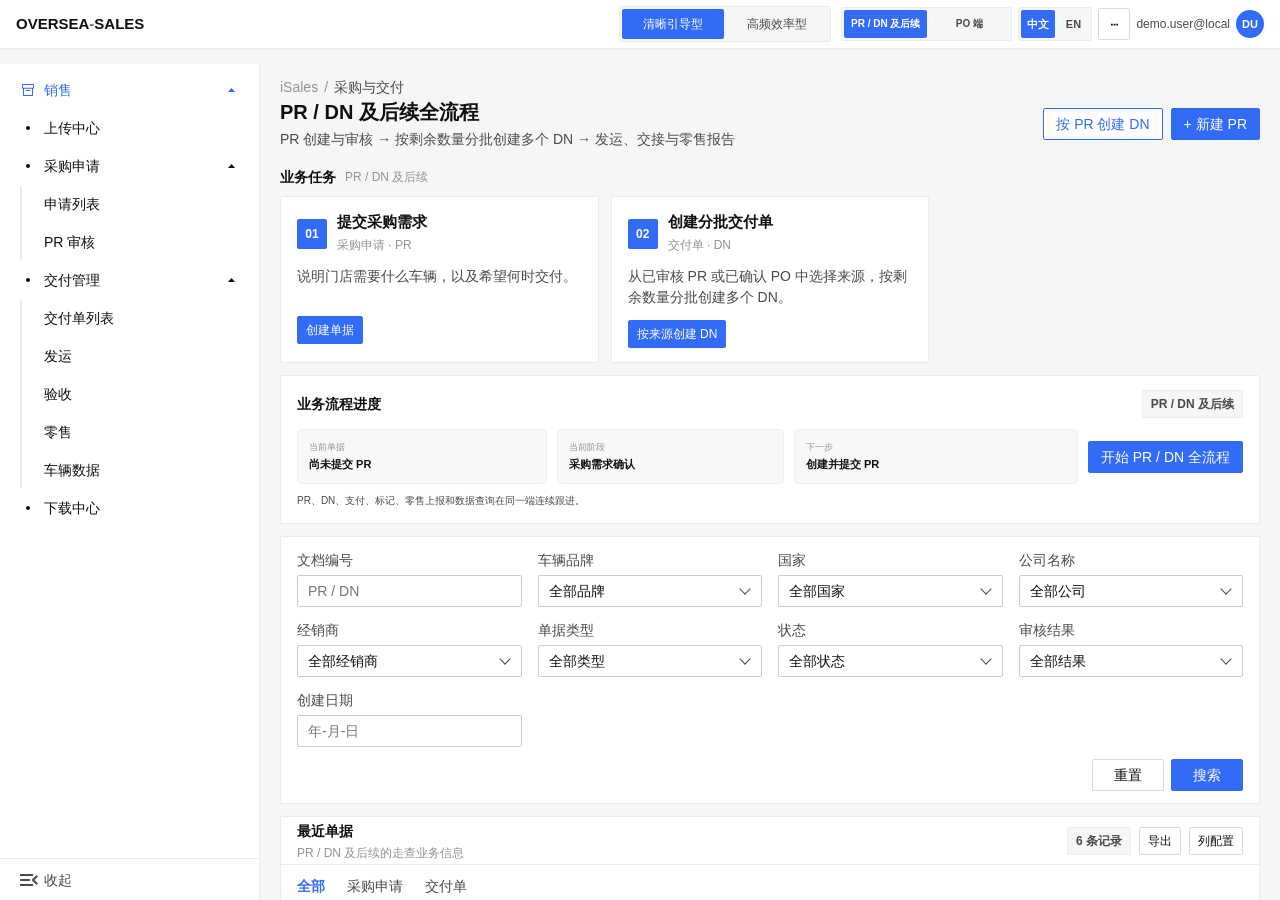
<file: oversea-sales-otd2-blue/index.html>
<!doctype html>
<html lang="zh-CN" data-zds-theme="otd2-blue" data-zds-shape="compact">
<head>
  <meta charset="utf-8" />
  <meta name="viewport" content="width=device-width, initial-scale=1" />
  <meta name="color-scheme" content="light" />
  <link rel="icon" href="data:," />
  <title>OVERSEA-SALES · OTD 2.0 Blue Demo</title>
  <style>
    /*
      ZDS provenance
      - Source: design-kits/overseas-zds-web
      - Baseline source: Sunset + Classic; final review layer overrides it with OTD 2.0 Blue + Compact
      - Component semantics: Button / Select / Input / Tabs / Table / Drawer / Modal / Toast
      - This standalone file inlines the approved semantic tokens so it can run by double-click.
    */
    :root {
      --zds-color-brand-primary: #ff5841;
      --zds-color-brand-primary-hover: #ff7a62;
      --zds-color-brand-primary-pressed: #d23628;
      --zds-color-brand-primary-active: #ffefe8;
      --zds-color-brand-secondary: #0f0f0f;
      --zds-color-brand-secondary-hover: #3c3c3c;
      --zds-color-text-primary: #0f0f0f;
      --zds-color-text-secondary: #4a4a4a;
      --zds-color-text-tertiary: #939393;
      --zds-color-text-disabled: #b2b2b2;
      --zds-color-text-link: #ff5841;
      --zds-color-border-primary: #cccccc;
      --zds-color-border-secondary: #dbdbdb;
      --zds-color-divider-primary: #ebebeb;
      --zds-color-divider-secondary: #f5f6f7;
      --zds-color-bg-primary: #ffffff;
      --zds-color-bg-secondary: #f5f6f7;
      --zds-color-bg-hover: #1d1d1e0f;
      --zds-color-bg-pressed: #1d1d1e1f;
      --zds-color-bg-disabled: #1d1d1e14;
      --zds-color-overlay-primary: #00000080;
      --zds-color-overlay-loading: #ffffff99;
      --zds-color-support-info: #3e5fe5;
      --zds-color-support-info-active: #e8f0ff;
      --zds-color-support-success: #23a847;
      --zds-color-support-success-active: #e8ffea;
      --zds-color-support-warning: #f89402;
      --zds-color-support-warning-active: #fff9e8;
      --zds-color-support-danger: #d2211e;
      --zds-color-support-danger-active: #ffece8;
      --zds-shadow-popover: 0 8px 24px rgba(15, 15, 15, .12);
      --zds-font-family: "PingFang SC", "Inter", "Segoe UI", Arial, sans-serif;
      --zds-radius-s: 4px;
      --zds-radius-m: 4px;
      --zds-radius-l: 8px;
      --zds-padding-s: 8px;
      --zds-layout-content-horizontal: 20px;
      --zds-layout-content-vertical: 16px;
      --zds-space-1: 4px;
      --zds-space-2: 8px;
      --zds-space-3: 12px;
      --zds-space-4: 16px;
      --zds-space-5: 20px;
      --zds-space-6: 24px;
      --zds-space-7: 28px;
      --zds-space-8: 32px;
      --sidebar-width: 200px;
      --header-height: 56px;
    }

    * { box-sizing: border-box; }
    html, body { width: 100%; height: 100%; margin: 0; }
    body {
      overflow: hidden;
      color: var(--zds-color-text-primary);
      background: var(--zds-color-bg-secondary);
      font-family: var(--zds-font-family);
      font-size: 14px;
      line-height: 22px;
      -webkit-font-smoothing: antialiased;
    }
    button, input, select, textarea { font: inherit; color: inherit; }
    button { cursor: pointer; }
    button:focus-visible, input:focus-visible, select:focus-visible, textarea:focus-visible {
      outline: 2px solid var(--zds-color-brand-primary);
      outline-offset: 1px;
    }
    svg { display: block; }
    .hidden { display: none !important; }

    .app-shell { display: grid; grid-template-columns: var(--sidebar-width) 1fr; grid-template-rows: var(--header-height) 1fr; width: 100%; height: 100%; }
    .topbar {
      grid-column: 1 / -1;
      position: relative;
      z-index: 30;
      display: flex;
      align-items: center;
      height: var(--header-height);
      padding: 0 var(--zds-layout-content-horizontal);
      background: var(--zds-color-bg-primary);
      border-bottom: 1px solid var(--zds-color-divider-primary);
    }
    .brand { width: calc(var(--sidebar-width) - var(--zds-layout-content-horizontal)); font-size: 17px; font-weight: 700; letter-spacing: .2px; }
    .brand span { color: var(--zds-color-brand-primary); }
    .business-switcher {
      display: inline-flex; align-items: center; gap: var(--zds-space-2); height: 34px; padding: 0 var(--zds-space-3);
      border: 1px solid transparent; background: transparent; border-radius: var(--zds-radius-s); font-weight: 500;
    }
    .business-switcher:hover { background: var(--zds-color-bg-hover); }
    .top-spacer { flex: 1; }
    .local-badge {
      display: inline-flex; align-items: center; gap: var(--zds-space-1); height: 24px; margin-right: var(--zds-space-3); padding: 0 var(--zds-padding-s);
      color: #8c2c20; background: var(--zds-color-brand-primary-active); border: 1px solid #ffc9bc; border-radius: var(--zds-radius-s);
      font-size: 11px; font-weight: 600; letter-spacing: .3px;
    }
    .local-badge::before { content: ""; width: 6px; height: 6px; border-radius: 50%; background: var(--zds-color-brand-primary); }
    .top-icon {
      display: grid; place-items: center; width: 34px; height: 34px; margin-left: var(--zds-space-1); border: 0; background: transparent; border-radius: var(--zds-radius-s);
    }
    .top-icon:hover { background: var(--zds-color-bg-hover); }
    .account {
      display: flex; align-items: center; gap: var(--zds-space-2); height: 40px; margin-left: var(--zds-space-2); padding-left: var(--zds-space-3);
      border-left: 1px solid var(--zds-color-divider-primary); color: var(--zds-color-text-secondary); font-size: 12px;
    }
    .avatar { display: grid; place-items: center; width: 26px; height: 26px; border-radius: 50%; background: #efefef; color: #333; font-weight: 700; }

    .sidebar {
      grid-row: 2;
      overflow: auto;
      background: var(--zds-color-bg-primary);
      border-right: 1px solid var(--zds-color-divider-primary);
      scrollbar-width: thin;
    }
    .nav { padding: var(--zds-space-5) var(--zds-space-2) var(--zds-space-6); }
    .nav-section { margin: 2px 0; }
    .nav-parent, .nav-item {
      position: relative; display: flex; align-items: center; width: 100%; min-height: 44px; border: 0; border-radius: var(--zds-radius-s);
      background: transparent; text-align: left; color: var(--zds-color-text-secondary);
    }
    .nav-parent { padding: 0 var(--zds-space-3); font-weight: 600; }
    .nav-parent:hover, .nav-item:hover { background: var(--zds-color-bg-hover); color: var(--zds-color-text-primary); }
    .nav-parent .chevron { margin-left: auto; transition: transform .18s ease; }
    .nav-section.open .nav-parent .chevron { transform: rotate(90deg); }
    .nav-children { display: none; padding: var(--zds-space-1) 0 var(--zds-space-2) var(--zds-space-6); }
    .nav-section.open .nav-children { display: block; }
    .nav-item { min-height: 40px; padding: var(--zds-space-2) var(--zds-space-3); line-height: 22px; font-size: 14px; }
    .nav-item.active { color: var(--zds-color-brand-primary); background: var(--zds-color-brand-primary-active); font-weight: 600; }
    .nav-item.active::before { content: ""; position: absolute; left: 0; top: 10px; bottom: 10px; width: 2px; background: var(--zds-color-brand-primary); }
    .scope-code { margin-left: auto; color: var(--zds-color-text-tertiary); font-size: 10px; font-weight: 500; }
    .nav-parent.is-scope .scope-code { padding: 0 var(--zds-space-1); background: #f2f2f2; border-radius: var(--zds-radius-s); }

    .workspace { grid-column: 2; grid-row: 2; min-width: 0; min-height: 0; overflow: hidden; }
    .page-scroll { height: 100%; overflow: auto; padding: var(--zds-layout-content-vertical) var(--zds-layout-content-horizontal) 80px; }
    .page-scroll.without-footer { padding-bottom: var(--zds-space-6); }
    .breadcrumb { display: flex; align-items: center; gap: var(--zds-space-1); color: var(--zds-color-text-tertiary); font-size: 12px; line-height: 20px; }
    .breadcrumb .current { color: var(--zds-color-text-secondary); }
    .page-heading { display: flex; align-items: center; min-height: 48px; }
    .page-heading h1 { margin: 0; font-size: 20px; line-height: 28px; font-weight: 600; }
    .heading-actions { display: flex; gap: 8px; margin-left: auto; }

    .zds-button {
      display: inline-flex; align-items: center; justify-content: center; gap: var(--zds-space-1); min-width: 72px; height: 34px; padding: 0 var(--zds-space-3);
      border: 1px solid var(--zds-color-border-secondary); border-radius: var(--zds-radius-s); background: var(--zds-color-bg-primary); color: var(--zds-color-text-primary);
      white-space: nowrap; transition: background .12s, border-color .12s, color .12s;
    }
    .zds-button:hover { background: var(--zds-color-bg-hover); border-color: var(--zds-color-border-primary); }
    .zds-button:active { background: var(--zds-color-bg-pressed); }
    .zds-button.primary { border-color: var(--zds-color-brand-secondary); background: var(--zds-color-brand-secondary); color: #fff; }
    .zds-button.primary:hover { background: var(--zds-color-brand-secondary-hover); }
    .zds-button.link { min-width: 0; height: auto; padding: 0; border: 0; background: transparent; color: var(--zds-color-text-link); }
    .zds-button.link:hover { color: var(--zds-color-brand-primary-hover); }
    .zds-button.danger { color: var(--zds-color-support-danger); }
    .zds-button.small { min-width: 0; height: 28px; padding: 0 var(--zds-space-2); font-size: 12px; }
    .zds-button.icon-only { min-width: 34px; width: 34px; padding: 0; }
    .zds-button:disabled { cursor: not-allowed; color: var(--zds-color-text-disabled); background: var(--zds-color-bg-disabled); border-color: transparent; }

    .surface { background: var(--zds-color-bg-primary); border: 1px solid var(--zds-color-divider-primary); }
    .filters { padding: var(--zds-space-5); }
    .filter-grid { display: grid; grid-template-columns: repeat(4, minmax(150px, 1fr)); gap: var(--zds-space-7) var(--zds-space-4); }
    .field { min-width: 0; }
    .field label { display: block; min-height: 20px; margin-bottom: 4px; color: var(--zds-color-text-secondary); font-size: 14px; line-height: 20px; }
    .required::before { content: "*"; margin-right: var(--zds-space-1); color: var(--zds-color-support-danger); }
    .control { position: relative; }
    .control input, .control select, .control textarea {
      width: 100%; min-width: 0; height: 34px; padding: 0 32px 0 var(--zds-space-3); border: 1px solid var(--zds-color-border-secondary); border-radius: var(--zds-radius-s);
      outline: none; background: var(--zds-color-bg-primary); transition: border-color .12s, box-shadow .12s;
    }
    .control textarea { height: 68px; padding: var(--zds-space-2) var(--zds-space-3); resize: vertical; }
    .control input:hover, .control select:hover, .control textarea:hover { border-color: var(--zds-color-border-primary); }
    .control input:focus, .control select:focus, .control textarea:focus { border-color: var(--zds-color-brand-primary); box-shadow: 0 0 0 2px rgba(255, 88, 65, .12); }
    .control input[readonly] { color: var(--zds-color-text-secondary); background: #f7f7f7; }
    .control select { appearance: none; }
    .select-arrow { position: absolute; right: var(--zds-space-3); top: 50%; width: 8px; height: 8px; margin-top: -6px; border-right: 1px solid #666; border-bottom: 1px solid #666; transform: rotate(45deg); pointer-events: none; }
    .field.invalid input, .field.invalid select, .field.invalid textarea { border-color: var(--zds-color-support-danger); }
    .field-error { display: none; margin-top: 4px; color: var(--zds-color-support-danger); font-size: 11px; line-height: 16px; }
    .field.invalid .field-error { display: block; }
    .field-hint { margin-top: 4px; color: var(--zds-color-text-tertiary); font-size: 11px; }
    .filter-actions { display: flex; align-items: end; justify-content: flex-end; gap: 8px; min-height: 58px; }
    .more-link { display: inline-flex; align-items: center; gap: var(--zds-space-1); height: 34px; padding: 0 var(--zds-space-1); border: 0; background: transparent; color: var(--zds-color-text-link); }
    .filter-more { display: none; grid-column: 1 / -1; grid-template-columns: repeat(4, minmax(150px, 1fr)); gap: var(--zds-space-7) var(--zds-space-4); }
    .filter-more.open { display: grid; }

    .data-section { margin-top: var(--zds-space-3); }
    .section-toolbar { display: flex; align-items: center; min-height: 56px; padding: 0 var(--zds-space-5); border-bottom: 1px solid var(--zds-color-divider-primary); }
    .tabs { display: flex; align-self: stretch; gap: var(--zds-space-6); }
    .tab {
      position: relative; display: inline-flex; align-items: center; padding: 0 var(--zds-space-1); border: 0; background: transparent; color: var(--zds-color-text-secondary); font-weight: 500;
    }
    .tab.active { color: var(--zds-color-text-primary); }
    .tab.active::after { content: ""; position: absolute; left: 0; right: 0; bottom: -1px; height: 2px; background: var(--zds-color-brand-primary); }
    .toolbar-actions { display: flex; align-items: center; gap: 8px; margin-left: auto; }
    .record-count { margin-left: 12px; color: var(--zds-color-text-tertiary); font-size: 12px; }

    .table-wrap { position: relative; min-width: 0; }
    .table-scroll { overflow: auto; max-height: calc(100vh - 350px); scrollbar-color: #c8c8c8 #f3f3f3; scrollbar-width: thin; }
    table { width: max-content; min-width: 100%; border-collapse: separate; border-spacing: 0; table-layout: fixed; font-size: 14px; line-height: 22px; }
    th, td {
      padding: 0 var(--zds-space-4); border-right: 1px solid var(--zds-color-divider-primary); border-bottom: 1px solid var(--zds-color-divider-primary);
      background: #fff; text-align: left; white-space: nowrap; overflow: hidden; text-overflow: ellipsis; vertical-align: middle;
    }
    th {
      position: sticky; top: 0; z-index: 5; height: 44px; background: #f5f6f7; color: var(--zds-color-text-secondary); font-weight: 500;
      user-select: none;
    }
    td { height: 52px; }
    tbody tr:hover td { background: #fafafa; }
    th.sticky-left, td.sticky-left { position: sticky; z-index: 4; box-shadow: 1px 0 0 var(--zds-color-divider-primary); }
    th.sticky-left { z-index: 8; background: #f5f6f7; }
    td.sticky-left { background: #fff; }
    tbody tr:hover td.sticky-left { background: #fafafa; }
    th.sticky-right, td.sticky-right { position: sticky; right: 0; z-index: 4; box-shadow: -1px 0 0 var(--zds-color-divider-primary); }
    th.sticky-right { z-index: 8; background: #f5f6f7; }
    td.sticky-right { background: #fff; }
    tbody tr:hover td.sticky-right { background: #fafafa; }
    .cell-actions { display: flex; align-items: center; gap: var(--zds-space-4); }
    .cell-link { padding: 0; border: 0; background: transparent; color: var(--zds-color-text-link); font-size: 14px; }
    .status { display: inline-flex; align-items: center; gap: var(--zds-space-2); }
    .status::before { content: ""; width: 6px; height: 6px; border-radius: 50%; background: var(--zds-color-text-tertiary); }
    .status.pending::before { background: var(--zds-color-support-warning); }
    .status.success::before { background: var(--zds-color-support-success); }
    .status.danger::before { background: var(--zds-color-support-danger); }
    .checkbox { width: 14px; height: 14px; margin: 0; accent-color: var(--zds-color-brand-primary); }
    .table-qty-input { width: 56px; height: 28px; padding: 0 var(--zds-space-2); border: 1px solid var(--zds-color-border-secondary); border-radius: var(--zds-radius-s); }
    .table-empty { display: grid; place-items: center; min-height: 208px; color: var(--zds-color-text-tertiary); }
    .pagination { display: flex; align-items: center; justify-content: flex-end; gap: var(--zds-space-1); height: 60px; padding: 0 var(--zds-space-5); color: var(--zds-color-text-secondary); }
    .page-btn { display: grid; place-items: center; min-width: 28px; height: 28px; padding: 0 var(--zds-space-2); border: 1px solid var(--zds-color-divider-primary); background: #fff; border-radius: var(--zds-radius-s); }
    .page-btn.active { color: #fff; background: var(--zds-color-brand-secondary); border-color: var(--zds-color-brand-secondary); }

    .selected-goods .table-scroll { max-height: 344px; min-height: 240px; }
    .selected-goods td { height: 48px; }
    .resize-handle { position: absolute; top: 0; right: -4px; z-index: 10; width: 8px; height: 100%; cursor: col-resize; }
    .resize-handle::after { content: ""; position: absolute; top: 8px; bottom: 8px; left: 4px; width: 1px; background: transparent; }
    th:hover .resize-handle::after, .resize-handle.dragging::after { background: var(--zds-color-brand-primary); }
    body.resizing, body.resizing * { cursor: col-resize !important; user-select: none !important; }
    .scroll-tip { display: flex; align-items: center; gap: var(--zds-space-1); height: 32px; padding: 0 var(--zds-space-4); color: var(--zds-color-text-tertiary); background: #fafafa; border-top: 1px solid var(--zds-color-divider-primary); font-size: 12px; }

    .form-section { margin-top: var(--zds-space-4); }
    .accordion-title {
      display: flex; align-items: center; width: 100%; height: 56px; padding: 0 var(--zds-space-5); border: 0; background: #fff; text-align: left; font-weight: 600;
    }
    .accordion-title:hover { background: #fafafa; }
    .accordion-title .chevron { margin-left: auto; transition: transform .18s; }
    .accordion.collapsed .accordion-title .chevron { transform: rotate(-90deg); }
    .accordion-body { padding: var(--zds-space-6) var(--zds-layout-content-horizontal); border-top: 1px solid var(--zds-color-divider-primary); }
    .accordion.collapsed .accordion-body { display: none; }
    .form-grid { display: grid; grid-template-columns: repeat(3, minmax(180px, 1fr)); gap: var(--zds-space-6) var(--zds-space-6); }
    .form-grid + .subsection-title { margin-top: var(--zds-space-5); }
    .subsection-title { margin: 0 0 var(--zds-space-3); color: var(--zds-color-text-primary); font-size: 13px; font-weight: 600; }
    .span-2 { grid-column: span 2; }
    .span-3 { grid-column: 1 / -1; }
    .summary-cell { min-height: 60px; padding: var(--zds-space-2) var(--zds-space-3); background: #f7f7f7; border: 1px solid var(--zds-color-divider-primary); border-radius: var(--zds-radius-s); }
    .summary-cell strong { display: block; margin-top: 4px; font-size: 15px; }

    .action-footer {
      position: absolute; left: var(--sidebar-width); right: 0; bottom: 0; z-index: 20; display: flex; align-items: center; justify-content: flex-end; gap: 8px;
      height: 64px; padding: 0 var(--zds-layout-content-horizontal); background: rgba(255,255,255,.96); border-top: 1px solid var(--zds-color-divider-primary); backdrop-filter: blur(8px);
    }
    .footer-note { margin-right: auto; color: var(--zds-color-text-tertiary); font-size: 11px; }

    .detail-status { display: flex; align-items: center; gap: 12px; margin: 4px 0 12px; }
    .detail-status h1 { margin: 0; font-size: 20px; font-weight: 600; }
    .status-pill { display: inline-flex; align-items: center; height: 24px; padding: 0 var(--zds-space-2); background: var(--zds-color-support-success-active); color: #147733; border-radius: var(--zds-radius-s); font-size: 11px; }
    .timeline { display: grid; grid-template-columns: repeat(5, 1fr); min-height: 92px; padding: 20px 24px 12px; }
    .timeline-step { position: relative; text-align: center; color: var(--zds-color-text-tertiary); font-size: 11px; }
    .timeline-step::before { content: ""; position: absolute; left: 0; right: 0; top: 8px; height: 1px; background: var(--zds-color-divider-primary); }
    .timeline-step:first-child::before { left: 50%; }
    .timeline-step:last-child::before { right: 50%; }
    .timeline-dot { position: relative; z-index: 2; width: 16px; height: 16px; margin: 0 auto 8px; border: 4px solid #fff; border-radius: 50%; background: #ccc; box-shadow: 0 0 0 1px #ccc; }
    .timeline-step.done .timeline-dot { background: var(--zds-color-support-success); box-shadow: 0 0 0 1px var(--zds-color-support-success); }
    .timeline-step.active .timeline-dot { background: var(--zds-color-brand-primary); box-shadow: 0 0 0 1px var(--zds-color-brand-primary); }
    .timeline-step strong { display: block; margin-bottom: var(--zds-space-1); color: var(--zds-color-text-secondary); font-weight: 500; }
    .detail-tabs { min-height: 56px; padding: 0 var(--zds-space-5); border-bottom: 1px solid var(--zds-color-divider-primary); }
    .detail-panel { padding: var(--zds-space-6) var(--zds-layout-content-horizontal); }
    .info-grid { display: grid; grid-template-columns: repeat(4, minmax(150px, 1fr)); gap: var(--zds-space-6) var(--zds-space-8); }
    .info-item dt { margin-bottom: var(--zds-space-1); color: var(--zds-color-text-tertiary); font-size: 11px; }
    .info-item dd { margin: 0; color: var(--zds-color-text-primary); line-height: 20px; }

    .drawer-mask, .modal-mask { position: fixed; inset: 0; z-index: 80; background: var(--zds-color-overlay-primary); opacity: 0; pointer-events: none; transition: opacity .18s; }
    .drawer-mask.open, .modal-mask.open { opacity: 1; pointer-events: auto; }
    .drawer {
      position: fixed; top: 0; right: 0; z-index: 90; display: flex; flex-direction: column; width: 400px; max-width: 92vw; height: 100%; background: #fff;
      box-shadow: var(--zds-shadow-popover); transform: translateX(102%); transition: transform .2s ease;
    }
    .drawer.open { transform: translateX(0); }
    .drawer-header { display: flex; align-items: center; height: 56px; padding: 0 var(--zds-layout-content-horizontal); border-bottom: 1px solid var(--zds-color-divider-primary); }
    .drawer-header h2 { margin: 0; font-size: 16px; font-weight: 600; }
    .drawer-header button { margin-left: auto; }
    .drawer-body { flex: 1; overflow: auto; padding: var(--zds-space-4) var(--zds-layout-content-horizontal); }
    .drawer-footer { display: flex; align-items: center; justify-content: space-between; gap: var(--zds-space-2); height: 60px; padding: 0 var(--zds-layout-content-horizontal); border-top: 1px solid var(--zds-color-divider-primary); }
    .drawer-footer-right { display: flex; gap: 8px; }
    .drawer-intro { margin: 0 0 var(--zds-space-3); color: var(--zds-color-text-secondary); font-size: 12px; line-height: 20px; }
    .column-list { border-top: 1px solid var(--zds-color-divider-primary); }
    .column-item { display: flex; align-items: center; min-height: 40px; border-bottom: 1px solid var(--zds-color-divider-primary); }
    .column-item label { display: flex; align-items: center; gap: var(--zds-space-2); flex: 1; cursor: pointer; }
    .column-item .fixed-tag { color: var(--zds-color-text-tertiary); font-size: 11px; }

    .demo-panel { width: 360px; }
    .demo-section { margin-bottom: var(--zds-space-5); }
    .demo-section h3 { margin: 0 0 var(--zds-space-2); font-size: 12px; font-weight: 600; }
    .segmented { display: grid; grid-template-columns: repeat(2, 1fr); gap: var(--zds-space-2); }
    .segment { min-height: 34px; padding: var(--zds-space-1) var(--zds-space-2); border: 1px solid var(--zds-color-divider-primary); background: #fff; border-radius: var(--zds-radius-s); text-align: center; font-size: 12px; }
    .segment:hover { background: var(--zds-color-bg-hover); }
    .segment.active { border-color: var(--zds-color-brand-primary); background: var(--zds-color-brand-primary-active); color: #9c2f21; }
    .demo-note { padding: var(--zds-space-2) var(--zds-space-3); color: #795000; background: var(--zds-color-support-warning-active); border-left: 2px solid var(--zds-color-support-warning); line-height: 20px; font-size: 11px; }

    .requirement-list { margin: 0; padding: 0; list-style: none; }
    .requirement-list li { padding: var(--zds-space-3) 0; border-bottom: 1px solid var(--zds-color-divider-primary); line-height: 20px; }
    .requirement-list strong { display: block; margin-bottom: var(--zds-space-1); font-size: 12px; }
    .fact { color: #147733; }
    .assumption { color: #9a6100; }
    .pending { color: var(--zds-color-support-danger); }

    .modal {
      position: fixed; left: 50%; top: 50%; z-index: 100; width: 420px; max-width: calc(100vw - 32px); background: #fff; box-shadow: var(--zds-shadow-popover);
      transform: translate(-50%, -46%) scale(.98); opacity: 0; pointer-events: none; transition: opacity .16s, transform .16s;
    }
    .modal.open { opacity: 1; pointer-events: auto; transform: translate(-50%, -50%) scale(1); }
    .modal-head { display: flex; align-items: center; height: 56px; padding: 0 var(--zds-layout-content-horizontal); border-bottom: 1px solid var(--zds-color-divider-primary); }
    .modal-head h2 { margin: 0; font-size: 16px; font-weight: 600; }
    .modal-head button { margin-left: auto; }
    .modal-body { display: flex; gap: var(--zds-space-3); padding: var(--zds-space-5); }
    .error-icon { display: grid; place-items: center; flex: 0 0 34px; width: 34px; height: 34px; border-radius: 50%; background: var(--zds-color-support-danger-active); color: var(--zds-color-support-danger); font-weight: 700; }
    .modal-copy h3 { margin: 0 0 var(--zds-space-2); font-size: 14px; }
    .modal-copy p { margin: 0; color: var(--zds-color-text-secondary); line-height: 20px; }
    .modal-actions { display: flex; justify-content: flex-end; gap: var(--zds-space-2); padding: 0 var(--zds-space-5) var(--zds-space-5); }

    .loading-layer { position: fixed; inset: var(--header-height) 0 0 var(--sidebar-width); z-index: 70; display: none; place-items: center; background: var(--zds-color-overlay-loading); backdrop-filter: blur(1px); }
    .loading-layer.open { display: grid; }
    .loading-card { display: flex; align-items: center; gap: var(--zds-space-3); padding: var(--zds-space-3) var(--zds-space-4); background: #fff; box-shadow: var(--zds-shadow-popover); }
    .spinner { width: 20px; height: 20px; border: 2px solid #ddd; border-top-color: var(--zds-color-brand-primary); border-radius: 50%; animation: spin .8s linear infinite; }
    @keyframes spin { to { transform: rotate(360deg); } }
    .toast-stack { position: fixed; top: 72px; right: var(--zds-space-4); z-index: 120; display: grid; gap: var(--zds-space-2); pointer-events: none; }
    .toast { min-width: 280px; max-width: 390px; padding: var(--zds-space-3) var(--zds-space-4); color: #fff; background: #262626; box-shadow: var(--zds-shadow-popover); animation: toast-in .18s ease-out; }
    .toast.success { background: #176e31; }
    .toast.error { background: #9e211f; }
    @keyframes toast-in { from { opacity: 0; transform: translateY(-8px); } }

    .empty-goods { display: grid; place-items: center; min-height: 280px; text-align: center; }
    .empty-art-image { display: block; width: 240px; height: 146px; margin: 0 auto 4px; object-fit: contain; }
    .empty-goods p { margin: 0 0 12px; color: var(--zds-color-text-tertiary); }

    @media (min-width: 1441px) {
      :root { --sidebar-width: 224px; }
    }

    @media (max-width: 1180px) {
      :root { --sidebar-width: 180px; }
      .filter-grid, .filter-more { grid-template-columns: repeat(3, minmax(140px, 1fr)); }
      .form-grid { grid-template-columns: repeat(2, minmax(180px, 1fr)); }
      .span-3 { grid-column: 1 / -1; }
      .info-grid { grid-template-columns: repeat(3, minmax(140px, 1fr)); }
      .account-copy { display: none; }
    }
  </style>
</head>
<body>
  <div class="app-shell">
    <header class="topbar">
      <div class="brand">OVERSEA<span>-</span>SALES</div>
      <button class="business-switcher" type="button" aria-label="切换业务">
        <span>极氪国际</span>
        <svg width="12" height="12" viewBox="0 0 12 12" aria-hidden="true"><path d="m3 4.5 3 3 3-3" fill="none" stroke="currentColor" stroke-linecap="round" stroke-linejoin="round"/></svg>
      </button>
      <div class="top-spacer"></div>
      <span class="local-badge">LOCAL DEMO · NO UAT WRITE</span>
      <button class="top-icon" id="requirementBtn" type="button" title="需求与交互说明" aria-label="需求与交互说明">
        <svg width="18" height="18" viewBox="0 0 20 20" aria-hidden="true"><path d="M5 2.5h7l3 3v12H5zM8 9h5M8 12h5M8 15h3" fill="none" stroke="currentColor" stroke-linecap="round" stroke-linejoin="round"/></svg>
      </button>
      <button class="top-icon" id="demoBtn" type="button" title="演示控制" aria-label="打开演示控制">
        <svg width="18" height="18" viewBox="0 0 20 20" aria-hidden="true"><path d="M4 5h12M4 10h12M4 15h12M7 3v4M13 8v4M9 13v4" fill="none" stroke="currentColor" stroke-linecap="round"/></svg>
      </button>
      <button class="top-icon" type="button" title="语言">
        <svg width="18" height="18" viewBox="0 0 20 20" aria-hidden="true"><circle cx="10" cy="10" r="7.5" fill="none" stroke="currentColor"/><path d="M2.8 10h14.4M10 2.5c2 2.1 3 4.6 3 7.5s-1 5.4-3 7.5c-2-2.1-3-4.6-3-7.5s1-5.4 3-7.5Z" fill="none" stroke="currentColor"/></svg>
      </button>
      <div class="account">
        <span class="avatar">DU</span>
        <span class="account-copy">demo@zeekr.local</span>
      </div>
    </header>

    <aside class="sidebar" aria-label="主导航">
      <nav class="nav">
        <div class="nav-section">
          <button class="nav-parent" type="button">

            <span>Delivery Mgmt Poseidon</span><svg class="chevron" width="12" height="12" viewBox="0 0 12 12"><path d="m4.5 3 3 3-3 3" fill="none" stroke="currentColor"/></svg>
          </button>
          <div class="nav-children"><button class="nav-item" type="button">Order Delivery</button><button class="nav-item" type="button">Sales Returns</button></div>
        </div>
        <div class="nav-section"><button class="nav-parent" type="button"><span>Forecast</span></button></div>
        <div class="nav-section"><button class="nav-parent" type="button"><span>Vehicle Data Platform</span></button></div>
        <div class="nav-section"><button class="nav-parent" type="button"><span>Download Center</span></button></div>

        <div class="nav-section open">
          <button class="nav-parent is-scope" type="button">

            <span>Procurement Mgmt</span><span class="scope-code">P</span><svg class="chevron" width="12" height="12" viewBox="0 0 12 12"><path d="m4.5 3 3 3-3 3" fill="none" stroke="currentColor"/></svg>
          </button>
          <div class="nav-children">
            <button class="nav-item" type="button">Create New Order<br>(Commercial Car)</button>
            <button class="nav-item" type="button">Create New Order<br>(Non-Commercial Car)</button>
            <button class="nav-item" type="button">Order</button>
            <button class="nav-item" type="button">Drafts Order</button>
          </div>
        </div>

        <div class="nav-section open" id="purchaseNav">
          <button class="nav-parent is-scope" type="button">

            <span>Purchase Request</span><span class="scope-code">PPR</span><svg class="chevron" width="12" height="12" viewBox="0 0 12 12"><path d="m4.5 3 3 3-3 3" fill="none" stroke="currentColor"/></svg>
          </button>
          <div class="nav-children">
            <button class="nav-item" type="button">Mgmt Pre-allocation</button>
            <button class="nav-item" id="navCreate" type="button">Create New Purchase Request</button>
            <button class="nav-item" type="button">Mgmt Purchase Request</button>
            <button class="nav-item active" id="navList" type="button">Purchase Request</button>
            <button class="nav-item" type="button">Dealer Drafts Order</button>
          </div>
        </div>
        <div class="nav-section"><button class="nav-parent" type="button"><span>Upload Center</span></button></div>
        <div class="nav-section"><button class="nav-parent" type="button"><span>Vehicle Mgmt</span></button></div>
        <div class="nav-section"><button class="nav-parent" type="button"><span>System Config</span></button></div>
        <div class="nav-section">
          <button class="nav-parent is-scope" type="button"><span>Delivery Mgmt</span><span class="scope-code">DN</span></button>
        </div>
      </nav>
    </aside>

    <main class="workspace" id="workspace" aria-live="polite"></main>
    <div class="action-footer hidden" id="actionFooter"></div>
  </div>

  <div class="drawer-mask" id="drawerMask"></div>
  <aside class="drawer" id="columnDrawer" aria-modal="true" aria-labelledby="columnDrawerTitle">
    <div class="drawer-header"><h2 id="columnDrawerTitle">Display Columns</h2><button class="zds-button icon-only" type="button" data-close-drawer aria-label="关闭">×</button></div>
    <div class="drawer-body">
      <p class="drawer-intro">勾选需要显示的字段。Goods Code 与 Action 为流程关键列，固定保留；设置只保存在当前浏览器会话。</p>
      <div class="column-list" id="columnList"></div>
    </div>
    <div class="drawer-footer">
      <button class="zds-button link" id="restoreColumns" type="button">Restore Default</button>
      <div class="drawer-footer-right"><button class="zds-button" type="button" data-close-drawer>Cancel</button><button class="zds-button primary" id="applyColumns" type="button">Apply</button></div>
    </div>
  </aside>

  <aside class="drawer demo-panel" id="demoDrawer" aria-modal="true" aria-labelledby="demoDrawerTitle">
    <div class="drawer-header"><h2 id="demoDrawerTitle">Demo Control</h2><button class="zds-button icon-only" type="button" data-close-drawer aria-label="关闭">×</button></div>
    <div class="drawer-body">
      <div class="demo-section"><h3>提交场景</h3><div class="segmented" id="scenarioSegments"></div></div>
      <div class="demo-section"><h3>市场 / 字段数量</h3><div class="segmented" id="marketSegments"></div></div>
      <div class="demo-section"><h3>状态语言</h3><div class="segmented" id="localeSegments"></div></div>
      <div class="demo-section"><h3>商品区状态</h3><div class="segmented" id="goodsSegments"></div></div>
      <div class="demo-note">所有数据均在当前 HTML 内存中模拟。操作不会请求 UAT，也不会保存账号、密码或真实业务数据。</div>
    </div>
    <div class="drawer-footer"><span></span><button class="zds-button primary" type="button" data-close-drawer>Done</button></div>
  </aside>

  <aside class="drawer" id="requirementDrawer" aria-modal="true" aria-labelledby="requirementDrawerTitle">
    <div class="drawer-header"><h2 id="requirementDrawerTitle">需求与交互说明</h2><button class="zds-button icon-only" type="button" data-close-drawer aria-label="关闭">×</button></div>
    <div class="drawer-body">
      <p class="drawer-intro">本页区分现网已核对规则、为了演示补充的设计假设，以及下一轮仍需确认的内容。</p>
      <ul class="requirement-list">
        <li><strong class="fact">已核对 · 页面骨架</strong>白色全局导航、紧凑侧栏、浅灰内容背景、Sunset 橙色激活态、黑色主按钮，来自当前 UAT 的 Purchase Request 页面。</li>
        <li><strong class="fact">已核对 · 创建顺序</strong>Selected Goods List、Order Information、CBU Delivery Info 与底部 Cancel / Save As Drafts / Submit Request 顺序来自现网。</li>
        <li><strong class="fact">已核对 · 表单字段</strong>Company Name、Country、Transaction With、Payment Term、Delivery Method、Dealer Store、Warehouse、Delivery Country / Province / City、Postal Code 等来自现网创建页。</li>
        <li><strong class="fact">已核对 · PPR 列表</strong>筛选项、PR View、Export、New Request 及 Purchase Request 宽表的主要字段来自现网。</li>
        <li><strong class="assumption">设计假设 · 商品列</strong>商品宽表组合了现网 Pre-allocation 已出现的 PNO18、车型、配置字段，并补充数量、单价、金额与行操作，以便第一轮演示完整编辑。</li>
        <li><strong class="assumption">设计假设 · P / PPR / DN</strong>保留现网英文菜单名称，并用小标签标记三类演示入口，避免改变原有信息架构。</li>
        <li><strong class="assumption">设计假设 · 错误恢复</strong>字段校验、Network Error、Retry Success 采用纯前端状态机模拟，等待真实接口错误码和可重试规则。</li>
        <li><strong class="pending">待确认 · 业务规则</strong>不同市场的必填差异、商品列最终清单、金额精度、权限状态、审批节点文案和详情页可编辑范围。</li>
      </ul>
    </div>
    <div class="drawer-footer"><span></span><button class="zds-button primary" type="button" data-close-drawer>Close</button></div>
  </aside>

  <div class="modal-mask" id="modalMask"></div>
  <section class="modal" id="networkModal" role="dialog" aria-modal="true" aria-labelledby="networkTitle">
    <div class="modal-head"><h2 id="networkTitle">Network Error</h2><button class="zds-button icon-only" id="closeModal" type="button" aria-label="关闭">×</button></div>
    <div class="modal-body"><div class="error-icon">!</div><div class="modal-copy"><h3>Purchase Request could not be submitted</h3><p>The connection was interrupted. Your local edits are still here. Please retry when the network is available.</p></div></div>
    <div class="modal-actions"><button class="zds-button" id="modalCancel" type="button">Cancel</button><button class="zds-button primary" id="retrySubmit" type="button">Retry</button></div>
  </section>

  <div class="loading-layer" id="loadingLayer"><div class="loading-card"><span class="spinner"></span><span id="loadingText">Submitting request…</span></div></div>
  <div class="toast-stack" id="toastStack"></div>

  <script>
    (() => {
      const $ = (selector, root = document) => root.querySelector(selector);
      const $$ = (selector, root = document) => [...root.querySelectorAll(selector)];

      const state = {
        view: 'list',
        scenario: 'network',
        market: 'NL',
        locale: 'en',
        goodsMode: 'filled',
        validation: false,
        hiddenColumns: new Set(['assembly', 'tyre', 'optionalPackage']),
        pendingHiddenColumns: new Set(),
        widths: {},
        currentDetailStatus: 'Submitted Successfully'
      };

      const marketData = {
        NL: { country: 'Netherlands', company: 'Aurora Mobility B.V.', store: 'Amsterdam Experience Centre', currency: 'EUR', warehouse: 'EU Central Warehouse', city: 'Amsterdam', province: 'North Holland', postal: '1012 AB', delivery: 'Netherlands' },
        ES: { country: 'Spain', company: 'Iberia New Energy S.L.', store: 'Madrid Flagship Store', currency: 'EUR', warehouse: 'Madrid Vehicle Hub', city: 'Madrid', province: 'Community of Madrid', postal: '28042', delivery: 'Spain' },
        AE: { country: 'United Arab Emirates', company: 'Gulf Horizon Mobility LLC', store: 'Dubai Downtown Store', currency: 'AED', warehouse: 'Jebel Ali Vehicle Hub', city: 'Dubai', province: 'Dubai', postal: '00000', delivery: 'United Arab Emirates' }
      };

      const goods = [
        { goodsCode: 'ZK-001-24-EU-001', brand: 'ZEEKR', carType: 'Passenger Car', series: '001', marketing: '001 Long Range', modelYear: '2026', trim: 'Privilege AWD', year: '2026', purpose: 'Retail', exterior: 'Phantom Black', assembly: 'EU CBU', wheels: '21-inch Aero', tyre: 'Summer', interior: 'Stone Grey', optionalPackage: 'Comfort Pack', description: '001 Long Range AWD · EU specification', qty: 8, unitPrice: 57900 },
        { goodsCode: 'ZK-X-24-EU-003', brand: 'ZEEKR', carType: 'SUV', series: 'X', marketing: 'X Privilege', modelYear: '2026', trim: 'Privilege AWD', year: '2026', purpose: 'Retail', exterior: 'Palace Beige', assembly: 'EU CBU', wheels: '20-inch Aero', tyre: 'All Season', interior: 'Midnight Blue', optionalPackage: 'Tech Pack', description: 'X Privilege AWD · EU specification', qty: 12, unitPrice: 49490 },
        { goodsCode: 'ZK-7X-25-EU-008', brand: 'ZEEKR', carType: 'SUV', series: '7X', marketing: '7X Long Range', modelYear: '2026', trim: 'Performance AWD', year: '2026', purpose: 'Demo', exterior: 'Forest Green', assembly: 'EU CBU', wheels: '21-inch Sport', tyre: 'Summer', interior: 'Black / Green', optionalPackage: 'Tow Pack', description: '7X Performance AWD · demo vehicle', qty: 3, unitPrice: 62400 },
        { goodsCode: 'ZK-009-25-EU-004', brand: 'ZEEKR', carType: 'MPV', series: '009', marketing: '009 Grand', modelYear: '2026', trim: 'Grand AWD', year: '2026', purpose: 'Corporate', exterior: 'Crystal White', assembly: 'EU CBU', wheels: '20-inch Multi-spoke', tyre: 'All Season', interior: 'Nappa Sand', optionalPackage: 'Executive Pack', description: '009 Grand AWD · corporate mobility', qty: 2, unitPrice: 73900 },
        { goodsCode: 'ZK-001-24-EU-012', brand: 'ZEEKR', carType: 'Passenger Car', series: '001', marketing: '001 Performance', modelYear: '2026', trim: 'Performance AWD', year: '2026', purpose: 'Retail', exterior: 'Tech Grey', assembly: 'EU CBU', wheels: '22-inch Sport', tyre: 'Performance', interior: 'Black', optionalPackage: 'Performance Pack', description: '001 Performance AWD · EU specification', qty: 5, unitPrice: 64900 },
        { goodsCode: 'ZK-X-24-EU-021', brand: 'ZEEKR', carType: 'SUV', series: 'X', marketing: 'X Long Range', modelYear: '2026', trim: 'Long Range RWD', year: '2026', purpose: 'Retail', exterior: 'Mist Grey', assembly: 'EU CBU', wheels: '19-inch Aero', tyre: 'All Season', interior: 'Charcoal', optionalPackage: 'Winter Pack', description: 'X Long Range RWD · EU specification', qty: 10, unitPrice: 44990 }
      ];

      const goodsColumns = [
        { id: 'select', label: '', width: 44, min: 44, fixed: true, sticky: 'left' },
        { id: 'goodsCode', label: 'PNO18 / Goods Code', width: 176, min: 130, fixed: true, sticky: 'left' },
        { id: 'brand', label: 'Vehicle Brand', width: 116, min: 96 },
        { id: 'carType', label: 'Car Type', width: 128, min: 100 },
        { id: 'series', label: 'Series', width: 86, min: 72 },
        { id: 'marketing', label: 'Marketing', width: 142, min: 110 },
        { id: 'modelYear', label: 'Model Year', width: 100, min: 84 },
        { id: 'trim', label: 'Trim', width: 142, min: 110 },
        { id: 'year', label: 'Year', width: 78, min: 68 },
        { id: 'purpose', label: 'Purchase Purpose', width: 126, min: 100 },
        { id: 'exterior', label: 'Exterior', width: 128, min: 100 },
        { id: 'assembly', label: 'Assembly', width: 112, min: 90, optional: true },
        { id: 'wheels', label: 'Wheels', width: 132, min: 100 },
        { id: 'tyre', label: 'Tyre', width: 110, min: 90, optional: true },
        { id: 'interior', label: 'Interior', width: 126, min: 100 },
        { id: 'optionalPackage', label: 'Optional Package', width: 142, min: 110, optional: true },
        { id: 'description', label: 'Goods Description', width: 230, min: 160 },
        { id: 'qty', label: 'Qty', width: 82, min: 72 },
        { id: 'unitPrice', label: 'Unit Price', width: 110, min: 90 },
        { id: 'currency', label: 'Currency', width: 88, min: 76 },
        { id: 'amount', label: 'Amount', width: 122, min: 100 },
        { id: 'action', label: 'Action', width: 112, min: 100, fixed: true, sticky: 'right' }
      ];

      const listRows = [
        { no: 'PRDEMO20260820001', brand: 'ZEEKR', region: 'EU', country: 'Netherlands', company: 'Aurora Mobility B.V.', store: 'Amsterdam Experience Centre', status: 'Pending Finance Review', approve: '—', qty: 40, incl: '€2,149,600.00', balance: '€2,149,600.00', excl: '€1,776,528.93', currency: 'EUR', port: 'Zeebrugge', delivery: 40, allocation: 40, payment: '30 days after invoice', requestDate: '2026-09-15', special: 'Staggered arrival preferred', transaction: 'ZEEKR Europe', proxy: 'No', createdBy: 'Demo User', createdAt: '2026-08-20 10:32', modifiedBy: 'Demo User', modifiedAt: '2026-08-20 10:32' },
        { no: 'PRDEMO20260819007', brand: 'ZEEKR', region: 'EU', country: 'Spain', company: 'Iberia New Energy S.L.', store: 'Madrid Flagship Store', status: 'Pending Subsidiary Review', approve: '—', qty: 18, incl: '€921,420.00', balance: '€921,420.00', excl: '€761,504.13', currency: 'EUR', port: 'Barcelona', delivery: 18, allocation: 8, payment: 'Prepayment', requestDate: '2026-09-08', special: 'Demo fleet: 3 units', transaction: 'ZEEKR Europe', proxy: 'No', createdBy: 'Demo User', createdAt: '2026-08-19 14:15', modifiedBy: 'Finance Demo', modifiedAt: '2026-08-20 09:04' },
        { no: 'PRDEMO20260818003', brand: 'ZEEKR', region: 'MEA', country: 'United Arab Emirates', company: 'Gulf Horizon Mobility LLC', store: 'Dubai Downtown Store', status: 'Approved', approve: 'Approved', qty: 12, incl: 'AED 2,812,800.00', balance: 'AED 0.00', excl: 'AED 2,678,857.14', currency: 'AED', port: 'Jebel Ali', delivery: 4, allocation: 0, payment: 'Letter of Credit', requestDate: '2026-09-01', special: 'Heat protection package', transaction: 'ZEEKR MEA', proxy: 'Yes', createdBy: 'Demo User', createdAt: '2026-08-18 11:20', modifiedBy: 'Review Demo', modifiedAt: '2026-08-19 18:42' },
        { no: 'PRDEMO20260817011', brand: 'ZEEKR', region: 'EU', country: 'Germany', company: 'Nordlicht Auto GmbH', store: 'Berlin Mitte Store', status: 'Rejected', approve: 'Revise delivery date', qty: 9, incl: '€497,100.00', balance: '€497,100.00', excl: '€417,731.09', currency: 'EUR', port: 'Bremerhaven', delivery: 9, allocation: 9, payment: '30 days after invoice', requestDate: '2026-08-25', special: '—', transaction: 'ZEEKR Europe', proxy: 'No', createdBy: 'Demo User', createdAt: '2026-08-17 16:48', modifiedBy: 'Review Demo', modifiedAt: '2026-08-18 08:31' }
      ];

      const listColumns = [
        ['no', 'Purchase Request No.', 172], ['brand', 'Vehicle Brand', 112], ['region', 'Region', 78], ['country', 'Country', 132], ['company', 'Company Name', 190], ['store', 'Store', 180], ['status', 'Status', 158], ['approve', 'Approve Result', 150], ['qty', 'Total Qty', 82], ['incl', 'Total Amount (Incl. VAT)', 168], ['balance', 'Total Balance Amount (Incl. VAT)', 208], ['excl', 'Total Amount (Excl. VAT)', 168], ['currency', 'Currency', 84], ['port', 'Port', 118], ['delivery', 'Pending Delivery Qty', 146], ['allocation', 'Pending Pre-allocation Qty', 178], ['payment', 'Payment Term', 164], ['requestDate', 'Request Delivery Date', 150], ['special', 'Special Request', 178], ['transaction', 'Transaction With', 142], ['proxy', 'Proxy ordering', 110], ['createdBy', 'Created By', 118], ['createdAt', 'Created At', 150], ['modifiedBy', 'Last Modified By', 132], ['modifiedAt', 'Last Modified At', 150], ['action', 'Action', 118]
      ];

      function icon(name, size = 14) {
        const icons = {
          plus: '<path d="M7 2v10M2 7h10" fill="none" stroke="currentColor" stroke-linecap="round"/>',
          columns: '<path d="M2 2h10v10H2zM5.3 2v10M8.7 2v10" fill="none" stroke="currentColor"/>',
          download: '<path d="M7 2v7m-3-3 3 3 3-3M2 12h10" fill="none" stroke="currentColor" stroke-linecap="round" stroke-linejoin="round"/>',
          more: '<path d="m3 5 4 4 4-4" fill="none" stroke="currentColor" stroke-linecap="round"/>',
          drag: '<path d="M2 4h10M2 7h10M2 10h10" fill="none" stroke="currentColor" stroke-linecap="round"/>'
        };
        return `<svg width="${size}" height="${size}" viewBox="0 0 14 14" aria-hidden="true">${icons[name] || ''}</svg>`;
      }

      function money(value, currency) {
        const symbol = currency === 'AED' ? 'AED ' : '€';
        return symbol + Number(value).toLocaleString('en-US', { minimumFractionDigits: 2, maximumFractionDigits: 2 });
      }

      function localizedStatus(status) {
        if (state.locale === 'en') return status;
        const map = {
          'Pending Finance Review': 'Pendiente de revisión financiera',
          'Pending Subsidiary Review': 'Pendiente de revisión de la filial',
          'Approved': 'Aprobado',
          'Rejected': 'Rechazado',
          'Submitted Successfully': 'Solicitud enviada correctamente'
        };
        return map[status] || status;
      }

      function statusClass(status) {
        if (/Approved|Successfully/.test(status)) return 'success';
        if (/Rejected/.test(status)) return 'danger';
        return 'pending';
      }

      function setActiveNav(view) {
        $$('.nav-item').forEach(el => el.classList.remove('active'));
        if (view === 'create') $('#navCreate').classList.add('active');
        else $('#navList').classList.add('active');
      }

      function field(label, value, options = {}) {
        const { required = false, readonly = false, select = false, error = '', id = '', span = '' } = options;
        const invalid = state.validation && error && (value === '' || String(value).includes('Please Select'));
        const labelClass = required ? 'required' : '';
        const fieldClass = `field ${span} ${invalid ? 'invalid' : ''}`;
        const control = select
          ? `<select id="${id}"><option>${value}</option><option>${value === '— Please Select —' ? 'Local Demo Option' : '— Please Select —'}</option></select><span class="select-arrow"></span>`
          : `<input id="${id}" value="${value}" ${readonly ? 'readonly' : ''} />`;
        return `<div class="${fieldClass}"><label class="${labelClass}" for="${id}">${label}</label><div class="control">${control}</div>${error ? `<div class="field-error">${error}</div>` : ''}</div>`;
      }

      function render() {
        setActiveNav(state.view);
        $('#actionFooter').classList.add('hidden');
        if (state.view === 'create') renderCreate();
        else if (state.view === 'detail') renderDetail();
        else renderList();
        renderDemoControls();
      }

      function renderList() {
        $('#workspace').innerHTML = `
          <div class="page-scroll without-footer">
            <div class="breadcrumb"><span>Procurement Mgmt</span><span>/</span><span class="current">Purchase Request</span></div>
            <div class="page-heading"><h1>Purchase Request</h1></div>
            <section class="surface filters">
              <div class="filter-grid">
                ${field('Purchase Request No.', '', { id: 'filterNo' })}
                ${field('Vehicle Brand', '— Please Select —', { id: 'filterBrand', select: true })}
                ${field('Country', '— Please Select —', { id: 'filterCountry', select: true })}
                ${field('Company Name', '', { id: 'filterCompany' })}
                ${field('Store', '— Please Select —', { id: 'filterStore', select: true })}
                ${field('Status', '— Please Select —', { id: 'filterStatus', select: true })}
                ${field('Pre-allocation Status', '— Please Select —', { id: 'filterAllocation', select: true })}
                <div class="filter-actions"><button class="zds-button" id="resetFilters" type="button">Reset</button><button class="zds-button primary" id="searchBtn" type="button">Search</button><button class="more-link" id="moreFilters" type="button">More ${icon('more')}</button></div>
                <div class="filter-more" id="filterMoreArea">
                  ${field('Created At', '2026-08-01 — 2026-08-20', { id: 'filterDate' })}
                  ${field('Transaction With', '— Please Select —', { id: 'filterTransaction', select: true })}
                </div>
              </div>
            </section>
            <section class="surface data-section">
              <div class="section-toolbar"><div class="tabs"><button class="tab active" type="button">PR View</button></div><span class="record-count">${listRows.length} records</span><div class="toolbar-actions"><button class="zds-button" id="exportList" type="button">${icon('download')} Export</button><button class="zds-button primary" id="newRequest" type="button">${icon('plus')} New Request</button></div></div>
              <div class="table-wrap"><div class="table-scroll"><table aria-label="Purchase Request list"><colgroup><col style="width:44px">${listColumns.map(c => `<col style="width:${c[2]}px">`).join('')}</colgroup><thead><tr><th class="sticky-left" style="left:0"><input class="checkbox" type="checkbox" aria-label="选择全部"></th>${listColumns.map(c => `<th class="${c[0] === 'action' ? 'sticky-right' : ''}">${c[1]}</th>`).join('')}</tr></thead><tbody>${listRows.map(row => `<tr><td class="sticky-left" style="left:0"><input class="checkbox" type="checkbox" aria-label="选择 ${row.no}"></td>${listColumns.map(c => listCell(row, c[0])).join('')}</tr>`).join('')}</tbody></table></div></div>
              <div class="pagination"><span>Total ${listRows.length}</span><button class="page-btn" type="button">‹</button><button class="page-btn active" type="button">1</button><button class="page-btn" type="button">›</button><button class="page-btn" type="button">20 / page</button></div>
            </section>
          </div>`;
        $('#newRequest').addEventListener('click', () => go('create'));
        $('#moreFilters').addEventListener('click', () => $('#filterMoreArea').classList.toggle('open'));
        $('#resetFilters').addEventListener('click', () => { $$('input', $('.filters')).forEach(i => i.value = ''); toast('Filters have been reset.'); });
        $('#searchBtn').addEventListener('click', () => toast('Local results refreshed. No request was sent to UAT.', 'success'));
        $('#exportList').addEventListener('click', () => toast('Demo export prepared locally.'));
        $$('.open-detail').forEach(btn => btn.addEventListener('click', () => { state.currentDetailStatus = btn.dataset.status; go('detail'); }));
      }

      function listCell(row, key) {
        if (key === 'status') return `<td><span class="status ${statusClass(row.status)}">${localizedStatus(row.status)}</span></td>`;
        if (key === 'action') return `<td class="sticky-right"><div class="cell-actions"><button class="cell-link open-detail" data-status="${row.status}" type="button">Details</button>${/Rejected/.test(row.status) ? '<button class="cell-link" type="button">Edit</button>' : ''}</div></td>`;
        return `<td title="${String(row[key])}">${row[key]}</td>`;
      }

      function renderCreate() {
        const market = marketData[state.market];
        const total = goods.reduce((sum, item) => sum + item.qty * item.unitPrice, 0);
        $('#workspace').innerHTML = `
          <div class="page-scroll">
            <div class="breadcrumb"><span>Procurement Mgmt</span><span>/</span><span>Purchase Request</span><span>/</span><span class="current">New Request</span></div>
            <div class="page-heading"><h1>Purchase Request--New Request</h1></div>
            <section class="surface selected-goods">
              <div class="section-toolbar"><div class="tabs"><button class="tab active" type="button">Selected Goods List</button></div><span class="record-count">${state.goodsMode === 'filled' ? goods.length + ' goods' : '0 goods'}</span><div class="toolbar-actions"><button class="zds-button" id="importGoods" type="button">Import Goods/Code</button><button class="zds-button primary" id="addGoods" type="button">${icon('plus')} Add Goods</button><button class="zds-button icon-only" id="columnSettings" type="button" title="Display Columns" aria-label="显示列配置">${icon('columns', 16)}</button></div></div>
              ${state.goodsMode === 'filled' ? renderGoodsTable() : renderEmptyGoods()}
            </section>

            <section class="surface form-section accordion" id="orderAccordion">
              <button class="accordion-title" type="button">Order Information<svg class="chevron" width="12" height="12" viewBox="0 0 12 12"><path d="m3 4.5 3 3 3-3" fill="none" stroke="currentColor"/></svg></button>
              <div class="accordion-body">
                <div class="form-grid">
                  ${field('Company Name', market.company, { id: 'company', select: true, required: true, error: 'Company Name is required' })}
                  ${field('Country', market.country, { id: 'country', readonly: true })}
                  ${field('Transaction with', state.market === 'AE' ? 'ZEEKR MEA' : 'ZEEKR Europe', { id: 'transaction', readonly: true })}
                  ${field('Payment Term', state.validation ? '— Please Select —' : '30 days after invoice', { id: 'payment', select: true, required: true, error: 'Payment Term is required' })}
                  ${field('Delivery Method', state.validation ? '— Please Select —' : 'Port delivery', { id: 'deliveryMethod', select: true, required: true, error: 'Delivery Method is required' })}
                  ${field('Dealer Store', market.store, { id: 'store', select: true })}
                  ${field('Currency', market.currency, { id: 'currency', readonly: true })}
                  <div class="field"><label>Total Amount (Incl. VAT)</label><div class="summary-cell"><span>Local calculation</span><strong>${money(total * (state.market === 'AE' ? 1.05 : 1.21), market.currency)}</strong></div></div>
                  <div class="field"><label>Total Amount (Excl. VAT)</label><div class="summary-cell"><span>Local calculation</span><strong>${money(total, market.currency)}</strong></div></div>
                  <div class="field"><label>VAT Rate</label><div class="summary-cell"><span>Market preset</span><strong>${state.market === 'AE' ? '5%' : '21%'}</strong></div></div>
                  <div class="field span-2"><label for="special">Special Request</label><div class="control"><textarea id="special" maxlength="200">Staggered delivery by store capacity.</textarea></div><div class="field-hint">36 / 200</div></div>
                </div>
              </div>
            </section>

            <section class="surface form-section accordion" id="deliveryAccordion">
              <button class="accordion-title" type="button">CBU Delivery Info<svg class="chevron" width="12" height="12" viewBox="0 0 12 12"><path d="m3 4.5 3 3 3-3" fill="none" stroke="currentColor"/></svg></button>
              <div class="accordion-body"><div class="form-grid">
                ${field('Warehouse', market.warehouse, { id: 'warehouse', select: true, required: true, error: 'Warehouse is required' })}
                ${field('Delivery Country', market.delivery, { id: 'deliveryCountry', select: true, required: true, error: 'Delivery Country is required' })}
                ${field('Delivery Province', market.province, { id: 'province', readonly: true })}
                ${field('Delivery City', market.city, { id: 'city', select: true, required: true, error: 'Delivery City is required' })}
                ${field('Postal Code', state.validation ? '' : market.postal, { id: 'postal', required: true, error: 'Postal Code is required' })}
                ${field('Contact Person', 'Local Demo Contact', { id: 'contact' })}
                ${field('Delivery Address', '88 Demo Mobility Avenue', { id: 'address', span: 'span-2' })}
                ${field('Request Delivery Date', '2026-09-15', { id: 'requestDate', required: true })}
              </div></div>
            </section>
          </div>`;

        $('#actionFooter').innerHTML = `<span class="footer-note">Local demo · changes remain in this browser only</span><button class="zds-button" id="cancelCreate" type="button">Cancel</button><button class="zds-button primary" id="saveDraft" type="button">Save As Drafts</button><button class="zds-button primary" id="submitRequest" type="button">Submit Request</button>`;
        $('#actionFooter').classList.remove('hidden');
        $('#cancelCreate').addEventListener('click', () => go('list'));
        $('#saveDraft').addEventListener('click', () => toast('Draft saved in local demo memory.', 'success'));
        $('#submitRequest').addEventListener('click', submitRequest);
        $('#importGoods').addEventListener('click', () => toast('Import simulated locally. No file was uploaded.'));
        $('#addGoods').addEventListener('click', () => { state.goodsMode = 'filled'; render(); toast('A local demo goods row is ready.'); });
        $('#columnSettings').addEventListener('click', openColumnDrawer);
        $$('.accordion-title').forEach(btn => btn.addEventListener('click', () => btn.parentElement.classList.toggle('collapsed')));
        $$('.delete-row').forEach(btn => btn.addEventListener('click', () => toast(`${btn.dataset.code} kept for repeatable demo playback.`)));
        bindResizers();
      }

      function visibleGoodsColumns() { return goodsColumns.filter(c => !state.hiddenColumns.has(c.id)); }

      function renderGoodsTable() {
        const columns = visibleGoodsColumns();
        let left = 0;
        const leftOffsets = {};
        columns.forEach(c => { if (c.sticky === 'left') { leftOffsets[c.id] = left; left += getWidth(c); } });
        return `<div class="table-wrap"><div class="table-scroll" id="goodsTableScroll"><table id="goodsTable" aria-label="Selected Goods List"><colgroup>${columns.map(c => `<col data-col="${c.id}" style="width:${getWidth(c)}px">`).join('')}</colgroup><thead><tr>${columns.map(c => {
          const sticky = c.sticky === 'left' ? `sticky-left" style="left:${leftOffsets[c.id]}px` : c.sticky === 'right' ? 'sticky-right' : '';
          const label = c.id === 'select' ? '<input class="checkbox" type="checkbox" aria-label="选择全部商品">' : c.label;
          const resize = c.fixed && c.id === 'select' ? '' : `<span class="resize-handle" data-column="${c.id}"></span>`;
          return `<th data-column="${c.id}" class="${sticky}">${label}${resize}</th>`;
        }).join('')}</tr></thead><tbody>${goods.map(item => `<tr>${columns.map(c => goodsCell(item, c, leftOffsets)).join('')}</tr>`).join('')}</tbody></table></div><div class="scroll-tip">${icon('drag')} Hover a column boundary to resize · scroll horizontally to review vehicle configuration · Goods Code and Action stay visible</div></div>`;
      }

      function getWidth(column) { return state.widths[column.id] || column.width; }

      function goodsCell(item, column, leftOffsets) {
        const sticky = column.sticky === 'left' ? `sticky-left" style="left:${leftOffsets[column.id]}px` : column.sticky === 'right' ? 'sticky-right' : '';
        let value = item[column.id];
        if (column.id === 'select') value = `<input class="checkbox" type="checkbox" aria-label="选择 ${item.goodsCode}">`;
        if (column.id === 'qty') value = `<input class="table-qty-input" value="${item.qty}" inputmode="numeric" aria-label="${item.goodsCode} quantity">`;
        if (column.id === 'unitPrice') value = Number(item.unitPrice).toLocaleString('en-US', { minimumFractionDigits: 2 });
        if (column.id === 'currency') value = marketData[state.market].currency;
        if (column.id === 'amount') value = money(item.qty * item.unitPrice, marketData[state.market].currency);
        if (column.id === 'action') value = `<div class="cell-actions"><button class="cell-link" type="button">Edit</button><button class="cell-link delete-row" data-code="${item.goodsCode}" type="button">Delete</button></div>`;
        return `<td class="${sticky}" title="${typeof value === 'string' && !value.includes('<') ? value : ''}">${value ?? '—'}</td>`;
      }

      function renderEmptyGoods() {
        return `<div class="empty-goods"><div><img class="empty-art-image" src="assets/isales-demo-graphics-otd2-blue/empty-goods.png" alt="Empty vehicle and goods list ready for an item to be added"><p>Please add Goods</p><button class="zds-button primary" id="addNewGoodsEmpty" type="button">Add New Goods</button></div></div>`;
      }

      function bindResizers() {
        $$('.resize-handle').forEach(handle => {
          handle.addEventListener('pointerdown', event => {
            event.preventDefault();
            const column = goodsColumns.find(c => c.id === handle.dataset.column);
            const startX = event.clientX;
            const startWidth = getWidth(column);
            handle.classList.add('dragging');
            document.body.classList.add('resizing');
            const move = e => {
              state.widths[column.id] = Math.max(column.min || 72, startWidth + e.clientX - startX);
              const col = $(`col[data-col="${column.id}"]`);
              if (col) col.style.width = state.widths[column.id] + 'px';
            };
            const up = () => {
              document.removeEventListener('pointermove', move);
              document.removeEventListener('pointerup', up);
              document.body.classList.remove('resizing');
              handle.classList.remove('dragging');
              const scrollLeft = $('#goodsTableScroll')?.scrollLeft || 0;
              renderCreate();
              requestAnimationFrame(() => { if ($('#goodsTableScroll')) $('#goodsTableScroll').scrollLeft = scrollLeft; });
            };
            document.addEventListener('pointermove', move);
            document.addEventListener('pointerup', up, { once: true });
          });
        });
      }

      function renderDetail() {
        const market = marketData[state.market];
        const status = localizedStatus(state.currentDetailStatus);
        $('#workspace').innerHTML = `
          <div class="page-scroll without-footer">
            <div class="breadcrumb"><span>Procurement Mgmt</span><span>/</span><span>Purchase Request</span><span>/</span><span class="current">Details</span></div>
            <div class="detail-status"><h1>Details</h1><span class="status-pill">${status}</span><span style="color:#939393">ZEEKR</span><button class="zds-button" id="backList" type="button" style="margin-left:auto">Back</button></div>
            <section class="surface timeline">
              <div class="timeline-step done"><div class="timeline-dot"></div><strong>PR Create</strong><span>2026-08-20 10:32</span></div>
              <div class="timeline-step done"><div class="timeline-dot"></div><strong>PR Review</strong><span>Completed</span></div>
              <div class="timeline-step active"><div class="timeline-dot"></div><strong>Subsidiary Review</strong><span>Current</span></div>
              <div class="timeline-step"><div class="timeline-dot"></div><strong>Order Delivery [0]</strong><span>Waiting</span></div>
              <div class="timeline-step"><div class="timeline-dot"></div><strong>Order Completed</strong><span>Waiting</span></div>
            </section>
            <section class="surface data-section">
              <div class="detail-tabs"><div class="tabs"><button class="tab active" type="button">PR Info</button><button class="tab" type="button">Goods List</button><button class="tab" type="button">Delivery Note Info.</button><button class="tab" type="button">Vehicle List</button><button class="tab" type="button">PR Pre-allocation Info</button><button class="tab" type="button">LC Info</button><button class="tab" type="button">Attachments</button><button class="tab" type="button">Operation Logs</button></div></div>
              <div class="detail-panel"><dl class="info-grid">
                ${info('Purchase Request No.', 'PRDEMO20260820001')}${info('Company Name', market.company)}${info('Dealer Store', market.store)}${info('Country', market.country)}
                ${info('Transaction With', state.market === 'AE' ? 'ZEEKR MEA' : 'ZEEKR Europe')}${info('Payment Term', '30 days after invoice')}${info('Delivery Method', 'Port delivery')}${info('Warehouse', market.warehouse)}
                ${info('Delivery Country', market.delivery)}${info('Delivery Province', market.province)}${info('Delivery City', market.city)}${info('Postal Code', market.postal)}
                ${info('Delivery Address', '88 Demo Mobility Avenue')}${info('Contact Person', 'Local Demo Contact')}${info('Request Delivery Date', '2026-09-15')}${info('Currency', market.currency)}
                ${info('Total Amount (Incl. VAT)', state.market === 'AE' ? 'AED 2,812,800.00' : '€2,149,600.00')}${info('VAT Rate', state.market === 'AE' ? '5%' : '21%')}${info('Special Request', 'Staggered delivery by store capacity.')}
              </dl></div>
            </section>
          </div>`;
        $('#backList').addEventListener('click', () => go('list'));
        $$('.detail-tabs .tab').forEach(tab => tab.addEventListener('click', () => {
          $$('.detail-tabs .tab').forEach(t => t.classList.remove('active'));
          tab.classList.add('active');
          toast(`${tab.textContent} is reserved for the next demo round.`);
        }));
      }

      function info(label, value) { return `<div class="info-item"><dt>${label}</dt><dd>${value}</dd></div>`; }

      function go(view) {
        state.view = view;
        state.validation = false;
        render();
        const scroll = $('.page-scroll');
        if (scroll) scroll.scrollTop = 0;
      }

      function submitRequest() {
        if (state.scenario === 'validation') {
          state.validation = true;
          render();
          toast('Please complete the required fields before submitting.', 'error');
          requestAnimationFrame(() => $('.field.invalid')?.scrollIntoView({ behavior: 'smooth', block: 'center' }));
          return;
        }
        showLoading('Submitting request…');
        setTimeout(() => {
          hideLoading();
          if (state.scenario === 'network') openNetworkModal();
          else submitSuccess();
        }, 850);
      }

      function submitSuccess() {
        closeNetworkModal();
        state.currentDetailStatus = 'Submitted Successfully';
        state.view = 'detail';
        render();
        toast('Purchase Request submitted successfully.', 'success');
      }

      function showLoading(text) { $('#loadingText').textContent = text; $('#loadingLayer').classList.add('open'); }
      function hideLoading() { $('#loadingLayer').classList.remove('open'); }
      function openNetworkModal() { $('#modalMask').classList.add('open'); $('#networkModal').classList.add('open'); }
      function closeNetworkModal() { $('#modalMask').classList.remove('open'); $('#networkModal').classList.remove('open'); }

      function retrySubmit() {
        closeNetworkModal();
        showLoading('Retrying submission…');
        setTimeout(() => { hideLoading(); state.scenario = 'success'; submitSuccess(); }, 900);
      }

      function toast(message, type = '') {
        const node = document.createElement('div');
        node.className = `toast ${type}`;
        node.textContent = message;
        $('#toastStack').append(node);
        setTimeout(() => node.remove(), 3200);
      }

      function openDrawer(drawer) {
        $('#drawerMask').classList.add('open');
        drawer.classList.add('open');
      }

      function closeDrawers() {
        $('#drawerMask').classList.remove('open');
        $$('.drawer').forEach(d => d.classList.remove('open'));
      }

      function openColumnDrawer() {
        state.pendingHiddenColumns = new Set(state.hiddenColumns);
        renderColumnList();
        openDrawer($('#columnDrawer'));
      }

      function renderColumnList() {
        $('#columnList').innerHTML = goodsColumns.filter(c => c.id !== 'select').map(c => {
          const checked = !state.pendingHiddenColumns.has(c.id);
          return `<div class="column-item"><label><input class="checkbox column-check" type="checkbox" data-column="${c.id}" ${checked ? 'checked' : ''} ${c.fixed ? 'disabled' : ''}><span>${c.label}</span></label>${c.fixed ? '<span class="fixed-tag">Fixed</span>' : ''}</div>`;
        }).join('');
        $$('.column-check').forEach(input => input.addEventListener('change', () => {
          if (input.checked) state.pendingHiddenColumns.delete(input.dataset.column);
          else state.pendingHiddenColumns.add(input.dataset.column);
        }));
      }

      function renderDemoControls() {
        const groups = [
          ['#scenarioSegments', [['normal', 'Normal'], ['validation', 'Validation Error'], ['network', 'Network Error'], ['success', 'Retry Success']], 'scenario'],
          ['#marketSegments', [['NL', 'Netherlands'], ['ES', 'Spain'], ['AE', 'UAE']], 'market'],
          ['#localeSegments', [['en', 'English'], ['es', 'Español']], 'locale'],
          ['#goodsSegments', [['filled', 'Filled Table'], ['empty', 'Empty State']], 'goodsMode']
        ];
        groups.forEach(([selector, options, key]) => {
          $(selector).innerHTML = options.map(([value, label]) => `<button class="segment ${state[key] === value ? 'active' : ''}" data-state-key="${key}" data-state-value="${value}" type="button">${label}</button>`).join('');
        });
        $$('.segment').forEach(btn => btn.addEventListener('click', () => {
          state[btn.dataset.stateKey] = btn.dataset.stateValue;
          state.validation = false;
          render();
          if ($('#demoDrawer').classList.contains('open')) openDrawer($('#demoDrawer'));
        }));
      }

      $$('.nav-parent').forEach(btn => btn.addEventListener('click', () => {
        const section = btn.closest('.nav-section');
        if (section.querySelector('.nav-children')) section.classList.toggle('open');
      }));
      $('#navCreate').addEventListener('click', () => go('create'));
      $('#navList').addEventListener('click', () => go('list'));
      $('#demoBtn').addEventListener('click', () => openDrawer($('#demoDrawer')));
      $('#requirementBtn').addEventListener('click', () => openDrawer($('#requirementDrawer')));
      $('#drawerMask').addEventListener('click', closeDrawers);
      $$('[data-close-drawer]').forEach(btn => btn.addEventListener('click', closeDrawers));
      $('#restoreColumns').addEventListener('click', () => { state.pendingHiddenColumns = new Set(['assembly', 'tyre', 'optionalPackage']); renderColumnList(); toast('Default column selection restored.'); });
      $('#applyColumns').addEventListener('click', () => { state.hiddenColumns = new Set(state.pendingHiddenColumns); closeDrawers(); if (state.view === 'create') render(); toast('Display columns updated.', 'success'); });
      $('#closeModal').addEventListener('click', closeNetworkModal);
      $('#modalCancel').addEventListener('click', closeNetworkModal);
      $('#modalMask').addEventListener('click', closeNetworkModal);
      $('#retrySubmit').addEventListener('click', retrySubmit);

      document.addEventListener('click', event => {
        if (event.target?.id === 'addNewGoodsEmpty') { state.goodsMode = 'filled'; render(); toast('Goods added to local demo.'); }
      });

      render();
    })();
  </script>
  <style id="isales-otd2-blue-styles">
    /*
      iSales two-variant OTD 2.0 review layer
      Reuses the copied PPR shell structure with the Figma-aligned Blue + Compact contract below.
      All selectors are scoped to .review-* so the immutable source remains intact.
    */
    :root {
      --review-sidebar: 260px;
      --review-topbar: 64px;
      --review-canvas: #f4f5f6;
      --review-green: #16845b;
      --review-green-soft: #eaf8f2;
    }

    body.review-body { overflow: hidden; background: var(--review-canvas); }
    .review-app { width: 100%; height: 100%; color: var(--zds-color-text-primary); background: var(--review-canvas); }
    .review-shell { display: grid; grid-template-columns: var(--review-sidebar) minmax(0, 1fr); grid-template-rows: var(--review-topbar) minmax(0, 1fr); width: 100%; height: 100%; }
    .review-topbar { grid-column: 1 / -1; z-index: 30; display: flex; align-items: center; min-width: 0; height: var(--review-topbar); padding: 0 18px; background: #fff; border-bottom: 1px solid var(--zds-color-divider-primary); }
    .review-brand { display: flex; align-items: center; width: calc(var(--review-sidebar) - 8px); min-width: 170px; font-size: 17px; font-weight: 700; letter-spacing: .2px; }
    .review-brand span { color: var(--zds-color-brand-primary); }
    .review-product { min-width: 0; margin-right: 18px; }
    .review-product strong { display: block; font-size: 13px; line-height: 18px; }
    .review-product span { display: block; overflow: hidden; color: var(--zds-color-text-tertiary); font-size: 11px; line-height: 16px; text-overflow: ellipsis; white-space: nowrap; }
    .variant-switch { display: inline-flex; align-items: center; gap: 3px; margin-left: auto; padding: 3px; background: #f1f2f3; border-radius: 7px; }
    .variant-button { min-width: 112px; height: 34px; padding: 0 12px; border: 0; border-radius: 5px; background: transparent; color: var(--zds-color-text-secondary); font-size: 12px; font-weight: 600; }
    .variant-button:hover { background: rgba(255,255,255,.7); }
    .variant-button.active { color: #fff; background: #111; box-shadow: 0 1px 3px rgba(15,15,15,.14); }
    .review-top-actions { display: flex; align-items: center; gap: 8px; margin-left: 12px; }
    .end-switch { display: inline-flex; align-items: center; gap: 2px; padding: 3px; background: #f1f2f3; border-radius: 6px; }
    .end-button { min-width: 92px; height: 30px; padding: 0 10px; border: 0; border-radius: 4px; color: var(--zds-color-text-secondary); background: transparent; font-size: 10px; font-weight: 650; white-space: nowrap; }
    .end-button:hover { color: var(--zds-color-text-primary); background: rgba(255,255,255,.72); }
    .end-button.active { color: #fff; background: #111; }
    .language-switch { display: inline-flex; align-items: center; gap: 2px; padding: 3px; background: #f1f2f3; border-radius: 6px; }
    .language-button { min-width: 34px; height: 30px; padding: 0 8px; border: 0; border-radius: 4px; color: var(--zds-color-text-secondary); background: transparent; font-size: 11px; font-weight: 650; white-space: nowrap; }
    .language-button:hover { color: var(--zds-color-text-primary); background: rgba(255,255,255,.72); }
    .language-button.active { color: #fff; background: #111; }
    .review-user-account { max-width: 190px; overflow: hidden; color: var(--zds-color-text-secondary); font-size: 12px; text-overflow: ellipsis; white-space: nowrap; }
    .review-local { display: inline-flex; align-items: center; gap: 6px; height: 26px; padding: 0 8px; color: #8c2c20; background: var(--zds-color-brand-primary-active); border: 1px solid #ffc9bc; border-radius: 4px; font-size: 10px; font-weight: 700; letter-spacing: .25px; }
    .review-local::before { content: ""; width: 6px; height: 6px; border-radius: 50%; background: var(--zds-color-brand-primary); }
    .review-avatar { display: grid; place-items: center; width: 30px; height: 30px; border-radius: 50%; color: #fff; background: #111; font-size: 11px; font-weight: 700; }

    .review-sidebar { grid-column: 1; grid-row: 2; display: flex; min-height: 0; overflow: hidden; flex-direction: column; background: #fff; border-right: 2px solid #f5f6f7; }
    .variant-overview { margin: 16px 12px 10px; padding: 12px; background: #f7f7f7; border: 1px solid var(--zds-color-divider-primary); border-radius: 7px; }
    .variant-overview .variant-kicker { color: var(--zds-color-text-tertiary); font-size: 10px; font-weight: 700; letter-spacing: .5px; text-transform: uppercase; }
    .variant-overview strong { display: block; margin-top: 3px; font-size: 13px; line-height: 20px; }
    .variant-overview p { margin: 4px 0 0; color: var(--zds-color-text-secondary); font-size: 11px; line-height: 17px; }
    .review-nav { display: flex; min-height: 0; padding: 12px 8px 8px; overflow-y: auto; flex: 1 1 auto; flex-direction: column; gap: 4px; }
    .review-nav-item { position: relative; display: flex; align-items: center; gap: 8px; width: 100%; height: 40px; min-height: 40px; padding: 0 12px; border: 0; border-radius: 2px; background: transparent; color: var(--zds-color-text-primary); text-align: left; font-size: 14px; font-weight: 400; line-height: 22px; }
    .review-nav-item:hover { color: var(--zds-color-text-primary); background: var(--zds-color-bg-hover); }
    .review-nav-item.active { color: var(--zds-color-brand-primary); background: var(--zds-color-brand-primary-active); font-weight: 400; }
    .review-nav-item.active::before { display: none; }
    .review-nav-text { min-width: 0; overflow: hidden; flex: 1 1 auto; text-overflow: ellipsis; white-space: nowrap; }
    .review-nav-icon { display: inline-grid; width: 16px; height: 16px; flex: 0 0 16px; place-items: center; color: currentColor; }
    .review-nav-icon svg { display: block; width: 16px; height: 16px; overflow: visible; }
    .review-nav-icon svg path { fill: currentColor !important; }
    .review-nav-dot::before { width: 4px; height: 4px; border-radius: 50%; background: currentColor; content: ''; }
    .review-nav-root { color: var(--zds-color-brand-primary); }
    .review-nav-parent.is-current { color: var(--zds-color-brand-primary); }
    .review-nav-chevron { display: inline-grid; width: 16px; height: 16px; margin-left: auto; flex: 0 0 16px; place-items: center; color: currentColor; transition: transform .15s ease; }
    .review-nav-chevron svg { display: block; width: 7px; height: 4px; overflow: visible; }
    .review-nav-chevron svg path { fill: currentColor !important; }
    .review-nav-parent[aria-expanded="false"] .review-nav-chevron { transform: rotate(180deg); }
    .review-nav-group { display: flex; flex-direction: column; gap: 4px; }
    .review-nav-children { position: relative; display: flex; flex-direction: column; gap: 4px; }
    .review-nav-children::before { position: absolute; top: 0; bottom: 0; left: 12px; width: 2px; background: #f0f1f2; content: ''; }
    .review-nav-child { padding-right: 12px; padding-left: 36px; }
    .review-nav-child.active::before { position: absolute; top: 0; bottom: 0; left: 12px; display: block; width: 2px; background: var(--zds-color-brand-primary); content: ''; }
    .review-sidebar-footer { display: flex; height: 48px; min-height: 48px; padding: 0 8px; align-items: center; border-top: 2px solid #f5f6f7; }
    .review-sidebar-collapse { justify-content: center; color: var(--zds-color-text-secondary); }
    .review-sidebar-collapse .review-nav-icon svg { width: 18px; height: 12px; }
    .review-shell.sidebar-collapsed { --review-sidebar: 56px !important; }
    .review-shell.sidebar-collapsed .review-brand { width: 48px; min-width: 48px; overflow: hidden; font-size: 0; }
    .review-shell.sidebar-collapsed .review-brand::before { color: var(--zds-color-text-primary); font-size: 13px; content: 'OS'; }
    .review-shell.sidebar-collapsed .review-brand span { display: none; }
    .review-shell.sidebar-collapsed .review-nav-item { justify-content: center; padding-right: 0; padding-left: 0; }
    .review-shell.sidebar-collapsed .review-nav-text,
    .review-shell.sidebar-collapsed .review-nav-chevron,
    .review-shell.sidebar-collapsed .review-nav-children { display: none; }
    .review-shell.sidebar-collapsed .review-nav-parent.is-current { background: var(--zds-color-brand-primary-active); }
    .review-shell.sidebar-collapsed .review-sidebar-collapse .review-nav-icon { transform: rotate(180deg); }

    .review-workspace { grid-column: 2; grid-row: 2; min-width: 0; min-height: 0; overflow: hidden; }
    .review-scroll { width: 100%; height: 100%; overflow: auto; padding: 20px 22px 72px; }
    .review-page { width: min(100%, 1480px); min-width: 0; margin: 0 auto; }
    .review-breadcrumb { display: flex; align-items: center; gap: 6px; min-height: 20px; color: var(--zds-color-text-tertiary); font-size: 11px; }
    .review-breadcrumb strong { color: var(--zds-color-text-secondary); font-weight: 500; }
    .review-page-header { display: flex; align-items: flex-end; gap: 16px; min-height: 58px; margin-bottom: 12px; }
    .review-page-header h1 { margin: 0; font-size: 23px; line-height: 32px; font-weight: 650; }
    .review-page-header p { margin: 2px 0 0; color: var(--zds-color-text-secondary); font-size: 12px; line-height: 19px; }
    .review-page-actions { display: flex; gap: 8px; margin-left: auto; }
    .review-surface { min-width: 0; background: #fff; border: 1px solid var(--zds-color-divider-primary); border-radius: 8px; box-shadow: 0 1px 1px rgba(15,15,15,.02); }
    .review-section-head { display: flex; align-items: center; min-height: 54px; padding: 0 16px; border-bottom: 1px solid var(--zds-color-divider-primary); }
    .review-section-head h2 { margin: 0; font-size: 15px; line-height: 22px; font-weight: 650; }
    .review-section-head p { margin: 2px 0 0; color: var(--zds-color-text-tertiary); font-size: 11px; line-height: 16px; }
    .review-section-actions { display: flex; gap: 8px; margin-left: auto; }
    .review-muted { color: var(--zds-color-text-tertiary); }
    .review-chip { display: inline-flex; align-items: center; gap: 5px; min-height: 24px; padding: 2px 8px; color: var(--zds-color-text-secondary); background: #f5f6f7; border: 1px solid #eceeef; border-radius: 4px; font-size: 10px; font-weight: 600; }
    .review-chip.orange { color: #9c3428; background: var(--zds-color-brand-primary-active); border-color: #ffd2c8; }
    .review-chip.green { color: #126a49; background: var(--review-green-soft); border-color: #cbeadd; }
    .review-chip.danger { color: #9e211f; background: var(--zds-color-support-danger-active); border-color: #f1c7c4; }
    .review-chip.blue { color: #9c3428; background: var(--zds-color-brand-primary-active); border-color: #ffd2c8; }
    .review-chip.long-status { max-width: 100%; color: #75410d; background: #fff6de; border-color: #f4dfad; white-space: normal; }
    .review-empty-note { color: var(--zds-color-text-tertiary); font-size: 11px; }

    /* Shared task entries */
    .task-grid { display: grid; grid-template-columns: repeat(3, minmax(0, 1fr)); gap: 12px; }
    .task-card { min-width: 0; padding: 16px; background: #fff; border: 1px solid var(--zds-color-divider-primary); border-radius: 8px; transition: border-color .15s, transform .15s, box-shadow .15s; }
    .task-card:hover { transform: translateY(-1px); border-color: #cfd2d6; box-shadow: 0 6px 18px rgba(15,15,15,.05); }
    .task-card-top { display: flex; align-items: center; gap: 10px; }
    .task-number { display: grid; place-items: center; flex: 0 0 auto; width: 30px; height: 30px; color: #fff; background: #111; border-radius: 5px; font-size: 11px; font-weight: 700; }
    .task-card h3 { margin: 0; font-size: 14px; line-height: 20px; }
    .task-card .task-code { color: var(--zds-color-text-tertiary); font-size: 10px; }
    .task-card p { min-height: 38px; margin: 10px 0 12px; color: var(--zds-color-text-secondary); font-size: 11px; line-height: 18px; }
    .task-actions { display: flex; flex-wrap: wrap; gap: 7px; }
    .task-actions .zds-button { min-width: 0; }

    /* Guide home */
    .guide-hero { display: grid; grid-template-columns: minmax(0, 1.45fr) minmax(300px, .75fr); min-height: 230px; margin-bottom: 14px; overflow: hidden; color: #fff; background: #111; border-radius: 10px; }
    .guide-hero-copy { display: flex; flex-direction: column; justify-content: center; padding: 28px 32px; }
    .guide-hero-kicker { color: #ff8a76; font-size: 11px; font-weight: 700; letter-spacing: .7px; text-transform: uppercase; }
    .guide-hero h1 { max-width: 650px; margin: 7px 0 8px; font-size: 28px; line-height: 38px; font-weight: 620; }
    .guide-hero p { max-width: 610px; margin: 0 0 20px; color: #c6c6c6; font-size: 12px; line-height: 20px; }
    .guide-hero-actions { display: flex; gap: 8px; }
    .guide-hero .zds-button.primary { color: #fff; background: var(--zds-color-brand-primary); border-color: var(--zds-color-brand-primary); }
    .guide-hero .zds-button.secondary-dark { color: #fff; background: transparent; border-color: #555; }
    .guide-hero-steps { display: flex; flex-direction: column; justify-content: center; padding: 22px 26px; background: radial-gradient(circle at 100% 0, rgba(255,88,65,.35), transparent 48%), #191919; }
    .hero-step { position: relative; display: grid; grid-template-columns: 28px 1fr; gap: 10px; min-height: 58px; }
    .hero-step:not(:last-child)::after { content: ""; position: absolute; left: 13px; top: 29px; bottom: 0; width: 1px; background: #555; }
    .hero-step .dot { display: grid; place-items: center; z-index: 1; width: 28px; height: 28px; color: #111; background: #fff; border-radius: 50%; font-size: 10px; font-weight: 700; }
    .hero-step strong { display: block; padding-top: 2px; font-size: 12px; }
    .hero-step span { color: #a8a8a8; font-size: 10px; }
    .home-section-title { display: flex; align-items: center; margin: 18px 0 10px; }
    .home-section-title h2 { margin: 0; font-size: 16px; }
    .home-section-title span { margin-left: 9px; color: var(--zds-color-text-tertiary); font-size: 11px; }

    /* Efficiency home */
    .efficiency-banner { display: flex; align-items: center; min-height: 76px; margin-bottom: 12px; padding: 12px 18px; color: var(--zds-color-text-primary); background: #fff; border: 1px solid var(--zds-color-divider-primary); border-radius: 8px; }
    .efficiency-banner h1 { margin: 0; font-size: 20px; }
    .efficiency-banner p { margin: 2px 0 0; color: var(--zds-color-text-secondary); font-size: 11px; }
    .efficiency-banner .banner-actions { display: flex; gap: 7px; margin-left: auto; }
    .efficiency-banner .zds-button { color: var(--zds-color-text-primary); background: #fff; border-color: var(--zds-color-border-secondary); }
    .efficiency-banner .zds-button.primary { color: #fff; background: var(--zds-color-brand-primary); border-color: var(--zds-color-brand-primary); }
    .metric-grid { display: grid; grid-template-columns: repeat(5, minmax(0, 1fr)); gap: 8px; margin-bottom: 12px; }
    .metric-card { min-width: 0; padding: 12px 14px; background: #fff; border: 1px solid var(--zds-color-divider-primary); border-radius: 6px; }
    .metric-card span { display: block; color: var(--zds-color-text-tertiary); font-size: 10px; }
    .metric-card strong { display: block; margin-top: 4px; font-size: 22px; line-height: 28px; }
    .metric-card em { color: var(--zds-color-support-danger); font-size: 9px; font-style: normal; }
    .eff-workbench { display: grid; grid-template-columns: minmax(340px, 420px) minmax(0, 1fr); gap: 12px; }
    .quick-list { padding: 4px 16px; }
    .quick-row { display: grid; grid-template-columns: 32px minmax(0, 1fr) max-content; align-items: center; gap: 12px; min-height: 70px; border-bottom: 1px solid var(--zds-color-divider-primary); }
    .quick-row:last-child { border-bottom: 0; }
    .quick-row .quick-code { display: grid; place-items: center; width: 32px; height: 32px; color: #fff; background: #111; border-radius: 4px; font-size: 10px; font-weight: 700; }
    .quick-row-copy { min-width: 0; }
    .quick-row strong { display: block; overflow: hidden; font-size: 12px; line-height: 20px; text-overflow: ellipsis; white-space: nowrap; }
    .quick-row .quick-note { display: block; overflow: hidden; color: var(--zds-color-text-tertiary); font-size: 10px; line-height: 18px; text-overflow: ellipsis; white-space: nowrap; }
    .quick-row-actions { display: flex; min-width: 76px; justify-content: flex-end; gap: 5px; }
    .quick-row-actions .zds-button { min-width: 72px; height: 30px; padding: 0 9px; font-size: 10px; white-space: nowrap; }
    .quick-availability { display: inline-flex; align-items: center; gap: 6px; min-height: 28px; padding: 0 8px; color: var(--zds-color-text-tertiary); background: #f5f6f7; border: 1px solid var(--zds-color-divider-primary); border-radius: 2px; font-size: 11px; line-height: 18px; white-space: nowrap; }
    .quick-availability::before { width: 6px; height: 6px; background: #a8adb5; border-radius: 50%; content: ''; }

    /* Collaboration home / map */
    .collab-overview { margin-bottom: 12px; padding: 18px 20px 16px; }
    .collab-overview-head { display: flex; align-items: flex-start; gap: 12px; margin-bottom: 16px; }
    .collab-overview-head h2 { margin: 0; font-size: 16px; line-height: 24px; }
    .collab-overview-head p { margin: 2px 0 0; color: var(--zds-color-text-secondary); font-size: 12px; line-height: 18px; }
    .collab-overview-head .review-chip { flex: 0 0 auto; margin-left: auto; }
    .lifecycle-map { display: flex; align-items: center; width: 100%; gap: 0; }
    .life-node { position: relative; flex: 1 1 0; min-width: 0; min-height: 76px; padding: 11px 8px 9px; color: var(--zds-color-text-primary); background: #fff; border: 1px solid #d4d7dc; border-radius: 7px; text-align: center; }
    .life-node.active { color: var(--zds-color-text-primary); background: #fff; border-color: var(--zds-color-brand-primary); box-shadow: inset 0 0 0 1px rgba(255,88,65,.18); }
    .life-node.active::before { content: ""; position: absolute; top: 7px; left: 50%; width: 6px; height: 6px; background: var(--zds-color-brand-primary); border-radius: 50%; transform: translateX(-50%); }
    .life-node.active strong { color: var(--zds-color-brand-primary); }
    .life-node.done { color: var(--zds-color-text-primary); background: #fafafa; border-color: #b8b8b8; }
    .life-node.pending { color: var(--zds-color-text-secondary); background: #fff; border-color: #d4d7dc; }
    .life-node.ready { color: #8c2c20; background: #fff8f5; border-color: #ffc9bc; }
    .life-node strong { display: block; font-size: 11px; }
    .life-node span { display: block; overflow: hidden; margin-top: 2px; font-size: 9px; opacity: .72; text-overflow: ellipsis; white-space: nowrap; }
    .life-node em { display: block; margin-top: 5px; font-size: 8px; font-style: normal; font-weight: 700; opacity: .9; }
    .life-arrow { position: relative; flex: 0 0 32px; height: 1px; background: #bfc7d3; }
    .life-arrow::after { content: ""; position: absolute; right: -1px; top: -3px; width: 6px; height: 6px; border-top: 1px solid #8892a0; border-right: 1px solid #8892a0; transform: rotate(45deg); }
    .active-chain { padding: 18px; }
    .active-chain h2 { margin: 0 0 4px; font-size: 15px; }
    .active-chain p { margin: 0 0 12px; color: var(--zds-color-text-secondary); font-size: 11px; line-height: 18px; }
    .chain-record { display: grid; gap: 7px; }
    .chain-record-row { display: flex; align-items: center; min-height: 34px; padding: 0 9px; background: #f7f8fa; border-radius: 4px; font-size: 10px; }
    .chain-record-row strong { width: 30px; }
    .chain-record-row span { margin-left: auto; color: var(--zds-color-text-tertiary); }
    .collab-status-strip { display: grid; grid-template-columns: repeat(3, minmax(0, 1fr)); gap: 1px; margin-top: 16px; overflow: hidden; background: var(--zds-color-divider-primary); border: 1px solid var(--zds-color-divider-primary); border-radius: 6px; }
    .collab-status-item { min-width: 0; min-height: 64px; padding: 10px 12px; background: #f7f8f9; }
    .collab-status-item span { display: block; color: var(--zds-color-text-tertiary); font-size: 11px; line-height: 16px; }
    .collab-status-item strong { display: block; margin-top: 3px; font-size: 13px; line-height: 19px; overflow-wrap: anywhere; }
    .collab-entry-strip { display: grid; grid-template-columns: repeat(2, minmax(0, 1fr)); gap: 10px; margin-bottom: 12px; }
    .collab-entry { display: flex; align-items: center; gap: 11px; min-width: 0; padding: 12px 14px; background: #fff; border: 1px solid var(--zds-color-divider-primary); border-radius: 7px; }
    .collab-entry-code { display: grid; place-items: center; flex: 0 0 34px; width: 34px; height: 34px; color: #fff; background: #111; border-radius: 5px; font-size: 11px; font-weight: 700; }
    .collab-entry strong { display: block; font-size: 12px; }
    .collab-entry span { display: block; margin-top: 2px; color: var(--zds-color-text-tertiary); font-size: 10px; line-height: 16px; }

    /* Business-end state progression */
    .workflow-status-panel { min-width: 0; margin: 12px 0; padding: 14px 16px; }
    .workflow-status-head { display: flex; align-items: center; gap: 10px; margin-bottom: 11px; }
    .workflow-status-head h2 { margin: 0; font-size: 14px; }
    .workflow-status-head .review-chip { margin-left: auto; }
    .workflow-status-grid { display: grid; grid-template-columns: minmax(150px, 1.1fr) minmax(150px, 1fr) minmax(190px, 1.25fr) auto; gap: 10px; align-items: stretch; }
    .workflow-status-item { min-width: 0; padding: 10px 11px; background: #f7f8f9; border: 1px solid #eceeef; border-radius: 5px; }
    .workflow-status-item span { display: block; color: var(--zds-color-text-tertiary); font-size: 9px; line-height: 14px; }
    .workflow-status-item strong { display: block; overflow: hidden; margin-top: 2px; font-size: 11px; line-height: 17px; text-overflow: ellipsis; }
    .workflow-status-actions { display: flex; align-items: center; justify-content: flex-end; min-width: 150px; }
    .workflow-status-note { margin: 9px 0 0; color: var(--zds-color-text-secondary); font-size: 10px; line-height: 16px; }

    .processing-context { display: grid; grid-template-columns: repeat(4, minmax(0, 1fr)); gap: 1px; margin: -2px 0 12px; overflow: hidden; background: var(--zds-color-divider-primary); border: 1px solid var(--zds-color-divider-primary); border-radius: 7px; }
    .processing-context-item { min-width: 0; padding: 10px 12px; background: #fff; }
    .processing-context-item span { display: block; color: var(--zds-color-text-tertiary); font-size: 9px; line-height: 14px; }
    .processing-context-item strong { display: block; margin-top: 2px; color: var(--zds-color-text-primary); font-size: 10px; line-height: 16px; }

    /* Records, resizing and custom columns */
    .records-panel { min-width: 0; margin-top: 12px; overflow: hidden; }
    .records-wrap { min-width: 0; overflow: auto; }
    .review-records { width: max-content; min-width: 100%; border-collapse: separate; border-spacing: 0; table-layout: fixed; font-size: 11px; }
    .review-records th, .review-records td { height: 42px; padding: 0 12px; border-right: 1px solid var(--zds-color-divider-primary); border-bottom: 1px solid var(--zds-color-divider-primary); overflow: hidden; background: #fff; text-align: left; text-overflow: ellipsis; white-space: nowrap; }
    .review-records th { position: sticky; top: 0; z-index: 2; height: 38px; color: var(--zds-color-text-secondary); background: #f5f6f7; font-size: 10px; font-weight: 650; user-select: none; }
    .review-records tbody tr:hover td { background: #fff8f5; }
    .review-records .record-link { color: var(--zds-color-text-link); font-weight: 600; }
    .review-records th.resizable { overflow: visible; }
    .record-resize-handle { position: absolute; z-index: 5; top: 0; right: -6px; width: 13px; height: 100%; cursor: col-resize; touch-action: none; }
    .record-resize-handle::after { content: ""; position: absolute; top: 7px; bottom: 7px; left: 6px; width: 1px; background: transparent; }
    .review-records th:hover .record-resize-handle::after, .record-resize-handle.dragging::after { background: var(--zds-color-brand-primary); }
    .review-records th:hover .record-resize-handle::before { content: "拖拽调节列宽"; position: absolute; right: 7px; top: -27px; width: max-content; padding: 3px 6px; color: #fff; background: #222; border-radius: 3px; font-size: 9px; line-height: 16px; }
    .records-tabs { display: flex; align-items: center; gap: 18px; min-height: 42px; padding: 0 14px; border-bottom: 1px solid var(--zds-color-divider-primary); }
    .records-tab { position: relative; height: 42px; padding: 0 2px; border: 0; background: transparent; color: var(--zds-color-text-secondary); font-size: 11px; }
    .records-tab.active { color: var(--zds-color-text-primary); font-weight: 600; }
    .records-tab.active::after { content: ""; position: absolute; left: 0; right: 0; bottom: 0; height: 2px; background: var(--zds-color-brand-primary); }
    .table-pagination { display: flex; align-items: center; justify-content: flex-end; gap: 6px; min-height: 48px; padding: 0 14px; color: var(--zds-color-text-tertiary); background: #fff; font-size: 10px; }
    .table-pagination .zds-button { min-width: 28px; height: 28px; padding: 0 7px; }
    .table-pagination .page-current { color: #fff; background: var(--zds-color-brand-primary); border-color: var(--zds-color-brand-primary); }

    .home-filter-panel { margin: 12px 0; padding: 14px 16px; }
    .home-filter-grid { display: grid; grid-template-columns: repeat(5, minmax(120px, 1fr)) auto; gap: 12px; align-items: end; }
    .home-filter-field { min-width: 0; }
    .home-filter-field label { display: block; margin-bottom: 4px; color: var(--zds-color-text-secondary); font-size: 10px; line-height: 16px; }
    .home-filter-field input { width: 100%; height: 34px; padding: 0 10px; border: 1px solid var(--zds-color-border-secondary); border-radius: 4px; outline: none; background: #fff; font-size: 11px; }
    .home-filter-field input:focus { border-color: var(--zds-color-brand-primary); box-shadow: 0 0 0 2px rgba(255,88,65,.12); }
    .home-filter-actions { display: flex; gap: 7px; }
    .priority-list { padding: 4px 14px; }
    .priority-row { display: grid; grid-template-columns: 108px minmax(0, 1fr) 110px auto; align-items: center; gap: 10px; min-height: 48px; border-bottom: 1px solid var(--zds-color-divider-primary); font-size: 10px; }
    .priority-row:last-child { border-bottom: 0; }
    .priority-row strong { font-size: 11px; }

    /* Create layouts */
    .create-context { display: flex; align-items: center; gap: 9px; min-height: 48px; margin-bottom: 12px; padding: 0 14px; color: var(--zds-color-text-secondary); background: #fff; border: 1px solid var(--zds-color-divider-primary); border-radius: 7px; font-size: 11px; }
    .create-context strong { color: var(--zds-color-text-primary); }
    .create-context .mode-switch { display: inline-flex; margin-left: auto; padding: 2px; background: #f1f2f3; border-radius: 5px; }
    .mode-button { height: 28px; padding: 0 10px; border: 0; border-radius: 4px; background: transparent; color: var(--zds-color-text-secondary); font-size: 10px; }
    .mode-button.active { color: #fff; background: #111; }
    .guide-flow-overview { padding: 12px 16px 10px; }
    .guide-flow-head { display: flex; align-items: center; gap: 10px; margin-bottom: 4px; }
    .guide-flow-head strong { font-size: 11px; }
    .guide-flow-head span { margin-left: auto; color: var(--zds-color-text-tertiary); font-size: 9px; }
    .guide-flow-overview .flow-asset-frame { max-width: 620px; margin: 0 auto; padding: 3px 8px 5px; background: transparent; border: 0; }
    .guide-create-grid { display: grid; grid-template-columns: minmax(0, 1.42fr) minmax(300px, .58fr); gap: 12px; margin-top: 12px; }
    .guide-form-card { min-width: 0; }
    .guide-task-callout { margin: 16px 16px 0; padding: 11px 12px; color: #7b3429; background: var(--zds-color-brand-primary-active); border: 1px solid #ffd8cf; border-radius: 5px; font-size: 11px; line-height: 18px; }
    .guide-task-callout strong { display: block; color: #4a1d17; }
    .form-body { padding: 16px; }
    .form-grid-review { display: grid; grid-template-columns: repeat(2, minmax(0, 1fr)); gap: 14px 12px; }
    .form-grid-review.compact { gap: 10px 12px; }
    .review-field { min-width: 0; }
    .review-field.full { grid-column: 1 / -1; }
    .review-field label { display: block; min-height: 18px; margin-bottom: 4px; color: var(--zds-color-text-secondary); font-size: 10px; font-weight: 600; line-height: 18px; }
    .review-field label.required::after { content: " *"; color: var(--zds-color-support-danger); }
    .review-field label.required::before { display: none; content: none; }
    .review-control { position: relative; }
    .review-control input, .review-control select, .review-control textarea { width: 100%; min-width: 0; height: 34px; padding: 0 30px 0 10px; border: 1px solid var(--zds-color-border-secondary); border-radius: 4px; outline: none; background: #fff; font-size: 11px; transition: border-color .12s, box-shadow .12s; }
    .review-control textarea { height: 60px; padding: 8px 10px; resize: vertical; }
    .review-control input:focus, .review-control select:focus, .review-control textarea:focus { border-color: var(--zds-color-brand-primary); box-shadow: 0 0 0 2px rgba(255,88,65,.12); }
    .review-control input[readonly] { color: var(--zds-color-text-secondary); background: #f5f6f7; }
    .review-field.has-error input, .review-field.has-error select, .review-field.has-error textarea { border-color: var(--zds-color-support-danger); background: #fff9f8; }
    .review-field-error { margin-top: 3px; color: var(--zds-color-support-danger); font-size: 9px; line-height: 14px; }
    .review-field-hint { margin-top: 3px; color: var(--zds-color-text-tertiary); font-size: 9px; line-height: 14px; }
    .review-select { position: relative; width: 100%; }
    .review-select.open { z-index: 65; }
    .review-select-trigger { display: flex; align-items: center; gap: 8px; width: 100%; min-width: 0; height: 34px; padding: 0 10px; color: var(--zds-color-text-primary); background: #fff; border: 1px solid var(--zds-color-border-secondary); border-radius: 4px; outline: none; text-align: left; font-size: 11px; transition: border-color .12s, box-shadow .12s; }
    .review-select-trigger:hover { border-color: var(--zds-color-border-primary); }
    .review-select-trigger:focus-visible, .review-select.open .review-select-trigger { border-color: var(--zds-color-brand-primary); box-shadow: 0 0 0 2px rgba(255,88,65,.12); }
    .review-select-trigger > span { min-width: 0; overflow: hidden; text-overflow: ellipsis; white-space: nowrap; }
    .review-select-trigger::after { content: ""; flex: 0 0 auto; width: 7px; height: 7px; margin: -4px 2px 0 auto; border-right: 1px solid var(--zds-color-text-secondary); border-bottom: 1px solid var(--zds-color-text-secondary); transform: rotate(45deg); transition: transform .14s ease, margin .14s ease; }
    .review-select.open .review-select-trigger::after { margin-top: 4px; transform: rotate(225deg); }
    .review-app .review-control .select-arrow { display: none !important; }
    .review-select-menu { position: absolute; z-index: 70; top: calc(100% + 4px); left: 0; right: 0; display: none; max-height: 220px; overflow: auto; padding: 4px; background: #fff; border: 1px solid var(--zds-color-border-secondary); border-radius: 4px; box-shadow: 0 8px 24px rgba(15,15,15,.14); }
    .review-select.open .review-select-menu { display: block; }
    .review-select-option { display: flex; align-items: center; width: 100%; min-height: 34px; padding: 7px 28px 7px 9px; border: 0; border-radius: 3px; background: transparent; color: var(--zds-color-text-primary); text-align: left; font-size: 11px; line-height: 18px; }
    .review-select-option:hover, .review-select-option:focus-visible { background: var(--zds-color-bg-hover); outline: none; }
    .review-select-option.selected { position: relative; color: var(--zds-color-brand-primary); background: var(--zds-color-brand-primary-active); font-weight: 600; }
    .review-select-option.selected::after { content: "✓"; position: absolute; right: 10px; color: var(--zds-color-brand-primary); font-size: 11px; }
    .review-field.has-error .review-select-trigger { border-color: var(--zds-color-support-danger); background: #fff9f8; }
    .chart-card { min-width: 0; padding: 16px; }
    .chart-card-head { display: flex; align-items: center; gap: 8px; }
    .chart-card-head .review-chip { margin-left: auto; }
    .chart-card h3 { margin: 0; font-size: 13px; }
    .chart-card > p { margin: 3px 0 12px; color: var(--zds-color-text-secondary); font-size: 10px; line-height: 17px; }
    .context-summary-card { min-width: 0; align-self: start; padding: 16px; }
    .context-summary-head { display: flex; align-items: center; gap: 8px; }
    .context-summary-head h3 { margin: 0; font-size: 13px; }
    .context-summary-head .review-chip { margin-left: auto; }
    .context-summary-card > p { margin: 4px 0 10px; color: var(--zds-color-text-secondary); font-size: 10px; line-height: 16px; }
    .context-summary-card .summary-row strong { max-width: 170px; }
    .context-summary-note { margin-top: 12px; padding: 9px 10px; color: var(--zds-color-text-secondary); background: #f6f7f8; border-radius: 5px; font-size: 9px; line-height: 15px; }
    .flow-asset-frame { min-width: 0; padding: 7px 8px 8px; background: #fafafa; border: 1px solid #eef0f2; border-radius: 6px; }
    .flow-asset-frame img { display: block; width: 100%; height: auto; aspect-ratio: 720 / 220; object-fit: contain; }
    .flow-step-labels { display: grid; grid-template-columns: repeat(4, minmax(0, 1fr)); gap: 4px; margin-top: 2px; color: var(--zds-color-text-tertiary); font-size: 8px; line-height: 13px; text-align: center; }
    .flow-step-labels span { overflow: hidden; text-overflow: ellipsis; white-space: nowrap; }
    .flow-step-labels span.current { color: var(--zds-color-brand-primary); font-weight: 700; }
    .flow-mini-caption { display: flex; align-items: center; gap: 6px; margin-top: 3px; color: var(--zds-color-text-secondary); font-size: 9px; }
    .flow-mini-caption::before { content: ""; flex: 0 0 auto; width: 6px; height: 6px; background: var(--zds-color-brand-primary); border-radius: 50%; }
    .graphic-empty-state { display: grid; justify-items: center; margin-top: 12px; padding: 12px; text-align: center; background: #fff; border: 1px solid var(--zds-color-divider-primary); border-radius: 6px; }
    .graphic-empty-state img { display: block; width: min(100%, 196px); height: 112px; object-fit: contain; }
    .graphic-empty-state strong { margin-top: 2px; font-size: 11px; }
    .graphic-empty-state p { max-width: 29ch; margin: 3px 0 9px; color: var(--zds-color-text-secondary); font-size: 9px; line-height: 15px; }
    .graphic-empty-state.compact { padding: 9px; }
    .graphic-empty-state.compact img { width: 132px; height: 80px; }
    .graphic-empty-state.compact p { margin-bottom: 7px; }
    .chart-legend { display: grid; gap: 7px; margin-top: 12px; }
    .chart-legend div { display: flex; align-items: flex-start; gap: 7px; color: var(--zds-color-text-secondary); font-size: 10px; line-height: 16px; }
    .legend-dot { flex: 0 0 auto; width: 7px; height: 7px; margin-top: 4px; border-radius: 50%; background: var(--zds-color-brand-primary); }
    .create-action-bar { position: sticky; z-index: 8; bottom: -72px; display: flex; align-items: center; gap: 8px; min-height: 58px; margin-top: 12px; padding: 0 14px; background: rgba(255,255,255,.96); border: 1px solid var(--zds-color-divider-primary); border-radius: 7px; box-shadow: 0 -4px 16px rgba(15,15,15,.04); backdrop-filter: blur(8px); }
    .create-action-bar .action-note { margin-right: auto; color: var(--zds-color-text-tertiary); font-size: 10px; }

    /* Efficiency create */
    .eff-summary-strip { display: grid; grid-template-columns: repeat(4, minmax(0, 1fr)); margin-bottom: 10px; background: #fff; border: 1px solid var(--zds-color-divider-primary); border-radius: 7px; overflow: hidden; }
    .eff-summary-item { min-width: 0; padding: 9px 12px; border-right: 1px solid var(--zds-color-divider-primary); }
    .eff-summary-item:last-child { border-right: 0; }
    .eff-summary-item span { display: block; color: var(--zds-color-text-tertiary); font-size: 9px; }
    .eff-summary-item strong { display: block; overflow: hidden; color: var(--zds-color-text-primary); font-size: 11px; text-overflow: ellipsis; white-space: nowrap; }
    .eff-create-grid { display: grid; grid-template-columns: minmax(0, 1fr) 260px; gap: 10px; }
    .eff-form-groups { padding: 0 14px; }
    .compact-group { padding: 13px 0; border-bottom: 1px solid var(--zds-color-divider-primary); }
    .compact-group:last-child { border-bottom: 0; }
    .compact-group-head { display: flex; align-items: center; margin-bottom: 9px; }
    .compact-group-head strong { font-size: 11px; }
    .compact-group-head span { margin-left: 8px; color: var(--zds-color-text-tertiary); font-size: 9px; }
    .sticky-summary { position: sticky; top: 0; align-self: start; padding: 15px; }
    .sticky-summary h3 { margin: 0 0 11px; font-size: 13px; }
    .summary-row { display: flex; align-items: flex-start; gap: 10px; min-height: 35px; padding: 7px 0; border-bottom: 1px solid var(--zds-color-divider-primary); font-size: 10px; }
    .summary-row span { color: var(--zds-color-text-tertiary); }
    .summary-row strong { margin-left: auto; max-width: 145px; text-align: right; }
    .sticky-summary .mini-chart { margin-top: 12px; }
    .sticky-summary .flow-asset-frame { padding: 5px 6px 6px; }

    /* Collaboration create */
    .collab-create-map { margin-bottom: 10px; padding: 12px 16px; background: #fff; border: 1px solid var(--zds-color-divider-primary); border-radius: 8px; }
    .collab-create-map .lifecycle-map { max-width: 760px; margin: 0 auto; }
    .linked-context-card { display: flex; align-items: center; gap: 11px; min-height: 60px; margin-bottom: 10px; padding: 10px 14px; color: #7b3429; background: var(--zds-color-brand-primary-active); border: 1px solid #ffd8cf; border-radius: 7px; }
    .linked-context-card .link-mark { display: grid; place-items: center; width: 32px; height: 32px; border-radius: 50%; color: #fff; background: var(--zds-color-brand-primary); font-size: 12px; font-weight: 700; }
    .linked-context-card strong { display: block; font-size: 11px; }
    .linked-context-card p { margin: 1px 0 0; font-size: 10px; }
    .linked-context-card .review-chip { margin-left: auto; }
    .collab-create-grid { display: grid; grid-template-columns: minmax(0, 1.2fr) minmax(290px, .55fr); gap: 10px; }
    .collab-create-grid.single { grid-template-columns: minmax(0, 1fr); }
    .collab-form { padding: 16px; }
    .collab-form h2 { margin: 0 0 3px; font-size: 15px; }
    .collab-form > p { margin: 0 0 14px; color: var(--zds-color-text-secondary); font-size: 10px; }

    /* Result */
    .result-wrap { display: grid; place-items: center; min-height: calc(100vh - 150px); }
    .result-card { width: min(900px, 100%); overflow: hidden; }
    .result-hero { display: grid; grid-template-columns: minmax(0, 1fr) 290px; align-items: center; min-height: 238px; padding: 28px 30px 24px; background: linear-gradient(105deg, #fff 0 63%, #fff8f5 100%); }
    .result-copy { min-width: 0; text-align: left; }
    .result-eyebrow { display: inline-flex; align-items: center; gap: 7px; color: var(--zds-color-brand-primary); font-size: 10px; font-weight: 700; letter-spacing: .08em; text-transform: uppercase; }
    .result-eyebrow::before { width: 7px; height: 7px; content: ''; background: var(--zds-color-brand-primary); border-radius: 50%; }
    .result-copy h1 { max-width: 520px; margin: 8px 0 7px; font-size: 25px; line-height: 1.18; letter-spacing: -.02em; }
    .result-copy > p { max-width: 520px; margin: 0 0 18px; color: var(--zds-color-text-secondary); font-size: 11px; line-height: 1.6; }
    .result-reference { display: inline-flex; align-items: center; gap: 8px; min-height: 34px; padding: 0 5px 0 11px; background: #f6f7f8; border: 1px solid var(--zds-color-divider-primary); border-radius: 5px; font-size: 11px; }
    .result-reference strong { color: var(--zds-color-text-primary); font-variant-numeric: tabular-nums; }
    .result-reference .review-chip { color: #9c3428; background: #fff0eb; border-color: #ffc9bc; }
    .result-art { display: block; width: 100%; height: 178px; object-fit: contain; object-position: center; }
    .result-progress { display: grid; grid-template-columns: minmax(120px, 1fr) minmax(32px, .42fr) minmax(120px, 1fr) minmax(32px, .42fr) minmax(120px, 1fr); align-items: center; padding: 18px 30px; background: #fafafa; border-top: 1px solid var(--zds-color-divider-primary); border-bottom: 1px solid var(--zds-color-divider-primary); }
    .result-progress.journey { display: block; padding: 18px 24px; }
    .result-stage { display: flex; align-items: center; gap: 9px; min-width: 0; }
    .result-stage-mark { display: grid; flex: 0 0 28px; place-items: center; width: 28px; height: 28px; color: var(--zds-color-text-tertiary); background: #fff; border: 1px solid #d7dadd; border-radius: 50%; font-size: 9px; font-weight: 700; }
    .result-stage-copy { min-width: 0; }
    .result-stage-copy strong, .result-stage-copy span { display: block; }
    .result-stage-copy strong { color: var(--zds-color-text-primary); font-size: 11px; }
    .result-stage-copy span { margin-top: 1px; color: var(--zds-color-text-tertiary); font-size: 9px; }
    .result-stage.done .result-stage-mark { color: #fff; background: #202124; border-color: #202124; }
    .result-stage.next .result-stage-mark { color: #fff; background: var(--zds-color-brand-primary); border-color: var(--zds-color-brand-primary); box-shadow: 0 0 0 4px #ffe9e3; }
    .result-stage.next .result-stage-copy strong, .result-stage.next .result-stage-copy span { color: #9c3428; }
    .result-progress-line { height: 1px; margin: 0 13px; background: #cfd3d7; }
    .result-progress-line.done { background: #3b3d40; }
    .result-processing { display: grid; grid-template-columns: repeat(4, minmax(0, 1fr)); gap: 1px; background: var(--zds-color-divider-primary); border-bottom: 1px solid var(--zds-color-divider-primary); }
    .result-processing-item { min-width: 0; padding: 13px 15px; background: #fff; }
    .result-processing-item span { display: block; color: var(--zds-color-text-tertiary); font-size: 9px; line-height: 14px; }
    .result-processing-item strong { display: block; margin-top: 3px; font-size: 10px; line-height: 16px; }
    .result-footer { display: flex; align-items: center; justify-content: space-between; gap: 24px; padding: 20px 30px 22px; }
    .result-next-copy { min-width: 190px; text-align: left; }
    .result-next-copy span, .result-next-copy strong { display: block; }
    .result-next-copy span { color: var(--zds-color-text-tertiary); font-size: 9px; font-weight: 700; letter-spacing: .06em; text-transform: uppercase; }
    .result-next-copy strong { margin-top: 4px; font-size: 12px; }
    .result-next-copy p { margin: 3px 0 0; color: var(--zds-color-text-secondary); font-size: 9px; line-height: 1.45; }
    .result-actions { display: flex; flex-wrap: wrap; justify-content: flex-end; gap: 8px; }

    /* Drawers / modal / toast */
    .review-mask { position: fixed; z-index: 80; inset: 0; display: none; background: rgba(15,15,15,.42); }
    .review-mask.open { display: block; }
    .review-drawer { position: fixed; z-index: 90; top: 0; right: 0; bottom: 0; display: flex; flex-direction: column; width: min(390px, 92vw); background: #fff; box-shadow: -10px 0 32px rgba(15,15,15,.18); transform: translateX(102%); transition: transform .18s ease; }
    .review-drawer.open { transform: translateX(0); }
    .review-drawer-head { display: flex; align-items: center; min-height: 62px; padding: 0 16px; border-bottom: 1px solid var(--zds-color-divider-primary); }
    .review-drawer-head h2 { margin: 0; font-size: 16px; }
    .review-drawer-body { flex: 1; overflow: auto; padding: 16px; }
    .review-drawer-foot { display: flex; justify-content: flex-end; gap: 8px; min-height: 62px; padding: 13px 16px; border-top: 1px solid var(--zds-color-divider-primary); }
    .tool-card { margin-bottom: 10px; padding: 13px; background: #f7f8f9; border: 1px solid #eceeef; border-radius: 6px; }
    .tool-card strong { display: block; font-size: 11px; }
    .tool-card p { margin: 3px 0 10px; color: var(--zds-color-text-secondary); font-size: 10px; line-height: 17px; }
    .tool-state { display: inline-flex; margin-left: 6px; padding: 1px 5px; color: #fff; background: var(--zds-color-support-danger); border-radius: 3px; font-size: 8px; }
    .column-option { display: flex; align-items: center; min-height: 40px; padding: 0 5px; border-bottom: 1px solid var(--zds-color-divider-primary); font-size: 11px; }
    .column-option input { margin: 0 9px 0 0; accent-color: var(--zds-color-brand-primary); }
    .column-option span:last-child { margin-left: auto; color: var(--zds-color-text-tertiary); font-size: 9px; }
    .review-modal { position: fixed; z-index: 110; top: 50%; left: 50%; display: none; width: min(470px, calc(100vw - 32px)); padding: 20px; background: #fff; border-radius: 8px; box-shadow: 0 20px 60px rgba(15,15,15,.28); transform: translate(-50%, -50%); }
    .review-modal.open { display: block; }
    .error-symbol { display: grid; place-items: center; width: 38px; height: 38px; color: var(--zds-color-support-danger); background: var(--zds-color-support-danger-active); border-radius: 50%; font-size: 20px; font-weight: 700; }
    .review-modal h2 { margin: 13px 0 4px; font-size: 17px; }
    .review-modal p { margin: 0 0 10px; color: var(--zds-color-text-secondary); font-size: 11px; line-height: 18px; }
    .preserved-note { margin: 12px 0; padding: 10px 11px; color: #17653f; background: var(--zds-color-support-success-active); border: 1px solid #cbeadd; border-radius: 4px; font-size: 10px; line-height: 17px; }
    .modal-actions { display: flex; justify-content: flex-end; gap: 8px; margin-top: 16px; }
    .review-loading { position: fixed; z-index: 130; inset: 0; display: none; place-items: center; background: rgba(255,255,255,.76); backdrop-filter: blur(2px); }
    .review-loading.open { display: grid; }
    .loading-box { display: flex; align-items: center; gap: 10px; padding: 13px 16px; background: #fff; border: 1px solid var(--zds-color-divider-primary); border-radius: 6px; box-shadow: var(--zds-shadow-popover); font-size: 11px; font-weight: 600; }
    .loading-spin { width: 17px; height: 17px; border: 2px solid #ddd; border-top-color: var(--zds-color-brand-primary); border-radius: 50%; animation: review-spin .75s linear infinite; }
    @keyframes review-spin { to { transform: rotate(360deg); } }
    .review-toasts { position: fixed; z-index: 150; top: 74px; right: 16px; display: grid; gap: 8px; }
    .review-toast { min-width: 280px; max-width: 390px; padding: 11px 13px; color: #fff; background: #222; border-radius: 5px; box-shadow: var(--zds-shadow-popover); font-size: 11px; animation: toast-in .18s ease-out; }
    .review-toast.success { background: #176e31; }
    .review-toast.error { background: #9e211f; }

    /* Business information carried from the current iSales walkthrough */
    .business-detail-panel, .commercial-summary { min-width: 0; margin: 12px 0; overflow: hidden; }
    .business-detail-panel.compact { margin-top: 10px; }
    .business-table-wrap { min-width: 0; overflow: auto; }
    .business-table { width: max-content; min-width: 100%; border-collapse: separate; border-spacing: 0; table-layout: fixed; font-size: var(--review-type-body); }
    .business-table th, .business-table td { min-width: 118px; height: 44px; padding: 0 12px; border-right: 1px solid var(--zds-color-divider-primary); border-bottom: 1px solid var(--zds-color-divider-primary); overflow: hidden; background: #fff; text-align: left; text-overflow: ellipsis; white-space: nowrap; }
    .business-table th { position: sticky; z-index: 2; top: 0; height: 40px; color: var(--zds-color-text-secondary); background: #f5f6f7; font-weight: 650; }
    .business-table tbody tr:hover td { background: #fff8f5; }
    .business-table .inline-qty { width: 72px; height: 32px; padding: 0 8px; border: 1px solid var(--zds-color-border-secondary); border-radius: 4px; font: inherit; }
    .business-table .cell-link, .record-link { padding: 0; border: 0; color: var(--zds-color-text-link); background: transparent; font: inherit; font-weight: 650; cursor: pointer; }
    .source-pr-table th, .source-pr-table td { min-width: 154px; }
    .business-table-summary { display: flex; flex-wrap: wrap; justify-content: flex-end; gap: 22px; min-height: 48px; padding: 13px 16px; color: var(--zds-color-text-secondary); background: #fafafa; font-size: var(--review-type-support); }
    .business-table-summary strong { margin-left: 6px; color: var(--zds-color-text-primary); }
    .commercial-summary-grid { display: grid; grid-template-columns: repeat(6, minmax(140px, 1fr)); gap: 1px; background: var(--zds-color-divider-primary); }
    .commercial-summary-grid > div { min-width: 0; min-height: 72px; padding: 13px 14px; background: #fff; }
    .commercial-summary-grid span, .commercial-summary-grid strong { display: block; }
    .commercial-summary-grid span { color: var(--zds-color-text-tertiary); font-size: var(--review-type-support); }
    .commercial-summary-grid strong { margin-top: 5px; overflow: hidden; font-size: var(--review-type-body); line-height: 20px; text-overflow: ellipsis; }

    /* Dealer PR picker */
    .review-picker-modal { width: min(1080px, calc(100vw - 56px)); max-height: min(760px, calc(100vh - 56px)); padding: 0; overflow: hidden; }
    .picker-modal-head { display: flex; align-items: center; min-height: 72px; padding: 0 20px; border-bottom: 1px solid var(--zds-color-divider-primary); }
    .picker-modal-head h2 { margin: 0; }
    .picker-modal-head p { margin: 3px 0 0; }
    .picker-modal-head .icon-only { margin-left: auto; }
    .picker-modal-body { max-height: calc(100vh - 205px); overflow: auto; padding: 18px 20px; }
    .picker-modal-foot { display: flex; align-items: center; justify-content: flex-end; gap: 8px; min-height: 64px; padding: 12px 20px; border-top: 1px solid var(--zds-color-divider-primary); }
    .picker-modal-foot > span { margin-right: auto; color: var(--zds-color-text-secondary); font-size: var(--review-type-support); }
    .pr-picker-filters { display: grid; grid-template-columns: repeat(4, minmax(150px, 1fr)); gap: 12px; margin-bottom: 16px; }
    .pr-picker-filters label { display: block; margin-bottom: 5px; color: var(--zds-color-text-secondary); font-size: var(--review-type-support); }
    .pr-picker-filters input { width: 100%; height: 36px; padding: 0 10px; border: 1px solid var(--zds-color-border-secondary); border-radius: 4px; font-size: var(--review-type-body); }
    .pr-picker-table tr.selected td { background: #fff4f0; }
    .pr-picker-table th:first-child, .pr-picker-table td:first-child { min-width: 56px; width: 56px; text-align: center; }
    .pr-picker-radio { width: 16px; height: 16px; accent-color: var(--zds-color-brand-primary); }

    /* Record detail */
    .record-detail-head { align-items: flex-start; }
    .record-detail-head .review-page-actions { display: flex; flex-wrap: wrap; gap: 8px; }
    .record-detail-status { display: grid; grid-template-columns: repeat(5, minmax(130px, 1fr)); margin: 12px 0; overflow: hidden; }
    .record-stage { position: relative; min-height: 78px; padding: 15px 14px 12px 48px; background: #fff; border-right: 1px solid var(--zds-color-divider-primary); }
    .record-stage:last-child { border-right: 0; }
    .record-stage::before { position: absolute; top: 16px; left: 14px; display: grid; place-items: center; width: 24px; height: 24px; content: attr(data-step); color: var(--zds-color-text-secondary); background: #fff; border: 1px solid var(--zds-color-border-secondary); border-radius: 50%; font-size: 11px; font-weight: 700; }
    .record-stage.done::before { color: #fff; background: #242527; border-color: #242527; }
    .record-stage.current::before { color: #fff; background: var(--zds-color-brand-primary); border-color: var(--zds-color-brand-primary); box-shadow: 0 0 0 4px #ffe9e3; }
    .record-stage strong, .record-stage span { display: block; }
    .record-stage strong { font-size: var(--review-type-body); }
    .record-stage span { margin-top: 3px; color: var(--zds-color-text-tertiary); font-size: var(--review-type-support); }
    .record-detail-tabs { display: flex; gap: 20px; min-height: 46px; padding: 0 16px; overflow: auto; border-bottom: 1px solid var(--zds-color-divider-primary); }
    .record-detail-tab { position: relative; flex: 0 0 auto; min-height: 46px; padding: 0 2px; border: 0; color: var(--zds-color-text-secondary); background: transparent; font-size: var(--review-type-body); }
    .record-detail-tab.active { color: var(--zds-color-text-primary); font-weight: 650; }
    .record-detail-tab.active::after { position: absolute; right: 0; bottom: 0; left: 0; height: 2px; content: ''; background: var(--zds-color-brand-primary); }
    .record-info-grid { display: grid; grid-template-columns: repeat(4, minmax(160px, 1fr)); gap: 1px; padding: 1px; background: var(--zds-color-divider-primary); }
    .record-info-item { min-width: 0; min-height: 78px; padding: 13px 15px; background: #fff; }
    .record-info-item span, .record-info-item strong { display: block; }
    .record-info-item span { color: var(--zds-color-text-tertiary); font-size: var(--review-type-support); }
    .record-info-item strong { margin-top: 6px; overflow-wrap: anywhere; font-size: var(--review-type-body); line-height: 20px; }
    .record-detail-section { margin-top: 12px; overflow: hidden; }

    /* Variant-level density and identity */
    .review-shell[data-variant="guide"] { --review-sidebar: 260px; --review-topbar: 64px; }
    .review-shell[data-variant="guide"] .variant-button[data-variant="guide"] { background: var(--zds-color-brand-primary); }
    .review-shell[data-variant="guide"] .variant-overview { color: #5a241d; background: #fff4f0; border-color: #ffd8cf; }
    .review-shell[data-variant="efficiency"] { --review-sidebar: 260px; --review-topbar: 64px; }
    .review-shell[data-variant="efficiency"] .review-topbar { color: var(--zds-color-text-primary); background: #fff; border-bottom-color: var(--zds-color-divider-primary); }
    .review-shell[data-variant="efficiency"] .review-product span { color: var(--zds-color-text-tertiary); }
    .review-shell[data-variant="efficiency"] .variant-switch { background: #f1f2f3; }
    .review-shell[data-variant="efficiency"] .variant-button { color: var(--zds-color-text-secondary); }
    .review-shell[data-variant="efficiency"] .variant-button.active { color: #fff; background: var(--zds-color-brand-primary); }
    .review-shell[data-variant="efficiency"] .review-local { color: #8c2c20; background: var(--zds-color-brand-primary-active); border-color: #ffc9bc; }
    .review-shell[data-variant="efficiency"] .review-avatar { color: #fff; background: #111; }
    .review-shell[data-variant="efficiency"] .review-sidebar { background: #fff; border-color: var(--zds-color-divider-primary); }
    .review-shell[data-variant="efficiency"] .variant-overview { color: #5a241d; background: #fff4f0; border-color: #ffd8cf; }
    .review-shell[data-variant="efficiency"] .variant-overview p { color: var(--zds-color-text-tertiary); }
    .review-shell[data-variant="efficiency"] .review-nav-item { height: 40px; min-height: 40px; padding: 0 12px; color: var(--zds-color-text-primary); font-size: 14px; }
    .review-shell[data-variant="efficiency"] .review-nav-item:hover { color: var(--zds-color-text-primary); background: var(--zds-color-bg-hover); }
    .review-shell[data-variant="efficiency"] .review-nav-item.active { color: var(--zds-color-brand-primary); background: var(--zds-color-brand-primary-active); }
    .review-shell[data-variant="efficiency"] .review-nav-item.active::before { background: var(--zds-color-brand-primary); }
    .review-shell[data-variant="efficiency"] .review-scroll { padding: 14px 16px 58px; }
    .review-shell[data-language="en"] { --review-sidebar: 260px; }
    .review-shell[data-language="en"] .review-nav-item { line-height: 20px; }
    .review-shell[data-language="en"] .review-page-header p,
    .review-shell[data-language="en"] .workflow-status-note,
    .review-shell[data-language="en"] .processing-context-item strong { overflow-wrap: anywhere; }
    .review-shell[data-language="en"] .home-filter-grid { grid-template-columns: repeat(5, minmax(150px, 1fr)); }
    .review-shell[data-language="en"] .review-page-actions .zds-button { white-space: nowrap; }

    /* Shared iSales typography contract — aligned with the current PPR shell */
    .review-app {
      --review-type-display: 24px;
      --review-type-section: 16px;
      --review-type-body: 14px;
      --review-type-support: 12px;
      --review-type-caption: 11px;
      font-size: var(--review-type-body);
    }
    .review-product strong { font-size: var(--review-type-body); }
    .review-product span { font-size: var(--review-type-support); }
    .variant-button { font-size: 13px; }
    .review-nav-item,
    .review-shell[data-variant="efficiency"] .review-nav-item { height: 40px; min-height: 40px; padding: 0 12px; font-size: var(--review-type-body); }
    .review-nav-item.review-nav-child,
    .review-shell[data-variant="efficiency"] .review-nav-item.review-nav-child { padding-right: 12px; padding-left: 36px; }
    .review-breadcrumb { font-size: var(--review-type-support); }
    .review-page-header h1 { font-size: var(--review-type-display); line-height: 34px; }
    .review-page-header p { font-size: var(--review-type-body); line-height: 21px; }
    .review-section-head h2 { font-size: var(--review-type-section); }
    .review-section-head p { font-size: var(--review-type-support); line-height: 18px; }
    .review-chip { font-size: var(--review-type-support); }
    .home-section-title h2 { font-size: 17px; }
    .home-section-title span { font-size: var(--review-type-support); }
    .task-number { font-size: var(--review-type-support); }
    .task-card h3 { font-size: 15px; line-height: 22px; }
    .task-card .task-code { font-size: var(--review-type-support); }
    .task-card p { font-size: var(--review-type-body); line-height: 21px; }
    .metric-card span { font-size: var(--review-type-support); }
    .metric-card em { font-size: var(--review-type-caption); }
    .quick-row strong { font-size: var(--review-type-body); }
    .quick-row span { font-size: var(--review-type-support); }
    .quick-row-actions .zds-button { font-size: var(--review-type-support); }
    .priority-row { font-size: var(--review-type-support); }
    .priority-row strong { font-size: 13px; }
    .collab-overview-head h2,
    .active-chain h2 { font-size: var(--review-type-section); }
    .active-chain p { font-size: var(--review-type-support); line-height: 19px; }
    .chain-record-row { font-size: var(--review-type-support); }
    .collab-entry strong { font-size: var(--review-type-body); }
    .collab-entry span { font-size: var(--review-type-support); }
    .life-node strong { font-size: var(--review-type-support); }
    .life-node span { font-size: 10px; }
    .home-filter-field label { font-size: 13px; line-height: 18px; }
    .home-filter-field input,
    .review-select-trigger { font-size: var(--review-type-body); }
    .review-select-option { font-size: var(--review-type-body); }
    .records-tab { font-size: 13px; }
    .review-records { font-size: var(--review-type-body); }
    .review-records th { font-size: var(--review-type-body); }
    .table-pagination { font-size: var(--review-type-support); }
    .create-context { font-size: 13px; }
    .step-review strong { font-size: 13px; }
    .step-review span { font-size: var(--review-type-caption); }
    .guide-task-callout { font-size: 13px; line-height: 20px; }
    .review-field label { font-size: 13px; line-height: 19px; }
    .review-control input,
    .review-control select,
    .review-control textarea { font-size: var(--review-type-body); }
    .review-field-error,
    .review-field-hint { font-size: var(--review-type-caption); line-height: 16px; }
    .chart-card h3 { font-size: 15px; }
    .chart-card > p { font-size: var(--review-type-support); line-height: 19px; }
    .flow-step-labels { font-size: 10px; line-height: 15px; }
    .flow-mini-caption { font-size: var(--review-type-caption); }
    .chart-legend div { font-size: var(--review-type-support); line-height: 18px; }
    .create-action-bar .action-note { font-size: var(--review-type-support); }
    .eff-summary-item span { font-size: var(--review-type-caption); }
    .eff-summary-item strong { font-size: 13px; }
    .compact-group-head strong { font-size: 13px; }
    .compact-group-head span { font-size: var(--review-type-caption); }
    .sticky-summary h3 { font-size: 15px; }
    .summary-row { font-size: var(--review-type-support); }
    .linked-context-card strong { font-size: 13px; }
    .linked-context-card p { font-size: var(--review-type-support); }
    .collab-form h2 { font-size: var(--review-type-section); }
    .collab-form > p { font-size: var(--review-type-support); }
    .result-card h1 { font-size: var(--review-type-display); }
    .result-card > p,
    .result-reference { font-size: 13px; }
    .result-node { font-size: var(--review-type-support); }
    .review-drawer-head h2 { font-size: 18px; }
    .tool-card strong,
    .column-option { font-size: 13px; }
    .tool-card p,
    .review-modal p,
    .preserved-note { font-size: var(--review-type-support); line-height: 19px; }
    .review-modal h2 { font-size: 18px; }
    .review-toast { font-size: 13px; }

    @media (max-width: 1320px) {
      :root { --review-sidebar: 260px; }
      .review-shell[data-variant="guide"], .review-shell[data-variant="efficiency"] { --review-sidebar: 260px; }
      .variant-button { min-width: 98px; padding: 0 8px; }
      .review-product { display: none; }
      .end-button { min-width: 80px; padding: 0 7px; }
      .review-shell[data-language="en"] { --review-sidebar: 260px; }
      .language-button { min-width: 32px; padding: 0 6px; }
      .review-local { display: none; }
      .task-card { padding: 13px; }
      .collab-create-grid, .guide-create-grid { grid-template-columns: minmax(0, 1.25fr) minmax(270px, .55fr); }
      .commercial-summary-grid { grid-template-columns: repeat(3, minmax(140px, 1fr)); }
      .record-info-grid { grid-template-columns: repeat(3, minmax(150px, 1fr)); }
    }

    @media (max-width: 1100px) {
      .review-user-account { display: none; }
      .end-button { min-width: 70px; font-size: 9px; }
      .language-switch { margin-left: 0; }
      .task-grid, .collab-entry-strip { grid-template-columns: 1fr; }
      .task-card p { min-height: 0; }
      .guide-hero { grid-template-columns: 1fr; }
      .guide-hero-steps { display: none; }
      .eff-workbench, .eff-create-grid, .collab-create-grid, .guide-create-grid { grid-template-columns: 1fr; }
      .sticky-summary { position: static; }
      .metric-grid { grid-template-columns: repeat(3, minmax(0, 1fr)); }
      .home-filter-grid { grid-template-columns: repeat(3, minmax(120px, 1fr)); }
      .workflow-status-grid, .processing-context, .result-processing { grid-template-columns: repeat(2, minmax(0, 1fr)); }
      .workflow-status-actions { justify-content: flex-start; }
      .result-hero { grid-template-columns: minmax(0, 1fr) 220px; }
      .result-art { height: 150px; }
      .result-footer { align-items: flex-start; flex-direction: column; }
      .result-actions { justify-content: flex-start; }
      .pr-picker-filters { grid-template-columns: repeat(2, minmax(150px, 1fr)); }
      .record-detail-status { grid-template-columns: 1fr; }
      .record-stage { border-right: 0; border-bottom: 1px solid var(--zds-color-divider-primary); }
      .record-info-grid { grid-template-columns: repeat(2, minmax(150px, 1fr)); }
    }

    @media (max-width: 820px) {
      .collab-overview { padding: 16px; }
      .collab-overview-head { align-items: flex-start; flex-direction: column; }
      .collab-overview-head .review-chip { margin-left: 0; }
      .lifecycle-map { overflow-x: auto; padding-bottom: 5px; }
      .life-node { flex: 0 0 132px; }
      .life-arrow { flex-basis: 24px; }
      .collab-status-strip, .collab-entry-strip { grid-template-columns: 1fr; }
    }

    /*
      OTD 2.0 blue implementation
      Reference: Figma GWAdmSlZNc4XD4d1izX2Ao · node 2473:31244
      Contract: #316BF6 primary, 50px global bar, 260px sidebar,
      32px controls, 2px component radius and PingFang SC 14/22 body type.
    */
    :root {
      --zds-color-brand-primary: #316bf6;
      --zds-color-brand-primary-hover: #5b82f8;
      --zds-color-brand-primary-pressed: #2355d9;
      --zds-color-brand-primary-active: #eef3ff;
      --zds-color-brand-secondary: #316bf6;
      --zds-color-brand-secondary-hover: #2457d9;
      --zds-color-text-link: #316bf6;
      --zds-color-support-info: #316bf6;
      --zds-color-support-info-active: #eef3ff;
      --zds-radius-s: 2px;
      --zds-radius-m: 2px;
      --zds-radius-l: 4px;
      --review-sidebar: 260px;
      --review-topbar: 50px;
      --review-canvas: #f5f6f7;
    }

    .review-app {
      --review-type-display: 20px;
      --review-type-section: 14px;
      --review-type-body: 14px;
      --review-type-support: 12px;
      --review-type-caption: 11px;
    }

    .review-topbar {
      height: 50px;
      padding: 0 16px;
      border-bottom: 2px solid var(--zds-color-divider-primary);
    }
    .review-brand { width: calc(var(--review-sidebar) - 8px); font-size: 15px; letter-spacing: 0; }
    .review-product { margin-right: 16px; }
    .review-product strong { font-size: 14px; line-height: 22px; }
    .review-product span { display: none; }
    .variant-switch,
    .end-switch,
    .language-switch { gap: 2px; padding: 2px; background: #f5f6f7; border: 1px solid var(--zds-color-divider-primary); border-radius: 2px; }
    .variant-button { min-width: 102px; height: 30px; padding: 0 10px; border-radius: 2px; font-size: 12px; font-weight: 500; }
    .variant-button.active,
    .end-button.active,
    .language-button.active,
    .mode-button.active { color: #fff; background: var(--zds-color-brand-primary); box-shadow: none; }
    .end-button,
    .language-button { height: 28px; border-radius: 2px; }
    .review-top-actions { gap: 6px; margin-left: 10px; }
    .review-local { height: 24px; color: #2355d9; background: #eef3ff; border-color: #c9d8ff; border-radius: 2px; }
    .review-avatar,
    .review-shell[data-variant="guide"] .review-avatar,
    .review-shell[data-variant="efficiency"] .review-avatar { width: 28px; height: 28px; background: var(--zds-color-brand-primary); }

    .review-sidebar { border-right: 1px solid var(--zds-color-divider-primary); }
    .variant-overview,
    .review-shell[data-variant="guide"] .variant-overview,
    .review-shell[data-variant="efficiency"] .variant-overview {
      margin: 12px 12px 8px;
      padding: 10px 12px;
      color: #1f4fbd;
      background: #eef3ff;
      border-color: #d9e4ff;
      border-radius: 2px;
    }
    .variant-overview p,
    .review-shell[data-variant="efficiency"] .variant-overview p { color: var(--zds-color-text-secondary); }
    .review-nav { padding: 8px; gap: 2px; }
    .review-nav-group,
    .review-nav-children { gap: 2px; }
    .review-nav-item { height: 36px; min-height: 36px; border-radius: 2px; }
    .review-nav-children::before { background: var(--zds-color-divider-primary); }
    .review-sidebar-footer { height: 42px; min-height: 42px; border-top: 1px solid var(--zds-color-divider-primary); }

    .review-scroll,
    .review-shell[data-variant="efficiency"] .review-scroll { padding: 12px 20px 56px; }
    .review-page { width: 100%; max-width: 1480px; }
    .review-breadcrumb { min-height: 22px; font-size: 14px; line-height: 22px; }
    .review-page-header { align-items: center; min-height: 52px; margin-bottom: 12px; }
    .review-page-header h1 { font-size: 20px; line-height: 28px; font-weight: 600; }
    .review-page-header p { margin-top: 2px; font-size: 14px; line-height: 22px; }
    .review-page-actions { gap: 8px; }

    .review-surface,
    .task-card,
    .efficiency-banner,
    .metric-card,
    .create-context,
    .processing-context,
    .eff-summary-strip,
    .create-action-bar,
    .flow-asset-frame,
    .graphic-empty-state,
    .review-modal,
    .review-drawer,
    .tool-card { border-radius: 2px; box-shadow: none; }
    .review-section-head { min-height: 48px; padding: 0 16px; }
    .review-section-head h2 { font-size: 14px; line-height: 22px; }
    .review-section-head p { font-size: 12px; line-height: 18px; }
    .home-section-title { margin: 16px 0 8px; }
    .home-section-title h2 { font-size: 14px; line-height: 22px; }
    .review-chip { min-height: 22px; border-radius: 2px; }
    .review-chip.orange,
    .review-chip.blue { color: #2355d9; background: #eef3ff; border-color: #c9d8ff; }

    .zds-button { min-width: 72px; height: 32px; border-radius: 2px; }
    .zds-button.primary { border-color: var(--zds-color-brand-primary); background: var(--zds-color-brand-primary); }
    .zds-button.primary:hover { border-color: var(--zds-color-brand-secondary-hover); background: var(--zds-color-brand-secondary-hover); }
    .review-page-actions .zds-button:not(.primary),
    .guide-hero .zds-button.secondary-dark { color: var(--zds-color-brand-primary); background: #fff; border-color: var(--zds-color-brand-primary); }
    .zds-button.icon-only { width: 32px; min-width: 32px; }

    .guide-hero {
      min-height: 204px;
      color: var(--zds-color-text-primary);
      background: #fff;
      border: 1px solid var(--zds-color-divider-primary);
      border-radius: 2px;
    }
    .guide-hero-copy { padding: 22px 24px; }
    .guide-hero-kicker { color: var(--zds-color-brand-primary); }
    .guide-hero h1 { margin: 6px 0 6px; font-size: 22px; line-height: 30px; }
    .guide-hero p { margin-bottom: 16px; color: var(--zds-color-text-secondary); font-size: 14px; line-height: 22px; }
    .guide-hero-steps { padding: 18px 22px; background: #f7f9ff; border-left: 1px solid #d9e4ff; }
    .hero-step:not(:last-child)::after { background: #c9d8ff; }
    .hero-step .dot { color: #fff; background: var(--zds-color-brand-primary); }
    .hero-step span { color: var(--zds-color-text-secondary); }
    .task-card { padding: 14px 16px; }
    .task-card:hover { transform: none; border-color: #9db8fb; box-shadow: none; }
    .task-number,
    .quick-row .quick-code,
    .collab-entry-code { background: var(--zds-color-brand-primary); border-radius: 2px; }
    .efficiency-banner { min-height: 68px; }
    .metric-card { padding: 10px 12px; }
    .metric-card strong { font-size: 20px; line-height: 28px; }

    .home-filter-panel { margin: 12px 0; padding: 12px 16px; }
    .home-filter-grid,
    .review-shell[data-language="en"] .home-filter-grid { grid-template-columns: repeat(4, minmax(150px, 1fr)); gap: 12px 16px; }
    .home-filter-field label { margin-bottom: 4px; font-size: 14px; line-height: 22px; }
    .home-filter-field input,
    .review-control input,
    .review-control select,
    .review-select-trigger { height: 32px; border-color: var(--zds-color-border-primary); border-radius: 2px; font-size: 14px; }
    .home-filter-actions { grid-column: 1 / -1; justify-content: flex-end; }
    .home-filter-field input:focus,
    .review-control input:focus,
    .review-control select:focus,
    .review-control textarea:focus,
    .review-select-trigger:focus-visible,
    .review-select.open .review-select-trigger { border-color: var(--zds-color-brand-primary); box-shadow: 0 0 0 2px rgba(49,107,246,.14); }
    .review-select-menu,
    .review-select-option { border-radius: 2px; }
    .review-field label { font-size: 14px; line-height: 22px; }
    .guide-task-callout,
    .linked-context-card { color: #2355d9; background: #eef3ff; border-color: #c9d8ff; border-radius: 2px; }
    .guide-task-callout strong { color: #173d92; }

    .records-panel { border-radius: 2px; }
    .records-tabs { min-height: 41px; }
    .records-tab { height: 41px; font-size: 14px; }
    .records-tab.active { color: var(--zds-color-brand-primary); }
    .review-records th,
    .review-records td { height: 41px; padding: 0 12px; }
    .review-records th { height: 41px; font-size: 14px; font-weight: 500; }
    .review-records tbody tr:hover td,
    .business-table tbody tr:hover td { background: #f4f7ff; }
    .table-pagination { min-height: 44px; }
    .create-action-bar { min-height: 52px; background: #fff; backdrop-filter: none; }
    .mode-switch,
    .create-context .mode-switch { border-radius: 2px; }
    .mode-button { border-radius: 2px; }

    .result-hero { background: linear-gradient(105deg, #fff 0 63%, #f4f7ff 100%); }
    .result-reference .review-chip,
    .result-stage.next .result-stage-copy strong,
    .result-stage.next .result-stage-copy span { color: #2355d9; }

    /* Fulfillment model: one PR / PO can create multiple delivery notes. */
    .fulfillment-create-context { gap: 12px; }
    .create-source-inline { display: flex; align-items: center; gap: 10px; margin-left: auto; }
    .create-source-inline > span { color: var(--zds-color-text-primary); font-weight: 600; }
    .fulfillment-source-panel { margin-bottom: 12px; overflow: hidden; }
    .fulfillment-source-summary { display: grid; grid-template-columns: minmax(240px, 1.8fr) repeat(4, minmax(120px, .7fr)); background: #f5f6f7; border-bottom: 1px solid var(--zds-color-divider-primary); }
    .fulfillment-source-summary > div { min-width: 0; min-height: 78px; padding: 13px 16px; background: #fff; border-right: 1px solid var(--zds-color-divider-primary); }
    .fulfillment-source-summary > div:last-child { border-right: 0; }
    .fulfillment-source-summary span { display: block; color: var(--zds-color-text-tertiary); font-size: 12px; line-height: 18px; }
    .fulfillment-source-summary strong { display: block; margin-top: 4px; font-size: 20px; line-height: 28px; }
    .fulfillment-source-summary .source-identity strong { overflow: hidden; color: var(--zds-color-brand-primary); font-size: 16px; line-height: 24px; text-overflow: ellipsis; white-space: nowrap; }
    .fulfillment-source-summary .source-identity p { overflow: hidden; margin: 2px 0 0; color: var(--zds-color-text-secondary); font-size: 12px; line-height: 18px; text-overflow: ellipsis; white-space: nowrap; }
    .balance-number { color: var(--zds-color-brand-primary); }
    .allocation-section-head,
    .existing-dn-head { display: flex; align-items: center; gap: 16px; padding: 12px 16px; border-top: 1px solid var(--zds-color-divider-primary); border-bottom: 1px solid var(--zds-color-divider-primary); background: #fff; }
    .allocation-section-head h3,
    .existing-dn-head h3 { margin: 0; font-size: 14px; line-height: 22px; }
    .allocation-section-head p,
    .existing-dn-head p { margin: 1px 0 0; color: var(--zds-color-text-tertiary); font-size: 12px; line-height: 18px; }
    .allocation-total { display: flex; align-items: baseline; gap: 5px; margin-left: auto; padding: 6px 10px; background: #eef3ff; border: 1px solid #c9d8ff; border-radius: 2px; }
    .allocation-total span { color: var(--zds-color-text-secondary); font-size: 12px; }
    .allocation-total strong { color: var(--zds-color-brand-primary); font-size: 20px; }
    .allocation-total em { color: var(--zds-color-text-tertiary); font-size: 11px; font-style: normal; }
    .allocation-total.invalid { background: var(--zds-color-support-danger-active); border-color: #f1c7c4; }
    .allocation-total.invalid strong { color: var(--zds-color-support-danger); }
    .allocation-table th:first-child,
    .allocation-table td:first-child { min-width: 250px; }
    .allocation-table td { height: 54px; }
    .allocation-table .allocation-invalid td { background: #fff9f8; }
    .allocation-qty-input { width: 78px; height: 32px; padding: 0 8px; border: 1px solid var(--zds-color-border-primary); border-radius: 2px; outline: none; text-align: right; }
    .allocation-qty-input:focus { border-color: var(--zds-color-brand-primary); box-shadow: 0 0 0 2px rgba(49,107,246,.14); }
    .table-support-copy { display: block; overflow: hidden; margin-top: 2px; color: var(--zds-color-text-tertiary); font-size: 11px; line-height: 16px; text-overflow: ellipsis; white-space: nowrap; }
    .existing-dn-head { border-top: 1px solid var(--zds-color-divider-primary); }
    .existing-dn-head .review-chip { margin-left: auto; }
    .relation-table-wrap { max-height: 250px; }
    .delivery-relation-table th,
    .delivery-relation-table td { min-width: 110px; }
    .delivery-relation-table th:first-child,
    .delivery-relation-table td:first-child { min-width: 150px; }
    .source-empty-panel { display: grid; min-height: 220px; margin-bottom: 12px; place-items: center; text-align: center; }
    .source-empty-panel h2 { margin: 0; font-size: 18px; }
    .source-empty-panel p { margin: 6px 0 16px; color: var(--zds-color-text-secondary); }

    .fulfillment-detail-hero { margin: 12px 0; overflow: hidden; }
    .fulfillment-detail-head { display: flex; align-items: center; gap: 20px; min-height: 86px; padding: 14px 16px; border-bottom: 1px solid var(--zds-color-divider-primary); }
    .detail-eyebrow { color: var(--zds-color-brand-primary); font-size: 11px; font-weight: 600; letter-spacing: .2px; text-transform: uppercase; }
    .fulfillment-detail-head h2 { margin: 2px 0 0; font-size: 18px; line-height: 26px; }
    .fulfillment-detail-head p { margin: 2px 0 0; color: var(--zds-color-text-secondary); font-size: 12px; line-height: 18px; }
    .fulfillment-detail-actions { margin-left: auto; }
    .fulfillment-metrics { display: grid; grid-template-columns: repeat(4, minmax(0, 1fr)); border-bottom: 1px solid var(--zds-color-divider-primary); }
    .fulfillment-metrics > div { min-height: 86px; padding: 13px 16px; border-right: 1px solid var(--zds-color-divider-primary); }
    .fulfillment-metrics > div:last-child { border-right: 0; }
    .fulfillment-metrics span { display: block; color: var(--zds-color-text-tertiary); font-size: 12px; }
    .fulfillment-metrics strong { display: inline-block; margin-top: 4px; font-size: 24px; line-height: 30px; }
    .fulfillment-metrics em { margin-left: 6px; color: var(--zds-color-text-tertiary); font-size: 11px; font-style: normal; }
    .fulfillment-progress-row { display: grid; grid-template-columns: 100px minmax(180px, 1fr) auto; align-items: center; gap: 14px; min-height: 58px; padding: 0 16px; background: #f8faff; border-bottom: 1px solid var(--zds-color-divider-primary); }
    .fulfillment-progress-row > div:first-child { display: flex; align-items: center; justify-content: space-between; font-size: 12px; }
    .fulfillment-progress { height: 8px; overflow: hidden; background: #dfe7f8; border-radius: 20px; }
    .fulfillment-progress span { display: block; height: 100%; background: var(--zds-color-brand-primary); border-radius: inherit; }
    .fulfillment-progress-row p { margin: 0; color: var(--zds-color-text-secondary); font-size: 12px; }
    .record-detail-section { margin-top: 12px; overflow: hidden; }
    .detail-tab-panel { margin-top: 12px; overflow: hidden; }
    .detail-tab-content { min-height: 190px; }
    .detail-tab-content > .record-detail-section,
    .detail-tab-content > .business-detail-panel { margin: 0; border: 0; }
    .detail-key-info { grid-template-columns: repeat(4, minmax(0, 1fr)); }
    .detail-tab-empty { display: grid; min-height: 190px; padding: 32px; place-content: center; text-align: center; }
    .detail-tab-empty h3 { margin: 8px 0 4px; }
    .detail-tab-empty p { margin: 0; color: var(--zds-color-text-secondary); }
    .detail-related-tab { padding: 16px; }
    .mini-progress { width: 110px; height: 6px; overflow: hidden; background: #e8edf5; border-radius: 12px; }
    .mini-progress span { display: block; height: 100%; background: var(--zds-color-brand-primary); }

    .review-picker-modal { width: min(1180px, calc(100vw - 48px)); }
    .picker-help-strip { display: flex; align-items: center; gap: 8px; margin-bottom: 12px; padding: 9px 12px; color: var(--zds-color-text-secondary); background: #f8faff; border: 1px solid #d9e4ff; }
    .picker-help-strip strong { color: var(--zds-color-text-primary); font-size: 12px; }
    .picker-help-strip span:last-child { margin-left: auto; font-size: 11px; }
    .pr-picker-table .source-fulfilled { opacity: .58; }
    .pr-picker-table .source-fulfilled .record-link { color: var(--zds-color-text-tertiary); cursor: not-allowed; }

    /* Sidebar destinations use one restrained workbench shell instead of boxed placeholder pages. */
    .module-page-header { align-items: flex-end; margin-bottom: 0; padding-bottom: 18px; border-bottom: 1px solid var(--zds-color-divider-primary); }
    .module-page-header h1 { margin-top: 2px; }
    .module-page-header p { max-width: 720px; }
    .module-eyebrow { color: var(--zds-color-brand-primary); font-size: 12px; font-weight: 600; line-height: 18px; }
    .module-metrics { display: grid; grid-template-columns: repeat(4, minmax(0, 1fr)); margin-bottom: 14px; border-bottom: 1px solid var(--zds-color-divider-primary); }
    .module-metrics > div { min-height: 78px; padding: 14px 16px 14px 0; }
    .module-metrics > div + div { padding-left: 18px; border-left: 1px solid var(--zds-color-divider-primary); }
    .module-metrics span { display: block; color: var(--zds-color-text-tertiary); font-size: 12px; line-height: 18px; }
    .module-metrics strong { display: block; margin-top: 3px; font-size: 24px; line-height: 32px; }
    .module-table-panel { overflow: hidden; }
    .module-toolbar { display: flex; min-height: 48px; align-items: center; gap: 16px; padding: 0 14px; border-bottom: 1px solid var(--zds-color-divider-primary); }
    .module-filters { display: flex; align-self: stretch; gap: 22px; }
    .module-filter { position: relative; display: inline-flex; align-items: center; gap: 6px; padding: 0; color: var(--zds-color-text-secondary); background: transparent; border: 0; cursor: pointer; font: inherit; }
    .module-filter::after { position: absolute; right: 0; bottom: 0; left: 0; height: 2px; background: transparent; content: ''; }
    .module-filter.active { color: var(--zds-color-brand-primary); font-weight: 600; }
    .module-filter.active::after { background: var(--zds-color-brand-primary); }
    .module-filter span { min-width: 20px; padding: 0 5px; color: var(--zds-color-text-tertiary); background: #f2f3f5; border-radius: 9px; font-size: 11px; line-height: 18px; text-align: center; }
    .module-filter.active span { color: #2355d9; background: #eef3ff; }
    .module-toolbar-meta { display: flex; align-items: center; gap: 10px; margin-left: auto; color: var(--zds-color-text-tertiary); font-size: 12px; }
    .module-table { min-width: 1240px; }
    .module-table th:last-child,
    .module-table td:last-child { position: sticky; right: 0; min-width: 108px; background: #fff; box-shadow: -1px 0 0 var(--zds-color-divider-primary); }
    .module-table tbody tr:hover td:last-child { background: #f4f7ff; }

    @media (max-width: 1100px) {
      .home-filter-grid,
      .review-shell[data-language="en"] .home-filter-grid { grid-template-columns: repeat(3, minmax(140px, 1fr)); }
      .fulfillment-source-summary { grid-template-columns: repeat(2, minmax(0, 1fr)); }
      .fulfillment-source-summary .source-identity { grid-column: 1 / -1; }
      .fulfillment-metrics { grid-template-columns: repeat(2, minmax(0, 1fr)); }
      .fulfillment-progress-row { grid-template-columns: 90px 1fr; }
      .fulfillment-progress-row p { grid-column: 1 / -1; padding-bottom: 10px; }
      .detail-key-info { grid-template-columns: repeat(2, minmax(0, 1fr)); }
      .module-metrics { grid-template-columns: repeat(2, minmax(0, 1fr)); }
      .module-metrics > div:nth-child(3) { border-left: 0; }
      .module-toolbar { align-items: flex-start; flex-direction: column; padding: 10px 14px; }
      .module-filters { min-height: 34px; }
      .module-toolbar-meta { margin-left: 0; }
    }

    @media (max-width: 720px) {
      .review-shell,
      .review-shell[data-variant="guide"],
      .review-shell[data-variant="efficiency"],
      .review-shell[data-language="en"],
      .review-shell.sidebar-collapsed { --review-sidebar: 0px !important; --review-topbar: 92px; }
      .review-shell { grid-template-columns: minmax(0, 1fr); grid-template-rows: var(--review-topbar) minmax(0, 1fr); }
      .review-topbar { display: grid; grid-template-columns: minmax(0, 1fr) auto; grid-template-rows: 44px 44px; column-gap: 8px; height: var(--review-topbar); padding: 0 12px; }
      .review-brand { width: auto; min-width: 0; font-size: 14px; }
      .review-product { display: none; }
      .variant-switch { justify-self: end; margin-left: 0; }
      .variant-button { min-width: 86px; height: 30px; padding: 0 8px; }
      .review-top-actions { grid-column: 1 / -1; grid-row: 2; width: 100%; min-width: 0; margin-left: 0; overflow-x: auto; scrollbar-width: none; }
      .review-top-actions::-webkit-scrollbar,
      .review-nav::-webkit-scrollbar { display: none; }
      .end-switch { min-width: 188px; flex: 1 1 auto; }
      .end-button { min-width: 76px; flex: 1 1 auto; }
      .language-switch { flex: 0 0 auto; }
      .review-user-account,
      .review-avatar { display: none; }

      .review-sidebar { position: fixed; right: 0; bottom: 0; left: 0; z-index: 45; display: block; width: 100%; height: 56px; min-height: 56px; overflow: hidden; background: rgba(255,255,255,.98); border-top: 1px solid var(--zds-color-divider-primary); border-right: 0; box-shadow: 0 -3px 12px rgba(24,35,56,.08); backdrop-filter: blur(8px); }
      .review-nav { display: flex; height: 56px; padding: 6px 8px; overflow-x: auto; overflow-y: hidden; flex-direction: row; gap: 4px; scrollbar-width: none; }
      .review-nav-group,
      .review-nav-children { display: flex !important; flex: 0 0 auto; flex-direction: row; gap: 4px; }
      .review-nav-parent { display: none; }
      .review-nav-item,
      .review-shell[data-variant="efficiency"] .review-nav-item { width: auto; min-width: max-content; height: 44px; min-height: 44px; padding: 0 12px; }
      .review-nav-item.review-nav-child,
      .review-shell[data-variant="efficiency"] .review-nav-item.review-nav-child { padding: 0 12px; }
      .review-nav-children::before,
      .review-nav-dot,
      .review-sidebar-footer { display: none; }
      .review-workspace { grid-column: 1; grid-row: 2; }
      .review-scroll,
      .review-shell[data-variant="efficiency"] .review-scroll { padding: 10px 12px 76px; }

      .review-breadcrumb { overflow-x: auto; white-space: nowrap; }
      .review-page-header { align-items: flex-start; flex-direction: column; gap: 8px; }
      .review-page-header h1 { font-size: 18px; line-height: 26px; }
      .review-page-header p { font-size: 13px; line-height: 20px; }
      .review-page-actions { width: 100%; margin-left: 0; flex-wrap: wrap; }
      .review-page-actions .zds-button { min-width: 0; flex: 1 1 auto; }
      .review-section-head { align-items: flex-start; min-height: 0; padding: 12px; flex-direction: column; gap: 8px; }
      .review-section-actions { width: 100%; margin-left: 0; flex-wrap: wrap; }

      .metric-grid { grid-template-columns: repeat(2, minmax(0, 1fr)); }
      .metric-card:last-child { grid-column: 1 / -1; }
      .quick-list { padding: 4px 12px; }
      .quick-row { grid-template-columns: 32px minmax(0, 1fr); gap: 2px 10px; min-height: 84px; padding: 9px 0; }
      .quick-row-actions { grid-column: 2; min-width: 0; justify-content: flex-start; }
      .quick-row-actions .zds-button { min-width: 86px; }
      .priority-row { grid-template-columns: minmax(0, 1fr) auto; gap: 3px 8px; min-height: 62px; padding: 7px 0; }
      .priority-row > strong { grid-column: 1; grid-row: 1; }
      .priority-row > span:nth-child(2) { grid-column: 1; grid-row: 2; }
      .priority-row > span:nth-child(3) { grid-column: 2; grid-row: 1; justify-self: end; }
      .priority-row > .zds-button { grid-column: 2; grid-row: 2; }

      .home-filter-grid,
      .review-shell[data-language="en"] .home-filter-grid,
      .form-grid-review,
      .pr-picker-filters,
      .record-info-grid,
      .detail-key-info,
      .commercial-summary-grid { grid-template-columns: minmax(0, 1fr); }
      .home-filter-actions { justify-content: stretch; }
      .home-filter-actions .zds-button { flex: 1 1 0; }
      .workflow-status-grid,
      .processing-context,
      .result-processing { grid-template-columns: minmax(0, 1fr); }
      .eff-summary-strip,
      .fulfillment-source-summary,
      .fulfillment-metrics,
      .module-metrics { grid-template-columns: repeat(2, minmax(0, 1fr)); }
      .fulfillment-source-summary .source-identity { grid-column: 1 / -1; }
      .module-metrics > div:nth-child(odd) { border-left: 0; }
      .record-info-grid { gap: 1px; }
      .record-detail-tabs,
      .module-filters { width: 100%; overflow-x: auto; white-space: nowrap; scrollbar-width: none; }
      .module-toolbar-meta { width: 100%; justify-content: space-between; }

      .create-action-bar { align-items: center; min-height: 0; padding: 10px; flex-wrap: wrap; }
      .create-action-bar .action-note { width: 100%; margin-right: 0; }
      .create-action-bar .zds-button { min-width: 0; flex: 1 1 88px; }
      .result-hero { grid-template-columns: minmax(0, 1fr); padding: 22px 18px; }
      .result-art { display: none; }
      .result-progress { overflow-x: auto; padding: 16px 18px; }
      .result-footer { padding: 18px; }
      .result-actions { width: 100%; }
      .result-actions .zds-button { flex: 1 1 auto; }
      .review-drawer { width: min(100%, 420px); }
    }
  </style>
  <script id="isales-otd2-blue-app">
    (() => {
      'use strict';

      document.title = 'iSales · OTD 2.0 Blue · Procurement & Delivery';
      document.documentElement.lang = 'zh-CN';
      document.documentElement.setAttribute('data-zds-color-theme', 'otd2-blue');
      document.documentElement.setAttribute('data-zds-shape', 'compact');
      document.body.className = 'review-body';
      document.body.setAttribute('data-zds-color-theme', 'otd2-blue');
      document.body.setAttribute('data-zds-shape', 'compact');

      const variants = {
        guide: {
          name: '清晰引导型',
          short: '引导型',
          subtitle: '任务语言 · 分步完成 · 前置条件说明',
          question: '是否容易理解并顺利完成？'
        },
        efficiency: {
          name: '高频效率型',
          short: '效率型',
          subtitle: '任务工作台 · 紧凑单页 · 固定摘要',
          question: '是否减少步骤和重复操作？'
        }
      };

      const flowMeta = {
        PR: {
          title: 'Purchase Request',
          task: '提交采购需求',
          code: 'PR',
          subtitle: '说明门店需要什么车辆，以及希望何时交付。',
          steps: [
            ['确定需求主体', '选择经销商与门店'],
            ['选择车辆', '确认车型与数量'],
            ['安排交付', '填写日期与地址']
          ]
        },
        PO: {
          title: 'Purchase Order',
          task: '创建采购订单',
          code: 'PO',
          subtitle: '在 PO 端独立录入、确认并跟进采购订单。',
          steps: [
            ['填写订单信息', '确认申请公司与订单来源'],
            ['核对车辆', '确认车型与数量'],
            ['确认商务条款', '提交采购订单']
          ]
        },
        DN: {
          title: 'Delivery Note',
          task: '创建分批交付单',
          code: 'DN',
          subtitle: '从已审核 PR 或已确认 PO 中选择来源，按剩余数量分批创建多个 DN。',
          steps: [
            ['选择履约来源', '确认 PR / PO 与可交付余额'],
            ['分配车辆与物流', '填写本批数量、VIN、仓库与承运'],
            ['确认交付', '填写日期、收货方与随车单证']
          ]
        }
      };

      const businessEnds = {
        prdn: {
          label: 'PR / DN 及后续',
          subtitle: 'PR 创建与审核 → 按剩余数量分批创建多个 DN → 发运、交接与零售报告',
          flows: ['PR', 'DN']
        },
        po: {
          label: 'PO 端',
          subtitle: 'PO 创建与确认 → 按订单余额分批创建多个 DN → 跟进交付',
          flows: ['PO']
        }
      };

      const processMeta = {
        PR: {
          end: 'prdn',
          process: 'PR 审核',
          unlock: 'PR 审核通过后，可根据 PR 创建 DN',
          exception: '审核退回后修改 PR 并重新提交',
          pendingStatus: 'PR 审核中',
          pendingDetail: 'PR 已提交审核；审核完成后，DN 创建入口会在同一端解锁。',
          approvedStatus: 'PR 已审核通过'
        },
        PO: {
          end: 'po',
          process: 'PO 确认、分批履约与交付跟进',
          unlock: 'PO 确认后，可按剩余订单数量创建多个 DN',
          exception: '异常订单返回 PO 草稿继续处理',
          pendingStatus: 'PO 确认中',
          pendingDetail: 'PO 已提交；确认后可进入分批履约并创建多个 DN。',
          approvedStatus: 'PO 已确认'
        },
        DN: {
          end: 'prdn',
          process: '来源余额扣减、VIN 分配、发运与交付确认',
          unlock: 'DN 创建后扣减本批数量；来源仍有余额时可继续创建下一张 DN',
          exception: '数量超额、VIN 或物流异常时保留草稿并返回对应环节处理',
          pendingStatus: 'DN 待发运',
          pendingDetail: 'DN 已创建并占用来源数量；下一步完成 VIN、发运与交接。',
          approvedStatus: 'DN 已完成交付'
        }
      };

      const businessGoods = [
        { goodsCode: 'ZK-7X-26-EU-008', brand: 'ZEEKR', series: '7X', marketing: '7X Long Range', modelYear: '2026', trim: 'Privilege AWD', purpose: 'Retail', exterior: 'Forest Green', interior: 'Charcoal', qty: '5', unitPrice: '€62,400.00', amount: '€312,000.00' },
        { goodsCode: 'ZK-X-26-EU-003', brand: 'ZEEKR', series: 'X', marketing: 'X Privilege', modelYear: '2026', trim: 'Privilege AWD', purpose: 'Retail', exterior: 'Palace Beige', interior: 'Midnight Blue', qty: '3', unitPrice: '€49,490.00', amount: '€148,470.00' }
      ];

      const deliverySources = [
        {
          reference: 'PR-DEMO-007', type: 'PR', status: 'Approved', company: 'Northstar Mobility Demo', salesCompany: 'ZEEKR Europe Demo', brand: 'ZEEKR', port: 'Barcelona Demo Port', quantity: 8, country: 'Spain', vehicle: 'ZEEKR 7X · Demo configuration',
          goods: [
            { goodsCode: 'ZK-7X-26-EU-008', vehicle: '7X Long Range · Privilege AWD', requested: 5, allocated: 3, remaining: 2 },
            { goodsCode: 'ZK-X-26-EU-003', vehicle: 'X Privilege · Privilege AWD', requested: 3, allocated: 2, remaining: 1 }
          ],
          dns: [
            { reference: 'DN-DEMO-002', quantity: 3, allocations: { 'ZK-7X-26-EU-008': 2, 'ZK-X-26-EU-003': 1 }, status: 'In transit', vin: '3 / 3', delivery: '02 Oct 2026', route: 'Demo EU Hub → Barcelona', updated: '20 Aug · 11:05' },
            { reference: 'DN-DEMO-004', quantity: 2, allocations: { 'ZK-7X-26-EU-008': 1, 'ZK-X-26-EU-003': 1 }, status: 'Ready for shipment', vin: '2 / 2', delivery: '05 Oct 2026', route: 'Demo EU Hub → Barcelona', updated: '20 Aug · 16:40' }
          ]
        },
        {
          reference: 'PR-DEMO-005', type: 'PR', status: 'Approved', company: 'Costa Retail Demo', salesCompany: 'ZEEKR Europe Demo', brand: 'ZEEKR', port: 'Sines Demo Port', quantity: 5, country: 'Portugal', vehicle: 'ZEEKR X · Demo configuration',
          goods: [{ goodsCode: 'ZK-X-26-EU-003', vehicle: 'X Privilege · Privilege AWD', requested: 5, allocated: 5, remaining: 0 }],
          dns: [{ reference: 'DN-DEMO-001', quantity: 5, allocations: { 'ZK-X-26-EU-003': 5 }, status: 'Ready for handover', vin: '5 / 5', delivery: '30 Sep 2026', route: 'Demo EU Hub → Sines', updated: '19 Aug · 10:44' }]
        },
        {
          reference: 'PO-DEMO-004', type: 'PO', status: 'Confirmed', company: 'Northstar Mobility Demo', salesCompany: 'ZEEKR Europe Demo', brand: 'ZEEKR', port: 'Barcelona Demo Port', quantity: 8, country: 'Spain', vehicle: 'ZEEKR 7X · Demo configuration',
          goods: [
            { goodsCode: 'ZK-7X-26-EU-008', vehicle: '7X Long Range · Privilege AWD', requested: 5, allocated: 2, remaining: 3 },
            { goodsCode: 'ZK-X-26-EU-003', vehicle: 'X Privilege · Privilege AWD', requested: 3, allocated: 1, remaining: 2 }
          ],
          dns: [
            { reference: 'DN-DEMO-005', quantity: 2, allocations: { 'ZK-7X-26-EU-008': 2, 'ZK-X-26-EU-003': 0 }, status: 'VIN allocating', vin: '1 / 2', delivery: '08 Oct 2026', route: 'Demo EU Hub → Barcelona', updated: '20 Aug · 15:18' },
            { reference: 'DN-DEMO-006', quantity: 1, allocations: { 'ZK-7X-26-EU-008': 0, 'ZK-X-26-EU-003': 1 }, status: 'Draft', vin: '0 / 1', delivery: '10 Oct 2026', route: 'Demo EU Hub → Barcelona', updated: '20 Aug · 17:02' }
          ]
        },
        {
          reference: 'PO-DEMO-003', type: 'PO', status: 'Confirmed', company: 'Costa Retail Demo', salesCompany: 'ZEEKR Europe Demo', brand: 'ZEEKR', port: 'Sines Demo Port', quantity: 5, country: 'Portugal', vehicle: 'ZEEKR X · Demo configuration',
          goods: [{ goodsCode: 'ZK-X-26-EU-003', vehicle: 'X Privilege · Privilege AWD', requested: 5, allocated: 0, remaining: 5 }],
          dns: []
        }
      ];

      const initialForms = () => ({
        PR: {
          dealer: 'Northstar Mobility Demo',
          store: 'Barcelona Demo Store',
          vehicle: 'ZEEKR 7X · Demo configuration',
          quantity: '8',
          transactionWith: 'ZEEKR Europe Demo',
          paymentTerm: '30 days after invoice',
          deliveryMethod: 'Port delivery',
          currency: 'EUR',
          warehouse: 'Demo EU Central Warehouse',
          deliveryCountry: 'Spain',
          deliveryProvince: 'Catalonia',
          deliveryCity: 'Barcelona',
          postalCode: '08018',
          contactPerson: 'Demo Store Operations',
          deliveryDate: '2026-09-18',
          deliveryAddress: '88 Demo Mobility Avenue, Barcelona',
          specialRequest: 'Staggered delivery according to store capacity.'
        },
        PO: {
          sourceRef: 'Manual PO entry',
          dealer: 'Northstar Mobility Demo',
          applicantCompany: 'Northstar Mobility Demo',
          region: 'Europe',
          country: 'Spain',
          currency: 'EUR',
          sellerOrganization: 'ZEEKR Europe Demo',
          vehicle: 'ZEEKR 7X · Demo configuration',
          quantity: '8',
          orderCarType: 'Commercial vehicle',
          emergencyOrder: 'No',
          incoterm: 'CIF · Demo Port',
          paymentTerm: '30 days after invoice',
          portOfLoading: 'Demo EU Port',
          portOfDestination: 'Barcelona Demo Port',
          transportMethod: 'Sea transport',
          specialRequest: 'Priority allocation for the opening fleet.'
        },
        DN: {
          sourceRef: 'PR-DEMO-007',
          sourceType: 'PR',
          dealer: 'Northstar Mobility Demo',
          vehicle: 'ZEEKR 7X · Demo configuration',
          quantity: '3',
          allocationMethod: 'Partial delivery / 分批交付',
          deliveryBatch: 'Batch 3 / 第 3 批',
          splitReason: 'Dealer capacity and phased handover plan',
          allocations: { 'ZK-7X-26-EU-008': '2', 'ZK-X-26-EU-003': '1' },
          deliveryNoteType: 'Vehicle delivery',
          vinBatch: '3 demo VINs available',
          warehouse: 'Demo EU Hub',
          portOfLoading: 'Demo EU Port',
          portOfDestination: 'Barcelona Demo Port',
          transportMethod: 'Sea transport',
          carrier: 'Demo Logistics Partner',
          bookingNumber: 'BK-DEMO-202609-018',
          incoterm: 'CIF · Demo Port',
          exportDeclaration: 'Documents in preparation',
          shipmentDate: '2026-09-25',
          estimatedArrival: '2026-10-01',
          handoverDate: '2026-10-02',
          receiverCompany: 'Northstar Mobility Demo',
          handoverMethod: 'Dealer handover',
          documentPackage: 'Invoice + Packing List + COC',
          deliveryContact: 'Demo Operations Contact',
          deliveryPhone: '+00 000 000 000',
          deliveryAddress: '88 Demo Mobility Avenue, Barcelona',
          remarks: 'Inspect the VIN list before handover.'
        }
      });

      const state = {
        language: 'zh',
        variant: 'guide',
        businessEnd: 'prdn',
        route: 'home',
        flow: null,
        createMode: 'standalone',
        chain: false,
        steps: { PR: 0, PO: 0, DN: 0 },
        forms: initialForms(),
        created: { PR: null, PO: null, DN: null },
        createdDnCount: 0,
        workflow: { PR: 'available', PO: 'available', DN: 'locked' },
        errors: {},
        networkArmed: false,
        sidebarCollapsed: false,
        navExpanded: { pr: true, po: true, dn: true },
        hiddenColumns: new Set(['owner']),
        pendingHiddenColumns: new Set(),
        columnWidths: {},
        lastResult: null,
        selectedRecord: null,
        detailReturnModule: null,
        recordDetailTab: 'Basic Information',
        selectedSourceCandidate: 'PR-DEMO-007',
        activeModule: null,
        moduleFilter: 'ALL',
        recordType: 'ALL',
        recordPage: 1,
        recordPageSize: 4,
        recordFilters: { query: '', brand: '', dealer: '', country: '', company: '', status: '', approval: '', createdDate: '' }
      };

      const recordColumns = [
        { id: 'reference', label: 'Document No.', width: 174, min: 130, fixed: true },
        { id: 'type', label: 'Type', width: 90, min: 74 },
        { id: 'source', label: 'Source Document', width: 174, min: 130 },
        { id: 'vehicleBrand', label: 'Vehicle Brand', width: 126, min: 100 },
        { id: 'region', label: 'Region', width: 104, min: 86 },
        { id: 'country', label: 'Country', width: 130, min: 104 },
        { id: 'company', label: 'Company Name', width: 198, min: 150 },
        { id: 'store', label: 'Dealer Store', width: 186, min: 140 },
        { id: 'dealer', label: 'Dealer', width: 190, min: 130 },
        { id: 'vehicle', label: 'Vehicle', width: 190, min: 140 },
        { id: 'quantity', label: 'Qty', width: 72, min: 60 },
        { id: 'totalAmount', label: 'Total Amount (Incl. VAT)', width: 188, min: 148 },
        { id: 'currency', label: 'Currency', width: 96, min: 78 },
        { id: 'port', label: 'Destination Port', width: 160, min: 126 },
        { id: 'paymentTerm', label: 'Payment Term', width: 176, min: 138 },
        { id: 'delivery', label: 'Requested Delivery', width: 156, min: 120 },
        { id: 'status', label: 'Status / Estado', width: 244, min: 170 },
        { id: 'approval', label: 'Approval Result', width: 150, min: 120 },
        { id: 'owner', label: 'Owner', width: 146, min: 110 },
        { id: 'created', label: 'Created At', width: 156, min: 124 },
        { id: 'updated', label: 'Last updated', width: 156, min: 120 }
      ];

      const mockRecords = [
        { reference: 'PR-DEMO-007', type: 'PR', source: 'Standalone', vehicleBrand: 'ZEEKR', region: 'EU', country: 'Spain', company: 'Northstar Mobility Demo', store: 'Barcelona Demo Store', dealer: 'Northstar Mobility Demo', vehicle: 'ZEEKR 7X · Demo', quantity: '8', totalAmount: '€557,128.70', currency: 'EUR', port: 'Barcelona', paymentTerm: '30 days after invoice', delivery: '18 Sep 2026', status: 'Approved', approval: 'Approved', owner: '—', created: '20 Aug · 10:32', updated: '20 Aug · 14:18' },
        { reference: 'PO-DEMO-004', type: 'PO', source: 'Standalone PO', vehicleBrand: 'ZEEKR', region: 'EU', country: 'Spain', company: 'Northstar Mobility Demo', store: 'Barcelona Demo Store', dealer: 'Northstar Mobility Demo', vehicle: 'ZEEKR 7X · Demo', quantity: '8', totalAmount: '€557,128.70', currency: 'EUR', port: 'Barcelona', paymentTerm: '30 days after invoice', delivery: '18 Sep 2026', status: 'Approved', approval: 'Approved', owner: '—', created: '20 Aug · 12:16', updated: '20 Aug · 13:42' },
        { reference: 'DN-DEMO-002', type: 'DN', source: 'PR-DEMO-007', vehicleBrand: 'ZEEKR', region: 'EU', country: 'Spain', company: 'Northstar Mobility Demo', store: 'Barcelona Demo Store', dealer: 'Northstar Mobility Demo', vehicle: 'ZEEKR 7X · Demo', quantity: '3', totalAmount: '€205,128.70', currency: 'EUR', port: 'Barcelona', paymentTerm: '30 days after invoice', delivery: '02 Oct 2026', status: 'In transit', approval: 'Approved', owner: '—', created: '20 Aug · 09:45', updated: '20 Aug · 11:05' },
        { reference: 'DN-DEMO-004', type: 'DN', source: 'PR-DEMO-007', vehicleBrand: 'ZEEKR', region: 'EU', country: 'Spain', company: 'Northstar Mobility Demo', store: 'Barcelona Demo Store', dealer: 'Northstar Mobility Demo', vehicle: 'ZEEKR 7X · Demo', quantity: '2', totalAmount: '€124,800.00', currency: 'EUR', port: 'Barcelona', paymentTerm: '30 days after invoice', delivery: '05 Oct 2026', status: 'Ready for shipment', approval: 'Approved', owner: '—', created: '20 Aug · 15:02', updated: '20 Aug · 16:40' },
        { reference: 'DN-DEMO-005', type: 'DN', source: 'PO-DEMO-004', vehicleBrand: 'ZEEKR', region: 'EU', country: 'Spain', company: 'Northstar Mobility Demo', store: 'Barcelona Demo Store', dealer: 'Northstar Mobility Demo', vehicle: 'ZEEKR 7X · Demo', quantity: '2', totalAmount: '€124,800.00', currency: 'EUR', port: 'Barcelona', paymentTerm: '30 days after invoice', delivery: '08 Oct 2026', status: 'VIN allocating', approval: 'Approved', owner: '—', created: '20 Aug · 14:30', updated: '20 Aug · 15:18' },
        { reference: 'DN-DEMO-006', type: 'DN', source: 'PO-DEMO-004', vehicleBrand: 'ZEEKR', region: 'EU', country: 'Spain', company: 'Northstar Mobility Demo', store: 'Barcelona Demo Store', dealer: 'Northstar Mobility Demo', vehicle: 'ZEEKR X · Demo', quantity: '1', totalAmount: '€49,490.00', currency: 'EUR', port: 'Barcelona', paymentTerm: '30 days after invoice', delivery: '10 Oct 2026', status: 'Draft', approval: '—', owner: '—', created: '20 Aug · 16:22', updated: '20 Aug · 17:02' },
        { reference: 'PR-DEMO-006', type: 'PR', source: 'Standalone', vehicleBrand: 'ZEEKR', region: 'EU', country: 'Netherlands', company: 'Aurora Dealer Demo', store: 'Amsterdam Demo Store', dealer: 'Aurora Dealer Demo', vehicle: 'ZEEKR 001 · Demo', quantity: '12', totalAmount: '€779,880.00', currency: 'EUR', port: 'Zeebrugge', paymentTerm: 'Prepayment', delivery: '22 Sep 2026', status: 'Draft', approval: '—', owner: '—', created: '19 Aug · 16:54', updated: '19 Aug · 17:26' },
        { reference: 'PO-DEMO-003', type: 'PO', source: 'Standalone PO', vehicleBrand: 'ZEEKR', region: 'EU', country: 'Portugal', company: 'Costa Retail Demo', store: 'Lisbon Demo Store', dealer: 'Costa Retail Demo', vehicle: 'ZEEKR X · Demo', quantity: '5', totalAmount: '€272,189.50', currency: 'EUR', port: 'Sines', paymentTerm: 'Letter of credit', delivery: '27 Sep 2026', status: 'Approved', approval: 'Approved', owner: '—', created: '19 Aug · 13:20', updated: '19 Aug · 15:08' },
        { reference: 'DN-DEMO-001', type: 'DN', source: 'PR-DEMO-005', vehicleBrand: 'ZEEKR', region: 'EU', country: 'Portugal', company: 'Costa Retail Demo', store: 'Lisbon Demo Store', dealer: 'Costa Retail Demo', vehicle: 'ZEEKR X · Demo', quantity: '5', totalAmount: '€272,189.50', currency: 'EUR', port: 'Sines', paymentTerm: 'Letter of credit', delivery: '30 Sep 2026', status: 'Ready for handover', approval: 'Approved', owner: '—', created: '19 Aug · 08:18', updated: '19 Aug · 10:44' },
        { reference: 'PR-DEMO-004', type: 'PR', source: 'Standalone', vehicleBrand: 'ZEEKR', region: 'EU', country: 'Sweden', company: 'Aurora Dealer Demo', store: 'Stockholm Demo Store', dealer: 'Aurora Dealer Demo', vehicle: 'ZEEKR 7X · Demo', quantity: '6', totalAmount: '€417,846.53', currency: 'EUR', port: 'Gothenburg', paymentTerm: '30 days after invoice', delivery: '05 Oct 2026', status: 'Rejected', approval: 'Revise delivery date', owner: '—', created: '18 Aug · 14:02', updated: '18 Aug · 16:31' },
        { reference: 'PO-DEMO-002', type: 'PO', source: 'Standalone PO', vehicleBrand: 'ZEEKR', region: 'EU', country: 'Germany', company: 'Northstar Mobility Demo', store: 'Berlin Demo Store', dealer: 'Northstar Mobility Demo', vehicle: 'ZEEKR 001 · Demo', quantity: '10', totalAmount: '€649,900.00', currency: 'EUR', port: 'Bremerhaven', paymentTerm: '30 days after invoice', delivery: '08 Oct 2026', status: 'Draft', approval: '—', owner: '—', created: '18 Aug · 08:24', updated: '18 Aug · 09:52' }
      ];

      const supportModuleRows = {
        'upload-center': [
          { reference: 'UPLOAD-DEMO-018', type: 'FILE', source: 'VIN allocation', company: 'ZEEKR Europe Demo', vehicle: 'VIN batch · 24 records', quantity: '24', port: 'EU Hub', delivery: '20 Aug · 16:32', status: 'Completed', updated: '20 Aug · 16:34' },
          { reference: 'UPLOAD-DEMO-017', type: 'FILE', source: 'Retail report', company: 'Northstar Mobility Demo', vehicle: 'Retail report · 8 rows', quantity: '8', port: 'Spain', delivery: '20 Aug · 14:08', status: 'Processing', updated: '20 Aug · 14:09' },
          { reference: 'UPLOAD-DEMO-016', type: 'FILE', source: 'Delivery document', company: 'Costa Retail Demo', vehicle: 'Packing list · 1 file', quantity: '1', port: 'Portugal', delivery: '19 Aug · 17:22', status: 'Needs review', updated: '19 Aug · 17:24' }
        ],
        'download-center': [
          { reference: 'EXPORT-DEMO-011', type: 'EXPORT', source: 'Vehicle data', company: 'ZEEKR Europe Demo', vehicle: 'VIN & delivery status', quantity: '36', port: 'EU', delivery: '20 Aug · 16:45', status: 'Ready', updated: '20 Aug · 16:45' },
          { reference: 'EXPORT-DEMO-010', type: 'EXPORT', source: 'PO fulfillment', company: 'Northstar Mobility Demo', vehicle: 'PO / DN relation', quantity: '12', port: 'Spain', delivery: '20 Aug · 13:56', status: 'Completed', updated: '20 Aug · 13:58' },
          { reference: 'EXPORT-DEMO-009', type: 'EXPORT', source: 'Retail report', company: 'Costa Retail Demo', vehicle: 'Monthly retail data', quantity: '21', port: 'Portugal', delivery: '19 Aug · 18:20', status: 'Expired', updated: '20 Aug · 09:12' }
        ]
      };

      const moduleConfigs = {
        'upload-center': { title: '上传中心', eyebrow: '数据交换', subtitle: '集中导入 VIN、交付附件和零售数据，并追踪校验结果。', scope: 'CUSTOM', primary: '上传文件', task: '查看校验结果' },
        'pr-list': { title: '申请列表', eyebrow: '采购申请', subtitle: '查询 PR、查看审核状态，并从列表进入单据详情。', scope: 'PR', primary: '+ 新建 PR', flow: 'PR', mode: 'standalone', task: '查看详情' },
        'pr-review': { title: 'PR 审核', eyebrow: '采购申请', subtitle: '集中处理待审核、已通过和退回补充的采购申请。', scope: 'PR', primary: '批量分配审核人', task: '进入审核' },
        'dn-list': { title: '交付单列表', eyebrow: '交付管理', subtitle: '查看全部 DN、履约来源、车辆数量及当前交付状态。', scope: 'DN', primary: '+ 创建 DN', flow: 'DN', mode: 'linked', sourceType: 'ANY', task: '查看详情' },
        shipment: { title: '发运', eyebrow: '交付管理', subtitle: '跟进 VIN、订舱、装运和预计到港节点。', scope: 'DN_ACTIVE', primary: '更新发运状态', task: '跟进发运' },
        acceptance: { title: '验收', eyebrow: '交付管理', subtitle: '登记到港、车辆交接和异常验收结果。', scope: 'DN_ACCEPTANCE', primary: '登记验收结果', task: '处理验收' },
        retail: { title: '零售', eyebrow: '交付管理', subtitle: '维护经销商零售上报、缺失数据和报告状态。', scope: 'DN', primary: '新增零售报告', task: '维护报告' },
        'vehicle-data': { title: '车辆数据', eyebrow: '交付管理', subtitle: '按 DN 查询车辆、VIN、仓库及交付状态。', scope: 'DN', primary: '导出车辆清单', task: '查看车辆' },
        'po-list': { title: '订单列表', eyebrow: '采购订单', subtitle: '查询 PO、商务条款和订单确认状态。', scope: 'PO', primary: '+ 新建 PO', flow: 'PO', mode: 'standalone', task: '查看详情' },
        'po-review': { title: '审核跟进', eyebrow: '采购订单', subtitle: '跟踪 PO 商务审核、确认进度和待处理节点。', scope: 'PO', primary: '批量催办', task: '查看审核' },
        'po-fulfillment': { title: '履约与交付', eyebrow: '采购订单', subtitle: '查看 PO 余额、关联 DN 和分批交付进度。', scope: 'PO_FULFILLMENT', primary: '+ 按 PO 创建 DN', flow: 'DN', mode: 'linked', sourceType: 'PO', task: '查看履约' },
        'po-exception': { title: '异常处理', eyebrow: '采购订单', subtitle: '处理草稿、退回、数量差异和履约异常。', scope: 'PO_EXCEPTION', primary: '创建处理单', task: '处理异常' },
        inbound: { title: '入库', eyebrow: '采购订单', subtitle: '核对已确认订单、车辆到仓及入库结果。', scope: 'PO_APPROVED', primary: '确认入库', task: '查看入库' },
        'download-center': { title: '下载中心', eyebrow: '数据交换', subtitle: '查看导出任务、下载状态和文件有效期。', scope: 'CUSTOM', primary: '新建导出任务', task: '下载文件' }
      };

      const reviewStyle = document.getElementById('isales-otd2-blue-styles');
      if (reviewStyle) document.head.appendChild(reviewStyle);

      document.body.innerHTML = `
        <div class="review-app" id="reviewApp">
          <div class="review-shell" id="reviewShell" data-variant="guide">
            <header class="review-topbar">
              <div class="review-brand">OVERSEA<span>-</span>SALES</div>
              <div class="review-product"><strong>iSales</strong><span>Global Dealer Sales</span></div>
              <div class="variant-switch" role="tablist" aria-label="两套评审方案">
                ${Object.entries(variants).map(([key, item]) => `<button class="variant-button" data-variant="${key}" type="button" role="tab">${item.name}</button>`).join('')}
              </div>
              <div class="review-top-actions">
                <div class="end-switch" role="tablist" aria-label="业务端切换">
                  <button class="end-button" data-end="prdn" type="button" role="tab">PR / DN 及后续</button>
                  <button class="end-button" data-end="po" type="button" role="tab">PO 端</button>
                </div>
                <div class="language-switch" role="tablist" aria-label="界面语言">
                  <button class="language-button" data-language="zh" type="button" role="tab">中文</button>
                  <button class="language-button" data-language="en" type="button" role="tab">EN</button>
                </div>
                <button class="zds-button icon-only" data-action="open-tools" type="button" title="Demo control" aria-label="Demo control">⋯</button>
                <span class="review-user-account" title="demo.user@local">demo.user@local</span>
                <span class="review-avatar" title="demo.user@local">DU</span>
              </div>
            </header>
            <aside class="review-sidebar" id="reviewSidebar" aria-label="方案主导航"></aside>
            <main class="review-workspace" id="reviewWorkspace" aria-live="polite"></main>
          </div>
        </div>
        <div class="review-mask" id="reviewMask"></div>
        <aside class="review-drawer" id="toolsDrawer" aria-labelledby="toolsTitle">
          <div class="review-drawer-head"><h2 id="toolsTitle">评审工具</h2><button class="zds-button icon-only" data-action="close-overlay" type="button" aria-label="关闭">×</button></div>
          <div class="review-drawer-body" id="toolsBody"></div>
          <div class="review-drawer-foot"><button class="zds-button" data-action="close-overlay" type="button">完成</button></div>
        </aside>
        <aside class="review-drawer" id="columnsDrawer" aria-labelledby="columnsTitle">
          <div class="review-drawer-head"><h2 id="columnsTitle">Display Columns</h2><button class="zds-button icon-only" data-action="close-overlay" type="button" aria-label="关闭">×</button></div>
          <div class="review-drawer-body" id="columnsBody"></div>
          <div class="review-drawer-foot"><button class="zds-button" data-action="restore-columns" type="button">Restore defaults</button><button class="zds-button primary" data-action="apply-columns" type="button">Apply</button></div>
        </aside>
        <div class="review-modal" id="networkModal" role="dialog" aria-modal="true" aria-labelledby="networkTitle">
          <div class="error-symbol">!</div>
          <h2 id="networkTitle">提交中断</h2>
          <p>本地演示服务返回 <strong>503 · 网络不可用</strong>。请检查连接后重试。</p>
          <div class="preserved-note"><strong>你的数据已安全保留。</strong><br>所有已填写字段、关联单据上下文和当前步骤均保留在本浏览器中。</div>
          <div class="modal-actions"><button class="zds-button" data-action="close-network" type="button">继续编辑</button><button class="zds-button primary" data-action="retry-submit" type="button">重试提交</button></div>
        </div>
        <div class="review-modal review-picker-modal" id="prPickerModal" role="dialog" aria-modal="true" aria-labelledby="prPickerTitle">
          <div class="picker-modal-head"><div><h2 id="prPickerTitle">选择履约来源 / Select fulfillment source</h2><p>从已审核 PR 或已确认 PO 中选择来源，并检查已建 DN 与剩余可交付数量。</p></div><button class="zds-button icon-only" data-action="close-pr-picker" type="button" aria-label="Close">×</button></div>
          <div class="picker-modal-body" id="prPickerBody"></div>
          <div class="picker-modal-foot"><span id="prPickerCount">1 selected</span><button class="zds-button" data-action="close-pr-picker" type="button">Cancel</button><button class="zds-button primary" data-action="apply-pr-picker" type="button">使用所选来源 / Use source</button></div>
        </div>
        <div class="review-loading" id="reviewLoading"><div class="loading-box"><span class="loading-spin"></span><span id="loadingText">Submitting…</span></div></div>
        <div class="review-toasts" id="reviewToasts" aria-live="polite"></div>`;

      const $ = (selector, root = document) => root.querySelector(selector);
      const $$ = (selector, root = document) => [...root.querySelectorAll(selector)];
      const esc = value => String(value ?? '').replace(/[&<>'"]/g, char => ({ '&': '&amp;', '<': '&lt;', '>': '&gt;', "'": '&#39;', '"': '&quot;' }[char]));

      const uiTranslationPairs = [
        ['清晰引导型', 'Guided'], ['高频效率型', 'Efficient'],
        ['PR / DN 及后续', 'PR / DN Flow'], ['PO 端', 'PO Side'],
        ['PR 创建与审核 → 根据 PR 创建 DN → 支付 DN → 全部标记 → 添加零售报告', 'PR creation and review → Create DN from PR → Pay DN → Mark all vehicles → Add retail report'],
        ['PO 独立创建、确认与跟进', 'Independent PO creation, confirmation and follow-up'],
        ['全球经销商销售', 'Global Dealer Sales'], ['采购与交付', 'Procurement & Delivery'],
        ['两套评审方案', 'Two review variants'], ['业务端切换', 'Business-side switch'], ['界面语言', 'Interface language'], ['方案主导航', 'Primary navigation'],
        ['演示控制', 'Demo control'], ['评审工具', 'Review tools'], ['完成', 'Done'], ['关闭', 'Close'],
        ['显示列', 'Display Columns'], ['恢复默认', 'Restore defaults'], ['应用', 'Apply'],
        ['提交中断', 'Submission interrupted'], ['503 · 网络不可用', '503 · Network unavailable'],
        ['本地演示服务返回 503，请检查连接后重试。', 'The local demo service returned 503. Check the connection and try again.'],
        ['本地演示服务返回', 'The local demo service returned'], ['。请检查连接后重试。', '. Check the connection and try again.'],
        ['你的数据已安全保留。', 'Your data is safe.'], ['所有已填写字段、关联单据上下文和当前步骤均保留在本浏览器中。', 'All entered fields, linked document context and current step remain in this browser.'],
        ['继续编辑', 'Continue editing'], ['重试提交', 'Retry submission'],
        ['选择已审核采购申请', 'Select Approved Purchase Request'], ['搜索、核对并将已审核 PR 带入当前交付单。', 'Search, review and import an approved PR into this delivery note.'],
        ['取消', 'Cancel'], ['带入 PR 信息', 'Import PR Context'],
        ['交付管理 Poseidon', 'Delivery Mgmt Poseidon'], ['预测', 'Forecast'], ['车辆数据平台', 'Vehicle Data Platform'], ['下载中心', 'Download Center'],
        ['运营', 'Operations'], ['上传中心', 'Upload Center'], ['车辆管理', 'Vehicle Mgmt'], ['系统配置', 'System Config'], ['交付管理', 'Delivery Mgmt'],
        ['数据交换', 'Data Exchange'], ['全部记录', 'All records'], ['进行中', 'In progress'], ['车辆 / 数据量', 'Vehicles / Data'], ['单据 / 任务', 'Document / Task'], ['来源 / 类别', 'Source / Category'], ['公司', 'Company'], ['车辆 / 内容', 'Vehicle / Content'], ['目的地', 'Destination'], ['交付 / 更新时间', 'Delivery / Updated'],
        ['销售', 'Sales'], ['收起', 'Collapse'], ['展开', 'Expand'], ['PR 审核', 'PR Review'], ['新建 DN', 'New DN'], ['发运', 'Shipment'], ['车辆数据', 'Vehicle Data'], ['订单列表', 'Orders'], ['异常处理', 'Exceptions'], ['入库', 'Inbound'],
        ['任务首页', 'Task home'], ['任务工作台', 'Task workbench'], ['任务工作台', 'Task Workbench'], ['业务全流程', 'Business lifecycle'],
        ['PR 快速创建', 'PR quick create'], ['DN 快速创建', 'DN quick create'], ['PO 快速创建', 'PO quick create'],
        ['采购申请 · PR', 'Purchase Request · PR'], ['采购订单 · PO', 'Purchase Order · PO'], ['采购申请审核', 'PR review'], ['交付单 · DN', 'Delivery Note · DN'],
        ['申请列表', 'Request List'], ['交付单列表', 'Delivery Notes'], ['履约与交付', 'Fulfillment & Delivery'],
        ['集中导入 VIN、交付附件和零售数据，并追踪校验结果。', 'Import VIN, delivery attachments and retail data, and track validation results.'], ['上传文件', 'Upload file'], ['查看校验结果', 'View validation'],
        ['查询 PR、查看审核状态，并从列表进入单据详情。', 'Search PRs, review approval status and open document details.'], ['+ 新建 PR', '+ New PR'], ['查看详情', 'View details'],
        ['集中处理待审核、已通过和退回补充的采购申请。', 'Process pending, approved and returned purchase requests.'], ['批量分配审核人', 'Assign reviewers'], ['进入审核', 'Open review'],
        ['查看全部 DN、履约来源、车辆数量及当前交付状态。', 'View DNs, fulfillment sources, vehicle quantities and delivery status.'], ['+ 创建 DN', '+ Create DN'],
        ['跟进 VIN、订舱、装运和预计到港节点。', 'Track VIN, booking, shipment and estimated arrival milestones.'], ['更新发运状态', 'Update shipment'], ['跟进发运', 'Track shipment'],
        ['登记到港、车辆交接和异常验收结果。', 'Record arrival, vehicle handover and acceptance exceptions.'], ['登记验收结果', 'Record acceptance'], ['处理验收', 'Handle acceptance'],
        ['维护经销商零售上报、缺失数据和报告状态。', 'Maintain dealer retail reports, missing data and report status.'], ['新增零售报告', 'Add retail report'], ['维护报告', 'Maintain report'],
        ['按 DN 查询车辆、VIN、仓库及交付状态。', 'Query vehicles, VINs, warehouses and delivery status by DN.'], ['导出车辆清单', 'Export vehicle list'], ['查看车辆', 'View vehicles'],
        ['查看导出任务、下载状态和文件有效期。', 'View export tasks, download status and file expiry.'], ['新建导出任务', 'New export task'], ['下载文件', 'Download file'],
        ['查询 PO、商务条款和订单确认状态。', 'Search POs, commercial terms and order confirmation status.'], ['+ 新建 PO', '+ New PO'],
        ['跟踪 PO 商务审核、确认进度和待处理节点。', 'Track PO commercial review, confirmation progress and pending steps.'], ['批量催办', 'Send reminders'], ['查看审核', 'View review'],
        ['查看 PO 余额、关联 DN 和分批交付进度。', 'View PO balance, linked DNs and partial delivery progress.'], ['+ 按 PO 创建 DN', '+ Create DN from PO'], ['查看履约', 'View fulfillment'],
        ['处理草稿、退回、数量差异和履约异常。', 'Handle drafts, returns, quantity differences and fulfillment exceptions.'], ['创建处理单', 'Create handling task'], ['处理异常', 'Handle exception'],
        ['核对已确认订单、车辆到仓及入库结果。', 'Verify confirmed orders, vehicle arrival and inbound results.'], ['确认入库', 'Confirm inbound'], ['查看入库', 'View inbound'],
        ['交付与销售', 'Delivery & Retail'], ['配货与发运', 'Shipment'], ['验收与异常', 'Acceptance & exceptions'], ['零售报告', 'Retail report'], ['车辆状态与数据查询', 'Vehicle status and data query'],
        ['PO 采购流程', 'PO procurement'], ['创建采购订单 · PO', 'Create Purchase Order · PO'], ['采购订单', 'Orders'], ['审核跟进', 'Review follow-up'], ['异常修改', 'Exception revision'], ['入库记录', 'Inbound records'],
        ['提交采购需求', 'Submit purchase request'], ['说明门店需要什么车辆，以及希望何时交付。', 'Specify the vehicles the store needs and the requested delivery date.'],
        ['创建采购订单', 'Create purchase order'], ['在 PO 端独立录入、确认并跟进采购订单。', 'Create, confirm and follow up purchase orders independently on the PO side.'],
        ['创建分批交付单', 'Create partial delivery note'], ['从已审核 PR 或已确认 PO 中选择来源，按剩余数量分批创建多个 DN。', 'Select an approved PR or confirmed PO and create multiple DNs against the remaining quantity.'],
        ['安排车辆交付', 'Arrange vehicle delivery'], ['根据审核通过的 PR 创建 DN，并继续支付、标记与零售报告。', 'Create a DN from an approved PR, then continue with payment, vehicle marking and retail reporting.'],
        ['确定需求主体', 'Confirm request owner'], ['选择经销商与门店', 'Select dealer and store'], ['选择车辆', 'Select vehicles'], ['确认车型与数量', 'Confirm model and quantity'], ['安排交付', 'Plan delivery'], ['填写日期与地址', 'Enter date and address'],
        ['填写订单信息', 'Enter order information'], ['确认申请公司与订单来源', 'Confirm applicant company and order source'], ['核对车辆', 'Review vehicles'], ['确认商务条款', 'Confirm commercial terms'], ['提交采购订单', 'Submit purchase order'],
        ['确认交付来源', 'Confirm delivery source'], ['关联 PR 或独立创建', 'Link a PR or create independently'], ['分配车辆', 'Allocate vehicles'], ['选择 VIN 与仓库', 'Select VINs and warehouse'], ['确认交接', 'Confirm handover'], ['填写日期与联系人', 'Enter dates and contact'],
        ['先确认需求属于哪个经销商与门店，再进入车辆选择。', 'Confirm the dealer and store first, then continue to vehicle selection.'],
        ['核对车型、数量、付款条件和交付方式。', 'Review the vehicle, quantity, payment terms and delivery method.'],
        ['确认日期与地址；提交审核后，在同一业务端继续创建 DN。', 'Confirm dates and address; after review submission, continue creating the DN on the same business side.'],
        ['确认申请公司、销售组织、区域、国家和币种。', 'Confirm applicant company, sales organization, region, country and currency.'],
        ['核对车型、数量、订单车辆类型与紧急标记。', 'Review the vehicle, quantity, order vehicle type and urgent-order flag.'],
        ['完成贸易、付款和运输条款；提交后在 PO 端独立跟进。', 'Complete trade, payment and transport terms; follow up independently on the PO side after submission.'],
        ['选择审核通过的 PR，带入经销商、车辆和交付信息。', 'Select an approved PR and carry over dealer, vehicle and delivery information.'],
        ['分配 VIN、仓库、港口、运输方式和承运商。', 'Allocate VINs, warehouse, ports, transport method and carrier.'],
        ['确认发运与交接信息；提交后继续支付、车辆标记和零售上报。', 'Confirm shipment and handover information; continue payment, vehicle marking and retail reporting after submission.'],
        ['PR / DN 及后续全流程', 'PR / DN lifecycle'], ['业务任务', 'Business tasks'], ['单独创建', 'Create standalone'], ['根据 PR 创建', 'Create from PR'], ['根据 PR 创建 DN', 'Create DN from PR'], ['创建单据', 'Create document'],
        ['PR 创建与审核 → 按剩余数量分批创建多个 DN → 发运、交接与零售报告', 'PR creation and review → Create multiple DNs from the remaining balance → Shipment, handover and retail reporting'],
        ['PO 创建与确认 → 按订单余额分批创建多个 DN → 跟进交付', 'PO creation and confirmation → Create multiple DNs from the order balance → Delivery follow-up'],
        ['新建 PR', 'New PR'], ['新建 PO', 'New PO'], ['从 PR 新建 DN', 'New DN from PR'], ['快速新建 PR', 'Quick PR'], ['快速新建 PO', 'Quick PO'],
        ['已创建', 'Created'], ['草稿已保存', 'Draft saved'], ['申请已提交', 'Request submitted'], ['已批准', 'Approved'], ['分批履约', 'Partial fulfillment'], ['履约关闭', 'Closed'], ['仍有可交付余额', 'Balance remains'], ['已全部分配', 'Fully allocated'],
        ['PO 已生成', 'PO generated'], ['商务审核', 'Commercial review'], ['已确认', 'Confirmed'], ['来源已锁定', 'Source locked'], ['数量已分配', 'Quantity allocated'], ['VIN 与物流', 'VIN & logistics'], ['暂无 DN', 'No DN'], ['编辑单据', 'Edit document'],
        ['待处理', 'To-do'], ['草稿', 'Drafts'], ['驳回', 'Rejected'], ['异常', 'Errors'], ['最近创建', 'Recently created'],
        ['今天到期 2 项', '2 due today'], ['今日到期', 'Due today'], ['需要处理', 'Needs action'], ['网络重试', 'Network retry'], ['近 7 天', '7 days'], ['快速创建', 'Quick create'],
        ['新建', 'New'], ['从 PR 创建', 'From PR'], ['按来源创建', 'From source'], ['暂无可用余额', 'No available balance'], ['重点任务', 'Priority queue'], ['今日', 'Today'], ['明日', 'Tomorrow'], ['打开', 'Open'], ['跟进', 'Track'], ['上报', 'Report'], ['只读', 'Read only'],
        ['退回补充', 'Revision required'], ['等待 PR 审核', 'Awaiting PR review'], ['发运状态跟进', 'Shipment follow-up'], ['待零售上报', 'Retail report pending'], ['待确认', 'Pending confirmation'], ['已审核', 'Approved'],
        ['PO 全流程', 'PO lifecycle'], ['PR / DN 全流程', 'PR / DN lifecycle'], ['流程总览', 'Lifecycle overview'], ['PO 单据', 'PO documents'], ['PR / DN 单据', 'PR / DN documents'], ['创建 PO', 'Create PO'],
        ['审核', 'Review'], ['验收', 'Acceptance'], ['零售', 'Retail'], ['PR · 提交采购需求', 'PR · Submit purchase request'], ['DN · 安排车辆交付', 'DN · Arrange vehicle delivery'],
        ['PR / DN 全流程起点；审核通过后解锁 DN', 'Start of the PR / DN lifecycle; DN unlocks after approval'], ['承接已审核 PR，继续支付、车辆标记与零售上报', 'Continue from an approved PR with payment, vehicle marking and retail reporting'], ['在 PO 端独立创建、确认和异常跟进', 'Create, confirm and follow up exceptions independently on the PO side'],
        ['PR / DN 生命周期', 'PR / DN lifecycle'], ['采购及交付全流程', 'Purchase and delivery lifecycle'], ['基础信息', 'Basic information'], ['车辆与库存', 'Vehicles and inventory'], ['数量与订单', 'Quantity and order'], ['审核与异常', 'Review and exceptions'], ['入库完成', 'Inbound completed'],
        ['需求与提交', 'Request and submission'], ['PR 审核', 'PR review'], ['报告与查询', 'Reporting and query'], ['可创建', 'Available'], ['已填写', 'Completed'], ['待填写', 'Pending entry'], ['已提交', 'Submitted'], ['审核中', 'Under review'], ['已完成', 'Completed'], ['待审核', 'Awaiting review'], ['已入库', 'Inbound completed'], ['待入库', 'Awaiting inbound'], ['已通过', 'Approved'], ['待验收', 'Awaiting acceptance'], ['已处理', 'Processed'], ['待上报', 'Awaiting report'],
        ['业务流程进度', 'Process status'], ['当前单据', 'Current document'], ['当前阶段', 'Current stage'], ['下一步', 'Next action'], ['查看业务记录', 'View business records'], ['等待状态更新', 'Waiting for status update'],
        ['尚未提交 PR', 'PR not submitted'], ['采购需求确认', 'Purchase request confirmation'], ['创建并提交 PR', 'Create and submit PR'], ['PR、DN、支付、标记、零售上报和数据查询在同一端连续跟进。', 'PR, DN, payment, vehicle marking, retail reporting and data query are handled continuously on the same side.'],
        ['尚未创建 PO', 'PO not created'], ['进入采购创建入口', 'Open PO creation'], ['创建 PO 基础信息', 'Enter basic PO information'], ['PO 采购流程在独立端完成创建、审核、异常修改与入库。', 'PO creation, review, exception revision and inbound are completed independently on the PO side.'],
        ['等待 PR 审核通过', 'Waiting for PR approval'], ['开始 PR / DN 全流程', 'Start PR / DN process'],
        ['车辆配货与发运准备', 'Vehicle allocation and shipment preparation'], ['根据 PR 创建 DN，带入车辆与交付信息', 'Create DN from PR and carry over vehicle and delivery information'], ['DN 与 PR 位于同一端，入口和关联来源直接展示。', 'DN and PR are on the same side, with the entry and linked source shown directly.'],
        ['采购申请审核', 'Purchase request review'], ['PO 审核跟进', 'PO review follow-up'], ['审核通过后入库；异常时修改并重新提交', 'Move inbound after approval; revise and resubmit exceptions'],
        ['DN 已创建', 'DN created'], ['支付 DN', 'Pay DN'], ['DN 已支付', 'DN paid'], ['完成车辆标记与验收信息', 'Complete vehicle marking and acceptance details'], ['车辆已全部标记', 'All vehicles marked'], ['添加零售报告并查询车辆状态', 'Add retail report and query vehicle status'], ['流程完成', 'Process completed'], ['查询车辆与销售数据', 'Query vehicle and sales data'],
        ['该流程与 PR / DN 端分开显示。', 'This process is displayed separately from the PR / DN side.'], ['全部标记', 'Mark all vehicles'], ['添加零售报告', 'Add retail report'],
        ['PR 审核通过后，可根据 PR 创建 DN', 'After PR approval, a DN can be created from the PR'], ['审核退回后修改 PR 并重新提交', 'Revise and resubmit the PR after a review rejection'],
        ['PR 已提交审核；审核完成后，DN 创建入口会在同一端解锁。', 'The PR is under review; the DN creation entry unlocks on the same side after approval.'], ['PR 已审核通过', 'PR approved'],
        ['PO 确认与跟进', 'PO confirmation and follow-up'], ['PO 在独立端完成确认，不解锁 PR / DN 流程', 'PO confirmation is completed independently and does not unlock the PR / DN process'], ['异常订单返回 PO 草稿继续处理', 'Return an exception order to the PO draft for further handling'], ['PO 确认中', 'PO confirmation pending'], ['PO 已提交，后续状态在 PO 端独立跟进。', 'The PO is submitted and subsequent status is tracked independently on the PO side.'], ['PO 已确认', 'PO confirmed'],
        ['DN 支付、车辆标记与零售报告', 'DN payment, vehicle marking and retail reporting'], ['DN 创建后依次完成支付、全部标记和零售报告', 'After DN creation, complete payment, mark all vehicles and add the retail report in sequence'], ['车辆或 VIN 异常时保留 DN 数据并返回处理', 'Preserve DN data and return for handling when a vehicle or VIN exception occurs'], ['DN 待支付', 'DN payment pending'], ['DN 已创建；下一步在同一端完成支付、车辆标记和零售报告。', 'The DN is created; complete payment, vehicle marking and retail reporting next on the same side.'], ['PR / DN 全流程已完成', 'PR / DN process completed'],
        ['DN 已创建；下一步在同一端完成支付。', 'DN created; complete payment next on the same side.'], ['DN 已支付；继续完成车辆全部标记与验收信息。', 'DN paid; continue with vehicle marking and acceptance details.'], ['车辆已全部标记；添加零售报告后可进入车辆与销售数据查询。', 'All vehicles are marked; add a retail report to enable vehicle and sales data queries.'], ['PR、DN、支付、车辆标记与零售报告流程已完成。', 'The PR, DN, payment, vehicle marking and retail reporting process is complete.'],
        ['文档编号', 'Document No.'], ['车辆品牌', 'Vehicle Brand'], ['国家', 'Country'], ['公司名称', 'Company Name'], ['经销商', 'Dealer'], ['单据类型', 'Document Type'], ['状态', 'Status'], ['审核结果', 'Approval Result'], ['创建日期', 'Created Date'],
        ['全部品牌', 'All brands'], ['全部国家', 'All countries'], ['全部公司', 'All companies'], ['全部经销商', 'All dealers'], ['全部类型', 'All types'], ['全部状态', 'All statuses'], ['全部结果', 'All results'], ['重置', 'Reset'], ['搜索', 'Search'],
        ['最近单据', 'Recent documents'], ['全部', 'All'], ['采购申请', 'Purchase Request'], ['交付单', 'Delivery Note'], ['采购订单', 'Purchase Order'], ['没有匹配的单据，请调整筛选条件后重新搜索。', 'No matching documents. Adjust the filters and search again.'], ['导出', 'Export'], ['列配置', 'Columns'],
        ['来源单据', 'Source Document'], ['区域', 'Region'], ['经销商门店', 'Dealer Store'], ['车辆', 'Vehicle'], ['数量', 'Qty'], ['含税总额', 'Total Amount (Incl. VAT)'], ['币种', 'Currency'], ['目的港', 'Destination Port'], ['付款条件', 'Payment Term'], ['期望交付', 'Requested Delivery'], ['负责人', 'Owner'], ['创建时间', 'Created At'], ['最后更新', 'Last updated'],
        ['单独创建', 'Standalone'], ['单独创建 PO', 'Standalone PO'], ['已提交', 'Submitted'], ['待审核', 'Pending review'], ['待审批', 'Pending approval'], ['已批准', 'Approved'], ['已拒绝', 'Rejected'], ['交付确认待处理', 'Pendiente de confirmación de entrega'], ['可交接', 'Ready for handover'], ['修改交付日期', 'Revise delivery date'],
        ['西班牙', 'Spain'], ['荷兰', 'Netherlands'], ['葡萄牙', 'Portugal'], ['瑞典', 'Sweden'], ['德国', 'Germany'], ['欧洲', 'Europe'],
        ['基本信息', 'Basic Information'], ['商品信息', 'Goods Information'], ['付款', 'Payment'], ['交付', 'Delivery'], ['审核历史', 'Approval History'], ['附件', 'Attachments'], ['操作日志', 'Operation Log'], ['关联单据', 'Related Documents'],
        ['已创建', 'Created'], ['已保存草稿', 'Draft saved'], ['请求已提交', 'Request submitted'], ['审核', 'Review'], ['审核通过', 'Review passed'], ['可创建 DN', 'DN Ready'], ['从 PR 创建 DN', 'Create DN from PR'], ['信息核对', 'Information check'], ['商务审核', 'Commercial review'], ['已确认', 'Confirmed'], ['已归档', 'Archived'], ['独立 PO 流程完成', 'Independent PO complete'], ['车辆已标记', 'Vehicle marked'],
        ['PO 已生成', 'PO generated'], ['DN 已生成', 'DN generated'], ['支付状态', 'Payment status'],
        ['单据关系与流程', 'Document relationship & process'], ['来源、当前单据、所属业务端与下一业务动作', 'Source, current document, business side and next business action'], ['所属业务端', 'Business Side'], ['下一单据／动作', 'Next Document / Action'], ['异常处理', 'Exception Handling'], ['返回列表', 'Back to list'], ['编辑单据', 'Edit document'],
        ['来源、当前单据、所属业务端与下一业务动作', 'Source, current document, business end and next business action'], ['当前单据', 'Current Document'], ['当前状态', 'Current Status'], ['所属业务端', 'Business End'],
        ['PR 审核通过后创建 DN', 'Create DN after PR approval'], ['在当前业务端确认或修改 PO', 'Confirm / revise PO in this business end'], ['支付 DN → 标记车辆 → 添加零售报告', 'Pay DN → mark vehicles → add retail report'],
        ['申请商品', 'Requested Goods'], ['订单商品', 'Order Goods'], ['PR 商品', 'PR goods'],
        ['关联 PR 创建', 'Create from linked PR'], ['所属业务端', 'Business end'], ['业务来源', 'Source'], ['提交后流程', 'After submit'], ['异常处理', 'Exception'],
        ['独立创建', 'Standalone creation'], ['关联创建', 'Linked creation'], ['关联 PR', 'Linked PR'], ['关联 PR · 等待审核通过', 'Linked PR · Awaiting approval'],
        ['已选商品列表', 'Selected Goods List'], ['商品编码', 'PNO18 / Goods Code'], ['品牌', 'Brand'], ['车系', 'Series'], ['营销名称', 'Marketing'], ['年款', 'Model Year'], ['配置', 'Trim'], ['用途', 'Purpose'], ['外饰', 'Exterior'], ['内饰', 'Interior'], ['单价', 'Unit Price'], ['金额', 'Amount'],
        ['导入商品／编码', 'Import Goods/Code'], ['添加商品', 'Add Goods'], ['+ 添加商品', '+ Add Goods'], ['总数量', 'Total Qty'], ['未税总额', 'Total (Excl. VAT)'], ['含税总额', 'Total (Incl. VAT)'],
        ['已审核采购申请', 'Approved Purchase Request'], ['已选 PR 与待交付数量', 'Selected PR and remaining delivery quantity'], ['选择 PR', 'Select PR'], ['带入 PR 信息', 'Import PR Context'], ['经销商公司', 'Dealer Company'], ['PR 编号', 'PR No.'], ['车辆数量', 'Cars Qty'], ['待交付数量', 'Pending Delivery Qty'], ['已创建 DN 数量', 'DN Created Qty'], ['操作', 'Action'], ['详情', 'Details'],
        ['PO 组织与来源', 'PO Organization & Source'], ['独立 PO 的业务上下文与责任组织', 'Independent PO business context and responsible organizations'], ['订单来源', 'Order Source'], ['申请公司', 'Applicant Company'], ['销售组织', 'Seller Organization'], ['订单类型', 'Order Type'],
        ['PO 业务端', 'PO end'], ['订单来源', 'Order source'], ['PO 商品', 'PO Goods'], ['PR 汇总', 'PR Summary'], ['PO 汇总', 'PO Summary'], ['DN 汇总', 'DN Summary'], ['含税合计', 'Total Incl. VAT'], ['手工录入 PO', 'Manual PO entry'],
        ['独立 DN 信息', 'Standalone DN Information'], ['未关联 PR 时，完整填写交付主体与车辆信息', 'Complete delivery owner and vehicle information when no PR is linked'], ['交付单类型', 'Delivery Note Type'], ['交付目的地', 'Destination'],
        ['独立交付来源', 'Standalone Delivery Source'], ['独立 DN 上下文在当前业务端录入', 'Independent DN context entered in this business end'], ['独立 DN', 'Standalone DN'], ['来源 PR', 'Source PR'], ['可用 8 个演示 VIN', '8 demo VINs available'],
        ['车辆与 VIN 列表', 'Vehicle & VIN List'], ['展示 8 辆中的 3 辆 · 分配与仓库状态', '3 of 8 vehicles shown · allocation and warehouse status'], ['分配 VIN', 'Allocate VIN'], ['导入 VIN', 'Import VIN'], ['仓库', 'Warehouse'], ['分配状态', 'Allocation Status'], ['已分配', 'Allocated'], ['就绪', 'Ready'],
        ['2 个车辆配置 · 8 辆', '2 vehicle configurations · 8 units'],
        ['提交前请核对业务、财务和交付信息', 'Review business, financial and delivery information before submission'], ['交易主体', 'Transaction With'], ['交付方式', 'Delivery Method'], ['交付地点', 'Delivery Location'], ['申请公司', 'Applicant Company'], ['贸易条款', 'Incoterm'], ['路线', 'Route'], ['承运商', 'Carrier'], ['运输方式', 'Transport'], ['预计到达', 'Estimated Arrival'], ['交接日期', 'Handover'],
        ['经销商／门店', 'Dealer / Store'], ['车辆／数量', 'Vehicle / Quantity'], ['交付计划', 'Delivery plan'], ['PO 组织', 'PO organization'], ['商务条款', 'Commercial terms'], ['PR／独立', 'PR / Standalone'], ['仓库／VIN', 'Warehouse / VIN'], ['门店', 'Store'], ['数量', 'Quantity'],
        ['采购申请决策流程：从经销商与门店选择，经车辆数量与交付计划，直至提交', 'Purchase request decision flow from dealer and store selection through vehicle quantity and delivery planning to submission'], ['独立采购订单流程：从组织数据、车辆选择与商务条款到提交', 'Independent purchase order process from organization data through vehicle selection and commercial terms to submission'], ['交付单流程：从已审核采购申请，经仓库与 VIN 分配、发运到交付', 'Delivery note flow from approved purchase request through warehouse and VIN allocation, shipment and delivery'],
        ['当前任务：', 'Current task:'], ['创建进度', 'creation progress'], ['当前单据', 'Current document'], ['当前草稿', 'draft'], ['本单据已填写或继承的字段。', 'Values entered or inherited for this document.'], ['摘要会随步骤完成实时更新。', 'This summary updates as each step is completed.'], ['实时摘要', 'Live summary'], ['单据信息', 'Document information'],
        ['单据', 'Document'], ['来源', 'Source'], ['交易条款', 'Trade term'], ['VIN 分配', 'VIN allocation'], ['交接', 'Handover'],
        ['从 PR 继承', 'Inherited from PR'], ['经销商、车辆和数量已从来源单据自动带入。', 'Dealer, vehicle and quantity were carried forward from the source document.'], ['关联上下文', 'Linked context'],
        ['PR / PO 分批履约', 'PR / PO partial fulfillment'], ['选择履约来源', 'Select fulfillment source'], ['分配车辆与物流', 'Allocate vehicles and logistics'], ['确认交付', 'Confirm delivery'], ['更换来源', 'Change source'],
        ['PO 来源单', 'PO source document'], ['PR 来源单', 'PR source document'], ['需求 / 订单总量', 'Request / Order total'], ['已有 DN 占用', 'Allocated to DNs'], ['剩余可交付', 'Remaining'], ['已建 DN', 'Created DNs'], ['来源总量', 'Source total'], ['全部 DN 占用', 'Allocated to all DNs'], ['履约进度', 'Fulfillment progress'],
        ['按商品行填写本次交付数量，系统自动计算创建后的余额。', 'Enter this delivery quantity by goods line; the remaining balance updates automatically.'], ['本批合计', 'This DN total'], ['一对多履约', 'One-to-many fulfillment'],
        ['支持已审核 PR 或已确认 PO；同一来源可分批创建多个 DN。', 'Supports approved PRs and confirmed POs; one source can create multiple DNs.'], ['由下方商品行的“本批数量”自动汇总。', 'Automatically totals the quantity entered in the goods rows below.'],
        ['+ 新建 DN', '+ New DN'], ['+ 创建下一张 DN', '+ Create next DN'], ['按商品行追踪来源数量、全部 DN 占用和剩余可交付数量。', 'Track source quantity, allocation across all DNs and the remaining balance by goods line.'],
        ['请选择订单来源', '— Order source —'], ['请选择已审核 PR', '— Select approved PR —'], ['暂无已分配 VIN', '— No VIN allocated —'], ['请选择', '— Please select —'],
        ['尚未选择已审核 PR', 'No approved PR selected'], ['请选择来源 PR，以带入经销商、车辆与交付信息。', 'Select a source PR to carry dealer, vehicle and delivery details into this DN.'], ['暂无可分配 VIN', 'No VIN available to allocate'], ['请选择可用 VIN 批次或更新仓库。', 'Choose an available VIN batch or update the warehouse selection.'],
        ['必填字段标记为 *', 'Required fields are marked *'], ['上一步', 'Back'], ['保存草稿', 'Save draft'], ['下一步', 'Next step'],
        ['流程已更新', 'Process updated'], ['单据已提交', 'Document submitted'], ['参考编号', 'Reference'], ['已处理', 'Processed'], ['已提交', 'Submitted'], ['返回任务中心查看关联记录', 'Return to the task center to view linked records'], ['查看已提交 PR', 'View submitted PR'], ['查看已提交 PO', 'View submitted PO'], ['查看已提交 DN', 'View submitted DN'], ['返回任务首页', 'Back to task home'],
        ['PR 审核中', 'PR under review'], ['任务中心与关联流程已更新。', 'The task center and linked process have been updated.'],
        ['PR / DN 链路已完成，可查询车辆与销售数据', 'The PR / DN lifecycle is complete; vehicle and sales data are available for query'], ['完整的 PR、DN、支付、标记与零售报告记录已保留。', 'The complete PR, DN, payment, marking and retail report record has been preserved.'], ['PO 已在独立端完成确认并进入业务记录。', 'The PO was confirmed independently and added to the business records.'], ['PR 条件已满足，可在同一业务端根据 PR 创建 DN。', 'PR conditions are met; create a DN from the PR on the same business side.'],
        ['已提交业务单据与更新后的流程状态', 'Submitted business document and updated process status'], ['单据生命周期', 'Document lifecycle'],
        ['业务范围', 'Business scope'], ['下一业务动作', 'Next business action'], ['暂无待推进流程', 'No pending process action'], ['网络异常', 'Network Error'], ['已启用', 'ARMED'], ['取消模拟', 'Cancel simulation'], ['启用下次提交异常', 'Arm next submission'], ['必填校验', 'Required-field validation'], ['触发校验演示', 'Trigger validation demo'], ['方案状态', 'Variant state'], ['安全基线', 'Safety baseline'],
        ['本地单文件，不连接 UAT，也不使用真实业务编号。', 'Single local file with no UAT connection or real business identifiers.'], ['仅本地', 'LOCAL ONLY'],
        ['默认列已恢复。', 'Default columns restored.'], ['显示列已更新。', 'Display columns updated.'], ['筛选条件已重置。', 'Filters reset.'],
        ['预付款', 'Prepayment'], ['信用证', 'Letter of credit'], ['港口交付', 'Port delivery'], ['仓库自提', 'Warehouse pickup'], ['经销商交付', 'Dealer delivery'], ['商品车', 'Commercial vehicle'], ['展示车', 'Demo vehicle'], ['车队用车', 'Fleet vehicle'], ['是', 'Yes'], ['否', 'No'], ['海运', 'Sea transport'], ['公路运输', 'Road transport'], ['铁路运输', 'Rail transport'], ['车辆交付', 'Vehicle delivery'], ['经销商自提', 'Dealer pickup'], ['港口交接', 'Port handover'],
        ['30 天账期', '30 days after invoice'], ['特殊要求', 'Special Request'], ['备注', 'Remarks'],
        ['演示库存：可用 24 辆', 'Demo inventory: 24 units available'], ['PO 在 PO 业务端独立创建并跟进。', 'PO is created and followed up independently in the PO business end.'],
        ['经销商、车辆和交付上下文均从已审核 PR 带入。', 'Dealer, vehicle and delivery context are carried from the approved PR.'], ['独立模式允许不关联 PR 创建交付单。', 'Standalone mode allows an independent delivery note.'],
        ['填写经销商、车辆与交付单类型，以独立方式建立交付任务。', 'Enter the dealer, vehicle and delivery note type to create an independent delivery task.'],
        ['按门店承载能力分批交付。', 'Staggered delivery according to store capacity.'], ['开业车队优先分配。', 'Priority allocation for the opening fleet.'], ['交接前检查 VIN 列表。', 'Inspect the VIN list before handover.'],
        ['关联 DN 将在 PR 审核通过后解锁。', 'Linked DN creation unlocks after PR approval.'], ['请完成当前步骤的必填项，已填写数据会继续保留。', 'Complete the required fields for this step. Existing entries are preserved.'], ['请先完成必填项再提交。', 'Please complete the required fields before submitting.'],
        ['PR 已审核通过，可根据 PR 创建 DN。', 'PR approved. You can now create a DN from the PR.'], ['PO 已完成确认，独立 PO 流程已更新。', 'PO confirmed. The independent PO process has been updated.'],
        ['已应用关联上下文。', 'Linked context applied.'], ['已切换为独立创建。', 'Switched to standalone creation.'], ['网络异常已用于下一次提交。', 'Network Error armed for the next submit.'], ['已取消网络异常模拟。', 'Network simulation cancelled.'], ['必填校验已触发，其余输入保持不变。', 'Required-field validation triggered; all other entries remain unchanged.'],
        ['提交 PR 或 DN 后，此处会显示下一项业务动作。', 'Submit a PR or DN to display the next business action here.'], ['提交 PO 后，此处会显示下一项业务动作。', 'Submit a PO to display the next business action here.'],
        ['下一次提交将模拟 503 网络异常。数据会保留，重试后可成功提交。', 'The next submission will simulate a 503 network error. Data is preserved and retry will succeed.'],
        ['进入当前流程并清空一个必填字段，可直接评审错误说明与数据保留。', 'Open the current process and clear a required field to review validation and data preservation.'],
        ['模拟 PO 确认完成', 'Simulate PO confirmation'], ['完成 PO 审核与确认，记录保留在独立 PO 端。', 'Complete PO review and confirmation; records remain on the independent PO side.'],
        ['模拟 PR 审核通过', 'Simulate PR approval'], ['完成 PR 审核后，在 PR / DN 端解锁“根据 PR 创建 DN”。', 'Complete PR approval to unlock “Create DN from PR” on the PR / DN side.'],
        ['模拟支付 DN', 'Simulate DN payment'], ['支付 DN 后进入车辆全部标记环节。', 'After DN payment, continue to mark all vehicles.'], ['模拟全部标记', 'Simulate marking all vehicles'], ['完成全部车辆标记后进入零售报告环节。', 'After all vehicles are marked, continue to the retail report.'], ['模拟添加零售报告', 'Simulate adding retail report'], ['添加零售报告后，可继续查询车辆与销售数据。', 'After adding the retail report, vehicle and sales data can be queried.'],
        ['DN 已支付，下一步完成车辆标记。', 'DN paid. Complete vehicle marking next.'], ['车辆已全部标记，下一步添加零售报告。', 'All vehicles are marked. Add the retail report next.'], ['零售报告已添加，PR / DN 后续流程已完成。', 'Retail report added. The post-DN process is complete.'],
        ['两种方案共用同一组 PR、PO、DN 演示数据；切换方案不会丢失创建中的字段。', 'Both variants share the same PR, PO and DN demo data; switching variants preserves in-progress fields.'],
        ['本地单文件，不连接测试环境，也不包含真实账号或业务编号。', 'Single local file with no test-environment connection, real accounts or business identifiers.'],
        ['控制任务首页宽表的显示列。文档编号为固定列。', 'Control the visible columns in the task-home wide table. Document No. is fixed.'], ['固定', 'Fixed'],
        ['经销商 PR 编号', 'Dealer PR No.'], ['销售公司', 'Sales Company'], ['港口', 'Port'], ['输入 PR 编号', 'Enter PR number'], ['全部港口', 'All ports'], ['经销商采购申请选择', 'Dealer purchase request selection'],
        ['年-月-日', 'YYYY-MM-DD'], ['首页', 'home'], ['创建页', 'create'], ['详情页', 'detail'], ['结果页', 'result'], ['类型', 'Type'], ['草稿', 'Draft'], ['提交中…', 'Submitting…']
      ];

      const uiTextSources = new WeakMap();
      const uiAttributeSources = new WeakMap();
      const zhTextLookup = new Map(uiTranslationPairs.map(([zh, en]) => [en, zh]));
      const enTextLookup = new Map(uiTranslationPairs.map(([zh, en]) => [zh, en]));

      function translateUiText(source) {
        const value = String(source ?? '').trim();
        if (!value) return value;
        const lookup = state.language === 'zh' ? zhTextLookup : enTextLookup;
        if (value === 'Status / Estado') return state.language === 'zh' ? '状态' : 'Status';
        if (value === 'Linked PR · 等待审核通过') return state.language === 'zh' ? '关联 PR · 等待审核通过' : 'Linked PR · Awaiting approval';
        if (lookup.has(value)) return lookup.get(value);
        const bilingual = value.split(' / ');
        if (bilingual.length === 2) {
          const [left, right] = bilingual;
          const leftCjk = /[\u3400-\u9fff]/.test(left);
          const rightCjk = /[\u3400-\u9fff]/.test(right);
          const businessAbbreviation = /^(PR|PO|DN|VIN|PPR|PNO18)$/i.test(left.trim()) && /^(PR|PO|DN|VIN|PPR|PNO18)\b/i.test(right.trim());
          if (leftCjk !== rightCjk && !businessAbbreviation) return state.language === 'zh' ? (leftCjk ? left : right) : (leftCjk ? right : left);
        }
        if (state.language === 'zh') {
          let match = value.match(/^\+ New (PR|PO)$/);
          if (match) return `+ 新建 ${match[1]}`;
          match = value.match(/^\+ Quick (PR|PO)$/);
          if (match) return `+ 快速新建 ${match[1]}`;
          match = value.match(/^\+ DN from PR$/);
          if (match) return '+ 从 PR 新建 DN';
          match = value.match(/^(PR \/ DN 及后续|PO 端) business information from the current walkthrough$/);
          if (match) return `${match[1]}的走查业务信息`;
          match = value.match(/^(PR|PO|DN) creation progress$/);
          if (match) return `${match[1]} 创建进度`;
          match = value.match(/^(.*) · (\d+) vehicles$/);
          if (match) return `${match[1]} · ${match[2]} 辆`;
          match = value.match(/^(\d+) vehicles$/);
          if (match) return `${match[1]} 辆`;
          match = value.match(/^(\d{1,2}) (Jan|Feb|Mar|Apr|May|Jun|Jul|Aug|Sep|Oct|Nov|Dec) (\d{4})$/);
          if (match) {
            const month = ['Jan','Feb','Mar','Apr','May','Jun','Jul','Aug','Sep','Oct','Nov','Dec'].indexOf(match[2]) + 1;
            return `${match[3]}年${month}月${Number(match[1])}日`;
          }
          match = value.match(/^(\d{1,2}) (Jan|Feb|Mar|Apr|May|Jun|Jul|Aug|Sep|Oct|Nov|Dec) · (\d{2}:\d{2})$/);
          if (match) {
            const month = ['Jan','Feb','Mar','Apr','May','Jun','Jul','Aug','Sep','Oct','Nov','Dec'].indexOf(match[2]) + 1;
            return `${month}月${Number(match[1])}日 · ${match[3]}`;
          }
          match = value.match(/^(\d+) records$/);
          if (match) return `${match[1]} 条记录`;
          match = value.match(/^(\d+) items$/);
          if (match) return `${match[1]} 项`;
          match = value.match(/^(\d+) selected(?: · (.+))?$/);
          if (match) return `已选择 ${match[1]} 项${match[2] ? ` · ${match[2]}` : ''}`;
          match = value.match(/^(\d+)–(\d+) of (\d+)$/);
          if (match) return `第 ${match[1]}–${match[2]} 条，共 ${match[3]} 条`;
          match = value.match(/^(\d+) business fields$/);
          if (match) return `${match[1]} 个业务字段`;
          match = value.match(/^(\d+) fields · PR \/ PO balance$/);
          if (match) return `${match[1]} 个字段 · 继承 PR / PO 余额`;
          match = value.match(/^(\d+) fields · PR context can be carried forward$/);
          if (match) return `${match[1]} 个字段 · 可带入 PR 上下文`;
          match = value.match(/^Step (\d+) of 3 · (.+)$/);
          if (match) return `第 ${match[1]}／3 步 · ${translateUiText(match[2])}`;
          match = value.match(/^Source: (.+)$/);
          if (match) return `来源：${translateUiText(match[1])}`;
          match = value.match(/^Current: (.+)$/);
          if (match) return `当前：${translateUiText(match[1])}`;
          match = value.match(/^Submit (PR|PO|DN)$/);
          if (match) return `提交 ${match[1]}`;
          match = value.match(/^View submitted (PR|PO|DN)$/);
          if (match) return `查看已提交 ${match[1]}`;
          match = value.match(/^Submitting (PR|PO|DN)…$/);
          if (match) return `正在提交 ${match[1]}…`;
          match = value.match(/^Retrying (PR|PO|DN)…$/);
          if (match) return `正在重试 ${match[1]}…`;
          match = value.match(/^(PR|PO|DN) draft$/);
          if (match) return `${match[1]} 草稿`;
          match = value.match(/^(PR|PO|DN) submitted successfully\.$/);
          if (match) return `${match[1]} 提交成功。`;
          match = value.match(/^(PR|PO|DN) draft saved in local demo memory\.$/);
          if (match) return `${match[1]} 草稿已保存在本地演示中。`;
          match = value.match(/^(\d+) records found\.$/);
          if (match) return `找到 ${match[1]} 条记录。`;
          match = value.match(/^(\d+) visible records prepared for export\.$/);
          if (match) return `已准备导出 ${match[1]} 条可见记录。`;
          match = value.match(/^(.+) is required\. Your other entries are preserved\.$/);
          if (match) return `${translateUiText(match[1])}为必填项，其他输入已保留。`;
          if (value === 'Quantity must be greater than 0.') return '数量必须大于 0。';
        } else {
          let match = value.match(/^(PR \/ DN 及后续|PO 端) business information from the current walkthrough$/);
          if (match) return `${translateUiText(match[1])} business information from the current walkthrough`;
          match = value.match(/^(\d+) 条结果$/);
          if (match) return `${match[1]} results`;
          match = value.match(/^同一 (PR|PO) 可分批创建多个 DN；本次数量不得超过剩余可交付数量。$/);
          if (match) return `One ${match[1]} can create multiple DNs; this quantity cannot exceed the remaining balance.`;
          match = value.match(/^\/ 可用 (\d+)$/);
          if (match) return `/ ${match[1]} available`;
          match = value.match(/^共 (\d+) 张，累计占用 (\d+) 辆。$/);
          if (match) return `${match[1]} DNs using ${match[2]} vehicles in total.`;
          match = value.match(/^(\d+) 已进入 DN，(\d+) 仍可继续分批交付。$/);
          if (match) return `${match[1]} allocated to DNs; ${match[2]} remain available for partial delivery.`;
          match = value.match(/^一张 (PR|PO) 对应 (\d+) 张 DN。$/);
          if (match) return `One ${match[1]} is linked to ${match[2]} DNs.`;
          match = value.match(/^Step (\d+) of 3 · (.+)$/);
          if (match) return `Step ${match[1]} of 3 · ${translateUiText(match[2])}`;
          match = value.match(/^当前任务：(.+)$/);
          if (match) return `Current task: ${translateUiText(match[1])}`;
          match = value.match(/^(PR|PO|DN) 已提交至(.+?)。(.+)$/);
          if (match) return `${match[1]} was submitted to ${translateUiText(match[2])}. ${translateUiText(match[3])}`;
          match = value.match(/^已切换至(.+)。$/);
          if (match) return `Switched to ${translateUiText(match[1])}.`;
          match = value.match(/^已切换：(.+)$/);
          if (match) return `Switched to ${translateUiText(match[1])}.`;
        }
        return value;
      }

      function applyLanguage(root = document.body) {
        document.documentElement.lang = state.language === 'zh' ? 'zh-CN' : 'en';
        document.title = state.language === 'zh' ? 'iSales · 采购与交付' : 'iSales · Procurement & Delivery';
        const shell = $('#reviewShell');
        if (shell) shell.dataset.language = state.language;
        $$('.language-button').forEach(button => {
          const active = button.dataset.language === state.language;
          button.classList.toggle('active', active);
          button.setAttribute('aria-selected', String(active));
        });
        const walker = document.createTreeWalker(root, NodeFilter.SHOW_TEXT);
        const textNodes = [];
        while (walker.nextNode()) textNodes.push(walker.currentNode);
        textNodes.forEach(node => {
          if (!node.parentElement || node.parentElement.closest('[data-i18n-skip]')) return;
          if (!uiTextSources.has(node)) uiTextSources.set(node, node.nodeValue);
          const source = uiTextSources.get(node);
          const leading = source.match(/^\s*/)?.[0] || '';
          const trailing = source.match(/\s*$/)?.[0] || '';
          node.nodeValue = `${leading}${translateUiText(source)}${trailing}`;
        });
        $$('[placeholder], [title], [aria-label], img[alt]', root).forEach(node => {
          if (node.closest('[data-i18n-skip]')) return;
          if (!uiAttributeSources.has(node)) uiAttributeSources.set(node, {});
          const sources = uiAttributeSources.get(node);
          ['placeholder', 'title', 'aria-label', 'alt'].forEach(attribute => {
            if (!node.hasAttribute(attribute)) return;
            if (!(attribute in sources)) sources[attribute] = node.getAttribute(attribute);
            node.setAttribute(attribute, translateUiText(sources[attribute]));
          });
        });
      }

      function fieldDefinitions(flow) {
        if (flow === 'PR') return [
          { id: 'dealer', label: 'Dealer / 经销商', type: 'select', required: true, step: 0, options: ['Northstar Mobility Demo', 'Aurora Dealer Demo'] },
          { id: 'store', label: 'Dealer Store / 门店', type: 'select', required: true, step: 0, options: ['Barcelona Demo Store', 'Valencia Demo Store'] },
          { id: 'transactionWith', label: 'Transaction With / 交易主体', type: 'text', required: true, readonly: true, step: 0 },
          { id: 'currency', label: 'Currency / 币种', type: 'text', required: true, readonly: true, step: 0 },
          { id: 'vehicle', label: 'Vehicle Configuration / 车辆', type: 'select', required: true, step: 1, options: ['ZEEKR 7X · Demo configuration', 'ZEEKR X · Demo configuration'] },
          { id: 'quantity', label: 'Quantity / 数量', type: 'number', required: true, step: 1, hint: 'Demo inventory: 24 units available' },
          { id: 'paymentTerm', label: 'Payment Term / 付款条件', type: 'select', required: true, step: 1, options: ['30 days after invoice', 'Prepayment', 'Letter of credit'] },
          { id: 'deliveryMethod', label: 'Delivery Method / 交付方式', type: 'select', required: true, step: 1, options: ['Port delivery', 'Warehouse pickup', 'Dealer delivery'] },
          { id: 'specialRequest', label: 'Special Request / 特殊要求', type: 'textarea', required: false, step: 1, full: true },
          { id: 'warehouse', label: 'Warehouse / 仓库', type: 'select', required: true, step: 2, options: ['Demo EU Central Warehouse', 'Barcelona Demo Compound'] },
          { id: 'deliveryCountry', label: 'Delivery Country / 交付国家', type: 'select', required: true, step: 2, options: ['Spain', 'Portugal', 'Netherlands'] },
          { id: 'deliveryProvince', label: 'Province / 省州', type: 'text', required: true, step: 2 },
          { id: 'deliveryCity', label: 'City / 城市', type: 'text', required: true, step: 2 },
          { id: 'postalCode', label: 'Postal Code / 邮编', type: 'text', required: true, step: 2 },
          { id: 'contactPerson', label: 'Contact Person / 联系人', type: 'text', required: true, step: 2 },
          { id: 'deliveryDate', label: 'Requested Delivery Date / 期望交付日', type: 'date', required: true, step: 2 },
          { id: 'deliveryAddress', label: 'Delivery Address / 交付地址', type: 'text', required: true, step: 2, full: true }
        ];
        if (flow === 'PO') return [
          { id: 'sourceRef', label: 'Order Source / 订单来源', type: 'text', required: true, readonly: true, step: 0, hint: 'PO is created and followed up independently in the PO business end.' },
          { id: 'applicantCompany', label: 'Applicant Company / 申请公司', type: 'text', required: true, readonly: true, step: 0 },
          { id: 'region', label: 'Region / 区域', type: 'text', required: true, readonly: true, step: 0 },
          { id: 'country', label: 'Country / 国家', type: 'text', required: true, readonly: true, step: 0 },
          { id: 'currency', label: 'Currency / 币种', type: 'select', required: true, step: 0, options: ['EUR', 'USD', 'AED'] },
          { id: 'sellerOrganization', label: 'Seller Organization / 销售组织', type: 'select', required: true, step: 0, options: ['ZEEKR Europe Demo', 'ZEEKR MEA Demo'] },
          { id: 'dealer', label: 'Dealer / 经销商', type: 'select', required: true, step: 1, options: ['Northstar Mobility Demo', 'Aurora Dealer Demo'] },
          { id: 'vehicle', label: 'Vehicle Configuration / 车辆', type: 'select', required: true, step: 1, options: ['ZEEKR 7X · Demo configuration', 'ZEEKR 001 · Demo configuration'] },
          { id: 'quantity', label: 'Quantity / 数量', type: 'number', required: true, step: 1 },
          { id: 'orderCarType', label: 'Order Car Type / 订单车辆类型', type: 'select', required: true, step: 1, options: ['Commercial vehicle', 'Demo vehicle', 'Fleet vehicle'] },
          { id: 'emergencyOrder', label: 'Emergency Order / 紧急订单', type: 'select', required: true, step: 1, options: ['No', 'Yes'] },
          { id: 'incoterm', label: 'Incoterm / 贸易条款', type: 'select', required: true, step: 2, options: ['CIF · Demo Port', 'FOB · Demo Port'] },
          { id: 'paymentTerm', label: 'Payment Term / 付款条件', type: 'select', required: true, step: 2, options: ['30 days after invoice', 'Letter of credit · Demo'] },
          { id: 'portOfLoading', label: 'Port of Loading / 装货港', type: 'select', required: true, step: 2, options: ['Demo EU Port', 'Any Port of China'] },
          { id: 'portOfDestination', label: 'Port of Destination / 目的港', type: 'select', required: true, step: 2, options: ['Barcelona Demo Port', 'Zeebrugge Demo Port'] },
          { id: 'transportMethod', label: 'Transport Method / 运输方式', type: 'select', required: true, step: 2, options: ['Sea transport', 'Road transport', 'Rail transport'] },
          { id: 'specialRequest', label: 'Special Request / 特殊要求', type: 'textarea', required: false, step: 2, full: true }
        ];
        return [
          { id: 'sourceRef', label: 'Source Document / 来源单据', type: 'select', required: true, step: 0, options: eligibleDeliverySources().map(item => item.reference), hint: '支持已审核 PR 或已确认 PO；同一来源可分批创建多个 DN。' },
          { id: 'dealer', label: 'Dealer / 经销商', type: 'text', required: true, readonly: true, step: 0 },
          { id: 'vehicle', label: 'Vehicle / 车辆', type: 'text', required: true, readonly: true, step: 0 },
          { id: 'quantity', label: 'This DN Quantity / 本批数量', type: 'number', required: true, readonly: true, step: 0, hint: '由下方商品行的“本批数量”自动汇总。' },
          { id: 'allocationMethod', label: 'Allocation Method / 分配方式', type: 'select', required: true, step: 0, options: ['Partial delivery / 分批交付', 'Final balance / 交付剩余全部'] },
          { id: 'deliveryBatch', label: 'Delivery Batch / 交付批次', type: 'text', required: true, step: 0 },
          { id: 'splitReason', label: 'Split Reason / 拆分原因', type: 'textarea', required: true, step: 0, full: true },
          { id: 'deliveryNoteType', label: 'Delivery Note Type / 交付单类型', type: 'select', required: true, step: 0, options: ['Vehicle delivery', 'Dealer pickup', 'Port handover'] },
          { id: 'vinBatch', label: 'VIN Allocation / 车辆分配', type: 'select', required: true, step: 1, options: ['3 demo VINs available', 'Manual demo allocation'] },
          { id: 'warehouse', label: 'Warehouse / 仓库', type: 'select', required: true, step: 1, options: ['Demo EU Hub', 'Demo Port Compound'] },
          { id: 'portOfLoading', label: 'Port of Loading / 装货港', type: 'select', required: true, step: 1, options: ['Demo EU Port', 'Demo Port Compound'] },
          { id: 'portOfDestination', label: 'Port of Destination / 目的港', type: 'select', required: true, step: 1, options: ['Barcelona Demo Port', 'Dealer handover location'] },
          { id: 'transportMethod', label: 'Transport Method / 运输方式', type: 'select', required: true, step: 1, options: ['Sea transport', 'Road transport', 'Rail transport'] },
          { id: 'carrier', label: 'Carrier / 承运商', type: 'select', required: true, step: 1, options: ['Demo Logistics Partner', 'Demo Port Carrier'] },
          { id: 'bookingNumber', label: 'Booking Number / 订舱号', type: 'text', required: true, step: 1 },
          { id: 'incoterm', label: 'Incoterm / 贸易条款', type: 'select', required: true, step: 1, options: ['CIF · Demo Port', 'FOB · Demo Port', 'DAP · Dealer'] },
          { id: 'exportDeclaration', label: 'Export Declaration / 出口申报', type: 'select', required: true, step: 1, options: ['Documents in preparation', 'Submitted', 'Released'] },
          { id: 'shipmentDate', label: 'Shipment Date / 发运日期', type: 'date', required: true, step: 2 },
          { id: 'estimatedArrival', label: 'Estimated Arrival / 预计到达', type: 'date', required: true, step: 2 },
          { id: 'handoverDate', label: 'Handover Date / 交接日期', type: 'date', required: true, step: 2 },
          { id: 'receiverCompany', label: 'Receiver Company / 收货公司', type: 'text', required: true, step: 2 },
          { id: 'handoverMethod', label: 'Handover Method / 交接方式', type: 'select', required: true, step: 2, options: ['Dealer handover', 'Port handover', 'Warehouse pickup'] },
          { id: 'documentPackage', label: 'Document Package / 随车单证', type: 'select', required: true, step: 2, options: ['Invoice + Packing List + COC', 'Invoice + Packing List', 'Custom package'] },
          { id: 'deliveryContact', label: 'Delivery Contact / 交付联系人', type: 'text', required: true, step: 2 },
          { id: 'deliveryPhone', label: 'Contact Phone / 联系电话', type: 'text', required: true, step: 2 },
          { id: 'deliveryAddress', label: 'Delivery Address / 交付地址', type: 'text', required: true, step: 2, full: true },
          { id: 'remarks', label: 'Remarks / 备注', type: 'textarea', required: false, step: 2, full: true }
        ];
      }

      function sourceAllocatedQty(source) {
        return source ? source.dns.reduce((sum, item) => sum + Number(item.quantity || 0), 0) : 0;
      }

      function sourceRemainingQty(source) {
        return source ? Math.max(0, Number(source.quantity || 0) - sourceAllocatedQty(source)) : 0;
      }

      function eligibleDeliverySources(type = 'ANY') {
        return deliverySources.filter(source => (type === 'ANY' || source.type === type) && sourceRemainingQty(source) > 0);
      }

      function deliverySourceByRef(reference) {
        return deliverySources.find(source => source.reference === reference) || null;
      }

      function selectedDeliverySource() {
        return deliverySourceByRef(state.forms.DN.sourceRef);
      }

      function allocationTotal() {
        return Object.values(state.forms.DN.allocations || {}).reduce((sum, value) => sum + (Number(value) || 0), 0);
      }

      function applyDeliverySource(source) {
        if (!source) return;
        const allocations = {};
        source.goods.forEach(item => { allocations[item.goodsCode] = String(item.remaining); });
        Object.assign(state.forms.DN, {
          sourceRef: source.reference,
          sourceType: source.type,
          dealer: source.company,
          vehicle: source.vehicle,
          quantity: String(sourceRemainingQty(source)),
          allocations,
          deliveryBatch: `Batch ${source.dns.length + 1} / 第 ${source.dns.length + 1} 批`,
          vinBatch: `${sourceRemainingQty(source)} demo VINs available`,
          portOfDestination: source.port,
          receiverCompany: source.company
        });
      }

      function workflowStatusLabel(flow) {
        const labels = {
          PR: {
            available: '可创建',
            pending_review: '审核中',
            approved: '已审核通过'
          },
          PO: {
            available: '可创建',
            pending_confirmation: '审核／确认中',
            confirmed: '已确认'
          },
          DN: {
            locked: '等待 PR 审核通过',
            ready: '可根据 PR 创建',
            pending_payment: '待支付 DN',
            paid: 'DN 已支付，待全部标记',
            marked: '车辆已标记，待零售上报',
            completed: '已完成'
          }
        };
        return labels[flow][state.workflow[flow]] || '待处理';
      }

      function activeEndFlows() {
        return businessEnds[state.businessEnd].flows;
      }

      function businessEndForFlow(flow, sourceType = 'ANY') {
        if (flow === 'PO') return 'po';
        if (flow === 'DN') {
          const source = deliverySourceByRef(state.forms.DN.sourceRef);
          if (sourceType === 'PO' || source?.type === 'PO') return 'po';
        }
        return 'prdn';
      }

      function isLinkedReady(flow, sourceType = 'ANY') {
        return flow === 'PR' || (flow === 'DN' && eligibleDeliverySources(sourceType).length > 0);
      }

      function renderLinkedStartButton(flow, label, classes = '', sourceType = 'ANY') {
        if (flow === 'PO') return '';
        const ready = isLinkedReady(flow, sourceType);
        const waitingLabel = flow === 'DN' ? '暂无可交付余额' : label;
        const attributes = ready
          ? `data-start="${flow}" data-mode="${flow === 'PR' ? 'standalone' : 'linked'}" data-source-type="${sourceType}" ${flow === 'PR' ? 'data-chain="true"' : ''}`
          : 'disabled aria-disabled="true"';
        return `<button class="zds-button ${classes}" ${attributes} type="button">${ready ? label : waitingLabel}</button>`;
      }

      function renderStandaloneStartButton(flow, label, classes = '') {
        return `<button class="zds-button ${classes}" data-start="${flow}" data-mode="standalone" type="button">${label}</button>`;
      }

      function workflowFocus() {
        if (state.businessEnd === 'po') return state.workflow.PO === 'available' ? null : 'PO';
        if (state.workflow.DN !== 'locked') return 'DN';
        if (state.workflow.PR !== 'available') return 'PR';
        return null;
      }

      function workflowPanelData() {
        const flow = workflowFocus();
        if (!flow) {
          return state.businessEnd === 'po'
            ? { current: '尚未创建 PO', stage: '进入采购创建入口', next: '创建 PO 基础信息', note: 'PO 采购流程在独立端完成创建、审核、异常修改与入库。', action: renderStandaloneStartButton('PO', '创建 PO', 'primary') }
            : { current: '尚未提交 PR', stage: '采购需求确认', next: '创建并提交 PR', note: 'PR、DN、支付、标记、零售上报和数据查询在同一端连续跟进。', action: renderLinkedStartButton('PR', '开始 PR / DN 全流程', 'primary') };
        }
        const status = state.workflow[flow];
        const reference = state.created[flow] || flow;
        if (status === 'ready') {
          return {
            current: `${state.created.PR || 'PR'} · 已审核通过`,
            stage: '车辆配货与发运准备',
            next: '根据 PR 创建 DN，带入车辆与交付信息',
            note: 'DN 与 PR 位于同一端，入口和关联来源直接展示。',
            action: renderLinkedStartButton('DN', '根据 PR 创建 DN', 'primary')
          };
        }
        const nextByStatus = flow === 'PR'
          ? { stage: '采购申请审核', next: processMeta.PR.unlock }
          : flow === 'PO'
            ? { stage: 'PO 审核跟进', next: '审核通过后入库；异常时修改并重新提交' }
            : status === 'pending_payment'
              ? { stage: 'DN 已创建', next: '支付 DN' }
              : status === 'paid'
                ? { stage: 'DN 已支付', next: '完成车辆标记与验收信息' }
                : status === 'marked'
                  ? { stage: '车辆已全部标记', next: '添加零售报告并查询车辆状态' }
                  : { stage: '流程完成', next: '查询车辆与销售数据' };
        const dnActionLabels = { pending_payment: '支付 DN', paid: '全部标记', marked: '添加零售报告' };
        const dnNotes = {
          pending_payment: 'DN 已创建；下一步在同一端完成支付。',
          paid: 'DN 已支付；继续完成车辆全部标记与验收信息。',
          marked: '车辆已全部标记；添加零售报告后可进入车辆与销售数据查询。',
          completed: 'PR、DN、支付、车辆标记与零售报告流程已完成。'
        };
        return {
          current: `${reference} · ${workflowStatusLabel(flow)}`,
          stage: nextByStatus.stage,
          next: nextByStatus.next,
          note: flow === 'PO' ? '该流程与 PR / DN 端分开显示。' : flow === 'DN' ? (dnNotes[status] || processMeta.DN.pendingDetail) : processMeta[flow].pendingDetail,
          action: dnActionLabels[status]
            ? `<button class="zds-button primary" data-action="advance-workflow" type="button">${dnActionLabels[status]}</button>`
            : status === 'confirmed' || status === 'completed'
              ? '<button class="zds-button" data-action="go-home" type="button">查看业务记录</button>'
              : '<button class="zds-button" type="button" disabled aria-disabled="true">等待状态更新</button>'
        };
      }

      function renderWorkflowStatusPanel() {
        const data = workflowPanelData();
        return `<section class="review-surface workflow-status-panel"><div class="workflow-status-head"><h2>业务流程进度 / Process status</h2><span class="review-chip">${esc(businessEnds[state.businessEnd].label)}</span></div><div class="workflow-status-grid"><div class="workflow-status-item"><span>当前单据 / Current document</span><strong>${esc(data.current)}</strong></div><div class="workflow-status-item"><span>当前阶段 / Current stage</span><strong>${esc(data.stage)}</strong></div><div class="workflow-status-item"><span>下一步 / Next action</span><strong>${esc(data.next)}</strong></div><div class="workflow-status-actions">${data.action}</div></div><p class="workflow-status-note">${esc(data.note)}</p></section>`;
      }

      function renderWorkflowSummaryStrip() {
        const data = workflowPanelData();
        return `<div class="collab-status-strip" aria-label="当前流程状态"><div class="collab-status-item"><span>当前单据</span><strong>${esc(data.current)}</strong></div><div class="collab-status-item"><span>当前阶段</span><strong>${esc(data.stage)}</strong></div><div class="collab-status-item"><span>下一步</span><strong>${esc(data.next)}</strong></div></div>`;
      }

      function renderAll() {
        const shell = $('#reviewShell');
        shell.dataset.variant = state.variant;
        shell.dataset.language = state.language;
        shell.classList.toggle('sidebar-collapsed', state.sidebarCollapsed);
        $$('.variant-button').forEach(button => {
          const active = button.dataset.variant === state.variant;
          button.classList.toggle('active', active);
          button.setAttribute('aria-selected', String(active));
        });
        $$('.end-button').forEach(button => {
          const active = button.dataset.end === state.businessEnd;
          button.classList.toggle('active', active);
          button.setAttribute('aria-selected', String(active));
        });
        renderSidebar();
        renderWorkspace();
        renderTools();
        bindResizers();
        applyComponentSemantics();
        applyLanguage();
      }

      function applyComponentSemantics() {
        const map = [
          ['.review-shell', 'shell'],
          ['.review-topbar', 'globalnavigation'],
          ['.review-sidebar', 'sidenavigation'],
          ['.review-workspace', 'shell-content'],
          ['.review-nav-item', 'side-navigation-item'],
          ['.zds-button, .variant-button, .end-button, .language-button, .mode-button', 'button'],
          ['.review-control input', 'text-input'],
          ['.review-control select, .review-select-trigger', 'select'],
          ['.review-surface', 'panel'],
          ['.review-records', 'table'],
          ['.review-chip', 'tag'],
          ['.stepper-review', 'steps'],
          ['.review-drawer', 'drawer'],
          ['.review-modal', 'modal'],
          ['.review-mask', 'modal-backdrop'],
          ['.review-loading', 'loading'],
          ['.review-toast', 'notification']
        ];
        map.forEach(([selector, component]) => $$(selector).forEach(node => node.setAttribute('data-zds-component', component)));
        $$('.zds-button, .variant-button, .end-button, .language-button, .mode-button').forEach(button => {
          const variant = button.classList.contains('primary') || button.classList.contains('active') ? 'primary' : 'tertiary';
          button.setAttribute('data-zds-variant', variant);
        });
        $$('.review-nav-item').forEach(item => item.setAttribute('data-zds-state', item.classList.contains('active') ? 'selected' : 'default'));
      }

      function renderSidebar() {
        const nav = state.businessEnd === 'prdn'
          ? `
            ${sidebarLeaf('上传中心', 'upload-center')}
            ${sidebarGroup('pr', '采购申请', (state.flow === 'PR' && state.route !== 'home') || ['pr-list', 'pr-review'].includes(state.activeModule), `
              ${sidebarChild('申请列表', 'pr-list')}
              ${sidebarChild('PR 审核', 'pr-review')}
            `)}
            ${sidebarGroup('dn', '交付管理', (state.flow === 'DN' && state.route !== 'home') || ['dn-list', 'shipment', 'acceptance', 'retail', 'vehicle-data'].includes(state.activeModule), `
              ${sidebarChild('交付单列表', 'dn-list')}
              ${sidebarChild('发运', 'shipment')}
              ${sidebarChild('验收', 'acceptance')}
              ${sidebarChild('零售', 'retail')}
              ${sidebarChild('车辆数据', 'vehicle-data')}
            `)}
            ${sidebarLeaf('下载中心', 'download-center')}`
          : `
            ${sidebarLeaf('上传中心', 'upload-center')}
            ${sidebarGroup('po', '采购订单', (state.flow === 'PO' && state.route !== 'home') || ['po-list', 'po-review', 'po-fulfillment', 'po-exception', 'inbound'].includes(state.activeModule), `
              ${sidebarChild('订单列表', 'po-list')}
              ${sidebarChild('审核跟进', 'po-review')}
              ${sidebarChild('履约与交付', 'po-fulfillment')}
              ${sidebarChild('异常处理', 'po-exception')}
              ${sidebarChild('入库', 'inbound')}
            `)}
            ${sidebarLeaf('下载中心', 'download-center')}`;
        $('#reviewSidebar').innerHTML = `
          <nav class="review-nav">
            <button class="review-nav-item review-nav-root" data-action="go-home" type="button" title="销售">
              ${figmaNavIcon('sales')}
              <span class="review-nav-text">销售</span>
              ${figmaChevron(true)}
            </button>
            ${nav}
          </nav>
          <div class="review-sidebar-footer">
            <button class="review-nav-item review-sidebar-collapse" data-action="toggle-sidebar" type="button" title="${state.sidebarCollapsed ? '展开' : '收起'}" aria-label="${state.sidebarCollapsed ? '展开' : '收起'}">
              ${figmaNavIcon('collapse')}
              <span class="review-nav-text">${state.sidebarCollapsed ? '展开' : '收起'}</span>
            </button>
          </div>`;
      }

      function figmaNavIcon(name) {
        const icons = {
          sales: '<svg preserveAspectRatio="none" overflow="visible" width="16" height="16" viewBox="0 0 16 16" fill="none" aria-hidden="true"><path d="M13.333 2C13.7012 2 14 2.2988 14 2.66699V6C14 6.32215 13.7715 6.59114 13.4678 6.65332L13.333 6.66699H13V13.3496L12.9863 13.4834C12.9242 13.7873 12.6552 14.0156 12.333 14.0156H3.66699L3.53223 14.002C3.27185 13.9486 3.06688 13.7438 3.01367 13.4834L3 13.3496V6.66699H2.66699L2.53223 6.65332C2.272 6.60005 2.06709 6.39494 2.01367 6.13477L2 6V2.66699C2 2.34486 2.22849 2.07588 2.53223 2.01367L2.66699 2H13.333ZM4 13.0156H12V6.68262H4V13.0156ZM9.93457 8.00977C10.1622 8.05653 10.334 8.25851 10.334 8.5L10.3232 8.60059C10.2833 8.79581 10.1297 8.95014 9.93457 8.99023L9.83398 9H6.16699L6.06641 8.99023C5.83844 8.94371 5.66699 8.74171 5.66699 8.5C5.66699 8.22386 5.89085 8 6.16699 8H9.83398L9.93457 8.00977ZM3 5.66699H13V3H3V5.66699Z" fill="#316BF6"/></svg>',
          collapse: '<svg preserveAspectRatio="none" overflow="visible" width="18" height="12" viewBox="0 0 18 12" fill="none" aria-hidden="true"><path d="M0 12H13V10H0V12ZM0 7H10V5H0V7ZM0 0V2H13V0H0ZM18 9.59L14.42 6L18 2.41L16.59 1L11.59 6L16.59 11L18 9.59Z" fill="#4A4A4A"/></svg>'
        };
        return `<span class="review-nav-icon" aria-hidden="true">${icons[name]}</span>`;
      }

      function figmaChevron(expanded) {
        return `<span class="review-nav-chevron" aria-hidden="true"><svg preserveAspectRatio="none" overflow="visible" width="7" height="4" viewBox="0 0 6.66667 3.33333" fill="none"><path d="M0 3.33333L3.33333 0L6.66667 3.33333H0Z" fill="#316BF6"/></svg></span>`;
      }

      function sidebarLeaf(label, moduleId, extraClass = '') {
        const active = state.route === 'module' && state.activeModule === moduleId;
        return `<button class="review-nav-item review-nav-level-2 ${extraClass} ${active ? 'active' : ''}" data-action="open-module" data-module="${moduleId}" type="button" title="${label}"><span class="review-nav-icon review-nav-dot" aria-hidden="true"></span><span class="review-nav-text">${label}</span></button>`;
      }

      function sidebarStart(flow, label) {
        const active = state.route !== 'home' && state.flow === flow;
        return `<button class="review-nav-item review-nav-child ${active ? 'active' : ''}" data-start="${flow}" data-mode="standalone" type="button" title="${label}"><span class="review-nav-text">${label}</span></button>`;
      }

      function sidebarChild(label, moduleId) {
        const active = state.route === 'module' && state.activeModule === moduleId;
        return `<button class="review-nav-item review-nav-child ${active ? 'active' : ''}" data-action="open-module" data-module="${moduleId}" type="button" title="${label}"><span class="review-nav-text">${label}</span></button>`;
      }

      function sidebarGroup(id, label, current, children) {
        const expanded = state.navExpanded[id] !== false;
        return `<div class="review-nav-group">
          <button class="review-nav-item review-nav-level-2 review-nav-parent ${current ? 'is-current' : ''}" data-action="toggle-nav-group" data-nav-group="${id}" type="button" title="${label}" aria-expanded="${expanded}">
            <span class="review-nav-icon review-nav-dot" aria-hidden="true"></span>
            <span class="review-nav-text">${label}</span>
            ${figmaChevron(expanded)}
          </button>
          ${expanded ? `<div class="review-nav-children">${children}</div>` : ''}
        </div>`;
      }

      function renderWorkspace() {
        if (state.route === 'create') return renderCreate();
        if (state.route === 'result') return renderResult();
        if (state.route === 'detail') return renderRecordDetail();
        if (state.route === 'module') return renderModulePage();
        if (state.variant === 'guide') return renderGuideHome();
        if (state.variant === 'efficiency') return renderEfficiencyHome();
        state.variant = 'guide';
        return renderGuideHome();
      }

      function moduleRows(moduleId = state.activeModule) {
        const config = moduleConfigs[moduleId];
        if (!config) return [];
        if (config.scope === 'CUSTOM') return [...(supportModuleRows[moduleId] || [])];
        if (config.scope === 'PR' || config.scope === 'PO' || config.scope === 'DN') return mockRecords.filter(row => row.type === config.scope);
        if (config.scope === 'DN_ACTIVE') return mockRecords.filter(row => row.type === 'DN' && row.status !== 'Draft');
        if (config.scope === 'DN_ACCEPTANCE') return mockRecords.filter(row => row.type === 'DN' && ['In transit', 'Ready for shipment', 'Ready for handover'].includes(row.status));
        if (config.scope === 'PO_FULFILLMENT') return mockRecords.filter(row => row.type === 'PO' || (row.type === 'DN' && String(row.source).startsWith('PO-')));
        if (config.scope === 'PO_EXCEPTION') return mockRecords.filter(row => row.type === 'PO' && ['Draft', 'Rejected'].includes(row.status));
        if (config.scope === 'PO_APPROVED') return mockRecords.filter(row => row.type === 'PO' && row.status === 'Approved');
        return [];
      }

      function moduleStatusGroup(row) {
        if (['Draft', 'Rejected', 'Needs review', 'Expired'].includes(row.status)) return 'TODO';
        if (['Approved', 'Completed', 'Ready', 'Ready for handover'].includes(row.status)) return 'COMPLETED';
        return 'IN_PROGRESS';
      }

      function filteredModuleRows() {
        const rows = moduleRows();
        return state.moduleFilter === 'ALL' ? rows : rows.filter(row => moduleStatusGroup(row) === state.moduleFilter);
      }

      function modulePrimaryAction(config) {
        const flowData = config.flow
          ? `data-flow="${config.flow}" data-mode="${config.mode || 'standalone'}" data-source-type="${config.sourceType || 'ANY'}"`
          : '';
        return `<button class="zds-button primary" data-action="module-primary" data-module-label="${esc(config.primary)}" ${flowData} type="button">${esc(config.primary)}</button>`;
      }

      function renderModulePage() {
        const config = moduleConfigs[state.activeModule] || moduleConfigs[state.businessEnd === 'po' ? 'po-list' : 'pr-list'];
        const allRows = moduleRows();
        const rows = filteredModuleRows();
        const todo = allRows.filter(row => moduleStatusGroup(row) === 'TODO').length;
        const inProgress = allRows.filter(row => moduleStatusGroup(row) === 'IN_PROGRESS').length;
        const completed = allRows.filter(row => moduleStatusGroup(row) === 'COMPLETED').length;
        const quantity = allRows.reduce((sum, row) => sum + (Number(row.quantity) || 0), 0);
        const filterButtons = [
          ['ALL', '全部', allRows.length],
          ['TODO', '待处理', todo],
          ['IN_PROGRESS', '进行中', inProgress],
          ['COMPLETED', '已完成', completed]
        ].map(([value, label, count]) => `<button class="module-filter ${state.moduleFilter === value ? 'active' : ''}" data-action="module-filter" data-module-filter="${value}" type="button">${label}<span>${count}</span></button>`).join('');
        const tableRows = rows.length ? rows.map(row => {
          const businessRecord = ['PR', 'PO', 'DN'].includes(row.type);
          const reference = businessRecord
            ? `<button class="record-link" data-action="open-record-detail" data-reference="${esc(row.reference)}" type="button">${esc(row.reference)}</button>`
            : `<button class="record-link" data-action="module-row-action" data-module-label="${esc(config.task)}" type="button">${esc(row.reference)}</button>`;
          const action = businessRecord
            ? `<button class="zds-button small" data-action="open-record-detail" data-reference="${esc(row.reference)}" type="button">${esc(config.task)}</button>`
            : `<button class="zds-button small" data-action="module-row-action" data-module-label="${esc(config.task)}" type="button">${esc(config.task)}</button>`;
          return `<tr><td>${reference}</td><td><span class="review-chip">${esc(row.type)}</span></td><td>${esc(row.source || '—')}</td><td><strong>${esc(row.company || row.dealer || '—')}</strong></td><td>${esc(row.vehicle || '—')}</td><td>${esc(row.quantity || '—')}</td><td>${esc(row.port || '—')}</td><td>${esc(row.delivery || row.updated || '—')}</td><td><span class="review-chip ${fulfillmentStatusClass(row.status)}">${esc(row.status)}</span></td><td>${action}</td></tr>`;
        }).join('') : '<tr><td colspan="10"><div class="review-empty-note">当前筛选下没有待展示的业务记录。</div></td></tr>';
        $('#reviewWorkspace').innerHTML = `<div class="review-scroll"><div class="review-page module-page">
          <div class="review-breadcrumb"><button class="zds-button link" data-action="go-home" type="button">采购与交付</button><span>/</span><span>${esc(config.eyebrow)}</span><span>/</span><strong>${esc(config.title)}</strong></div>
          <div class="review-page-header module-page-header"><div><span class="module-eyebrow">${esc(config.eyebrow)}</span><h1>${esc(config.title)}</h1><p>${esc(config.subtitle)}</p></div><div class="review-page-actions">${modulePrimaryAction(config)}</div></div>
          <div class="module-metrics" role="list" aria-label="${esc(config.title)}统计"><div role="listitem"><span>全部记录</span><strong>${allRows.length}</strong></div><div role="listitem"><span>待处理</span><strong>${todo}</strong></div><div role="listitem"><span>进行中</span><strong>${inProgress}</strong></div><div role="listitem"><span>车辆 / 数据量</span><strong>${quantity}</strong></div></div>
          <section class="review-surface module-table-panel"><div class="module-toolbar"><div class="module-filters" role="tablist">${filterButtons}</div><div class="module-toolbar-meta"><span>${rows.length} 条结果</span><button class="zds-button small" data-action="module-row-action" data-module-label="导出当前列表" type="button">导出</button></div></div><div class="records-wrap"><table class="review-records module-table" aria-label="${esc(config.title)}"><thead><tr><th>单据 / 任务</th><th>类型</th><th>来源 / 类别</th><th>公司</th><th>车辆 / 内容</th><th>数量</th><th>目的地</th><th>交付 / 更新时间</th><th>状态</th><th>操作</th></tr></thead><tbody>${tableRows}</tbody></table></div></section>
        </div></div>`;
      }

      function homeHeader(title, subtitle, actions = '') {
        return `<div class="review-breadcrumb"><span>iSales</span><span>/</span><strong>Procurement &amp; Delivery</strong></div><div class="review-page-header"><div><h1>${title}</h1>${subtitle ? `<p>${subtitle}</p>` : ''}</div><div class="review-page-actions">${actions}</div></div>`;
      }

      function renderGuideHome() {
        const end = businessEnds[state.businessEnd];
        const actions = state.businessEnd === 'po'
          ? `${renderLinkedStartButton('DN', '按 PO 创建 DN', '', 'PO')}${renderStandaloneStartButton('PO', '+ New PO', 'primary')}`
          : `${renderLinkedStartButton('DN', '按 PR 创建 DN', '', 'PR')}${renderStandaloneStartButton('PR', '+ New PR', 'primary')}`;
        $('#reviewWorkspace').innerHTML = `
          <div class="review-scroll"><div class="review-page">
            ${homeHeader(state.businessEnd === 'po' ? 'PO 采购流程' : 'PR / DN 及后续全流程', end.subtitle, actions)}
            <div class="home-section-title"><h2>业务任务 / Business tasks</h2><span>${esc(end.label)}</span></div>
            ${renderTaskCards()}
            ${renderWorkflowStatusPanel()}
            ${renderFilterPanel()}
            ${renderRecordsPanel('Recent documents')}
          </div></div>`;
      }

      function renderTaskCards() {
        return `<div class="task-grid">${activeEndFlows().map((flow, index) => {
          const meta = flowMeta[flow];
          const actions = flow === 'DN'
            ? renderLinkedStartButton(flow, '按来源创建 DN', 'primary small', 'PR')
            : renderStandaloneStartButton(flow, '创建单据', 'primary small');
          return `<article class="task-card"><div class="task-card-top"><span class="task-number">0${index + 1}</span><div><h3>${meta.task}</h3><span class="task-code">${meta.title} · ${flow}</span></div></div><p>${meta.subtitle}</p><div class="task-actions">${actions}</div></article>`;
        }).join('')}</div>`;
      }

      function renderEfficiencyHome() {
        const end = businessEnds[state.businessEnd];
        const actions = state.businessEnd === 'po'
          ? `${renderLinkedStartButton('DN', '+ DN from PO', '', 'PO')}${renderStandaloneStartButton('PO', '+ Quick PO', 'primary')}`
          : `${renderLinkedStartButton('DN', '+ DN from PR', '', 'PR')}${renderStandaloneStartButton('PR', '+ Quick PR', 'primary')}`;
        $('#reviewWorkspace').innerHTML = `
          <div class="review-scroll"><div class="review-page">
            ${homeHeader('Task Workbench', end.subtitle, actions)}
            <div class="metric-grid">
              ${metric('待处理 / To-do', '8', '2 due today')}${metric('草稿 / Drafts', '4', '')}${metric('驳回 / Rejected', '2', 'Needs action')}${metric('异常 / Errors', '1', 'Network retry')}${metric('最近创建', '12', '7 days')}
            </div>
            <div class="eff-workbench">
              <section class="review-surface"><div class="review-section-head"><div><h2>Quick create</h2></div></div><div class="quick-list">${activeEndFlows().map(flow => quickRow(flow)).join('')}</div></section>
              ${renderPriorityQueue()}
            </div>
            ${renderWorkflowStatusPanel()}
            ${renderFilterPanel()}
            ${renderRecordsPanel('Recent documents')}
          </div></div>`;
      }

      function metric(label, value, note) {
        return `<div class="metric-card"><span>${label}</span><strong>${value}</strong>${note ? `<em>${note}</em>` : '<em>&nbsp;</em>'}</div>`;
      }

      function quickRow(flow) {
        const meta = flowMeta[flow];
        const count = fieldDefinitions(flow).length;
        const note = flow === 'DN' ? `${count} fields · PR / PO balance` : `${count} business fields`;
        const linkedReady = flow === 'DN' && isLinkedReady(flow, 'PR');
        const action = flow === 'DN'
          ? (linkedReady ? renderLinkedStartButton(flow, 'From source', '', 'PR') : '<span class="quick-availability">No available balance</span>')
          : renderStandaloneStartButton(flow, 'New');
        return `<div class="quick-row"><span class="quick-code">${flow}</span><div class="quick-row-copy"><strong>${meta.task}</strong><span class="quick-note" title="${esc(note)}">${note}</span></div><div class="quick-row-actions">${action}</div></div>`;
      }

      function renderPriorityQueue() {
        const rowsByEnd = {
          prdn: [
            ['PR-DEMO-004', '退回补充', 'Needs action', 'Review'],
            ['PR-DEMO-007', '等待 PR 审核', 'Today', 'Track'],
            ['DN-DEMO-002', '发运状态跟进', 'Tomorrow', 'Open'],
            ['DN-DEMO-001', '待零售上报', 'Today', 'Report']
          ],
          po: [
            ['PO-DEMO-004', 'Pending confirmation', 'Due today', 'Review'],
            ['PO-DEMO-003', 'Approved', 'Read only', 'Track'],
            ['PO-DEMO-002', 'Draft', 'Today', 'Open']
          ]
        };
        const rows = rowsByEnd[state.businessEnd];
        return `<section class="review-surface"><div class="review-section-head"><div><h2>重点任务 / Priority queue</h2><p>${esc(businessEnds[state.businessEnd].subtitle)}</p></div><div class="review-section-actions"><span class="review-chip">${rows.length} items</span></div></div><div class="priority-list">${rows.map(row => `<div class="priority-row"><strong>${row[0]}</strong><span>${row[1]}</span><span class="review-muted">${row[2]}</span><button class="zds-button small" data-action="noop" type="button">${row[3]}</button></div>`).join('')}</div></section>`;
      }

      function renderCollaborationHome() {
        const end = businessEnds[state.businessEnd];
        const status = workflowPanelData();
        const relationshipGuide = state.businessEnd === 'prdn'
          ? `<div class="collab-entry-strip">${activeEndFlows().map(flow => collabEntry(flow)).join('')}</div>`
          : '';
        $('#reviewWorkspace').innerHTML = `
          <div class="review-scroll"><div class="review-page">
            ${homeHeader(state.businessEnd === 'po' ? 'PO 全流程' : 'PR / DN 全流程', end.subtitle, status.action)}
            <section class="review-surface collab-overview">
              <div class="collab-overview-head"><div><h2>流程总览</h2><p>${esc(status.note)}</p></div><span class="review-chip">${esc(end.label)}</span></div>
              ${renderLifecycleMap(null)}
              ${renderWorkflowSummaryStrip()}
            </section>
            ${relationshipGuide}
            ${renderFilterPanel()}
            ${renderRecordsPanel(state.businessEnd === 'po' ? 'PO 单据' : 'PR / DN 单据')}
          </div></div>`;
      }

      function collabEntry(flow) {
        const meta = flowMeta[flow];
        const description = flow === 'PR'
          ? 'PR / DN 全流程起点；审核通过后解锁 DN'
          : flow === 'DN'
            ? '承接已审核 PR，继续支付、车辆标记与零售上报'
            : '在 PO 端独立创建、确认和异常跟进';
        return `<div class="collab-entry"><span class="collab-entry-code">${flow}</span><div><strong>${flow} · ${meta.task}</strong><span>${description}</span></div></div>`;
      }

      function renderLifecycleMap(activeFlow) {
        const prStatus = state.workflow.PR;
        const dnStatus = state.workflow.DN;
        const poStatus = state.workflow.PO;
        const nodes = state.businessEnd === 'po'
          ? [
            { code: '01', title: '基础信息', status: poStatus === 'available' ? '可创建' : '已填写', state: activeFlow === 'PO' ? (state.steps.PO === 0 ? 'active' : 'done') : poStatus === 'available' ? 'active' : 'done' },
            { code: '02', title: '车辆与库存', status: activeFlow === 'PO' && state.steps.PO > 1 ? '已确认' : poStatus === 'available' ? '待确认' : '已确认', state: activeFlow === 'PO' ? (state.steps.PO === 1 ? 'active' : state.steps.PO > 1 ? 'done' : '') : poStatus === 'available' ? '' : 'done' },
            { code: '03', title: '数量与订单', status: poStatus === 'available' ? '待填写' : '已提交', state: activeFlow === 'PO' && state.steps.PO === 2 ? 'active' : poStatus === 'available' ? '' : 'done' },
            { code: '04', title: '审核与异常', status: poStatus === 'pending_confirmation' ? '审核中' : poStatus === 'confirmed' ? '已完成' : '待审核', state: poStatus === 'pending_confirmation' ? 'active' : poStatus === 'confirmed' ? 'done' : '' },
            { code: '05', title: '入库完成', status: poStatus === 'confirmed' ? '已入库' : '待入库', state: poStatus === 'confirmed' ? 'done' : '' }
          ]
          : [
            { code: 'PR', title: '需求与提交', status: prStatus === 'available' ? '可创建' : '已提交', state: activeFlow === 'PR' || (!activeFlow && prStatus === 'available') ? 'active' : prStatus === 'available' ? '' : 'done' },
            { code: '审核', title: 'PR 审核', status: prStatus === 'pending_review' ? '审核中' : prStatus === 'approved' ? '已通过' : '待审核', state: prStatus === 'pending_review' ? 'active' : prStatus === 'approved' ? 'done' : '' },
            { code: 'DN', title: '配货与发运', status: workflowStatusLabel('DN'), state: activeFlow === 'DN' || dnStatus === 'ready' || dnStatus === 'pending_payment' ? 'active' : ['paid','marked','completed'].includes(dnStatus) ? 'done' : '' },
            { code: '验收', title: '验收与异常', status: dnStatus === 'paid' ? '待处理' : ['marked','completed'].includes(dnStatus) ? '已处理' : '待验收', state: dnStatus === 'paid' ? 'active' : ['marked','completed'].includes(dnStatus) ? 'done' : '' },
            { code: '零售', title: '报告与查询', status: dnStatus === 'marked' ? '待上报' : dnStatus === 'completed' ? '已完成' : '待处理', state: dnStatus === 'marked' ? 'active' : dnStatus === 'completed' ? 'done' : '' }
          ];
        return `<div class="lifecycle-map">${nodes.map((node, index) => {
          const item = `<div class="life-node ${node.state}" title="${esc(node.title)}"><strong>${esc(node.code)}</strong><span>${esc(node.title)}</span><em>${esc(node.status)}</em></div>`;
          return index < nodes.length - 1 ? `${item}<span class="life-arrow" aria-hidden="true"></span>` : item;
        }).join('')}</div>`;
      }

      function renderFilterPanel() {
        const documentTypes = state.businessEnd === 'po' ? ['', 'PO', 'DN'] : ['', 'PR', 'DN'];
        return `<section class="review-surface home-filter-panel"><div class="home-filter-grid">
          <div class="home-filter-field"><label>Document No.</label><input data-record-filter="query" type="text" value="${esc(state.recordFilters.query)}" placeholder="${state.businessEnd === 'po' ? 'PO / DN' : 'PR / DN'}"></div>
          ${renderFilterSelect('brand', 'Vehicle Brand', ['', 'ZEEKR', 'Lynk & Co', 'Geely Auto'], 'All brands')}
          ${renderFilterSelect('country', 'Country', ['', 'Spain', 'Netherlands', 'Portugal', 'Sweden', 'Germany'], 'All countries')}
          ${renderFilterSelect('company', 'Company Name', ['', 'Northstar Mobility Demo', 'Aurora Dealer Demo', 'Costa Retail Demo'], 'All companies')}
          ${renderFilterSelect('dealer', 'Dealer', ['', 'Northstar Mobility Demo', 'Aurora Dealer Demo', 'Costa Retail Demo'], 'All dealers')}
          ${renderFilterSelect('documentType', 'Document Type', documentTypes, 'All types')}
          ${renderFilterSelect('status', 'Status', ['', 'Draft', 'Submitted', 'Pending approval', 'Approved', 'Rejected', 'Ready for handover'], 'All statuses')}
          ${renderFilterSelect('approval', 'Approval Result', ['', 'Pending review', 'Approved', 'Revise delivery date'], 'All results')}
          <div class="home-filter-field"><label>Created Date</label><input data-record-filter="createdDate" type="text" inputmode="numeric" placeholder="年-月-日" value="${esc(state.recordFilters.createdDate)}"></div>
          <div class="home-filter-actions"><button class="zds-button" data-action="reset-filters" type="button">Reset</button><button class="zds-button primary" data-action="search-records" type="button">Search</button></div>
        </div></section>`;
      }

      function renderFilterSelect(field, label, options, placeholder = '') {
        const value = field === 'documentType' ? (state.recordType === 'ALL' ? '' : state.recordType) : (state.recordFilters[field] || '');
        return `<div class="home-filter-field"><label>${label}</label>${renderSelectControl('filter', field, value, options, placeholder, label)}</div>`;
      }

      function renderSelectControl(scope, field, value, options, placeholder, ariaLabel) {
        const selectedValue = String(value ?? '');
        const displayValue = selectedValue || placeholder;
        const optionMarkup = options.map(option => {
          const optionValue = String(option ?? '');
          const optionLabel = optionValue || placeholder;
          const selected = optionValue === selectedValue;
          return `<button class="review-select-option ${selected ? 'selected' : ''}" data-select-option data-select-value="${esc(optionValue)}" type="button" role="option" aria-selected="${selected}">${esc(optionLabel)}</button>`;
        }).join('');
        return `<div class="review-select" data-select-root data-select-scope="${scope}" data-select-field="${field}" data-select-value="${esc(selectedValue)}"><button class="review-select-trigger" data-select-trigger type="button" aria-label="${esc(ariaLabel)}" aria-haspopup="listbox" aria-expanded="false"><span>${esc(displayValue)}</span></button><div class="review-select-menu" role="listbox">${optionMarkup}</div></div>`;
      }

      function renderRecordsPanel(title) {
        const columns = recordColumns.filter(column => !state.hiddenColumns.has(column.id));
        const records = filteredRecords();
        const pageCount = Math.max(1, Math.ceil(records.length / state.recordPageSize));
        state.recordPage = Math.min(state.recordPage, pageCount);
        const start = (state.recordPage - 1) * state.recordPageSize;
        const pageRows = records.slice(start, start + state.recordPageSize);
        const tabs = (state.businessEnd === 'po'
          ? [['ALL', 'All'], ['PO', 'Purchase Order'], ['DN', 'Delivery Note']]
          : [['ALL', 'All'], ['PR', 'Purchase Request'], ['DN', 'Delivery Note']])
          .map(([value, label]) => `<button class="records-tab ${state.recordType === value ? 'active' : ''}" data-record-type="${value}" type="button">${label}</button>`).join('');
        const rows = pageRows.length
          ? pageRows.map(row => `<tr>${columns.map(column => recordCell(row, column)).join('')}</tr>`).join('')
          : `<tr><td colspan="${columns.length}"><div class="review-empty-note">No matching documents. Adjust the filters and search again.</div></td></tr>`;
        const pages = Array.from({ length: pageCount }, (_, index) => index + 1).map(page => `<button class="zds-button ${page === state.recordPage ? 'page-current' : ''}" data-action="records-page" data-page="${page}" type="button">${page}</button>`).join('');
        const range = records.length ? `${start + 1}–${Math.min(start + state.recordPageSize, records.length)} of ${records.length}` : '0 records';
        const table = `<section class="review-surface records-panel"><div class="review-section-head"><div><h2>${title}</h2><p>${esc(businessEnds[state.businessEnd].label)} business information from the current walkthrough</p></div><div class="review-section-actions"><span class="review-chip">${records.length} records</span><button class="zds-button small" data-action="export-records" type="button">Export</button><button class="zds-button small" data-action="open-columns" type="button">Columns</button></div></div><div class="records-tabs" role="tablist">${tabs}</div><div class="records-wrap"><table class="review-records" aria-label="${state.businessEnd === 'po' ? 'Recent PO and linked DN documents' : 'Recent PR and linked DN documents'}"><colgroup>${columns.map(column => `<col data-record-col="${column.id}" style="width:${state.columnWidths[column.id] || column.width}px">`).join('')}</colgroup><thead><tr>${columns.map(column => `<th class="resizable" data-column="${column.id}">${column.label}<span class="record-resize-handle" data-column="${column.id}"></span></th>`).join('')}</tr></thead><tbody>${rows}</tbody></table></div><div class="table-pagination"><span>${range}</span><button class="zds-button" data-action="records-page" data-page="${Math.max(1, state.recordPage - 1)}" type="button" ${state.recordPage === 1 ? 'disabled' : ''}>‹</button>${pages}<button class="zds-button" data-action="records-page" data-page="${Math.min(pageCount, state.recordPage + 1)}" type="button" ${state.recordPage === pageCount ? 'disabled' : ''}>›</button></div></section>`;
        return table;
      }

      function recordBelongsToBusinessEnd(row) {
        if (state.businessEnd === 'po') {
          if (row.type === 'PO') return true;
          if (row.type !== 'DN') return false;
          return deliverySourceByRef(row.source)?.type === 'PO';
        }
        if (row.type === 'PR') return true;
        if (row.type !== 'DN') return false;
        return deliverySourceByRef(row.source)?.type !== 'PO';
      }

      function filteredRecords() {
        const filters = state.recordFilters;
        const query = filters.query.trim().toLowerCase();
        return mockRecords.filter(row => {
          if (!recordBelongsToBusinessEnd(row)) return false;
          if (state.recordType !== 'ALL' && row.type !== state.recordType) return false;
          if (query && ![row.reference, row.source, row.vehicle, row.company].some(value => String(value).toLowerCase().includes(query))) return false;
          if (filters.brand && row.vehicleBrand !== filters.brand) return false;
          if (filters.dealer && row.dealer !== filters.dealer) return false;
          if (filters.country && row.country !== filters.country) return false;
          if (filters.company && row.company !== filters.company) return false;
          if (filters.status && row.status !== filters.status) return false;
          if (filters.approval && row.approval !== filters.approval) return false;
          return true;
        });
      }

      function recordCell(row, column) {
        const raw = row[column.id];
        if (column.id === 'reference') return `<td><button class="record-link" data-action="open-record-detail" data-reference="${esc(raw)}" type="button">${esc(raw)}</button></td>`;
        if (column.id === 'type') return `<td><span class="review-chip">${esc(raw)}</span></td>`;
        if (column.id === 'status') {
          const style = raw === 'Submitted' || raw === 'Approved' || raw === 'Ready for handover'
            ? 'green'
            : raw === 'Rejected'
              ? 'danger'
              : raw.startsWith('Pendiente') || raw === 'Pending approval'
                ? 'long-status'
                : '';
          return `<td title="${esc(raw)}"><span class="review-chip ${style}">${esc(raw)}</span></td>`;
        }
        return `<td title="${esc(raw)}">${esc(raw)}</td>`;
      }

      function renderDetailInformation(row) {
        const fieldIds = row.type === 'DN'
          ? ['reference', 'source', 'company', 'dealer', 'vehicle', 'quantity', 'port', 'delivery', 'status', 'owner', 'created', 'updated']
          : ['reference', 'company', 'store', 'dealer', 'vehicle', 'quantity', 'totalAmount', 'currency', 'paymentTerm', 'port', 'delivery', 'status', 'approval', 'created', 'updated'];
        const columns = fieldIds.map(id => recordColumns.find(column => column.id === id)).filter(Boolean);
        return `<div class="record-info-grid detail-key-info">${columns.map(column => `<div class="record-info-item"><span>${esc(column.label)}</span><strong>${esc(row[column.id] ?? '—')}</strong></div>`).join('')}</div>`;
      }

      function renderSourceGoodsBalance(source, currentDn = null) {
        const sourceDn = currentDn ? source.dns.find(item => item.reference === currentDn.reference) : null;
        const rows = source.goods.map(item => {
          const currentAllocation = sourceDn ? Number(sourceDn.allocations?.[item.goodsCode] || 0) : 0;
          return `<tr><td><strong>${esc(item.goodsCode)}</strong><span class="table-support-copy">${esc(item.vehicle)}</span></td><td>${item.requested}</td><td>${item.allocated}</td><td><strong>${item.remaining}</strong></td>${currentDn ? `<td>${currentAllocation || '—'}</td>` : ''}<td><div class="mini-progress"><span style="width:${Math.min(100, Math.round(item.allocated / Math.max(1, item.requested) * 100))}%"></span></div></td></tr>`;
        }).join('');
        return `<section class="review-surface record-detail-section"><div class="review-section-head"><div><h2>商品履约余额 / Goods fulfillment</h2><p>按商品行追踪来源数量、全部 DN 占用和剩余可交付数量。</p></div><span class="review-chip">${source.goods.length} lines</span></div><div class="business-table-wrap"><table class="business-table goods-balance-table"><thead><tr><th>Goods / Vehicle</th><th>Source Qty</th><th>In DNs</th><th>Remaining</th>${currentDn ? '<th>Current DN</th>' : ''}<th>Fulfillment</th></tr></thead><tbody>${rows}</tbody></table></div></section>`;
      }

      function renderFulfillmentOverview(source, row) {
        const allocated = sourceAllocatedQty(source);
        const remaining = sourceRemainingQty(source);
        const percent = Math.min(100, Math.round(allocated / Math.max(1, Number(source.quantity)) * 100));
        const isCurrentDn = row.type === 'DN';
        const action = remaining > 0 ? `<button class="zds-button primary" data-action="create-dn-from-record" data-source-ref="${esc(source.reference)}" type="button">+ 创建下一张 DN</button>` : '<span class="review-chip green">已全部分配</span>';
        return `<section class="review-surface fulfillment-detail-hero">
          <div class="fulfillment-detail-head"><div><span class="detail-eyebrow">${isCurrentDn ? '上游履约来源 / Upstream source' : '履约概览 / Fulfillment overview'}</span><h2>${source.type} · ${esc(source.reference)}</h2><p>${esc(source.company)} · ${esc(source.vehicle)} · ${esc(source.port)}</p></div><div class="fulfillment-detail-actions">${action}</div></div>
          <div class="fulfillment-metrics"><div><span>来源总量</span><strong>${source.quantity}</strong><em>vehicles</em></div><div><span>全部 DN 占用</span><strong>${allocated}</strong><em>${source.dns.length} DNs</em></div><div><span>剩余可交付</span><strong class="balance-number">${remaining}</strong><em>available</em></div><div><span>当前单据</span><strong>${isCurrentDn ? row.quantity : source.dns.length}</strong><em>${isCurrentDn ? 'this DN' : 'DN count'}</em></div></div>
          <div class="fulfillment-progress-row"><div><span>履约进度</span><strong>${percent}%</strong></div><div class="fulfillment-progress"><span style="width:${percent}%"></span></div><p>${allocated} 已进入 DN，${remaining} 仍可继续分批交付。</p></div>
          <div class="existing-dn-head"><div><h3>${isCurrentDn ? '同源 DN / Sibling delivery notes' : '关联 DN / Related delivery notes'}</h3><p>${isCurrentDn ? `当前：${esc(row.reference)}；其余单据共享同一来源余额。` : `一张 ${source.type} 对应 ${source.dns.length} 张 DN。`}</p></div><span class="review-chip blue">1 source → ${source.dns.length} DNs</span></div>
          ${renderSourceDnTable(source, isCurrentDn ? row.reference : '')}
        </section>`;
      }

      function renderRecordDetail() {
        const row = mockRecords.find(item => item.reference === state.selectedRecord) || mockRecords[0];
        const source = row.type === 'DN' ? deliverySourceByRef(row.source) : deliverySourceByRef(row.reference);
        const tabs = ['Basic Information', 'Goods & Allocation', 'Delivery', 'Approval History', 'Attachments', 'Operation Log', 'Related Documents'];
        if (!tabs.includes(state.recordDetailTab)) state.recordDetailTab = 'Basic Information';
        const stageCopy = row.type === 'PR'
          ? [['已创建', '草稿已保存'], ['已提交', '申请已提交'], ['已批准', row.approval], ['分批履约', source ? `${source.dns.length} DNs` : '暂无 DN'], ['履约关闭', source && sourceRemainingQty(source) === 0 ? '已全部分配' : '仍有可交付余额']]
          : row.type === 'PO'
            ? [['已创建', 'PO 已生成'], ['商务审核', row.paymentTerm], ['已确认', row.approval], ['分批履约', source ? `${source.dns.length} DNs` : '暂无 DN'], ['履约关闭', source && sourceRemainingQty(source) === 0 ? '已全部分配' : '仍有可交付余额']]
            : [['来源已锁定', row.source], ['数量已分配', `${row.quantity} vehicles`], ['VIN 与物流', row.status], ['交付', row.delivery], ['已完成', row.status]];
        const currentIndex = row.type === 'DN'
          ? row.status === 'Draft' ? 1 : row.status === 'VIN allocating' ? 2 : row.status === 'In transit' || row.status === 'Ready for shipment' || row.status === 'Ready for handover' ? 3 : 4
          : source && sourceRemainingQty(source) === 0 ? 4 : row.status === 'Approved' ? 3 : row.status === 'Rejected' ? 1 : 2;
        const stages = stageCopy.map((stage, index) => `<div class="record-stage ${index < currentIndex ? 'done' : index === currentIndex ? 'current' : ''}" data-step="${index + 1}"><strong>${esc(stage[0])}</strong><span>${esc(stage[1])}</span></div>`).join('');
        const tabButtons = tabs.map(tab => `<button class="record-detail-tab ${state.recordDetailTab === tab ? 'active' : ''}" data-record-detail-tab="${esc(tab)}" type="button">${esc(tab)}</button>`).join('');
        let tabContent = renderDetailInformation(row);
        if (state.recordDetailTab === 'Goods & Allocation') tabContent = source ? renderSourceGoodsBalance(source, row.type === 'DN' ? row : null) : renderGoodsInformation(row.type === 'PR' ? 'Requested Goods' : 'Order Goods', false, false);
        else if (state.recordDetailTab === 'Delivery') tabContent = row.type === 'DN' ? renderVinInformation(false) : renderDetailInformation(row);
        else if (state.recordDetailTab === 'Related Documents') tabContent = source ? `<div class="detail-related-tab">${renderSourceDnTable(source, row.type === 'DN' ? row.reference : '')}</div>` : '<div class="review-empty-note detail-tab-empty">No related delivery documents.</div>';
        else if (!['Basic Information', 'Goods & Allocation', 'Delivery', 'Related Documents'].includes(state.recordDetailTab)) tabContent = `<div class="detail-tab-empty"><span class="review-chip">Demo</span><h3>${esc(state.recordDetailTab)}</h3><p>该区域保留真实单据页的信息层级，当前演示数据不会连接业务系统。</p></div>`;
        const detailAction = source && sourceRemainingQty(source) > 0 ? `<button class="zds-button primary" data-action="create-dn-from-record" data-source-ref="${esc(source.reference)}" type="button">+ 新建 DN</button>` : '<button class="zds-button primary" data-action="noop" type="button">编辑单据</button>';
        $('#reviewWorkspace').innerHTML = `<div class="review-scroll"><div class="review-page">
          <div class="review-breadcrumb"><button class="zds-button link" data-action="go-home" type="button">Procurement &amp; Delivery</button><span>/</span><span>${esc(flowMeta[row.type].title)}</span><span>/</span><strong>${esc(row.reference)}</strong></div>
          <div class="review-page-header record-detail-head"><div><h1>${esc(row.reference)} <span class="review-chip blue">${esc(row.type)}</span></h1><p>${esc(row.company)} · ${esc(row.vehicle)} · ${esc(row.quantity)} vehicles</p></div><div class="review-page-actions"><span class="review-chip ${row.status === 'Rejected' ? 'danger' : row.status === 'Approved' || row.status === 'Ready for handover' ? 'green' : ''}">${esc(row.status)}</span><button class="zds-button" data-action="back-from-detail" type="button">Back to list</button>${detailAction}</div></div>
          <section class="review-surface record-detail-status" aria-label="Document status timeline">${stages}</section>
          ${source ? renderFulfillmentOverview(source, row) : ''}
          <section class="review-surface detail-tab-panel"><div class="record-detail-tabs" role="tablist">${tabButtons}</div><div class="detail-tab-content">${tabContent}</div></section>
          ${source && state.recordDetailTab !== 'Goods & Allocation' ? renderSourceGoodsBalance(source, row.type === 'DN' ? row : null) : ''}
        </div></div>`;
      }

      function renderCreate() {
        const flow = state.flow;
        const meta = flowMeta[flow];
        const modeText = flow === 'DN' ? 'PR / PO 分批履约' : '单独创建';
        const header = `<div class="review-breadcrumb"><button class="zds-button link" data-action="go-home" type="button">Procurement &amp; Delivery</button><span>/</span><span>${meta.title}</span><span>/</span><strong>New</strong></div><div class="review-page-header"><div><h1>${meta.task}</h1><p>${meta.subtitle}</p></div><div class="review-page-actions"><span class="review-chip">${modeText}</span></div></div>`;
        let body = '';
        if (state.variant === 'guide') body = renderGuideCreate();
        else if (state.variant === 'efficiency') body = renderEfficiencyCreate();
        else body = renderGuideCreate();
        $('#reviewWorkspace').innerHTML = `<div class="review-scroll"><div class="review-page">${header}${body}</div></div>`;
      }

      function renderCreateContext() {
        const flow = state.flow;
        if (flow !== 'DN') return `<div class="create-context"><span class="review-chip">${flow}</span><span><strong>Standalone creation</strong> · 在当前业务端独立创建并提交</span></div>`;
        const source = selectedDeliverySource();
        return `<div class="create-context fulfillment-create-context"><span class="review-chip blue">DN</span><span><strong>分批履约 / Partial fulfillment</strong> · 一张 PR 或 PO 可创建多个 DN</span><div class="create-source-inline"><span>${source ? `${source.type} · ${source.reference}` : '未选择来源'}</span><button class="zds-button small" data-action="open-pr-picker" type="button">更换来源</button></div></div>`;
      }

      function renderProcessingContext(flow) {
        const meta = processMeta[flow];
        const flowEnd = businessEndForFlow(flow);
        const deliverySource = flow === 'DN' ? selectedDeliverySource() : null;
        const source = deliverySource ? `${deliverySource.type} · ${deliverySource.reference}` : '单独创建 / Standalone';
        return `<section class="processing-context" aria-label="业务端与流程说明"><div class="processing-context-item"><span>所属业务端 / Business end</span><strong>${esc(businessEnds[flowEnd].label)}</strong></div><div class="processing-context-item"><span>业务来源 / Source</span><strong>${esc(source)}</strong></div><div class="processing-context-item"><span>提交后流程 / After submit</span><strong>${esc(meta.process)}</strong></div><div class="processing-context-item"><span>异常处理 / Exception</span><strong>${esc(meta.exception)}</strong></div></section>`;
      }

      function renderFlowInformation(flow, step = null, compact = false) {
        const show = target => step === null || step === target;
        if (flow === 'PR') {
          if (show(1)) return renderGoodsInformation('Selected Goods List', true, compact);
          if (show(2)) return renderCommercialSummary('PR');
          return '';
        }
        if (flow === 'PO') {
          const source = show(0) ? renderPoOrganizationInformation(compact) : '';
          const goods = show(1) ? renderGoodsInformation('PO Goods', false, compact) : '';
          const summary = show(2) ? renderCommercialSummary('PO') : '';
          return `${source}${goods}${summary}`;
        }
        const source = show(0) ? renderSourceFulfillmentInformation(compact) : '';
        const vins = show(1) ? renderVinInformation(compact) : '';
        const summary = show(2) ? renderCommercialSummary('DN') : '';
        return `${source}${vins}${summary}`;
      }

      function renderGoodsInformation(title, editable, compact) {
        const columns = [
          ['goodsCode', 'PNO18 / Goods Code'], ['brand', 'Brand'], ['series', 'Series'], ['marketing', 'Marketing'],
          ['modelYear', 'Model Year'], ['trim', 'Trim'], ['purpose', 'Purpose'], ['exterior', 'Exterior'],
          ['interior', 'Interior'], ['qty', 'Qty'], ['unitPrice', 'Unit Price'], ['amount', 'Amount']
        ];
        const rows = businessGoods.map(item => `<tr>${columns.map(([key]) => key === 'qty' && editable
          ? `<td><input class="inline-qty" value="${esc(item[key])}" inputmode="numeric" aria-label="${esc(item.goodsCode)} quantity"></td>`
          : `<td title="${esc(item[key])}">${esc(item[key])}</td>`).join('')}</tr>`).join('');
        const sourceLabel = state.flow === 'PO' ? (state.forms.PO.sourceRef || 'Standalone') : 'PR goods';
        return `<section class="review-surface business-detail-panel ${compact ? 'compact' : ''}">
          <div class="review-section-head"><div><h2>${title}</h2><p>2 vehicle configurations · 8 units</p></div><div class="review-section-actions">${editable ? '<button class="zds-button small" data-action="noop" type="button">Import Goods/Code</button><button class="zds-button primary small" data-action="noop" type="button">+ Add Goods</button>' : `<span class="review-chip">Source: ${esc(sourceLabel)}</span>`}</div></div>
          <div class="business-table-wrap"><table class="business-table" aria-label="${title}"><thead><tr>${columns.map(([, label]) => `<th>${label}</th>`).join('')}</tr></thead><tbody>${rows}</tbody></table></div>
          <div class="business-table-summary"><span>Total Qty <strong>8</strong></span><span>Total (Excl. VAT) <strong>€460,470.00</strong></span><span>Total (Incl. VAT) <strong>€557,168.70</strong></span></div>
        </section>`;
      }

      function fulfillmentStatusClass(status) {
        if (status === 'Ready for handover' || status === 'Delivered') return 'green';
        if (status === 'Draft' || status === 'VIN allocating') return '';
        return 'blue';
      }

      function renderSourceDnTable(source, excludeReference = '') {
        const rows = source.dns.filter(item => item.reference !== excludeReference);
        const body = rows.length
          ? rows.map(item => `<tr><td><button class="record-link" data-action="open-record-detail" data-reference="${esc(item.reference)}" type="button">${esc(item.reference)}</button></td><td>${esc(item.quantity)}</td><td><span class="review-chip ${fulfillmentStatusClass(item.status)}">${esc(item.status)}</span></td><td>${esc(item.vin)}</td><td>${esc(item.delivery)}</td><td>${esc(item.route)}</td><td>${esc(item.updated)}</td></tr>`).join('')
          : '<tr><td colspan="7"><div class="review-empty-note">尚未创建 DN，本次将成为第 1 批交付。</div></td></tr>';
        return `<div class="business-table-wrap relation-table-wrap"><table class="business-table delivery-relation-table" aria-label="Related delivery notes"><thead><tr><th>DN No.</th><th>Qty</th><th>Status</th><th>VIN</th><th>Planned delivery</th><th>Route</th><th>Updated</th></tr></thead><tbody>${body}</tbody></table></div>`;
      }

      function renderSourceFulfillmentInformation(compact) {
        const form = state.forms.DN;
        const source = selectedDeliverySource();
        if (!source) return `<section class="review-surface source-empty-panel"><div><h2>请选择履约来源</h2><p>从已审核 PR 或已确认 PO 中选择一个仍有可交付数量的来源单。</p><button class="zds-button primary" data-action="open-pr-picker" type="button">选择 PR / PO</button></div></section>`;
        const allocated = sourceAllocatedQty(source);
        const remaining = sourceRemainingQty(source);
        const allocationRows = source.goods.map(item => {
          const value = Number(form.allocations?.[item.goodsCode] || 0);
          const after = item.remaining - value;
          const invalid = value < 0 || value > item.remaining;
          return `<tr class="${invalid ? 'allocation-invalid' : ''}"><td><strong>${esc(item.goodsCode)}</strong><span class="table-support-copy">${esc(item.vehicle)}</span></td><td>${item.requested}</td><td>${item.allocated}</td><td><strong>${item.remaining}</strong></td><td><input class="allocation-qty-input" data-dn-allocation="${esc(item.goodsCode)}" type="number" min="0" max="${item.remaining}" value="${esc(value)}" aria-label="${esc(item.goodsCode)} quantity for this DN"></td><td><strong>${after}</strong></td></tr>`;
        }).join('');
        const currentQty = allocationTotal();
        const invalid = currentQty <= 0 || currentQty > remaining;
        return `<section class="review-surface business-detail-panel fulfillment-source-panel ${compact ? 'compact' : ''}">
          <div class="review-section-head"><div><h2>交付来源与履约余额 / Source &amp; balance</h2><p>同一 ${source.type} 可分批创建多个 DN；本次数量不得超过剩余可交付数量。</p></div><div class="review-section-actions"><span class="review-chip blue">${source.type} · ${esc(source.status)}</span><button class="zds-button small" data-action="open-pr-picker" type="button">更换来源</button></div></div>
          <div class="fulfillment-source-summary"><div class="source-identity"><span>${source.type} 来源单</span><strong>${esc(source.reference)}</strong><p>${esc(source.company)} · ${esc(source.vehicle)}</p></div><div><span>需求 / 订单总量</span><strong>${source.quantity}</strong></div><div><span>已有 DN 占用</span><strong>${allocated}</strong></div><div><span>剩余可交付</span><strong class="balance-number">${remaining}</strong></div><div><span>已建 DN</span><strong>${source.dns.length}</strong></div></div>
          <div class="allocation-section-head"><div><h3>本批商品分配 / Allocation for this DN</h3><p>按商品行填写本次交付数量，系统自动计算创建后的余额。</p></div><div class="allocation-total ${invalid ? 'invalid' : ''}"><span>本批合计</span><strong>${currentQty}</strong><em>/ 可用 ${remaining}</em></div></div>
          <div class="business-table-wrap"><table class="business-table allocation-table" aria-label="Delivery quantity allocation"><thead><tr><th>Goods / Vehicle</th><th>Source Qty</th><th>Previous DN Qty</th><th>Remaining Before</th><th>This DN Qty</th><th>Remaining After</th></tr></thead><tbody>${allocationRows}</tbody></table></div>
          <div class="existing-dn-head"><div><h3>已创建的 DN / Existing delivery notes</h3><p>共 ${source.dns.length} 张，累计占用 ${allocated} 辆。</p></div><span class="review-chip">一对多履约</span></div>
          ${renderSourceDnTable(source)}
        </section>`;
      }

      function renderPoOrganizationInformation(compact) {
        const form = state.forms.PO;
        return `<section class="review-surface business-detail-panel ${compact ? 'compact' : ''}">
          <div class="review-section-head"><div><h2>PO Organization &amp; Source</h2><p>Independent PO business context and responsible organizations</p></div><div class="review-section-actions"><span class="review-chip">PO end</span></div></div>
          <div class="business-table-wrap"><table class="business-table source-pr-table" aria-label="PO organization and source"><thead><tr><th>Order Source</th><th>Applicant Company</th><th>Seller Organization</th><th>Region</th><th>Country</th><th>Currency</th><th>Order Type</th></tr></thead><tbody><tr><td>${esc(form.sourceRef)}</td><td>${esc(form.applicantCompany)}</td><td>${esc(form.sellerOrganization)}</td><td>${esc(form.region)}</td><td>${esc(form.country)}</td><td>${esc(form.currency)}</td><td>${esc(form.orderCarType)}</td></tr></tbody></table></div>
        </section>`;
      }

      function renderStandaloneDnInformation(compact) {
        const form = state.forms.DN;
        return `<section class="review-surface business-detail-panel ${compact ? 'compact' : ''}">
          <div class="review-section-head"><div><h2>Standalone Delivery Source</h2><p>Independent DN context entered in this business end</p></div><div class="review-section-actions"><span class="review-chip">Standalone DN</span></div></div>
          <div class="business-table-wrap"><table class="business-table source-pr-table" aria-label="Standalone DN source"><thead><tr><th>Dealer</th><th>Vehicle</th><th>Quantity</th><th>Delivery Note Type</th><th>Destination</th></tr></thead><tbody><tr><td>${esc(form.dealer)}</td><td>${esc(form.vehicle)}</td><td>${esc(form.quantity)}</td><td>${esc(form.deliveryNoteType)}</td><td>${esc(form.portOfDestination)}</td></tr></tbody></table></div>
        </section>`;
      }

      function renderVinInformation(compact) {
        const rows = [
          ['L6T79DEMO000031', 'ZK-7X-26-EU-008', '7X Long Range', 'Demo EU Hub', 'Allocated'],
          ['L6T79DEMO000032', 'ZK-7X-26-EU-008', '7X Long Range', 'Demo EU Hub', 'Allocated'],
          ['L6T79DEMO000033', 'ZK-X-26-EU-003', 'X Privilege', 'Demo EU Hub', 'Ready']
        ];
        return `<section class="review-surface business-detail-panel ${compact ? 'compact' : ''}">
          <div class="review-section-head"><div><h2>Vehicle & VIN List</h2><p>3 of 8 vehicles shown · allocation and warehouse status</p></div><div class="review-section-actions"><button class="zds-button small" data-action="focus-field" data-field-target="vinBatch" type="button">Allocate VIN</button><button class="zds-button small" data-action="noop" type="button">Import VIN</button></div></div>
          <div class="business-table-wrap"><table class="business-table" aria-label="Vehicle and VIN list"><thead><tr><th>VIN</th><th>PNO18</th><th>Vehicle</th><th>Warehouse</th><th>Allocation Status</th></tr></thead><tbody>${rows.map(row => `<tr>${row.map((cell, index) => `<td>${index === 4 ? `<span class="review-chip ${cell === 'Allocated' ? 'green' : ''}">${cell}</span>` : esc(cell)}</td>`).join('')}</tr>`).join('')}</tbody></table></div>
        </section>`;
      }

      function renderCommercialSummary(flow) {
        const form = state.forms[flow];
        const rows = flow === 'PR'
          ? [['Transaction With', form.transactionWith], ['Payment Term', form.paymentTerm], ['Delivery Method', form.deliveryMethod], ['Warehouse', form.warehouse], ['Delivery Location', `${form.deliveryCity}, ${form.deliveryCountry}`], ['Total Incl. VAT', '€557,168.70']]
          : flow === 'PO'
            ? [['Applicant Company', form.applicantCompany], ['Seller Organization', form.sellerOrganization], ['Payment Term', form.paymentTerm], ['Incoterm', form.incoterm], ['Route', `${form.portOfLoading} → ${form.portOfDestination}`], ['Total Incl. VAT', '€557,168.70']]
            : [['Source Document', `${form.sourceType} · ${form.sourceRef}`], ['This DN Qty', form.quantity], ['Carrier', form.carrier], ['Route', `${form.portOfLoading} → ${form.portOfDestination}`], ['Estimated Arrival', form.estimatedArrival], ['Handover', form.handoverDate]];
        return `<section class="review-surface commercial-summary"><div class="review-section-head"><div><h2>${flow} Summary</h2><p>Review business, financial and delivery information before submission</p></div></div><div class="commercial-summary-grid">${rows.map(([label, value]) => `<div><span>${label}</span><strong>${esc(value || '—')}</strong></div>`).join('')}</div></section>`;
      }

      function renderGuideCreate() {
        const flow = state.flow;
        const step = state.steps[flow];
        const meta = flowMeta[flow];
        const fields = fieldDefinitions(flow).filter(field => field.step === step);
        return `<section class="review-surface guide-flow-overview"><div class="guide-flow-head"><strong>${flow} creation progress</strong><span>Step ${step + 1} of 3 · ${meta.steps[step][0]}</span></div>${renderFlowAsset(flow, false)}</section>${renderFlowInformation(flow, step, true)}<div class="guide-create-grid"><section class="review-surface guide-form-card"><div class="guide-task-callout"><strong>当前任务：${meta.steps[step][0]}</strong>${guideInstruction(flow, step)}</div><div class="form-body"><div class="form-grid-review">${fields.map(renderField).join('')}</div></div></section>${renderGuideSummary(flow)}</div>${renderActionBar(true)}`;
      }

      function guideInstruction(flow, step) {
        const copy = {
          PR: ['先确认需求属于哪个经销商与门店，再进入车辆选择。', '核对车型、数量、付款条件和交付方式。', '确认日期与地址；提交审核后，在同一业务端继续创建 DN。'],
          PO: ['确认申请公司、销售组织、区域、国家和币种。', '核对车型、数量、订单车辆类型与紧急标记。', '完成贸易、付款和运输条款；提交后在 PO 端独立跟进。'],
          DN: ['选择已审核 PR 或已确认 PO，并按商品行填写本批交付数量。', '完成 VIN、仓库、订舱、贸易条款和出口申报信息。', '确认发运日期、收货方、交接方式与随车单证。']
        };
        return copy[flow][step];
      }

      function renderEfficiencyCreate() {
        const flow = state.flow;
        const meta = flowMeta[flow];
        const defs = fieldDefinitions(flow);
        return `<div class="eff-summary-strip">${summaryStripItems(flow)}</div>${renderFlowInformation(flow)}<div class="eff-create-grid"><section class="review-surface eff-form-groups">${[0,1,2].map(step => `<div class="compact-group"><div class="compact-group-head"><strong>${meta.steps[step][0]}</strong><span>${meta.steps[step][1]}</span></div><div class="form-grid-review compact">${defs.filter(field => field.step === step).map(renderField).join('')}</div></div>`).join('')}</section>${renderStickySummary(flow)}</div>${renderActionBar(false)}`;
      }

      function summaryStripItems(flow) {
        const form = state.forms[flow];
        const source = flow === 'PR' ? form.store : form.sourceRef || 'Standalone';
        const vehicle = form.vehicle || (flow === 'DN' ? state.forms.PR.vehicle : '—');
        const quantity = form.quantity || (flow === 'DN' ? state.forms.PR.quantity : '—');
        const documentLabel = flow === 'DN' ? 'DN · Partial' : flow;
        return [[documentLabel, 'Document'], [source, 'Source'], [vehicle, 'Vehicle'], [quantity, flow === 'DN' ? 'This DN Qty' : 'Quantity']].map(([value,label]) => `<div class="eff-summary-item"><span>${label}</span><strong>${esc(value)}</strong></div>`).join('');
      }

      function renderStickySummary(flow) {
        const rows = documentSummaryRows(flow);
        return `<aside class="review-surface sticky-summary"><h3>Live summary</h3>${rows.map(([label,value]) => `<div class="summary-row"><span>${label}</span><strong>${esc(value || '—')}</strong></div>`).join('')}<div class="mini-chart">${renderFlowAsset(flow, true)}</div>${renderContextualEmptyState(flow, true)}</aside>`;
      }

      function documentSummaryRows(flow) {
        const form = state.forms[flow];
        return flow === 'PR'
          ? [['Dealer', form.dealer], ['Store', form.store], ['Vehicle', form.vehicle], ['Quantity', form.quantity], ['Delivery', form.deliveryDate]]
          : flow === 'PO'
            ? [['Order source', form.sourceRef], ['Dealer', form.dealer], ['Vehicle', form.vehicle], ['Quantity', form.quantity], ['Trade term', form.incoterm]]
            : [['Source document', `${form.sourceType} · ${form.sourceRef}`], ['This DN quantity', form.quantity], ['Delivery batch', form.deliveryBatch], ['VIN allocation', form.vinBatch], ['Handover', form.handoverDate]];
      }

      function renderGuideSummary(flow) {
        const rows = documentSummaryRows(flow);
        return `<aside class="review-surface context-summary-card"><div class="context-summary-head"><h3>Current document</h3><span class="review-chip">${flow} draft</span></div><p>Values entered or inherited for this document.</p>${rows.map(([label,value]) => `<div class="summary-row"><span>${label}</span><strong>${esc(value || '—')}</strong></div>`).join('')}${renderContextualEmptyState(flow, true)}<div class="context-summary-note">This summary updates as each step is completed.</div></aside>`;
      }

      function renderCollaborationCreate() {
        const flow = state.flow;
        const upstream = flow === 'DN' ? 'PR' : null;
        const linked = state.createMode === 'linked' && upstream;
        return `<div class="collab-create-map">${renderLifecycleMap(flow)}</div>${linked ? `<div class="linked-context-card"><span class="link-mark">↗</span><div><strong>Inherited from ${upstream}: ${esc(state.forms[flow].sourceRef)}</strong><p>Dealer, vehicle and quantity were carried forward from the source document.</p></div><span class="review-chip orange">Linked context</span></div>` : ''}${renderFlowInformation(flow)}<div class="collab-create-grid single"><section class="review-surface collab-form"><h2>Document information</h2><div class="form-grid-review">${fieldDefinitions(flow).map(renderField).join('')}</div></section></div>${renderActionBar(false)}`;
      }

      function renderField(field) {
        const value = state.forms[state.flow][field.id] ?? '';
        const error = state.errors[field.id];
        const full = field.full ? 'full' : '';
        let control = '';
        if (field.type === 'select') {
          const options = [...(field.options || [])];
          const exposesEmptyGraphic = field.id === 'sourceRef' || field.id === 'vinBatch';
          if ((!value || !field.required || exposesEmptyGraphic) && !options.includes('')) options.unshift('');
          const placeholder = field.id === 'sourceRef'
            ? state.flow === 'PO' ? '— Order source —' : '— Select approved PR / confirmed PO —'
            : field.id === 'vinBatch' ? '— No VIN allocated —' : '— Please select —';
          control = renderSelectControl('form', field.id, value, options, placeholder, field.label);
        } else if (field.type === 'textarea') {
          control = `<textarea data-field="${field.id}" rows="3" ${field.readonly ? 'readonly' : ''} aria-label="${esc(field.label)}">${esc(value)}</textarea>`;
        } else {
          control = `<input data-field="${field.id}" type="${field.type}" value="${esc(value)}" ${field.readonly ? 'readonly' : ''} aria-label="${esc(field.label)}">`;
        }
        return `<div class="review-field ${full} ${error ? 'has-error' : ''}"><label class="${field.required ? 'required' : ''}">${field.label}</label><div class="review-control">${control}</div>${error ? `<div class="review-field-error">${esc(error)}</div>` : ''}${field.hint ? `<div class="review-field-hint">${field.hint}</div>` : ''}</div>`;
      }

      function renderFlowAsset(flow, mini) {
        const assets = {
          PR: {
            file: 'pr-decision-flow.svg?v=5',
            alt: 'Purchase request decision flow from dealer and store selection through vehicle quantity and delivery planning to submission',
            labels: ['Dealer / Store', 'Vehicle / Quantity', 'Delivery plan', 'Submit PR']
          },
          PO: {
            file: 'po-source-relation.svg?v=6',
            alt: 'Independent purchase order process from organization data through vehicle selection and commercial terms to submission',
            labels: ['PO organization', 'Vehicle / Quantity', 'Commercial terms', 'Submit PO']
          },
          DN: {
            file: 'dn-delivery-flow.svg?v=3',
            alt: 'Delivery note flow from PR or PO fulfillment source through quantity and VIN allocation, shipment and delivery',
            labels: ['PR / PO source', 'Qty / VIN', 'Shipment', 'Delivery']
          }
        };
        const asset = assets[flow];
        const currentByFlow = { PR: [0, 1, 2], PO: [0, 1, 2], DN: [0, 1, 3] };
        const current = currentByFlow[flow][state.steps[flow]];
        const labels = asset.labels.map((label, index) => `<span class="${index === current ? 'current' : ''}">${label}</span>`).join('');
        return `<div class="flow-asset-frame ${mini ? 'mini' : 'full'}"><img src="assets/isales-demo-graphics-otd2-blue/${asset.file}" alt="${asset.alt}">${mini ? `<div class="flow-mini-caption">Current: ${asset.labels[current]}</div>` : `<div class="flow-step-labels">${labels}</div>`}</div>`;
      }

      function renderContextualEmptyState(flow, compact) {
        const form = state.forms[flow];
        if (flow === 'DN' && !form.sourceRef) {
          return `<div class="graphic-empty-state ${compact ? 'compact' : ''}"><img src="assets/isales-demo-graphics-otd2-blue/empty-dealer-pr.png" alt="Delivery note waiting for a PR or PO fulfillment source"><strong>No fulfillment source selected</strong><p>Select an approved PR or confirmed PO with remaining quantity.</p><button class="zds-button primary small" data-action="open-pr-picker" type="button">Select PR / PO</button></div>`;
        }
        if (flow === 'DN' && !form.vinBatch) {
          return `<div class="graphic-empty-state ${compact ? 'compact' : ''}"><img src="assets/isales-demo-graphics-otd2-blue/empty-vin.png" alt="Warehouse and vehicle awaiting an available VIN allocation slot"><strong>No VIN available to allocate</strong><p>Choose an available VIN batch or update the warehouse selection.</p><button class="zds-button primary small" data-action="focus-field" data-field-target="vinBatch" type="button">Allocate VIN</button></div>`;
        }
        return '';
      }

      function renderActionBar(isGuide) {
        const step = state.steps[state.flow];
        const canBack = isGuide && step > 0;
        const isLast = !isGuide || step === 2;
        return `<div class="create-action-bar"><span class="action-note">Required fields are marked *</span><button class="zds-button" data-action="go-home" type="button">Cancel</button>${canBack ? '<button class="zds-button" data-action="previous-step" type="button">Back</button>' : ''}<button class="zds-button" data-action="save-draft" type="button">Save draft</button><button class="zds-button primary" data-action="${isLast ? 'submit-flow' : 'next-step'}" type="button">${isLast ? `Submit ${state.flow}` : 'Next step'}</button></div>`;
      }

      function renderResult() {
        const flow = state.lastResult;
        const reference = state.created[flow];
        const meta = processMeta[flow];
        const resultEnd = businessEndForFlow(flow);
        const status = state.workflow[flow];
        const completed = status === 'approved' || status === 'confirmed' || status === 'completed';
        const currentStatus = completed ? meta.approvedStatus : meta.pendingStatus;
        const unlock = flow === 'DN' && completed ? 'PR / DN 链路已完成，可查询车辆与销售数据' : meta.unlock;
        const detail = completed
          ? flow === 'DN' ? '完整的 PR、DN、支付、标记与零售报告记录已保留。' : flow === 'PO' ? 'PO 已在独立端完成确认并进入业务记录。' : 'PR 条件已满足，可在同一业务端根据 PR 创建 DN。'
          : meta.pendingDetail;
        const progress = renderLifecycleMap(null);
        const processState = completed ? 'Process updated' : 'Document submitted';
        $('#reviewWorkspace').innerHTML = `<div class="review-scroll"><div class="review-page"><div class="result-wrap"><section class="review-surface result-card"><div class="result-hero"><div class="result-copy"><span class="result-eyebrow">${processState}</span><h1>${esc(currentStatus)}</h1><p>${flow} 已提交至${esc(businessEnds[resultEnd].label)}。${completed ? '任务中心与关联流程已更新。' : esc(meta.pendingDetail)}</p><div class="result-reference"><span>Reference</span><strong>${esc(reference)}</strong><span class="review-chip">${completed ? 'Processed' : 'Submitted'}</span></div></div><img class="result-art" src="assets/isales-demo-graphics-otd2-blue/submit-success.png" alt="Submitted business document and updated process status"></div><div class="result-processing"><div class="result-processing-item"><span>业务端 / Business end</span><strong>${esc(businessEnds[resultEnd].label)}</strong></div><div class="result-processing-item"><span>当前状态 / Current status</span><strong>${esc(currentStatus)}</strong></div><div class="result-processing-item"><span>提交后流程 / Process</span><strong>${esc(meta.process)}</strong></div><div class="result-processing-item"><span>下一条件 / Next condition</span><strong>${esc(unlock)}</strong></div></div><div class="result-progress journey" aria-label="Document lifecycle">${progress}</div><div class="result-footer"><div class="result-next-copy"><span>${processState}</span><strong>返回任务中心查看关联记录</strong><p>${esc(detail)}</p></div><div class="result-actions"><button class="zds-button" data-action="noop" type="button">View submitted ${flow}</button><button class="zds-button primary" data-action="go-home" type="button">Back to task home</button></div></div></section></div></div></div>`;
      }

      function startFlow(flow, mode = 'standalone', chain = false, sourceType = 'ANY') {
        if (mode === 'linked' && !isLinkedReady(flow, sourceType)) {
          toast('当前没有可用于创建 DN 的 PR / PO 剩余数量。');
          return;
        }
        state.flow = flow;
        state.route = 'create';
        state.createMode = mode;
        state.chain = chain;
        state.steps[flow] = 0;
        state.errors = {};
        applyLinkedCarry(flow, mode, sourceType);
        state.businessEnd = businessEndForFlow(flow, sourceType);
        renderAll();
        scrollWorkspaceTop();
      }

      function applyLinkedCarry(flow, mode, sourceType = 'ANY') {
        if (mode !== 'linked') return;
        if (flow === 'DN') {
          const current = deliverySourceByRef(state.forms.DN.sourceRef);
          const source = current && (sourceType === 'ANY' || current.type === sourceType) && sourceRemainingQty(current) > 0
            ? current
            : eligibleDeliverySources(sourceType)[0];
          applyDeliverySource(source);
        }
      }

      function validateFields(definitions) {
        const nextErrors = {};
        definitions.forEach(field => {
          const value = String(state.forms[state.flow][field.id] ?? '').trim();
          if (field.required && !value) nextErrors[field.id] = `${field.label.split(' / ')[0]} is required. Your other entries are preserved.`;
          if (field.id === 'quantity' && value && (!Number.isFinite(Number(value)) || Number(value) <= 0)) nextErrors[field.id] = 'Quantity must be greater than 0.';
        });
        if (state.flow === 'DN') {
          const source = selectedDeliverySource();
          const total = allocationTotal();
          if (!source) nextErrors.sourceRef = '请选择已审核 PR 或已确认 PO 作为 DN 来源。';
          else {
            const exceedsLine = source.goods.some(item => Number(state.forms.DN.allocations?.[item.goodsCode] || 0) > item.remaining);
            if (total <= 0) nextErrors.quantity = '本批至少需要分配 1 辆车。';
            else if (total > sourceRemainingQty(source) || exceedsLine) nextErrors.quantity = `本批数量不能超过来源剩余可交付数量 ${sourceRemainingQty(source)}。`;
          }
        }
        state.errors = nextErrors;
        return Object.keys(nextErrors).length === 0;
      }

      function nextStep() {
        const flow = state.flow;
        const current = state.steps[flow];
        const defs = fieldDefinitions(flow).filter(field => field.step === current);
        if (!validateFields(defs)) {
          renderAll();
          toast('请完成当前步骤的必填项，已填写数据会继续保留。', 'error');
          focusFirstError();
          return;
        }
        state.steps[flow] = Math.min(2, current + 1);
        state.errors = {};
        renderAll();
        scrollWorkspaceTop(false);
      }

      function submitFlow() {
        if (!validateFields(fieldDefinitions(state.flow))) {
          renderAll();
          toast('Please complete the required fields before submitting.', 'error');
          focusFirstError();
          return;
        }
        if (state.networkArmed) {
          openNetworkModal();
          return;
        }
        showLoading(`Submitting ${state.flow}…`);
        setTimeout(() => {
          hideLoading();
          completeSubmission();
        }, 520);
      }

      function completeSubmission() {
        const flow = state.flow;
        if (flow === 'DN') state.createdDnCount += 1;
        const sequence = flow === 'PR' ? '008' : flow === 'PO' ? '005' : String(6 + state.createdDnCount).padStart(3, '0');
        state.created[flow] = `${flow}-DEMO-${sequence}`;
        if (flow === 'PR') {
          state.workflow.PR = 'pending_review';
          state.workflow.DN = 'locked';
        } else if (flow === 'PO') {
          state.workflow.PO = 'pending_confirmation';
        } else {
          const source = selectedDeliverySource();
          const quantity = allocationTotal();
          if (source) {
            source.goods.forEach(item => {
              const current = Number(state.forms.DN.allocations?.[item.goodsCode] || 0);
              item.allocated += current;
              item.remaining = Math.max(0, item.remaining - current);
            });
            source.dns.push({ reference: state.created.DN, quantity, allocations: { ...state.forms.DN.allocations }, status: 'VIN allocating', vin: `0 / ${quantity}`, delivery: state.forms.DN.handoverDate, route: `${state.forms.DN.warehouse} → ${source.port}`, updated: 'Just now' });
            mockRecords.unshift({ reference: state.created.DN, type: 'DN', source: source.reference, vehicleBrand: source.brand, region: 'EU', country: source.country, company: source.company, store: `${source.country} Demo Store`, dealer: source.company, vehicle: source.vehicle, quantity: String(quantity), totalAmount: 'Calculated on source lines', currency: 'EUR', port: source.port, paymentTerm: 'Inherited from source', delivery: state.forms.DN.handoverDate, status: 'VIN allocating', approval: 'Approved', owner: '—', created: 'Just now', updated: 'Just now' });
          }
          state.workflow.DN = 'pending_payment';
        }
        state.lastResult = flow;
        state.route = 'result';
        state.errors = {};
        state.networkArmed = false;
        closeOverlay();
        renderAll();
        scrollWorkspaceTop();
        toast(`${flow} submitted successfully.`, 'success');
      }

      function retrySubmit() {
        $('#networkModal').classList.remove('open');
        $('#reviewMask').classList.remove('open');
        state.networkArmed = false;
        showLoading(`Retrying ${state.flow}…`);
        setTimeout(() => {
          hideLoading();
          completeSubmission();
        }, 620);
      }

      function workflowSimulationData() {
        if (state.businessEnd === 'po' && state.workflow.PO === 'pending_confirmation') {
          return { flow: 'PO', label: '模拟 PO 确认完成', description: '完成 PO 审核与确认，记录保留在独立 PO 端。' };
        }
        if (state.businessEnd === 'prdn' && state.workflow.PR === 'pending_review') {
          return { flow: 'PR', label: '模拟 PR 审核通过', description: '完成 PR 审核后，在 PR / DN 端解锁“根据 PR 创建 DN”。' };
        }
        if (state.businessEnd === 'prdn' && state.workflow.DN === 'pending_payment') {
          return { flow: 'DN', next: 'paid', label: '模拟支付 DN', description: '支付 DN 后进入车辆全部标记环节。' };
        }
        if (state.businessEnd === 'prdn' && state.workflow.DN === 'paid') {
          return { flow: 'DN', next: 'marked', label: '模拟全部标记', description: '完成全部车辆标记后进入零售报告环节。' };
        }
        if (state.businessEnd === 'prdn' && state.workflow.DN === 'marked') {
          return { flow: 'DN', next: 'completed', label: '模拟添加零售报告', description: '添加零售报告后，可继续查询车辆与销售数据。' };
        }
        return { flow: null, label: '暂无待推进流程', description: `提交${state.businessEnd === 'po' ? ' PO' : ' PR 或 DN'} 后，此处会显示下一项业务动作。` };
      }

      function advanceWorkflow() {
        const simulation = workflowSimulationData();
        if (!simulation.flow) return;
        if (simulation.flow === 'PR') {
          state.workflow.PR = 'approved';
          state.workflow.DN = 'ready';
          toast('PR 已审核通过，可根据 PR 创建 DN。', 'success');
        } else if (simulation.flow === 'PO') {
          state.workflow.PO = 'confirmed';
          toast('PO 已完成确认，独立 PO 流程已更新。', 'success');
        } else {
          state.workflow.DN = simulation.next;
          const messages = { paid: 'DN 已支付，下一步完成车辆标记。', marked: '车辆已全部标记，下一步添加零售报告。', completed: '零售报告已添加，PR / DN 后续流程已完成。' };
          toast(messages[simulation.next], 'success');
        }
        renderAll();
      }

      function switchBusinessEnd(endKey) {
        if (!businessEnds[endKey] || state.businessEnd === endKey) return;
        state.businessEnd = endKey;
        state.route = 'home';
        state.flow = null;
        state.recordType = 'ALL';
        state.recordPage = 1;
        state.selectedRecord = null;
        state.activeModule = null;
        state.moduleFilter = 'ALL';
        state.detailReturnModule = null;
        state.errors = {};
        closeOverlay();
        renderAll();
        scrollWorkspaceTop();
        toast(`已切换至${businessEnds[endKey].label}。`, 'success');
      }

      function renderTools() {
        const simulation = workflowSimulationData();
        const canAdvance = Boolean(simulation.flow);
        $('#toolsBody').innerHTML = `
          <div class="tool-card"><strong>业务范围 / Business scope</strong><p>${esc(businessEnds[state.businessEnd].subtitle)}</p><span class="review-chip">${esc(businessEnds[state.businessEnd].label)}</span></div>
          <div class="tool-card"><strong>下一业务动作</strong><p>${simulation.description}</p><button class="zds-button ${canAdvance ? 'primary' : ''}" data-action="advance-workflow" type="button" ${canAdvance ? '' : 'disabled aria-disabled="true"'}>${simulation.label}</button></div>
          <div class="tool-card"><strong>Network Error ${state.networkArmed ? '<span class="tool-state">ARMED</span>' : ''}</strong><p>下一次提交将模拟 503 网络异常。数据会保留，重试后可成功提交。</p><button class="zds-button ${state.networkArmed ? '' : 'primary'}" data-action="arm-network" type="button">${state.networkArmed ? 'Cancel simulation' : 'Arm next submission'}</button></div>
          <div class="tool-card"><strong>Required-field validation</strong><p>进入当前流程并清空一个必填字段，可直接评审错误说明与数据保留。</p><button class="zds-button" data-action="validation-demo" type="button">Trigger validation demo</button></div>
          <div class="tool-card"><strong>Variant state</strong><p>两种方案共用同一组 PR、PO、DN 演示数据；切换方案不会丢失创建中的字段。</p><span class="review-chip">${variants[state.variant].name}</span> <span class="review-chip">${state.route}</span></div>
          <div class="tool-card"><strong>Safety baseline</strong><p>本地单文件，不连接测试环境，也不包含真实账号或业务编号。</p><span class="review-chip green">LOCAL ONLY</span></div>`;
        applyLanguage($('#toolsDrawer'));
      }

      function openTools() {
        renderTools();
        openDrawer($('#toolsDrawer'));
      }

      function openColumns() {
        state.pendingHiddenColumns = new Set(state.hiddenColumns);
        renderColumns();
        openDrawer($('#columnsDrawer'));
      }

      function renderColumns() {
        $('#columnsBody').innerHTML = `<p class="review-empty-note">控制任务首页宽表的显示列。文档编号为固定列。</p>${recordColumns.map(column => `<label class="column-option"><input type="checkbox" data-column-check="${column.id}" ${!state.pendingHiddenColumns.has(column.id) ? 'checked' : ''} ${column.fixed ? 'disabled' : ''}><span>${column.label}</span>${column.fixed ? '<span>Fixed</span>' : ''}</label>`).join('')}`;
        applyLanguage($('#columnsDrawer'));
      }

      function renderPrPicker() {
        const rows = deliverySources.map(source => {
          const allocated = sourceAllocatedQty(source);
          const remaining = sourceRemainingQty(source);
          const selected = state.selectedSourceCandidate === source.reference;
          const disabled = remaining === 0;
          return `<tr class="${selected ? 'selected' : ''} ${disabled ? 'source-fulfilled' : ''}" data-source-candidate="${esc(source.reference)}"><td><input class="pr-picker-radio" data-action="select-source-candidate" data-reference="${esc(source.reference)}" type="radio" name="delivery-source" ${selected ? 'checked' : ''} ${disabled ? 'disabled' : ''} aria-label="Select ${esc(source.reference)}"></td><td><span class="review-chip blue">${source.type}</span></td><td><button class="record-link" data-action="select-source-candidate" data-reference="${esc(source.reference)}" type="button" ${disabled ? 'disabled' : ''}>${esc(source.reference)}</button></td><td><span class="review-chip ${disabled ? 'green' : ''}">${disabled ? 'Fully allocated' : esc(source.status)}</span></td><td>${esc(source.company)}</td><td>${source.quantity}</td><td>${allocated}</td><td><strong>${remaining}</strong></td><td>${source.dns.length}</td><td>${esc(source.port)}</td></tr>`;
        }).join('');
        $('#prPickerBody').innerHTML = `<div class="pr-picker-filters source-picker-filters"><div><label>Source No.</label><input value="" placeholder="PR / PO number"></div><div><label>Source Type</label><input value="" placeholder="PR or PO"></div><div><label>Dealer</label><input value="" placeholder="All dealers"></div><div><label>Destination</label><input value="" placeholder="All ports"></div></div><div class="picker-help-strip"><span class="review-chip blue">Rule</span><strong>仅显示可作为 DN 来源的已审核 PR / 已确认 PO</strong><span>完全履约的来源保留只读，不能继续分配。</span></div><div class="business-table-wrap"><table class="business-table pr-picker-table" aria-label="PR and PO fulfillment source selection"><thead><tr><th></th><th>Type</th><th>Source No.</th><th>Status</th><th>Dealer Company</th><th>Total Qty</th><th>In DNs</th><th>Remaining</th><th>DN Count</th><th>Destination</th></tr></thead><tbody>${rows}</tbody></table></div>`;
        const selected = deliverySourceByRef(state.selectedSourceCandidate);
        $('#prPickerCount').textContent = selected ? `1 selected · ${selected.type} ${selected.reference} · ${sourceRemainingQty(selected)} remaining` : '0 selected';
        applyLanguage($('#prPickerModal'));
      }

      function openPrPicker() {
        renderPrPicker();
        closeOverlay();
        $('#reviewMask').classList.add('open');
        $('#prPickerModal').classList.add('open');
      }

      function applyPrPicker() {
        const source = deliverySourceByRef(state.selectedSourceCandidate);
        if (!source || sourceRemainingQty(source) <= 0) {
          toast('请选择仍有可交付数量的 PR 或 PO。', 'error');
          return;
        }
        applyDeliverySource(source);
        state.createMode = 'linked';
        state.errors = {};
        closeOverlay();
        renderAll();
        toast(`${source.type} ${source.reference} 已带入，本批最多可分配 ${sourceRemainingQty(source)} 辆。`, 'success');
      }

      function openDrawer(drawer) {
        closeOverlay();
        $('#reviewMask').classList.add('open');
        drawer.classList.add('open');
      }

      function openNetworkModal() {
        closeOverlay();
        $('#reviewMask').classList.add('open');
        $('#networkModal').classList.add('open');
      }

      function closeOverlay() {
        $('#reviewMask').classList.remove('open');
        $$('.review-drawer, .review-modal').forEach(node => node.classList.remove('open'));
      }

      function showLoading(text) {
        $('#loadingText').textContent = text;
        applyLanguage($('#reviewLoading'));
        $('#reviewLoading').classList.add('open');
      }

      function hideLoading() {
        $('#reviewLoading').classList.remove('open');
      }

      function toast(message, type = '') {
        const node = document.createElement('div');
        node.className = `review-toast ${type}`;
        node.textContent = message;
        $('#reviewToasts').append(node);
        applyLanguage(node);
        setTimeout(() => node.remove(), 2800);
      }

      function scrollWorkspaceTop(smooth = false) {
        const scroll = $('.review-scroll');
        if (scroll) scroll.scrollTo({ top: 0, behavior: smooth ? 'smooth' : 'auto' });
      }

      function focusFirstError() {
        requestAnimationFrame(() => $('.review-field.has-error input, .review-field.has-error .review-select-trigger')?.focus());
      }

      function closeSelectMenus(except = null) {
        $$('[data-select-root].open').forEach(root => {
          if (root === except) return;
          root.classList.remove('open');
          $('[data-select-trigger]', root)?.setAttribute('aria-expanded', 'false');
        });
      }

      function updateFilterSelect(root, value, label) {
        root.dataset.selectValue = value;
        const field = root.dataset.selectField;
        if (root.dataset.selectScope === 'filter') {
          if (field === 'documentType') state.recordType = value || 'ALL';
          else state.recordFilters[field] = value;
          state.recordPage = 1;
        }
        const trigger = $('[data-select-trigger]', root);
        const triggerLabel = $('span', trigger);
        if (triggerLabel) triggerLabel.textContent = label;
        $$('[data-select-option]', root).forEach(option => {
          const selected = option.dataset.selectValue === value;
          option.classList.toggle('selected', selected);
          option.setAttribute('aria-selected', String(selected));
        });
      }

      function bindResizers() {
        $$('.record-resize-handle').forEach(handle => {
          if (handle.dataset.bound) return;
          handle.dataset.bound = 'true';
          handle.addEventListener('pointerdown', event => {
            event.preventDefault();
            const column = recordColumns.find(item => item.id === handle.dataset.column);
            const startX = event.clientX;
            const startWidth = state.columnWidths[column.id] || column.width;
            handle.classList.add('dragging');
            document.body.style.cursor = 'col-resize';
            document.body.style.userSelect = 'none';
            const move = moveEvent => {
              const width = Math.max(column.min, startWidth + moveEvent.clientX - startX);
              state.columnWidths[column.id] = width;
              $$(`col[data-record-col="${column.id}"]`).forEach(col => { col.style.width = `${width}px`; });
            };
            const up = () => {
              document.removeEventListener('pointermove', move);
              document.removeEventListener('pointerup', up);
              handle.classList.remove('dragging');
              document.body.style.cursor = '';
              document.body.style.userSelect = '';
              toast(`${column.label} width updated.`, 'success');
            };
            document.addEventListener('pointermove', move);
            document.addEventListener('pointerup', up, { once: true });
          });
        });
      }

      document.addEventListener('input', event => {
        const recordFilter = event.target.closest('[data-record-filter]');
        if (recordFilter) {
          state.recordFilters[recordFilter.dataset.recordFilter] = recordFilter.value;
          return;
        }
        const allocation = event.target.closest('[data-dn-allocation]');
        if (allocation) {
          state.forms.DN.allocations[allocation.dataset.dnAllocation] = allocation.value;
          state.forms.DN.quantity = String(allocationTotal());
          return;
        }
        const field = event.target.closest('[data-field]');
        if (!field || !state.flow) return;
        state.forms[state.flow][field.dataset.field] = field.value;
        delete state.errors[field.dataset.field];
        field.closest('.review-field')?.classList.remove('has-error');
      });

      document.addEventListener('change', event => {
        const allocation = event.target.closest('[data-dn-allocation]');
        if (allocation) {
          state.forms.DN.allocations[allocation.dataset.dnAllocation] = allocation.value;
          state.forms.DN.quantity = String(allocationTotal());
          renderAll();
          return;
        }
        const field = event.target.closest('[data-field]');
        if (field && state.flow) {
          state.forms[state.flow][field.dataset.field] = field.value;
          delete state.errors[field.dataset.field];
          if (state.variant !== 'guide') renderAll();
          return;
        }
        const column = event.target.closest('[data-column-check]');
        if (column) {
          if (column.checked) state.pendingHiddenColumns.delete(column.dataset.columnCheck);
          else state.pendingHiddenColumns.add(column.dataset.columnCheck);
        }
      });

      document.addEventListener('click', event => {
        const selectOption = event.target.closest('[data-select-option]');
        if (selectOption) {
          const root = selectOption.closest('[data-select-root]');
          const value = selectOption.dataset.selectValue;
          const label = selectOption.textContent.trim();
          if (root.dataset.selectScope === 'form' && state.flow) {
            if (state.flow === 'DN' && root.dataset.selectField === 'sourceRef') applyDeliverySource(deliverySourceByRef(value));
            else state.forms[state.flow][root.dataset.selectField] = value;
            delete state.errors[root.dataset.selectField];
            renderAll();
          } else {
            updateFilterSelect(root, value, label);
            closeSelectMenus();
          }
          return;
        }

        const selectTrigger = event.target.closest('[data-select-trigger]');
        if (selectTrigger) {
          const root = selectTrigger.closest('[data-select-root]');
          const wasOpen = root.classList.contains('open');
          closeSelectMenus(root);
          root.classList.toggle('open', !wasOpen);
          selectTrigger.setAttribute('aria-expanded', String(!wasOpen));
          return;
        }

        if (!event.target.closest('[data-select-root]')) closeSelectMenus();

        const languageButton = event.target.closest('[data-language]');
        if (languageButton && languageButton.classList.contains('language-button')) {
          state.language = languageButton.dataset.language;
          renderAll();
          toast(state.language === 'zh' ? '已切换至中文。' : 'Switched to English.', 'success');
          return;
        }

        const variant = event.target.closest('[data-variant]');
        if (variant && variant.classList.contains('variant-button')) {
          state.variant = variant.dataset.variant;
          renderAll();
          toast(`已切换：${variants[state.variant].name}`);
          return;
        }

        const endButton = event.target.closest('[data-end]');
        if (endButton && endButton.classList.contains('end-button')) {
          switchBusinessEnd(endButton.dataset.end);
          return;
        }

        const starter = event.target.closest('[data-start]');
        if (starter) {
          startFlow(starter.dataset.start, starter.dataset.mode || 'standalone', starter.dataset.chain === 'true', starter.dataset.sourceType || 'ANY');
          return;
        }

        const modeSwitch = event.target.closest('[data-mode-switch]');
        if (modeSwitch) {
          state.createMode = modeSwitch.dataset.modeSwitch;
          applyLinkedCarry(state.flow, state.createMode);
          state.errors = {};
          renderAll();
          toast(state.createMode === 'linked' ? 'Linked context applied.' : 'Switched to standalone creation.');
          return;
        }

        const recordsTab = event.target.closest('.records-tab');
        if (recordsTab) {
          state.recordType = recordsTab.dataset.recordType || 'ALL';
          state.recordPage = 1;
          renderAll();
          return;
        }

        const detailTab = event.target.closest('[data-record-detail-tab]');
        if (detailTab) {
          state.recordDetailTab = detailTab.dataset.recordDetailTab;
          renderRecordDetail();
          applyLanguage($('#reviewWorkspace'));
          return;
        }

        const actionNode = event.target.closest('[data-action]');
        if (!actionNode) return;
        const action = actionNode.dataset.action;
        if (action === 'go-home') {
          state.route = 'home'; state.flow = null; state.activeModule = null; state.detailReturnModule = null; state.errors = {}; renderAll(); scrollWorkspaceTop();
        } else if (action === 'back-from-detail') {
          state.route = state.detailReturnModule ? 'module' : 'home';
          if (state.detailReturnModule) state.activeModule = state.detailReturnModule;
          else state.activeModule = null;
          state.selectedRecord = null;
          state.detailReturnModule = null;
          renderAll();
          scrollWorkspaceTop();
        } else if (action === 'open-module') {
          const moduleId = actionNode.dataset.module;
          if (!moduleConfigs[moduleId]) return;
          state.activeModule = moduleId;
          state.moduleFilter = 'ALL';
          state.route = 'module';
          state.flow = null;
          state.errors = {};
          renderAll();
          scrollWorkspaceTop();
        } else if (action === 'module-filter') {
          state.moduleFilter = actionNode.dataset.moduleFilter || 'ALL';
          renderAll();
        } else if (action === 'module-primary') {
          if (actionNode.dataset.flow) startFlow(actionNode.dataset.flow, actionNode.dataset.mode || 'standalone', false, actionNode.dataset.sourceType || 'ANY');
          else toast(`${actionNode.dataset.moduleLabel}已在演示工作台中创建。`, 'success');
        } else if (action === 'module-row-action') {
          toast(`${actionNode.dataset.moduleLabel || '操作'}已完成演示。`, 'success');
        } else if (action === 'toggle-sidebar') {
          state.sidebarCollapsed = !state.sidebarCollapsed;
          renderAll();
        } else if (action === 'toggle-nav-group') {
          const group = actionNode.dataset.navGroup;
          state.navExpanded[group] = state.navExpanded[group] === false;
          renderAll();
        } else if (action === 'open-tools') openTools();
        else if (action === 'open-columns') openColumns();
        else if (action === 'open-pr-picker') openPrPicker();
        else if (action === 'close-pr-picker') closeOverlay();
        else if (action === 'select-source-candidate') {
          const source = deliverySourceByRef(actionNode.dataset.reference);
          if (!source || sourceRemainingQty(source) <= 0) return;
          state.selectedSourceCandidate = actionNode.dataset.reference;
          renderPrPicker();
        }
        else if (action === 'apply-pr-picker') applyPrPicker();
        else if (action === 'create-dn-from-record') {
          const source = deliverySourceByRef(actionNode.dataset.sourceRef);
          if (!source || sourceRemainingQty(source) <= 0) {
            toast('该来源已经全部分配，无法继续创建 DN。', 'error');
            return;
          }
          state.selectedSourceCandidate = source.reference;
          applyDeliverySource(source);
          startFlow('DN', 'linked', false, source.type);
        }
        else if (action === 'open-record-detail') {
          state.detailReturnModule = state.route === 'module' ? state.activeModule : null;
          state.selectedRecord = actionNode.dataset.reference;
          state.recordDetailTab = 'Basic Information';
          state.route = 'detail';
          renderAll();
          scrollWorkspaceTop();
        }
        else if (action === 'records-page') {
          state.recordPage = Number(actionNode.dataset.page) || 1;
          renderAll();
        }
        else if (action === 'export-records') toast(`${filteredRecords().length} visible records prepared for export.`, 'success');
        else if (action === 'focus-field') {
          const root = $(`[data-select-field="${actionNode.dataset.fieldTarget}"]`);
          const trigger = root && $('[data-select-trigger]', root);
          if (root && trigger) { closeSelectMenus(root); root.classList.add('open'); trigger.setAttribute('aria-expanded', 'true'); trigger.focus(); }
        }
        else if (action === 'close-overlay' || action === 'close-network') closeOverlay();
        else if (action === 'next-step') nextStep();
        else if (action === 'previous-step') { state.steps[state.flow] = Math.max(0, state.steps[state.flow] - 1); state.errors = {}; renderAll(); }
        else if (action === 'submit-flow') submitFlow();
        else if (action === 'retry-submit') retrySubmit();
        else if (action === 'save-draft') toast(`${state.flow} draft saved in local demo memory.`, 'success');
        else if (action === 'advance-workflow') advanceWorkflow();
        else if (action === 'arm-network') { state.networkArmed = !state.networkArmed; renderTools(); toast(state.networkArmed ? 'Network Error armed for the next submit.' : 'Network simulation cancelled.'); }
        else if (action === 'validation-demo') {
          closeOverlay();
          if (state.route !== 'create') startFlow(state.businessEnd === 'po' ? 'PO' : 'PR', 'standalone');
          const first = fieldDefinitions(state.flow).find(field => field.required);
          state.forms[state.flow][first.id] = '';
          state.errors = { [first.id]: `${first.label.split(' / ')[0]} is required. Your other entries are preserved.` };
          if (state.variant === 'guide') state.steps[state.flow] = first.step;
          renderAll();
          toast('必填校验已触发，其余输入保持不变。', 'error');
          focusFirstError();
        } else if (action === 'restore-columns') {
          state.pendingHiddenColumns = new Set(['owner']);
          state.columnWidths = {};
          renderColumns();
          toast('Default columns restored.');
        } else if (action === 'apply-columns') {
          state.hiddenColumns = new Set(state.pendingHiddenColumns);
          closeOverlay();
          renderAll();
          toast('Display columns updated.', 'success');
        } else if (action === 'reset-filters') {
          state.recordFilters = { query: '', brand: '', dealer: '', country: '', company: '', status: '', approval: '', createdDate: '' };
          state.recordType = 'ALL';
          state.recordPage = 1;
          renderAll();
          toast('Filters reset.');
        } else if (action === 'search-records') {
          state.recordPage = 1;
          renderAll();
          toast(`${filteredRecords().length} records found.`, 'success');
        }
      });

      document.addEventListener('keydown', event => {
        if (event.key === 'Escape') closeSelectMenus();
      });

      $('#reviewMask').addEventListener('click', closeOverlay);

      window.__ISALES_DEMO__ = Object.freeze({
        version: 'otd2-blue-responsive-audit-v4',
        getState: () => ({
          language: state.language,
          variant: state.variant,
          businessEnd: state.businessEnd,
          route: state.route,
          flow: state.flow,
          activeModule: state.activeModule,
          moduleFilter: state.moduleFilter,
          createMode: state.createMode,
          created: { ...state.created },
          workflow: { ...state.workflow },
          sourceRef: state.forms.DN.sourceRef,
          allocationTotal: allocationTotal(),
          fulfillment: deliverySources.map(source => ({ reference: source.reference, type: source.type, total: source.quantity, allocated: sourceAllocatedQty(source), remaining: sourceRemainingQty(source), dnCount: source.dns.length })),
          networkArmed: state.networkArmed,
          hiddenColumns: [...state.hiddenColumns]
        }),
        variants: Object.keys(variants),
        flows: Object.keys(flowMeta),
        zds: 'OTD 2.0 · Blue + Compact · Figma 2473:31244',
        components: ['shell','globalnavigation','sidenavigation','button','text-input','select','panel','table','tag','steps','drawer','modal','loading','notification']
      });

      renderAll();
    })();
  </script>
</body>
</html>
</file>
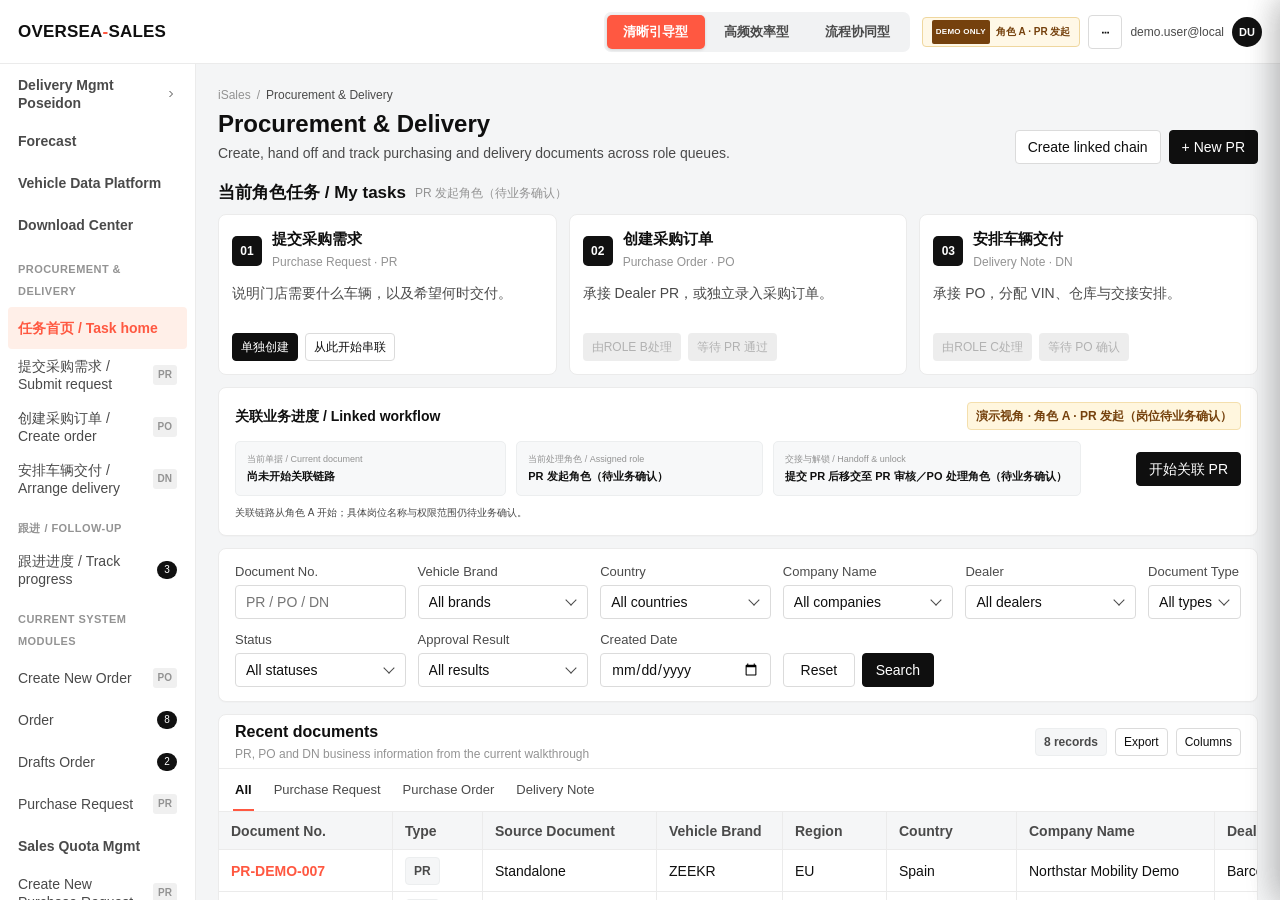
<file: oversea-sales/index.html>
<!doctype html>
<html lang="zh-CN" data-zds-theme="sunset" data-zds-shape="classic">
<head>
  <meta charset="utf-8" />
  <meta name="viewport" content="width=device-width, initial-scale=1" />
  <meta name="color-scheme" content="light" />
  <link rel="icon" href="data:," />
  <title>OVERSEA-SALES · PPR Local Demo</title>
  <style>
    /*
      ZDS provenance
      - Source: design-kits/overseas-zds-web
      - Theme: Sunset + Classic
      - Component semantics: Button / Select / Input / Tabs / Table / Drawer / Modal / Toast
      - This standalone file inlines the approved semantic tokens so it can run by double-click.
    */
    :root {
      --zds-color-brand-primary: #ff5841;
      --zds-color-brand-primary-hover: #ff7a62;
      --zds-color-brand-primary-pressed: #d23628;
      --zds-color-brand-primary-active: #ffefe8;
      --zds-color-brand-secondary: #0f0f0f;
      --zds-color-brand-secondary-hover: #3c3c3c;
      --zds-color-text-primary: #0f0f0f;
      --zds-color-text-secondary: #4a4a4a;
      --zds-color-text-tertiary: #939393;
      --zds-color-text-disabled: #b2b2b2;
      --zds-color-text-link: #ff5841;
      --zds-color-border-primary: #cccccc;
      --zds-color-border-secondary: #dbdbdb;
      --zds-color-divider-primary: #ebebeb;
      --zds-color-divider-secondary: #f5f6f7;
      --zds-color-bg-primary: #ffffff;
      --zds-color-bg-secondary: #f5f6f7;
      --zds-color-bg-hover: #1d1d1e0f;
      --zds-color-bg-pressed: #1d1d1e1f;
      --zds-color-bg-disabled: #1d1d1e14;
      --zds-color-overlay-primary: #00000080;
      --zds-color-overlay-loading: #ffffff99;
      --zds-color-support-info: #3e5fe5;
      --zds-color-support-info-active: #e8f0ff;
      --zds-color-support-success: #23a847;
      --zds-color-support-success-active: #e8ffea;
      --zds-color-support-warning: #f89402;
      --zds-color-support-warning-active: #fff9e8;
      --zds-color-support-danger: #d2211e;
      --zds-color-support-danger-active: #ffece8;
      --zds-shadow-popover: 0 8px 24px rgba(15, 15, 15, .12);
      --zds-font-family: "PingFang SC", "Inter", "Segoe UI", Arial, sans-serif;
      --zds-radius-s: 4px;
      --zds-radius-m: 4px;
      --zds-radius-l: 8px;
      --zds-padding-s: 8px;
      --zds-layout-content-horizontal: 20px;
      --zds-layout-content-vertical: 16px;
      --zds-space-1: 4px;
      --zds-space-2: 8px;
      --zds-space-3: 12px;
      --zds-space-4: 16px;
      --zds-space-5: 20px;
      --zds-space-6: 24px;
      --zds-space-7: 28px;
      --zds-space-8: 32px;
      --sidebar-width: 200px;
      --header-height: 56px;
    }

    * { box-sizing: border-box; }
    html, body { width: 100%; height: 100%; margin: 0; }
    body {
      overflow: hidden;
      color: var(--zds-color-text-primary);
      background: var(--zds-color-bg-secondary);
      font-family: var(--zds-font-family);
      font-size: 14px;
      line-height: 22px;
      -webkit-font-smoothing: antialiased;
    }
    button, input, select, textarea { font: inherit; color: inherit; }
    button { cursor: pointer; }
    button:focus-visible, input:focus-visible, select:focus-visible, textarea:focus-visible {
      outline: 2px solid var(--zds-color-brand-primary);
      outline-offset: 1px;
    }
    svg { display: block; }
    .hidden { display: none !important; }

    .app-shell { display: grid; grid-template-columns: var(--sidebar-width) 1fr; grid-template-rows: var(--header-height) 1fr; width: 100%; height: 100%; }
    .topbar {
      grid-column: 1 / -1;
      position: relative;
      z-index: 30;
      display: flex;
      align-items: center;
      height: var(--header-height);
      padding: 0 var(--zds-layout-content-horizontal);
      background: var(--zds-color-bg-primary);
      border-bottom: 1px solid var(--zds-color-divider-primary);
    }
    .brand { width: calc(var(--sidebar-width) - var(--zds-layout-content-horizontal)); font-size: 17px; font-weight: 700; letter-spacing: .2px; }
    .brand span { color: var(--zds-color-brand-primary); }
    .business-switcher {
      display: inline-flex; align-items: center; gap: var(--zds-space-2); height: 34px; padding: 0 var(--zds-space-3);
      border: 1px solid transparent; background: transparent; border-radius: var(--zds-radius-s); font-weight: 500;
    }
    .business-switcher:hover { background: var(--zds-color-bg-hover); }
    .top-spacer { flex: 1; }
    .local-badge {
      display: inline-flex; align-items: center; gap: var(--zds-space-1); height: 24px; margin-right: var(--zds-space-3); padding: 0 var(--zds-padding-s);
      color: #8c2c20; background: var(--zds-color-brand-primary-active); border: 1px solid #ffc9bc; border-radius: var(--zds-radius-s);
      font-size: 11px; font-weight: 600; letter-spacing: .3px;
    }
    .local-badge::before { content: ""; width: 6px; height: 6px; border-radius: 50%; background: var(--zds-color-brand-primary); }
    .top-icon {
      display: grid; place-items: center; width: 34px; height: 34px; margin-left: var(--zds-space-1); border: 0; background: transparent; border-radius: var(--zds-radius-s);
    }
    .top-icon:hover { background: var(--zds-color-bg-hover); }
    .account {
      display: flex; align-items: center; gap: var(--zds-space-2); height: 40px; margin-left: var(--zds-space-2); padding-left: var(--zds-space-3);
      border-left: 1px solid var(--zds-color-divider-primary); color: var(--zds-color-text-secondary); font-size: 12px;
    }
    .avatar { display: grid; place-items: center; width: 26px; height: 26px; border-radius: 50%; background: #efefef; color: #333; font-weight: 700; }

    .sidebar {
      grid-row: 2;
      overflow: auto;
      background: var(--zds-color-bg-primary);
      border-right: 1px solid var(--zds-color-divider-primary);
      scrollbar-width: thin;
    }
    .nav { padding: var(--zds-space-5) var(--zds-space-2) var(--zds-space-6); }
    .nav-section { margin: 2px 0; }
    .nav-parent, .nav-item {
      position: relative; display: flex; align-items: center; width: 100%; min-height: 44px; border: 0; border-radius: var(--zds-radius-s);
      background: transparent; text-align: left; color: var(--zds-color-text-secondary);
    }
    .nav-parent { padding: 0 var(--zds-space-3); font-weight: 600; }
    .nav-parent:hover, .nav-item:hover { background: var(--zds-color-bg-hover); color: var(--zds-color-text-primary); }
    .nav-parent .chevron { margin-left: auto; transition: transform .18s ease; }
    .nav-section.open .nav-parent .chevron { transform: rotate(90deg); }
    .nav-children { display: none; padding: var(--zds-space-1) 0 var(--zds-space-2) var(--zds-space-6); }
    .nav-section.open .nav-children { display: block; }
    .nav-item { min-height: 40px; padding: var(--zds-space-2) var(--zds-space-3); line-height: 22px; font-size: 14px; }
    .nav-item.active { color: var(--zds-color-brand-primary); background: var(--zds-color-brand-primary-active); font-weight: 600; }
    .nav-item.active::before { content: ""; position: absolute; left: 0; top: 10px; bottom: 10px; width: 2px; background: var(--zds-color-brand-primary); }
    .scope-code { margin-left: auto; color: var(--zds-color-text-tertiary); font-size: 10px; font-weight: 500; }
    .nav-parent.is-scope .scope-code { padding: 0 var(--zds-space-1); background: #f2f2f2; border-radius: var(--zds-radius-s); }

    .workspace { grid-column: 2; grid-row: 2; min-width: 0; min-height: 0; overflow: hidden; }
    .page-scroll { height: 100%; overflow: auto; padding: var(--zds-layout-content-vertical) var(--zds-layout-content-horizontal) 80px; }
    .page-scroll.without-footer { padding-bottom: var(--zds-space-6); }
    .breadcrumb { display: flex; align-items: center; gap: var(--zds-space-1); color: var(--zds-color-text-tertiary); font-size: 12px; line-height: 20px; }
    .breadcrumb .current { color: var(--zds-color-text-secondary); }
    .page-heading { display: flex; align-items: center; min-height: 48px; }
    .page-heading h1 { margin: 0; font-size: 20px; line-height: 28px; font-weight: 600; }
    .heading-actions { display: flex; gap: 8px; margin-left: auto; }

    .zds-button {
      display: inline-flex; align-items: center; justify-content: center; gap: var(--zds-space-1); min-width: 72px; height: 34px; padding: 0 var(--zds-space-3);
      border: 1px solid var(--zds-color-border-secondary); border-radius: var(--zds-radius-s); background: var(--zds-color-bg-primary); color: var(--zds-color-text-primary);
      white-space: nowrap; transition: background .12s, border-color .12s, color .12s;
    }
    .zds-button:hover { background: var(--zds-color-bg-hover); border-color: var(--zds-color-border-primary); }
    .zds-button:active { background: var(--zds-color-bg-pressed); }
    .zds-button.primary { border-color: var(--zds-color-brand-secondary); background: var(--zds-color-brand-secondary); color: #fff; }
    .zds-button.primary:hover { background: var(--zds-color-brand-secondary-hover); }
    .zds-button.link { min-width: 0; height: auto; padding: 0; border: 0; background: transparent; color: var(--zds-color-text-link); }
    .zds-button.link:hover { color: var(--zds-color-brand-primary-hover); }
    .zds-button.danger { color: var(--zds-color-support-danger); }
    .zds-button.small { min-width: 0; height: 28px; padding: 0 var(--zds-space-2); font-size: 12px; }
    .zds-button.icon-only { min-width: 34px; width: 34px; padding: 0; }
    .zds-button:disabled { cursor: not-allowed; color: var(--zds-color-text-disabled); background: var(--zds-color-bg-disabled); border-color: transparent; }

    .surface { background: var(--zds-color-bg-primary); border: 1px solid var(--zds-color-divider-primary); }
    .filters { padding: var(--zds-space-5); }
    .filter-grid { display: grid; grid-template-columns: repeat(4, minmax(150px, 1fr)); gap: var(--zds-space-7) var(--zds-space-4); }
    .field { min-width: 0; }
    .field label { display: block; min-height: 20px; margin-bottom: 4px; color: var(--zds-color-text-secondary); font-size: 14px; line-height: 20px; }
    .required::before { content: "*"; margin-right: var(--zds-space-1); color: var(--zds-color-support-danger); }
    .control { position: relative; }
    .control input, .control select, .control textarea {
      width: 100%; min-width: 0; height: 34px; padding: 0 32px 0 var(--zds-space-3); border: 1px solid var(--zds-color-border-secondary); border-radius: var(--zds-radius-s);
      outline: none; background: var(--zds-color-bg-primary); transition: border-color .12s, box-shadow .12s;
    }
    .control textarea { height: 68px; padding: var(--zds-space-2) var(--zds-space-3); resize: vertical; }
    .control input:hover, .control select:hover, .control textarea:hover { border-color: var(--zds-color-border-primary); }
    .control input:focus, .control select:focus, .control textarea:focus { border-color: var(--zds-color-brand-primary); box-shadow: 0 0 0 2px rgba(255, 88, 65, .12); }
    .control input[readonly] { color: var(--zds-color-text-secondary); background: #f7f7f7; }
    .control select { appearance: none; }
    .select-arrow { position: absolute; right: var(--zds-space-3); top: 50%; width: 8px; height: 8px; margin-top: -6px; border-right: 1px solid #666; border-bottom: 1px solid #666; transform: rotate(45deg); pointer-events: none; }
    .field.invalid input, .field.invalid select, .field.invalid textarea { border-color: var(--zds-color-support-danger); }
    .field-error { display: none; margin-top: 4px; color: var(--zds-color-support-danger); font-size: 11px; line-height: 16px; }
    .field.invalid .field-error { display: block; }
    .field-hint { margin-top: 4px; color: var(--zds-color-text-tertiary); font-size: 11px; }
    .filter-actions { display: flex; align-items: end; justify-content: flex-end; gap: 8px; min-height: 58px; }
    .more-link { display: inline-flex; align-items: center; gap: var(--zds-space-1); height: 34px; padding: 0 var(--zds-space-1); border: 0; background: transparent; color: var(--zds-color-text-link); }
    .filter-more { display: none; grid-column: 1 / -1; grid-template-columns: repeat(4, minmax(150px, 1fr)); gap: var(--zds-space-7) var(--zds-space-4); }
    .filter-more.open { display: grid; }

    .data-section { margin-top: var(--zds-space-3); }
    .section-toolbar { display: flex; align-items: center; min-height: 56px; padding: 0 var(--zds-space-5); border-bottom: 1px solid var(--zds-color-divider-primary); }
    .tabs { display: flex; align-self: stretch; gap: var(--zds-space-6); }
    .tab {
      position: relative; display: inline-flex; align-items: center; padding: 0 var(--zds-space-1); border: 0; background: transparent; color: var(--zds-color-text-secondary); font-weight: 500;
    }
    .tab.active { color: var(--zds-color-text-primary); }
    .tab.active::after { content: ""; position: absolute; left: 0; right: 0; bottom: -1px; height: 2px; background: var(--zds-color-brand-primary); }
    .toolbar-actions { display: flex; align-items: center; gap: 8px; margin-left: auto; }
    .record-count { margin-left: 12px; color: var(--zds-color-text-tertiary); font-size: 12px; }

    .table-wrap { position: relative; min-width: 0; }
    .table-scroll { overflow: auto; max-height: calc(100vh - 350px); scrollbar-color: #c8c8c8 #f3f3f3; scrollbar-width: thin; }
    table { width: max-content; min-width: 100%; border-collapse: separate; border-spacing: 0; table-layout: fixed; font-size: 14px; line-height: 22px; }
    th, td {
      padding: 0 var(--zds-space-4); border-right: 1px solid var(--zds-color-divider-primary); border-bottom: 1px solid var(--zds-color-divider-primary);
      background: #fff; text-align: left; white-space: nowrap; overflow: hidden; text-overflow: ellipsis; vertical-align: middle;
    }
    th {
      position: sticky; top: 0; z-index: 5; height: 44px; background: #f5f6f7; color: var(--zds-color-text-secondary); font-weight: 500;
      user-select: none;
    }
    td { height: 52px; }
    tbody tr:hover td { background: #fafafa; }
    th.sticky-left, td.sticky-left { position: sticky; z-index: 4; box-shadow: 1px 0 0 var(--zds-color-divider-primary); }
    th.sticky-left { z-index: 8; background: #f5f6f7; }
    td.sticky-left { background: #fff; }
    tbody tr:hover td.sticky-left { background: #fafafa; }
    th.sticky-right, td.sticky-right { position: sticky; right: 0; z-index: 4; box-shadow: -1px 0 0 var(--zds-color-divider-primary); }
    th.sticky-right { z-index: 8; background: #f5f6f7; }
    td.sticky-right { background: #fff; }
    tbody tr:hover td.sticky-right { background: #fafafa; }
    .cell-actions { display: flex; align-items: center; gap: var(--zds-space-4); }
    .cell-link { padding: 0; border: 0; background: transparent; color: var(--zds-color-text-link); font-size: 14px; }
    .status { display: inline-flex; align-items: center; gap: var(--zds-space-2); }
    .status::before { content: ""; width: 6px; height: 6px; border-radius: 50%; background: var(--zds-color-text-tertiary); }
    .status.pending::before { background: var(--zds-color-support-warning); }
    .status.success::before { background: var(--zds-color-support-success); }
    .status.danger::before { background: var(--zds-color-support-danger); }
    .checkbox { width: 14px; height: 14px; margin: 0; accent-color: var(--zds-color-brand-primary); }
    .table-qty-input { width: 56px; height: 28px; padding: 0 var(--zds-space-2); border: 1px solid var(--zds-color-border-secondary); border-radius: var(--zds-radius-s); }
    .table-empty { display: grid; place-items: center; min-height: 208px; color: var(--zds-color-text-tertiary); }
    .pagination { display: flex; align-items: center; justify-content: flex-end; gap: var(--zds-space-1); height: 60px; padding: 0 var(--zds-space-5); color: var(--zds-color-text-secondary); }
    .page-btn { display: grid; place-items: center; min-width: 28px; height: 28px; padding: 0 var(--zds-space-2); border: 1px solid var(--zds-color-divider-primary); background: #fff; border-radius: var(--zds-radius-s); }
    .page-btn.active { color: #fff; background: var(--zds-color-brand-secondary); border-color: var(--zds-color-brand-secondary); }

    .selected-goods .table-scroll { max-height: 344px; min-height: 240px; }
    .selected-goods td { height: 48px; }
    .resize-handle { position: absolute; top: 0; right: -4px; z-index: 10; width: 8px; height: 100%; cursor: col-resize; }
    .resize-handle::after { content: ""; position: absolute; top: 8px; bottom: 8px; left: 4px; width: 1px; background: transparent; }
    th:hover .resize-handle::after, .resize-handle.dragging::after { background: var(--zds-color-brand-primary); }
    body.resizing, body.resizing * { cursor: col-resize !important; user-select: none !important; }
    .scroll-tip { display: flex; align-items: center; gap: var(--zds-space-1); height: 32px; padding: 0 var(--zds-space-4); color: var(--zds-color-text-tertiary); background: #fafafa; border-top: 1px solid var(--zds-color-divider-primary); font-size: 12px; }

    .form-section { margin-top: var(--zds-space-4); }
    .accordion-title {
      display: flex; align-items: center; width: 100%; height: 56px; padding: 0 var(--zds-space-5); border: 0; background: #fff; text-align: left; font-weight: 600;
    }
    .accordion-title:hover { background: #fafafa; }
    .accordion-title .chevron { margin-left: auto; transition: transform .18s; }
    .accordion.collapsed .accordion-title .chevron { transform: rotate(-90deg); }
    .accordion-body { padding: var(--zds-space-6) var(--zds-layout-content-horizontal); border-top: 1px solid var(--zds-color-divider-primary); }
    .accordion.collapsed .accordion-body { display: none; }
    .form-grid { display: grid; grid-template-columns: repeat(3, minmax(180px, 1fr)); gap: var(--zds-space-6) var(--zds-space-6); }
    .form-grid + .subsection-title { margin-top: var(--zds-space-5); }
    .subsection-title { margin: 0 0 var(--zds-space-3); color: var(--zds-color-text-primary); font-size: 13px; font-weight: 600; }
    .span-2 { grid-column: span 2; }
    .span-3 { grid-column: 1 / -1; }
    .summary-cell { min-height: 60px; padding: var(--zds-space-2) var(--zds-space-3); background: #f7f7f7; border: 1px solid var(--zds-color-divider-primary); border-radius: var(--zds-radius-s); }
    .summary-cell strong { display: block; margin-top: 4px; font-size: 15px; }

    .action-footer {
      position: absolute; left: var(--sidebar-width); right: 0; bottom: 0; z-index: 20; display: flex; align-items: center; justify-content: flex-end; gap: 8px;
      height: 64px; padding: 0 var(--zds-layout-content-horizontal); background: rgba(255,255,255,.96); border-top: 1px solid var(--zds-color-divider-primary); backdrop-filter: blur(8px);
    }
    .footer-note { margin-right: auto; color: var(--zds-color-text-tertiary); font-size: 11px; }

    .detail-status { display: flex; align-items: center; gap: 12px; margin: 4px 0 12px; }
    .detail-status h1 { margin: 0; font-size: 20px; font-weight: 600; }
    .status-pill { display: inline-flex; align-items: center; height: 24px; padding: 0 var(--zds-space-2); background: var(--zds-color-support-success-active); color: #147733; border-radius: var(--zds-radius-s); font-size: 11px; }
    .timeline { display: grid; grid-template-columns: repeat(5, 1fr); min-height: 92px; padding: 20px 24px 12px; }
    .timeline-step { position: relative; text-align: center; color: var(--zds-color-text-tertiary); font-size: 11px; }
    .timeline-step::before { content: ""; position: absolute; left: 0; right: 0; top: 8px; height: 1px; background: var(--zds-color-divider-primary); }
    .timeline-step:first-child::before { left: 50%; }
    .timeline-step:last-child::before { right: 50%; }
    .timeline-dot { position: relative; z-index: 2; width: 16px; height: 16px; margin: 0 auto 8px; border: 4px solid #fff; border-radius: 50%; background: #ccc; box-shadow: 0 0 0 1px #ccc; }
    .timeline-step.done .timeline-dot { background: var(--zds-color-support-success); box-shadow: 0 0 0 1px var(--zds-color-support-success); }
    .timeline-step.active .timeline-dot { background: var(--zds-color-brand-primary); box-shadow: 0 0 0 1px var(--zds-color-brand-primary); }
    .timeline-step strong { display: block; margin-bottom: var(--zds-space-1); color: var(--zds-color-text-secondary); font-weight: 500; }
    .detail-tabs { min-height: 56px; padding: 0 var(--zds-space-5); border-bottom: 1px solid var(--zds-color-divider-primary); }
    .detail-panel { padding: var(--zds-space-6) var(--zds-layout-content-horizontal); }
    .info-grid { display: grid; grid-template-columns: repeat(4, minmax(150px, 1fr)); gap: var(--zds-space-6) var(--zds-space-8); }
    .info-item dt { margin-bottom: var(--zds-space-1); color: var(--zds-color-text-tertiary); font-size: 11px; }
    .info-item dd { margin: 0; color: var(--zds-color-text-primary); line-height: 20px; }

    .drawer-mask, .modal-mask { position: fixed; inset: 0; z-index: 80; background: var(--zds-color-overlay-primary); opacity: 0; pointer-events: none; transition: opacity .18s; }
    .drawer-mask.open, .modal-mask.open { opacity: 1; pointer-events: auto; }
    .drawer {
      position: fixed; top: 0; right: 0; z-index: 90; display: flex; flex-direction: column; width: 400px; max-width: 92vw; height: 100%; background: #fff;
      box-shadow: var(--zds-shadow-popover); transform: translateX(102%); transition: transform .2s ease;
    }
    .drawer.open { transform: translateX(0); }
    .drawer-header { display: flex; align-items: center; height: 56px; padding: 0 var(--zds-layout-content-horizontal); border-bottom: 1px solid var(--zds-color-divider-primary); }
    .drawer-header h2 { margin: 0; font-size: 16px; font-weight: 600; }
    .drawer-header button { margin-left: auto; }
    .drawer-body { flex: 1; overflow: auto; padding: var(--zds-space-4) var(--zds-layout-content-horizontal); }
    .drawer-footer { display: flex; align-items: center; justify-content: space-between; gap: var(--zds-space-2); height: 60px; padding: 0 var(--zds-layout-content-horizontal); border-top: 1px solid var(--zds-color-divider-primary); }
    .drawer-footer-right { display: flex; gap: 8px; }
    .drawer-intro { margin: 0 0 var(--zds-space-3); color: var(--zds-color-text-secondary); font-size: 12px; line-height: 20px; }
    .column-list { border-top: 1px solid var(--zds-color-divider-primary); }
    .column-item { display: flex; align-items: center; min-height: 40px; border-bottom: 1px solid var(--zds-color-divider-primary); }
    .column-item label { display: flex; align-items: center; gap: var(--zds-space-2); flex: 1; cursor: pointer; }
    .column-item .fixed-tag { color: var(--zds-color-text-tertiary); font-size: 11px; }

    .demo-panel { width: 360px; }
    .demo-section { margin-bottom: var(--zds-space-5); }
    .demo-section h3 { margin: 0 0 var(--zds-space-2); font-size: 12px; font-weight: 600; }
    .segmented { display: grid; grid-template-columns: repeat(2, 1fr); gap: var(--zds-space-2); }
    .segment { min-height: 34px; padding: var(--zds-space-1) var(--zds-space-2); border: 1px solid var(--zds-color-divider-primary); background: #fff; border-radius: var(--zds-radius-s); text-align: center; font-size: 12px; }
    .segment:hover { background: var(--zds-color-bg-hover); }
    .segment.active { border-color: var(--zds-color-brand-primary); background: var(--zds-color-brand-primary-active); color: #9c2f21; }
    .demo-note { padding: var(--zds-space-2) var(--zds-space-3); color: #795000; background: var(--zds-color-support-warning-active); border-left: 2px solid var(--zds-color-support-warning); line-height: 20px; font-size: 11px; }

    .requirement-list { margin: 0; padding: 0; list-style: none; }
    .requirement-list li { padding: var(--zds-space-3) 0; border-bottom: 1px solid var(--zds-color-divider-primary); line-height: 20px; }
    .requirement-list strong { display: block; margin-bottom: var(--zds-space-1); font-size: 12px; }
    .fact { color: #147733; }
    .assumption { color: #9a6100; }
    .pending { color: var(--zds-color-support-danger); }

    .modal {
      position: fixed; left: 50%; top: 50%; z-index: 100; width: 420px; max-width: calc(100vw - 32px); background: #fff; box-shadow: var(--zds-shadow-popover);
      transform: translate(-50%, -46%) scale(.98); opacity: 0; pointer-events: none; transition: opacity .16s, transform .16s;
    }
    .modal.open { opacity: 1; pointer-events: auto; transform: translate(-50%, -50%) scale(1); }
    .modal-head { display: flex; align-items: center; height: 56px; padding: 0 var(--zds-layout-content-horizontal); border-bottom: 1px solid var(--zds-color-divider-primary); }
    .modal-head h2 { margin: 0; font-size: 16px; font-weight: 600; }
    .modal-head button { margin-left: auto; }
    .modal-body { display: flex; gap: var(--zds-space-3); padding: var(--zds-space-5); }
    .error-icon { display: grid; place-items: center; flex: 0 0 34px; width: 34px; height: 34px; border-radius: 50%; background: var(--zds-color-support-danger-active); color: var(--zds-color-support-danger); font-weight: 700; }
    .modal-copy h3 { margin: 0 0 var(--zds-space-2); font-size: 14px; }
    .modal-copy p { margin: 0; color: var(--zds-color-text-secondary); line-height: 20px; }
    .modal-actions { display: flex; justify-content: flex-end; gap: var(--zds-space-2); padding: 0 var(--zds-space-5) var(--zds-space-5); }

    .loading-layer { position: fixed; inset: var(--header-height) 0 0 var(--sidebar-width); z-index: 70; display: none; place-items: center; background: var(--zds-color-overlay-loading); backdrop-filter: blur(1px); }
    .loading-layer.open { display: grid; }
    .loading-card { display: flex; align-items: center; gap: var(--zds-space-3); padding: var(--zds-space-3) var(--zds-space-4); background: #fff; box-shadow: var(--zds-shadow-popover); }
    .spinner { width: 20px; height: 20px; border: 2px solid #ddd; border-top-color: var(--zds-color-brand-primary); border-radius: 50%; animation: spin .8s linear infinite; }
    @keyframes spin { to { transform: rotate(360deg); } }
    .toast-stack { position: fixed; top: 72px; right: var(--zds-space-4); z-index: 120; display: grid; gap: var(--zds-space-2); pointer-events: none; }
    .toast { min-width: 280px; max-width: 390px; padding: var(--zds-space-3) var(--zds-space-4); color: #fff; background: #262626; box-shadow: var(--zds-shadow-popover); animation: toast-in .18s ease-out; }
    .toast.success { background: #176e31; }
    .toast.error { background: #9e211f; }
    @keyframes toast-in { from { opacity: 0; transform: translateY(-8px); } }

    .empty-goods { display: grid; place-items: center; min-height: 280px; text-align: center; }
    .empty-art-image { display: block; width: 240px; height: 146px; margin: 0 auto 4px; object-fit: contain; }
    .empty-goods p { margin: 0 0 12px; color: var(--zds-color-text-tertiary); }

    @media (min-width: 1441px) {
      :root { --sidebar-width: 224px; }
    }

    @media (max-width: 1180px) {
      :root { --sidebar-width: 180px; }
      .filter-grid, .filter-more { grid-template-columns: repeat(3, minmax(140px, 1fr)); }
      .form-grid { grid-template-columns: repeat(2, minmax(180px, 1fr)); }
      .span-3 { grid-column: 1 / -1; }
      .info-grid { grid-template-columns: repeat(3, minmax(140px, 1fr)); }
      .account-copy { display: none; }
    }
  </style>
</head>
<body>
  <div class="app-shell">
    <header class="topbar">
      <div class="brand">OVERSEA<span>-</span>SALES</div>
      <button class="business-switcher" type="button" aria-label="切换业务">
        <span>极氪国际</span>
        <svg width="12" height="12" viewBox="0 0 12 12" aria-hidden="true"><path d="m3 4.5 3 3 3-3" fill="none" stroke="currentColor" stroke-linecap="round" stroke-linejoin="round"/></svg>
      </button>
      <div class="top-spacer"></div>
      <span class="local-badge">LOCAL DEMO · NO UAT WRITE</span>
      <button class="top-icon" id="requirementBtn" type="button" title="需求与交互说明" aria-label="需求与交互说明">
        <svg width="18" height="18" viewBox="0 0 20 20" aria-hidden="true"><path d="M5 2.5h7l3 3v12H5zM8 9h5M8 12h5M8 15h3" fill="none" stroke="currentColor" stroke-linecap="round" stroke-linejoin="round"/></svg>
      </button>
      <button class="top-icon" id="demoBtn" type="button" title="演示控制" aria-label="打开演示控制">
        <svg width="18" height="18" viewBox="0 0 20 20" aria-hidden="true"><path d="M4 5h12M4 10h12M4 15h12M7 3v4M13 8v4M9 13v4" fill="none" stroke="currentColor" stroke-linecap="round"/></svg>
      </button>
      <button class="top-icon" type="button" title="语言">
        <svg width="18" height="18" viewBox="0 0 20 20" aria-hidden="true"><circle cx="10" cy="10" r="7.5" fill="none" stroke="currentColor"/><path d="M2.8 10h14.4M10 2.5c2 2.1 3 4.6 3 7.5s-1 5.4-3 7.5c-2-2.1-3-4.6-3-7.5s1-5.4 3-7.5Z" fill="none" stroke="currentColor"/></svg>
      </button>
      <div class="account">
        <span class="avatar">DU</span>
        <span class="account-copy">demo@zeekr.local</span>
      </div>
    </header>

    <aside class="sidebar" aria-label="主导航">
      <nav class="nav">
        <div class="nav-section">
          <button class="nav-parent" type="button">
            
            <span>Delivery Mgmt Poseidon</span><svg class="chevron" width="12" height="12" viewBox="0 0 12 12"><path d="m4.5 3 3 3-3 3" fill="none" stroke="currentColor"/></svg>
          </button>
          <div class="nav-children"><button class="nav-item" type="button">Order Delivery</button><button class="nav-item" type="button">Sales Returns</button></div>
        </div>
        <div class="nav-section"><button class="nav-parent" type="button"><span>Forecast</span></button></div>
        <div class="nav-section"><button class="nav-parent" type="button"><span>Vehicle Data Platform</span></button></div>
        <div class="nav-section"><button class="nav-parent" type="button"><span>Download Center</span></button></div>

        <div class="nav-section open">
          <button class="nav-parent is-scope" type="button">
            
            <span>Procurement Mgmt</span><span class="scope-code">P</span><svg class="chevron" width="12" height="12" viewBox="0 0 12 12"><path d="m4.5 3 3 3-3 3" fill="none" stroke="currentColor"/></svg>
          </button>
          <div class="nav-children">
            <button class="nav-item" type="button">Create New Order<br>(Commercial Car)</button>
            <button class="nav-item" type="button">Create New Order<br>(Non-Commercial Car)</button>
            <button class="nav-item" type="button">Order</button>
            <button class="nav-item" type="button">Drafts Order</button>
          </div>
        </div>

        <div class="nav-section open" id="purchaseNav">
          <button class="nav-parent is-scope" type="button">
            
            <span>Purchase Request</span><span class="scope-code">PPR</span><svg class="chevron" width="12" height="12" viewBox="0 0 12 12"><path d="m4.5 3 3 3-3 3" fill="none" stroke="currentColor"/></svg>
          </button>
          <div class="nav-children">
            <button class="nav-item" type="button">Mgmt Pre-allocation</button>
            <button class="nav-item" id="navCreate" type="button">Create New Purchase Request</button>
            <button class="nav-item" type="button">Mgmt Purchase Request</button>
            <button class="nav-item active" id="navList" type="button">Purchase Request</button>
            <button class="nav-item" type="button">Dealer Drafts Order</button>
          </div>
        </div>
        <div class="nav-section"><button class="nav-parent" type="button"><span>Upload Center</span></button></div>
        <div class="nav-section"><button class="nav-parent" type="button"><span>Vehicle Mgmt</span></button></div>
        <div class="nav-section"><button class="nav-parent" type="button"><span>System Config</span></button></div>
        <div class="nav-section">
          <button class="nav-parent is-scope" type="button"><span>Delivery Mgmt</span><span class="scope-code">DN</span></button>
        </div>
      </nav>
    </aside>

    <main class="workspace" id="workspace" aria-live="polite"></main>
    <div class="action-footer hidden" id="actionFooter"></div>
  </div>

  <div class="drawer-mask" id="drawerMask"></div>
  <aside class="drawer" id="columnDrawer" aria-modal="true" aria-labelledby="columnDrawerTitle">
    <div class="drawer-header"><h2 id="columnDrawerTitle">Display Columns</h2><button class="zds-button icon-only" type="button" data-close-drawer aria-label="关闭">×</button></div>
    <div class="drawer-body">
      <p class="drawer-intro">勾选需要显示的字段。Goods Code 与 Action 为流程关键列，固定保留；设置只保存在当前浏览器会话。</p>
      <div class="column-list" id="columnList"></div>
    </div>
    <div class="drawer-footer">
      <button class="zds-button link" id="restoreColumns" type="button">Restore Default</button>
      <div class="drawer-footer-right"><button class="zds-button" type="button" data-close-drawer>Cancel</button><button class="zds-button primary" id="applyColumns" type="button">Apply</button></div>
    </div>
  </aside>

  <aside class="drawer demo-panel" id="demoDrawer" aria-modal="true" aria-labelledby="demoDrawerTitle">
    <div class="drawer-header"><h2 id="demoDrawerTitle">Demo Control</h2><button class="zds-button icon-only" type="button" data-close-drawer aria-label="关闭">×</button></div>
    <div class="drawer-body">
      <div class="demo-section"><h3>提交场景</h3><div class="segmented" id="scenarioSegments"></div></div>
      <div class="demo-section"><h3>市场 / 字段数量</h3><div class="segmented" id="marketSegments"></div></div>
      <div class="demo-section"><h3>状态语言</h3><div class="segmented" id="localeSegments"></div></div>
      <div class="demo-section"><h3>商品区状态</h3><div class="segmented" id="goodsSegments"></div></div>
      <div class="demo-note">所有数据均在当前 HTML 内存中模拟。操作不会请求 UAT，也不会保存账号、密码或真实业务数据。</div>
    </div>
    <div class="drawer-footer"><span></span><button class="zds-button primary" type="button" data-close-drawer>Done</button></div>
  </aside>

  <aside class="drawer" id="requirementDrawer" aria-modal="true" aria-labelledby="requirementDrawerTitle">
    <div class="drawer-header"><h2 id="requirementDrawerTitle">需求与交互说明</h2><button class="zds-button icon-only" type="button" data-close-drawer aria-label="关闭">×</button></div>
    <div class="drawer-body">
      <p class="drawer-intro">本页区分现网已核对规则、为了演示补充的设计假设，以及下一轮仍需确认的内容。</p>
      <ul class="requirement-list">
        <li><strong class="fact">已核对 · 页面骨架</strong>白色全局导航、紧凑侧栏、浅灰内容背景、Sunset 橙色激活态、黑色主按钮，来自当前 UAT 的 Purchase Request 页面。</li>
        <li><strong class="fact">已核对 · 创建顺序</strong>Selected Goods List、Order Information、CBU Delivery Info 与底部 Cancel / Save As Drafts / Submit Request 顺序来自现网。</li>
        <li><strong class="fact">已核对 · 表单字段</strong>Company Name、Country、Transaction With、Payment Term、Delivery Method、Dealer Store、Warehouse、Delivery Country / Province / City、Postal Code 等来自现网创建页。</li>
        <li><strong class="fact">已核对 · PPR 列表</strong>筛选项、PR View、Export、New Request 及 Purchase Request 宽表的主要字段来自现网。</li>
        <li><strong class="assumption">设计假设 · 商品列</strong>商品宽表组合了现网 Pre-allocation 已出现的 PNO18、车型、配置字段，并补充数量、单价、金额与行操作，以便第一轮演示完整编辑。</li>
        <li><strong class="assumption">设计假设 · P / PPR / DN</strong>保留现网英文菜单名称，并用小标签标记三类演示入口，避免改变原有信息架构。</li>
        <li><strong class="assumption">设计假设 · 错误恢复</strong>字段校验、Network Error、Retry Success 采用纯前端状态机模拟，等待真实接口错误码和可重试规则。</li>
        <li><strong class="pending">待确认 · 业务规则</strong>不同市场的必填差异、商品列最终清单、金额精度、权限状态、审批节点文案和详情页可编辑范围。</li>
      </ul>
    </div>
    <div class="drawer-footer"><span></span><button class="zds-button primary" type="button" data-close-drawer>Close</button></div>
  </aside>

  <div class="modal-mask" id="modalMask"></div>
  <section class="modal" id="networkModal" role="dialog" aria-modal="true" aria-labelledby="networkTitle">
    <div class="modal-head"><h2 id="networkTitle">Network Error</h2><button class="zds-button icon-only" id="closeModal" type="button" aria-label="关闭">×</button></div>
    <div class="modal-body"><div class="error-icon">!</div><div class="modal-copy"><h3>Purchase Request could not be submitted</h3><p>The connection was interrupted. Your local edits are still here. Please retry when the network is available.</p></div></div>
    <div class="modal-actions"><button class="zds-button" id="modalCancel" type="button">Cancel</button><button class="zds-button primary" id="retrySubmit" type="button">Retry</button></div>
  </section>

  <div class="loading-layer" id="loadingLayer"><div class="loading-card"><span class="spinner"></span><span id="loadingText">Submitting request…</span></div></div>
  <div class="toast-stack" id="toastStack"></div>

  <script>
    (() => {
      const $ = (selector, root = document) => root.querySelector(selector);
      const $$ = (selector, root = document) => [...root.querySelectorAll(selector)];

      const state = {
        view: 'list',
        scenario: 'network',
        market: 'NL',
        locale: 'en',
        goodsMode: 'filled',
        validation: false,
        hiddenColumns: new Set(['assembly', 'tyre', 'optionalPackage']),
        pendingHiddenColumns: new Set(),
        widths: {},
        currentDetailStatus: 'Submitted Successfully'
      };

      const marketData = {
        NL: { country: 'Netherlands', company: 'Aurora Mobility B.V.', store: 'Amsterdam Experience Centre', currency: 'EUR', warehouse: 'EU Central Warehouse', city: 'Amsterdam', province: 'North Holland', postal: '1012 AB', delivery: 'Netherlands' },
        ES: { country: 'Spain', company: 'Iberia New Energy S.L.', store: 'Madrid Flagship Store', currency: 'EUR', warehouse: 'Madrid Vehicle Hub', city: 'Madrid', province: 'Community of Madrid', postal: '28042', delivery: 'Spain' },
        AE: { country: 'United Arab Emirates', company: 'Gulf Horizon Mobility LLC', store: 'Dubai Downtown Store', currency: 'AED', warehouse: 'Jebel Ali Vehicle Hub', city: 'Dubai', province: 'Dubai', postal: '00000', delivery: 'United Arab Emirates' }
      };

      const goods = [
        { goodsCode: 'ZK-001-24-EU-001', brand: 'ZEEKR', carType: 'Passenger Car', series: '001', marketing: '001 Long Range', modelYear: '2026', trim: 'Privilege AWD', year: '2026', purpose: 'Retail', exterior: 'Phantom Black', assembly: 'EU CBU', wheels: '21-inch Aero', tyre: 'Summer', interior: 'Stone Grey', optionalPackage: 'Comfort Pack', description: '001 Long Range AWD · EU specification', qty: 8, unitPrice: 57900 },
        { goodsCode: 'ZK-X-24-EU-003', brand: 'ZEEKR', carType: 'SUV', series: 'X', marketing: 'X Privilege', modelYear: '2026', trim: 'Privilege AWD', year: '2026', purpose: 'Retail', exterior: 'Palace Beige', assembly: 'EU CBU', wheels: '20-inch Aero', tyre: 'All Season', interior: 'Midnight Blue', optionalPackage: 'Tech Pack', description: 'X Privilege AWD · EU specification', qty: 12, unitPrice: 49490 },
        { goodsCode: 'ZK-7X-25-EU-008', brand: 'ZEEKR', carType: 'SUV', series: '7X', marketing: '7X Long Range', modelYear: '2026', trim: 'Performance AWD', year: '2026', purpose: 'Demo', exterior: 'Forest Green', assembly: 'EU CBU', wheels: '21-inch Sport', tyre: 'Summer', interior: 'Black / Green', optionalPackage: 'Tow Pack', description: '7X Performance AWD · demo vehicle', qty: 3, unitPrice: 62400 },
        { goodsCode: 'ZK-009-25-EU-004', brand: 'ZEEKR', carType: 'MPV', series: '009', marketing: '009 Grand', modelYear: '2026', trim: 'Grand AWD', year: '2026', purpose: 'Corporate', exterior: 'Crystal White', assembly: 'EU CBU', wheels: '20-inch Multi-spoke', tyre: 'All Season', interior: 'Nappa Sand', optionalPackage: 'Executive Pack', description: '009 Grand AWD · corporate mobility', qty: 2, unitPrice: 73900 },
        { goodsCode: 'ZK-001-24-EU-012', brand: 'ZEEKR', carType: 'Passenger Car', series: '001', marketing: '001 Performance', modelYear: '2026', trim: 'Performance AWD', year: '2026', purpose: 'Retail', exterior: 'Tech Grey', assembly: 'EU CBU', wheels: '22-inch Sport', tyre: 'Performance', interior: 'Black', optionalPackage: 'Performance Pack', description: '001 Performance AWD · EU specification', qty: 5, unitPrice: 64900 },
        { goodsCode: 'ZK-X-24-EU-021', brand: 'ZEEKR', carType: 'SUV', series: 'X', marketing: 'X Long Range', modelYear: '2026', trim: 'Long Range RWD', year: '2026', purpose: 'Retail', exterior: 'Mist Grey', assembly: 'EU CBU', wheels: '19-inch Aero', tyre: 'All Season', interior: 'Charcoal', optionalPackage: 'Winter Pack', description: 'X Long Range RWD · EU specification', qty: 10, unitPrice: 44990 }
      ];

      const goodsColumns = [
        { id: 'select', label: '', width: 44, min: 44, fixed: true, sticky: 'left' },
        { id: 'goodsCode', label: 'PNO18 / Goods Code', width: 176, min: 130, fixed: true, sticky: 'left' },
        { id: 'brand', label: 'Vehicle Brand', width: 116, min: 96 },
        { id: 'carType', label: 'Car Type', width: 128, min: 100 },
        { id: 'series', label: 'Series', width: 86, min: 72 },
        { id: 'marketing', label: 'Marketing', width: 142, min: 110 },
        { id: 'modelYear', label: 'Model Year', width: 100, min: 84 },
        { id: 'trim', label: 'Trim', width: 142, min: 110 },
        { id: 'year', label: 'Year', width: 78, min: 68 },
        { id: 'purpose', label: 'Purchase Purpose', width: 126, min: 100 },
        { id: 'exterior', label: 'Exterior', width: 128, min: 100 },
        { id: 'assembly', label: 'Assembly', width: 112, min: 90, optional: true },
        { id: 'wheels', label: 'Wheels', width: 132, min: 100 },
        { id: 'tyre', label: 'Tyre', width: 110, min: 90, optional: true },
        { id: 'interior', label: 'Interior', width: 126, min: 100 },
        { id: 'optionalPackage', label: 'Optional Package', width: 142, min: 110, optional: true },
        { id: 'description', label: 'Goods Description', width: 230, min: 160 },
        { id: 'qty', label: 'Qty', width: 82, min: 72 },
        { id: 'unitPrice', label: 'Unit Price', width: 110, min: 90 },
        { id: 'currency', label: 'Currency', width: 88, min: 76 },
        { id: 'amount', label: 'Amount', width: 122, min: 100 },
        { id: 'action', label: 'Action', width: 112, min: 100, fixed: true, sticky: 'right' }
      ];

      const listRows = [
        { no: 'PRDEMO20260820001', brand: 'ZEEKR', region: 'EU', country: 'Netherlands', company: 'Aurora Mobility B.V.', store: 'Amsterdam Experience Centre', status: 'Pending Finance Review', approve: '—', qty: 40, incl: '€2,149,600.00', balance: '€2,149,600.00', excl: '€1,776,528.93', currency: 'EUR', port: 'Zeebrugge', delivery: 40, allocation: 40, payment: '30 days after invoice', requestDate: '2026-09-15', special: 'Staggered arrival preferred', transaction: 'ZEEKR Europe', proxy: 'No', createdBy: 'Demo User', createdAt: '2026-08-20 10:32', modifiedBy: 'Demo User', modifiedAt: '2026-08-20 10:32' },
        { no: 'PRDEMO20260819007', brand: 'ZEEKR', region: 'EU', country: 'Spain', company: 'Iberia New Energy S.L.', store: 'Madrid Flagship Store', status: 'Pending Subsidiary Review', approve: '—', qty: 18, incl: '€921,420.00', balance: '€921,420.00', excl: '€761,504.13', currency: 'EUR', port: 'Barcelona', delivery: 18, allocation: 8, payment: 'Prepayment', requestDate: '2026-09-08', special: 'Demo fleet: 3 units', transaction: 'ZEEKR Europe', proxy: 'No', createdBy: 'Demo User', createdAt: '2026-08-19 14:15', modifiedBy: 'Finance Demo', modifiedAt: '2026-08-20 09:04' },
        { no: 'PRDEMO20260818003', brand: 'ZEEKR', region: 'MEA', country: 'United Arab Emirates', company: 'Gulf Horizon Mobility LLC', store: 'Dubai Downtown Store', status: 'Approved', approve: 'Approved', qty: 12, incl: 'AED 2,812,800.00', balance: 'AED 0.00', excl: 'AED 2,678,857.14', currency: 'AED', port: 'Jebel Ali', delivery: 4, allocation: 0, payment: 'Letter of Credit', requestDate: '2026-09-01', special: 'Heat protection package', transaction: 'ZEEKR MEA', proxy: 'Yes', createdBy: 'Demo User', createdAt: '2026-08-18 11:20', modifiedBy: 'Review Demo', modifiedAt: '2026-08-19 18:42' },
        { no: 'PRDEMO20260817011', brand: 'ZEEKR', region: 'EU', country: 'Germany', company: 'Nordlicht Auto GmbH', store: 'Berlin Mitte Store', status: 'Rejected', approve: 'Revise delivery date', qty: 9, incl: '€497,100.00', balance: '€497,100.00', excl: '€417,731.09', currency: 'EUR', port: 'Bremerhaven', delivery: 9, allocation: 9, payment: '30 days after invoice', requestDate: '2026-08-25', special: '—', transaction: 'ZEEKR Europe', proxy: 'No', createdBy: 'Demo User', createdAt: '2026-08-17 16:48', modifiedBy: 'Review Demo', modifiedAt: '2026-08-18 08:31' }
      ];

      const listColumns = [
        ['no', 'Purchase Request No.', 172], ['brand', 'Vehicle Brand', 112], ['region', 'Region', 78], ['country', 'Country', 132], ['company', 'Company Name', 190], ['store', 'Store', 180], ['status', 'Status', 158], ['approve', 'Approve Result', 150], ['qty', 'Total Qty', 82], ['incl', 'Total Amount (Incl. VAT)', 168], ['balance', 'Total Balance Amount (Incl. VAT)', 208], ['excl', 'Total Amount (Excl. VAT)', 168], ['currency', 'Currency', 84], ['port', 'Port', 118], ['delivery', 'Pending Delivery Qty', 146], ['allocation', 'Pending Pre-allocation Qty', 178], ['payment', 'Payment Term', 164], ['requestDate', 'Request Delivery Date', 150], ['special', 'Special Request', 178], ['transaction', 'Transaction With', 142], ['proxy', 'Proxy ordering', 110], ['createdBy', 'Created By', 118], ['createdAt', 'Created At', 150], ['modifiedBy', 'Last Modified By', 132], ['modifiedAt', 'Last Modified At', 150], ['action', 'Action', 118]
      ];

      function icon(name, size = 14) {
        const icons = {
          plus: '<path d="M7 2v10M2 7h10" fill="none" stroke="currentColor" stroke-linecap="round"/>',
          columns: '<path d="M2 2h10v10H2zM5.3 2v10M8.7 2v10" fill="none" stroke="currentColor"/>',
          download: '<path d="M7 2v7m-3-3 3 3 3-3M2 12h10" fill="none" stroke="currentColor" stroke-linecap="round" stroke-linejoin="round"/>',
          more: '<path d="m3 5 4 4 4-4" fill="none" stroke="currentColor" stroke-linecap="round"/>',
          drag: '<path d="M2 4h10M2 7h10M2 10h10" fill="none" stroke="currentColor" stroke-linecap="round"/>'
        };
        return `<svg width="${size}" height="${size}" viewBox="0 0 14 14" aria-hidden="true">${icons[name] || ''}</svg>`;
      }

      function money(value, currency) {
        const symbol = currency === 'AED' ? 'AED ' : '€';
        return symbol + Number(value).toLocaleString('en-US', { minimumFractionDigits: 2, maximumFractionDigits: 2 });
      }

      function localizedStatus(status) {
        if (state.locale === 'en') return status;
        const map = {
          'Pending Finance Review': 'Pendiente de revisión financiera',
          'Pending Subsidiary Review': 'Pendiente de revisión de la filial',
          'Approved': 'Aprobado',
          'Rejected': 'Rechazado',
          'Submitted Successfully': 'Solicitud enviada correctamente'
        };
        return map[status] || status;
      }

      function statusClass(status) {
        if (/Approved|Successfully/.test(status)) return 'success';
        if (/Rejected/.test(status)) return 'danger';
        return 'pending';
      }

      function setActiveNav(view) {
        $$('.nav-item').forEach(el => el.classList.remove('active'));
        if (view === 'create') $('#navCreate').classList.add('active');
        else $('#navList').classList.add('active');
      }

      function field(label, value, options = {}) {
        const { required = false, readonly = false, select = false, error = '', id = '', span = '' } = options;
        const invalid = state.validation && error && (value === '' || String(value).includes('Please Select'));
        const labelClass = required ? 'required' : '';
        const fieldClass = `field ${span} ${invalid ? 'invalid' : ''}`;
        const control = select
          ? `<select id="${id}"><option>${value}</option><option>${value === '— Please Select —' ? 'Local Demo Option' : '— Please Select —'}</option></select><span class="select-arrow"></span>`
          : `<input id="${id}" value="${value}" ${readonly ? 'readonly' : ''} />`;
        return `<div class="${fieldClass}"><label class="${labelClass}" for="${id}">${label}</label><div class="control">${control}</div>${error ? `<div class="field-error">${error}</div>` : ''}</div>`;
      }

      function render() {
        setActiveNav(state.view);
        $('#actionFooter').classList.add('hidden');
        if (state.view === 'create') renderCreate();
        else if (state.view === 'detail') renderDetail();
        else renderList();
        renderDemoControls();
      }

      function renderList() {
        $('#workspace').innerHTML = `
          <div class="page-scroll without-footer">
            <div class="breadcrumb"><span>Procurement Mgmt</span><span>/</span><span class="current">Purchase Request</span></div>
            <div class="page-heading"><h1>Purchase Request</h1></div>
            <section class="surface filters">
              <div class="filter-grid">
                ${field('Purchase Request No.', '', { id: 'filterNo' })}
                ${field('Vehicle Brand', '— Please Select —', { id: 'filterBrand', select: true })}
                ${field('Country', '— Please Select —', { id: 'filterCountry', select: true })}
                ${field('Company Name', '', { id: 'filterCompany' })}
                ${field('Store', '— Please Select —', { id: 'filterStore', select: true })}
                ${field('Status', '— Please Select —', { id: 'filterStatus', select: true })}
                ${field('Pre-allocation Status', '— Please Select —', { id: 'filterAllocation', select: true })}
                <div class="filter-actions"><button class="zds-button" id="resetFilters" type="button">Reset</button><button class="zds-button primary" id="searchBtn" type="button">Search</button><button class="more-link" id="moreFilters" type="button">More ${icon('more')}</button></div>
                <div class="filter-more" id="filterMoreArea">
                  ${field('Created At', '2026-08-01 — 2026-08-20', { id: 'filterDate' })}
                  ${field('Transaction With', '— Please Select —', { id: 'filterTransaction', select: true })}
                </div>
              </div>
            </section>
            <section class="surface data-section">
              <div class="section-toolbar"><div class="tabs"><button class="tab active" type="button">PR View</button></div><span class="record-count">${listRows.length} records</span><div class="toolbar-actions"><button class="zds-button" id="exportList" type="button">${icon('download')} Export</button><button class="zds-button primary" id="newRequest" type="button">${icon('plus')} New Request</button></div></div>
              <div class="table-wrap"><div class="table-scroll"><table aria-label="Purchase Request list"><colgroup><col style="width:44px">${listColumns.map(c => `<col style="width:${c[2]}px">`).join('')}</colgroup><thead><tr><th class="sticky-left" style="left:0"><input class="checkbox" type="checkbox" aria-label="选择全部"></th>${listColumns.map(c => `<th class="${c[0] === 'action' ? 'sticky-right' : ''}">${c[1]}</th>`).join('')}</tr></thead><tbody>${listRows.map(row => `<tr><td class="sticky-left" style="left:0"><input class="checkbox" type="checkbox" aria-label="选择 ${row.no}"></td>${listColumns.map(c => listCell(row, c[0])).join('')}</tr>`).join('')}</tbody></table></div></div>
              <div class="pagination"><span>Total ${listRows.length}</span><button class="page-btn" type="button">‹</button><button class="page-btn active" type="button">1</button><button class="page-btn" type="button">›</button><button class="page-btn" type="button">20 / page</button></div>
            </section>
          </div>`;
        $('#newRequest').addEventListener('click', () => go('create'));
        $('#moreFilters').addEventListener('click', () => $('#filterMoreArea').classList.toggle('open'));
        $('#resetFilters').addEventListener('click', () => { $$('input', $('.filters')).forEach(i => i.value = ''); toast('Filters have been reset.'); });
        $('#searchBtn').addEventListener('click', () => toast('Local results refreshed. No request was sent to UAT.', 'success'));
        $('#exportList').addEventListener('click', () => toast('Demo export prepared locally.'));
        $$('.open-detail').forEach(btn => btn.addEventListener('click', () => { state.currentDetailStatus = btn.dataset.status; go('detail'); }));
      }

      function listCell(row, key) {
        if (key === 'status') return `<td><span class="status ${statusClass(row.status)}">${localizedStatus(row.status)}</span></td>`;
        if (key === 'action') return `<td class="sticky-right"><div class="cell-actions"><button class="cell-link open-detail" data-status="${row.status}" type="button">Details</button>${/Rejected/.test(row.status) ? '<button class="cell-link" type="button">Edit</button>' : ''}</div></td>`;
        return `<td title="${String(row[key])}">${row[key]}</td>`;
      }

      function renderCreate() {
        const market = marketData[state.market];
        const total = goods.reduce((sum, item) => sum + item.qty * item.unitPrice, 0);
        $('#workspace').innerHTML = `
          <div class="page-scroll">
            <div class="breadcrumb"><span>Procurement Mgmt</span><span>/</span><span>Purchase Request</span><span>/</span><span class="current">New Request</span></div>
            <div class="page-heading"><h1>Purchase Request--New Request</h1></div>
            <section class="surface selected-goods">
              <div class="section-toolbar"><div class="tabs"><button class="tab active" type="button">Selected Goods List</button></div><span class="record-count">${state.goodsMode === 'filled' ? goods.length + ' goods' : '0 goods'}</span><div class="toolbar-actions"><button class="zds-button" id="importGoods" type="button">Import Goods/Code</button><button class="zds-button primary" id="addGoods" type="button">${icon('plus')} Add Goods</button><button class="zds-button icon-only" id="columnSettings" type="button" title="Display Columns" aria-label="显示列配置">${icon('columns', 16)}</button></div></div>
              ${state.goodsMode === 'filled' ? renderGoodsTable() : renderEmptyGoods()}
            </section>

            <section class="surface form-section accordion" id="orderAccordion">
              <button class="accordion-title" type="button">Order Information<svg class="chevron" width="12" height="12" viewBox="0 0 12 12"><path d="m3 4.5 3 3 3-3" fill="none" stroke="currentColor"/></svg></button>
              <div class="accordion-body">
                <div class="form-grid">
                  ${field('Company Name', market.company, { id: 'company', select: true, required: true, error: 'Company Name is required' })}
                  ${field('Country', market.country, { id: 'country', readonly: true })}
                  ${field('Transaction with', state.market === 'AE' ? 'ZEEKR MEA' : 'ZEEKR Europe', { id: 'transaction', readonly: true })}
                  ${field('Payment Term', state.validation ? '— Please Select —' : '30 days after invoice', { id: 'payment', select: true, required: true, error: 'Payment Term is required' })}
                  ${field('Delivery Method', state.validation ? '— Please Select —' : 'Port delivery', { id: 'deliveryMethod', select: true, required: true, error: 'Delivery Method is required' })}
                  ${field('Dealer Store', market.store, { id: 'store', select: true })}
                  ${field('Currency', market.currency, { id: 'currency', readonly: true })}
                  <div class="field"><label>Total Amount (Incl. VAT)</label><div class="summary-cell"><span>Local calculation</span><strong>${money(total * (state.market === 'AE' ? 1.05 : 1.21), market.currency)}</strong></div></div>
                  <div class="field"><label>Total Amount (Excl. VAT)</label><div class="summary-cell"><span>Local calculation</span><strong>${money(total, market.currency)}</strong></div></div>
                  <div class="field"><label>VAT Rate</label><div class="summary-cell"><span>Market preset</span><strong>${state.market === 'AE' ? '5%' : '21%'}</strong></div></div>
                  <div class="field span-2"><label for="special">Special Request</label><div class="control"><textarea id="special" maxlength="200">Staggered delivery by store capacity.</textarea></div><div class="field-hint">36 / 200</div></div>
                </div>
              </div>
            </section>

            <section class="surface form-section accordion" id="deliveryAccordion">
              <button class="accordion-title" type="button">CBU Delivery Info<svg class="chevron" width="12" height="12" viewBox="0 0 12 12"><path d="m3 4.5 3 3 3-3" fill="none" stroke="currentColor"/></svg></button>
              <div class="accordion-body"><div class="form-grid">
                ${field('Warehouse', market.warehouse, { id: 'warehouse', select: true, required: true, error: 'Warehouse is required' })}
                ${field('Delivery Country', market.delivery, { id: 'deliveryCountry', select: true, required: true, error: 'Delivery Country is required' })}
                ${field('Delivery Province', market.province, { id: 'province', readonly: true })}
                ${field('Delivery City', market.city, { id: 'city', select: true, required: true, error: 'Delivery City is required' })}
                ${field('Postal Code', state.validation ? '' : market.postal, { id: 'postal', required: true, error: 'Postal Code is required' })}
                ${field('Contact Person', 'Local Demo Contact', { id: 'contact' })}
                ${field('Delivery Address', '88 Demo Mobility Avenue', { id: 'address', span: 'span-2' })}
                ${field('Request Delivery Date', '2026-09-15', { id: 'requestDate', required: true })}
              </div></div>
            </section>
          </div>`;

        $('#actionFooter').innerHTML = `<span class="footer-note">Local demo · changes remain in this browser only</span><button class="zds-button" id="cancelCreate" type="button">Cancel</button><button class="zds-button primary" id="saveDraft" type="button">Save As Drafts</button><button class="zds-button primary" id="submitRequest" type="button">Submit Request</button>`;
        $('#actionFooter').classList.remove('hidden');
        $('#cancelCreate').addEventListener('click', () => go('list'));
        $('#saveDraft').addEventListener('click', () => toast('Draft saved in local demo memory.', 'success'));
        $('#submitRequest').addEventListener('click', submitRequest);
        $('#importGoods').addEventListener('click', () => toast('Import simulated locally. No file was uploaded.'));
        $('#addGoods').addEventListener('click', () => { state.goodsMode = 'filled'; render(); toast('A local demo goods row is ready.'); });
        $('#columnSettings').addEventListener('click', openColumnDrawer);
        $$('.accordion-title').forEach(btn => btn.addEventListener('click', () => btn.parentElement.classList.toggle('collapsed')));
        $$('.delete-row').forEach(btn => btn.addEventListener('click', () => toast(`${btn.dataset.code} kept for repeatable demo playback.`)));
        bindResizers();
      }

      function visibleGoodsColumns() { return goodsColumns.filter(c => !state.hiddenColumns.has(c.id)); }

      function renderGoodsTable() {
        const columns = visibleGoodsColumns();
        let left = 0;
        const leftOffsets = {};
        columns.forEach(c => { if (c.sticky === 'left') { leftOffsets[c.id] = left; left += getWidth(c); } });
        return `<div class="table-wrap"><div class="table-scroll" id="goodsTableScroll"><table id="goodsTable" aria-label="Selected Goods List"><colgroup>${columns.map(c => `<col data-col="${c.id}" style="width:${getWidth(c)}px">`).join('')}</colgroup><thead><tr>${columns.map(c => {
          const sticky = c.sticky === 'left' ? `sticky-left" style="left:${leftOffsets[c.id]}px` : c.sticky === 'right' ? 'sticky-right' : '';
          const label = c.id === 'select' ? '<input class="checkbox" type="checkbox" aria-label="选择全部商品">' : c.label;
          const resize = c.fixed && c.id === 'select' ? '' : `<span class="resize-handle" data-column="${c.id}"></span>`;
          return `<th data-column="${c.id}" class="${sticky}">${label}${resize}</th>`;
        }).join('')}</tr></thead><tbody>${goods.map(item => `<tr>${columns.map(c => goodsCell(item, c, leftOffsets)).join('')}</tr>`).join('')}</tbody></table></div><div class="scroll-tip">${icon('drag')} Hover a column boundary to resize · scroll horizontally to review vehicle configuration · Goods Code and Action stay visible</div></div>`;
      }

      function getWidth(column) { return state.widths[column.id] || column.width; }

      function goodsCell(item, column, leftOffsets) {
        const sticky = column.sticky === 'left' ? `sticky-left" style="left:${leftOffsets[column.id]}px` : column.sticky === 'right' ? 'sticky-right' : '';
        let value = item[column.id];
        if (column.id === 'select') value = `<input class="checkbox" type="checkbox" aria-label="选择 ${item.goodsCode}">`;
        if (column.id === 'qty') value = `<input class="table-qty-input" value="${item.qty}" inputmode="numeric" aria-label="${item.goodsCode} quantity">`;
        if (column.id === 'unitPrice') value = Number(item.unitPrice).toLocaleString('en-US', { minimumFractionDigits: 2 });
        if (column.id === 'currency') value = marketData[state.market].currency;
        if (column.id === 'amount') value = money(item.qty * item.unitPrice, marketData[state.market].currency);
        if (column.id === 'action') value = `<div class="cell-actions"><button class="cell-link" type="button">Edit</button><button class="cell-link delete-row" data-code="${item.goodsCode}" type="button">Delete</button></div>`;
        return `<td class="${sticky}" title="${typeof value === 'string' && !value.includes('<') ? value : ''}">${value ?? '—'}</td>`;
      }

      function renderEmptyGoods() {
        return `<div class="empty-goods"><div><img class="empty-art-image" src="assets/isales-demo-graphics/empty-goods.png" alt="Empty vehicle and goods list ready for an item to be added"><p>Please add Goods</p><button class="zds-button primary" id="addNewGoodsEmpty" type="button">Add New Goods</button></div></div>`;
      }

      function bindResizers() {
        $$('.resize-handle').forEach(handle => {
          handle.addEventListener('pointerdown', event => {
            event.preventDefault();
            const column = goodsColumns.find(c => c.id === handle.dataset.column);
            const startX = event.clientX;
            const startWidth = getWidth(column);
            handle.classList.add('dragging');
            document.body.classList.add('resizing');
            const move = e => {
              state.widths[column.id] = Math.max(column.min || 72, startWidth + e.clientX - startX);
              const col = $(`col[data-col="${column.id}"]`);
              if (col) col.style.width = state.widths[column.id] + 'px';
            };
            const up = () => {
              document.removeEventListener('pointermove', move);
              document.removeEventListener('pointerup', up);
              document.body.classList.remove('resizing');
              handle.classList.remove('dragging');
              const scrollLeft = $('#goodsTableScroll')?.scrollLeft || 0;
              renderCreate();
              requestAnimationFrame(() => { if ($('#goodsTableScroll')) $('#goodsTableScroll').scrollLeft = scrollLeft; });
            };
            document.addEventListener('pointermove', move);
            document.addEventListener('pointerup', up, { once: true });
          });
        });
      }

      function renderDetail() {
        const market = marketData[state.market];
        const status = localizedStatus(state.currentDetailStatus);
        $('#workspace').innerHTML = `
          <div class="page-scroll without-footer">
            <div class="breadcrumb"><span>Procurement Mgmt</span><span>/</span><span>Purchase Request</span><span>/</span><span class="current">Details</span></div>
            <div class="detail-status"><h1>Details</h1><span class="status-pill">${status}</span><span style="color:#939393">ZEEKR</span><button class="zds-button" id="backList" type="button" style="margin-left:auto">Back</button></div>
            <section class="surface timeline">
              <div class="timeline-step done"><div class="timeline-dot"></div><strong>PR Create</strong><span>2026-08-20 10:32</span></div>
              <div class="timeline-step done"><div class="timeline-dot"></div><strong>PR Review</strong><span>Completed</span></div>
              <div class="timeline-step active"><div class="timeline-dot"></div><strong>Subsidiary Review</strong><span>Current</span></div>
              <div class="timeline-step"><div class="timeline-dot"></div><strong>Order Delivery [0]</strong><span>Waiting</span></div>
              <div class="timeline-step"><div class="timeline-dot"></div><strong>Order Completed</strong><span>Waiting</span></div>
            </section>
            <section class="surface data-section">
              <div class="detail-tabs"><div class="tabs"><button class="tab active" type="button">PR Info</button><button class="tab" type="button">Goods List</button><button class="tab" type="button">Delivery Note Info.</button><button class="tab" type="button">Vehicle List</button><button class="tab" type="button">PR Pre-allocation Info</button><button class="tab" type="button">LC Info</button><button class="tab" type="button">Attachments</button><button class="tab" type="button">Operation Logs</button></div></div>
              <div class="detail-panel"><dl class="info-grid">
                ${info('Purchase Request No.', 'PRDEMO20260820001')}${info('Company Name', market.company)}${info('Dealer Store', market.store)}${info('Country', market.country)}
                ${info('Transaction With', state.market === 'AE' ? 'ZEEKR MEA' : 'ZEEKR Europe')}${info('Payment Term', '30 days after invoice')}${info('Delivery Method', 'Port delivery')}${info('Warehouse', market.warehouse)}
                ${info('Delivery Country', market.delivery)}${info('Delivery Province', market.province)}${info('Delivery City', market.city)}${info('Postal Code', market.postal)}
                ${info('Delivery Address', '88 Demo Mobility Avenue')}${info('Contact Person', 'Local Demo Contact')}${info('Request Delivery Date', '2026-09-15')}${info('Currency', market.currency)}
                ${info('Total Amount (Incl. VAT)', state.market === 'AE' ? 'AED 2,812,800.00' : '€2,149,600.00')}${info('VAT Rate', state.market === 'AE' ? '5%' : '21%')}${info('Special Request', 'Staggered delivery by store capacity.')}
              </dl></div>
            </section>
          </div>`;
        $('#backList').addEventListener('click', () => go('list'));
        $$('.detail-tabs .tab').forEach(tab => tab.addEventListener('click', () => {
          $$('.detail-tabs .tab').forEach(t => t.classList.remove('active'));
          tab.classList.add('active');
          toast(`${tab.textContent} is reserved for the next demo round.`);
        }));
      }

      function info(label, value) { return `<div class="info-item"><dt>${label}</dt><dd>${value}</dd></div>`; }

      function go(view) {
        state.view = view;
        state.validation = false;
        render();
        const scroll = $('.page-scroll');
        if (scroll) scroll.scrollTop = 0;
      }

      function submitRequest() {
        if (state.scenario === 'validation') {
          state.validation = true;
          render();
          toast('Please complete the required fields before submitting.', 'error');
          requestAnimationFrame(() => $('.field.invalid')?.scrollIntoView({ behavior: 'smooth', block: 'center' }));
          return;
        }
        showLoading('Submitting request…');
        setTimeout(() => {
          hideLoading();
          if (state.scenario === 'network') openNetworkModal();
          else submitSuccess();
        }, 850);
      }

      function submitSuccess() {
        closeNetworkModal();
        state.currentDetailStatus = 'Submitted Successfully';
        state.view = 'detail';
        render();
        toast('Purchase Request submitted successfully.', 'success');
      }

      function showLoading(text) { $('#loadingText').textContent = text; $('#loadingLayer').classList.add('open'); }
      function hideLoading() { $('#loadingLayer').classList.remove('open'); }
      function openNetworkModal() { $('#modalMask').classList.add('open'); $('#networkModal').classList.add('open'); }
      function closeNetworkModal() { $('#modalMask').classList.remove('open'); $('#networkModal').classList.remove('open'); }

      function retrySubmit() {
        closeNetworkModal();
        showLoading('Retrying submission…');
        setTimeout(() => { hideLoading(); state.scenario = 'success'; submitSuccess(); }, 900);
      }

      function toast(message, type = '') {
        const node = document.createElement('div');
        node.className = `toast ${type}`;
        node.textContent = message;
        $('#toastStack').append(node);
        setTimeout(() => node.remove(), 3200);
      }

      function openDrawer(drawer) {
        $('#drawerMask').classList.add('open');
        drawer.classList.add('open');
      }

      function closeDrawers() {
        $('#drawerMask').classList.remove('open');
        $$('.drawer').forEach(d => d.classList.remove('open'));
      }

      function openColumnDrawer() {
        state.pendingHiddenColumns = new Set(state.hiddenColumns);
        renderColumnList();
        openDrawer($('#columnDrawer'));
      }

      function renderColumnList() {
        $('#columnList').innerHTML = goodsColumns.filter(c => c.id !== 'select').map(c => {
          const checked = !state.pendingHiddenColumns.has(c.id);
          return `<div class="column-item"><label><input class="checkbox column-check" type="checkbox" data-column="${c.id}" ${checked ? 'checked' : ''} ${c.fixed ? 'disabled' : ''}><span>${c.label}</span></label>${c.fixed ? '<span class="fixed-tag">Fixed</span>' : ''}</div>`;
        }).join('');
        $$('.column-check').forEach(input => input.addEventListener('change', () => {
          if (input.checked) state.pendingHiddenColumns.delete(input.dataset.column);
          else state.pendingHiddenColumns.add(input.dataset.column);
        }));
      }

      function renderDemoControls() {
        const groups = [
          ['#scenarioSegments', [['normal', 'Normal'], ['validation', 'Validation Error'], ['network', 'Network Error'], ['success', 'Retry Success']], 'scenario'],
          ['#marketSegments', [['NL', 'Netherlands'], ['ES', 'Spain'], ['AE', 'UAE']], 'market'],
          ['#localeSegments', [['en', 'English'], ['es', 'Español']], 'locale'],
          ['#goodsSegments', [['filled', 'Filled Table'], ['empty', 'Empty State']], 'goodsMode']
        ];
        groups.forEach(([selector, options, key]) => {
          $(selector).innerHTML = options.map(([value, label]) => `<button class="segment ${state[key] === value ? 'active' : ''}" data-state-key="${key}" data-state-value="${value}" type="button">${label}</button>`).join('');
        });
        $$('.segment').forEach(btn => btn.addEventListener('click', () => {
          state[btn.dataset.stateKey] = btn.dataset.stateValue;
          state.validation = false;
          render();
          if ($('#demoDrawer').classList.contains('open')) openDrawer($('#demoDrawer'));
        }));
      }

      $$('.nav-parent').forEach(btn => btn.addEventListener('click', () => {
        const section = btn.closest('.nav-section');
        if (section.querySelector('.nav-children')) section.classList.toggle('open');
      }));
      $('#navCreate').addEventListener('click', () => go('create'));
      $('#navList').addEventListener('click', () => go('list'));
      $('#demoBtn').addEventListener('click', () => openDrawer($('#demoDrawer')));
      $('#requirementBtn').addEventListener('click', () => openDrawer($('#requirementDrawer')));
      $('#drawerMask').addEventListener('click', closeDrawers);
      $$('[data-close-drawer]').forEach(btn => btn.addEventListener('click', closeDrawers));
      $('#restoreColumns').addEventListener('click', () => { state.pendingHiddenColumns = new Set(['assembly', 'tyre', 'optionalPackage']); renderColumnList(); toast('Default column selection restored.'); });
      $('#applyColumns').addEventListener('click', () => { state.hiddenColumns = new Set(state.pendingHiddenColumns); closeDrawers(); if (state.view === 'create') render(); toast('Display columns updated.', 'success'); });
      $('#closeModal').addEventListener('click', closeNetworkModal);
      $('#modalCancel').addEventListener('click', closeNetworkModal);
      $('#modalMask').addEventListener('click', closeNetworkModal);
      $('#retrySubmit').addEventListener('click', retrySubmit);

      document.addEventListener('click', event => {
        if (event.target?.id === 'addNewGoodsEmpty') { state.goodsMode = 'filled'; render(); toast('Goods added to local demo.'); }
      });

      render();
    })();
  </script>
  <style id="isales-three-variant-styles">
    /*
      iSales three-variant review layer
      Reuses the copied PPR shell's inlined Overseas ZDS Sunset + Classic tokens.
      All selectors are scoped to .review-* so the immutable source remains intact.
    */
    :root {
      --review-sidebar: 216px;
      --review-topbar: 64px;
      --review-canvas: #f4f5f6;
      --review-green: #16845b;
      --review-green-soft: #eaf8f2;
    }

    body.review-body { overflow: hidden; background: var(--review-canvas); }
    .review-app { width: 100%; height: 100%; color: var(--zds-color-text-primary); background: var(--review-canvas); }
    .review-shell { display: grid; grid-template-columns: var(--review-sidebar) minmax(0, 1fr); grid-template-rows: var(--review-topbar) minmax(0, 1fr); width: 100%; height: 100%; }
    .review-topbar { grid-column: 1 / -1; z-index: 30; display: flex; align-items: center; min-width: 0; height: var(--review-topbar); padding: 0 18px; background: #fff; border-bottom: 1px solid var(--zds-color-divider-primary); }
    .review-brand { display: flex; align-items: center; width: calc(var(--review-sidebar) - 8px); min-width: 170px; font-size: 17px; font-weight: 700; letter-spacing: .2px; }
    .review-brand span { color: var(--zds-color-brand-primary); }
    .review-product { min-width: 0; margin-right: 18px; }
    .review-product strong { display: block; font-size: 13px; line-height: 18px; }
    .review-product span { display: block; overflow: hidden; color: var(--zds-color-text-tertiary); font-size: 11px; line-height: 16px; text-overflow: ellipsis; white-space: nowrap; }
    .variant-switch { display: inline-flex; align-items: center; gap: 3px; margin-left: auto; padding: 3px; background: #f1f2f3; border-radius: 7px; }
    .variant-button { min-width: 112px; height: 34px; padding: 0 12px; border: 0; border-radius: 5px; background: transparent; color: var(--zds-color-text-secondary); font-size: 12px; font-weight: 600; }
    .variant-button:hover { background: rgba(255,255,255,.7); }
    .variant-button.active { color: #fff; background: #111; box-shadow: 0 1px 3px rgba(15,15,15,.14); }
    .review-top-actions { display: flex; align-items: center; gap: 8px; margin-left: 12px; }
    .demo-role-pill { display: inline-flex; align-items: center; gap: 6px; max-width: 260px; height: 30px; padding: 0 9px; overflow: hidden; color: #75410d; background: #fff8e7; border: 1px solid #efd79f; border-radius: 4px; font-size: 10px; font-weight: 650; white-space: nowrap; }
    .demo-role-pill::before { flex: 0 0 auto; padding: 1px 4px; content: "DEMO ONLY"; color: #fff; background: #75410d; border-radius: 2px; font-size: 8px; letter-spacing: .25px; }
    .demo-role-pill span { min-width: 0; overflow: hidden; text-overflow: ellipsis; }
    .review-user-account { max-width: 190px; overflow: hidden; color: var(--zds-color-text-secondary); font-size: 12px; text-overflow: ellipsis; white-space: nowrap; }
    .review-local { display: inline-flex; align-items: center; gap: 6px; height: 26px; padding: 0 8px; color: #8c2c20; background: var(--zds-color-brand-primary-active); border: 1px solid #ffc9bc; border-radius: 4px; font-size: 10px; font-weight: 700; letter-spacing: .25px; }
    .review-local::before { content: ""; width: 6px; height: 6px; border-radius: 50%; background: var(--zds-color-brand-primary); }
    .review-avatar { display: grid; place-items: center; width: 30px; height: 30px; border-radius: 50%; color: #fff; background: #111; font-size: 11px; font-weight: 700; }

    .review-sidebar { grid-column: 1; grid-row: 2; min-height: 0; overflow: auto; background: #fff; border-right: 1px solid var(--zds-color-divider-primary); }
    .variant-overview { margin: 16px 12px 10px; padding: 12px; background: #f7f7f7; border: 1px solid var(--zds-color-divider-primary); border-radius: 7px; }
    .variant-overview .variant-kicker { color: var(--zds-color-text-tertiary); font-size: 10px; font-weight: 700; letter-spacing: .5px; text-transform: uppercase; }
    .variant-overview strong { display: block; margin-top: 3px; font-size: 13px; line-height: 20px; }
    .variant-overview p { margin: 4px 0 0; color: var(--zds-color-text-secondary); font-size: 11px; line-height: 17px; }
    .review-nav { padding: 4px 8px 72px; }
    .review-nav-label { padding: 12px 10px 5px; color: var(--zds-color-text-tertiary); font-size: 10px; font-weight: 700; letter-spacing: .45px; text-transform: uppercase; }
    .review-nav-item { position: relative; display: flex; align-items: center; gap: 8px; width: 100%; min-height: 42px; padding: 8px 10px; border: 0; border-radius: 4px; background: transparent; color: var(--zds-color-text-secondary); text-align: left; line-height: 18px; }
    .review-nav-item:hover { color: var(--zds-color-text-primary); background: var(--zds-color-bg-hover); }
    .review-nav-item.active { color: var(--zds-color-brand-primary); background: var(--zds-color-brand-primary-active); font-weight: 600; }
    .review-nav-item.active::before { display: none; }
    .review-nav-item .nav-code { flex: 0 0 auto; margin-left: auto; padding: 1px 5px; color: var(--zds-color-text-tertiary); background: #f0f0f0; border-radius: 3px; font-size: 9px; font-weight: 700; }
    .review-nav-item .nav-count { flex: 0 0 auto; margin-left: auto; min-width: 20px; padding: 0 5px; text-align: center; color: #fff; background: #111; border-radius: 9px; font-size: 9px; line-height: 18px; }
    .review-nav-item.shell-nav-item { font-weight: 600; }
    .review-nav-item .shell-chevron { flex: 0 0 auto; margin-left: auto; color: var(--zds-color-text-secondary); }
    .review-nav-flow { position: relative; padding-left: 10px; }
    .review-nav-flow::before, .review-nav-flow::after { display: none; }

    .review-workspace { grid-column: 2; grid-row: 2; min-width: 0; min-height: 0; overflow: hidden; }
    .review-scroll { width: 100%; height: 100%; overflow: auto; padding: 20px 22px 72px; }
    .review-page { width: min(100%, 1480px); min-width: 0; margin: 0 auto; }
    .review-breadcrumb { display: flex; align-items: center; gap: 6px; min-height: 20px; color: var(--zds-color-text-tertiary); font-size: 11px; }
    .review-breadcrumb strong { color: var(--zds-color-text-secondary); font-weight: 500; }
    .review-page-header { display: flex; align-items: flex-end; gap: 16px; min-height: 58px; margin-bottom: 12px; }
    .review-page-header h1 { margin: 0; font-size: 23px; line-height: 32px; font-weight: 650; }
    .review-page-header p { margin: 2px 0 0; color: var(--zds-color-text-secondary); font-size: 12px; line-height: 19px; }
    .review-page-actions { display: flex; gap: 8px; margin-left: auto; }
    .review-surface { min-width: 0; background: #fff; border: 1px solid var(--zds-color-divider-primary); border-radius: 8px; box-shadow: 0 1px 1px rgba(15,15,15,.02); }
    .review-section-head { display: flex; align-items: center; min-height: 54px; padding: 0 16px; border-bottom: 1px solid var(--zds-color-divider-primary); }
    .review-section-head h2 { margin: 0; font-size: 15px; line-height: 22px; font-weight: 650; }
    .review-section-head p { margin: 2px 0 0; color: var(--zds-color-text-tertiary); font-size: 11px; line-height: 16px; }
    .review-section-actions { display: flex; gap: 8px; margin-left: auto; }
    .review-muted { color: var(--zds-color-text-tertiary); }
    .review-chip { display: inline-flex; align-items: center; gap: 5px; min-height: 24px; padding: 2px 8px; color: var(--zds-color-text-secondary); background: #f5f6f7; border: 1px solid #eceeef; border-radius: 4px; font-size: 10px; font-weight: 600; }
    .review-chip.orange { color: #9c3428; background: var(--zds-color-brand-primary-active); border-color: #ffd2c8; }
    .review-chip.green { color: #126a49; background: var(--review-green-soft); border-color: #cbeadd; }
    .review-chip.danger { color: #9e211f; background: var(--zds-color-support-danger-active); border-color: #f1c7c4; }
    .review-chip.blue { color: #9c3428; background: var(--zds-color-brand-primary-active); border-color: #ffd2c8; }
    .review-chip.long-status { max-width: 100%; color: #75410d; background: #fff6de; border-color: #f4dfad; white-space: normal; }
    .review-empty-note { color: var(--zds-color-text-tertiary); font-size: 11px; }

    /* Shared task entries */
    .task-grid { display: grid; grid-template-columns: repeat(3, minmax(0, 1fr)); gap: 12px; }
    .task-card { min-width: 0; padding: 16px; background: #fff; border: 1px solid var(--zds-color-divider-primary); border-radius: 8px; transition: border-color .15s, transform .15s, box-shadow .15s; }
    .task-card:hover { transform: translateY(-1px); border-color: #cfd2d6; box-shadow: 0 6px 18px rgba(15,15,15,.05); }
    .task-card-top { display: flex; align-items: center; gap: 10px; }
    .task-number { display: grid; place-items: center; flex: 0 0 auto; width: 30px; height: 30px; color: #fff; background: #111; border-radius: 5px; font-size: 11px; font-weight: 700; }
    .task-card h3 { margin: 0; font-size: 14px; line-height: 20px; }
    .task-card .task-code { color: var(--zds-color-text-tertiary); font-size: 10px; }
    .task-card p { min-height: 38px; margin: 10px 0 12px; color: var(--zds-color-text-secondary); font-size: 11px; line-height: 18px; }
    .task-actions { display: flex; flex-wrap: wrap; gap: 7px; }
    .task-actions .zds-button { min-width: 0; }

    /* Guide home */
    .guide-hero { display: grid; grid-template-columns: minmax(0, 1.45fr) minmax(300px, .75fr); min-height: 230px; margin-bottom: 14px; overflow: hidden; color: #fff; background: #111; border-radius: 10px; }
    .guide-hero-copy { display: flex; flex-direction: column; justify-content: center; padding: 28px 32px; }
    .guide-hero-kicker { color: #ff8a76; font-size: 11px; font-weight: 700; letter-spacing: .7px; text-transform: uppercase; }
    .guide-hero h1 { max-width: 650px; margin: 7px 0 8px; font-size: 28px; line-height: 38px; font-weight: 620; }
    .guide-hero p { max-width: 610px; margin: 0 0 20px; color: #c6c6c6; font-size: 12px; line-height: 20px; }
    .guide-hero-actions { display: flex; gap: 8px; }
    .guide-hero .zds-button.primary { color: #fff; background: var(--zds-color-brand-primary); border-color: var(--zds-color-brand-primary); }
    .guide-hero .zds-button.secondary-dark { color: #fff; background: transparent; border-color: #555; }
    .guide-hero-steps { display: flex; flex-direction: column; justify-content: center; padding: 22px 26px; background: radial-gradient(circle at 100% 0, rgba(255,88,65,.35), transparent 48%), #191919; }
    .hero-step { position: relative; display: grid; grid-template-columns: 28px 1fr; gap: 10px; min-height: 58px; }
    .hero-step:not(:last-child)::after { content: ""; position: absolute; left: 13px; top: 29px; bottom: 0; width: 1px; background: #555; }
    .hero-step .dot { display: grid; place-items: center; z-index: 1; width: 28px; height: 28px; color: #111; background: #fff; border-radius: 50%; font-size: 10px; font-weight: 700; }
    .hero-step strong { display: block; padding-top: 2px; font-size: 12px; }
    .hero-step span { color: #a8a8a8; font-size: 10px; }
    .home-section-title { display: flex; align-items: center; margin: 18px 0 10px; }
    .home-section-title h2 { margin: 0; font-size: 16px; }
    .home-section-title span { margin-left: 9px; color: var(--zds-color-text-tertiary); font-size: 11px; }

    /* Efficiency home */
    .efficiency-banner { display: flex; align-items: center; min-height: 76px; margin-bottom: 12px; padding: 12px 18px; color: var(--zds-color-text-primary); background: #fff; border: 1px solid var(--zds-color-divider-primary); border-radius: 8px; }
    .efficiency-banner h1 { margin: 0; font-size: 20px; }
    .efficiency-banner p { margin: 2px 0 0; color: var(--zds-color-text-secondary); font-size: 11px; }
    .efficiency-banner .banner-actions { display: flex; gap: 7px; margin-left: auto; }
    .efficiency-banner .zds-button { color: var(--zds-color-text-primary); background: #fff; border-color: var(--zds-color-border-secondary); }
    .efficiency-banner .zds-button.primary { color: #fff; background: var(--zds-color-brand-primary); border-color: var(--zds-color-brand-primary); }
    .metric-grid { display: grid; grid-template-columns: repeat(5, minmax(0, 1fr)); gap: 8px; margin-bottom: 12px; }
    .metric-card { min-width: 0; padding: 12px 14px; background: #fff; border: 1px solid var(--zds-color-divider-primary); border-radius: 6px; }
    .metric-card span { display: block; color: var(--zds-color-text-tertiary); font-size: 10px; }
    .metric-card strong { display: block; margin-top: 4px; font-size: 22px; line-height: 28px; }
    .metric-card em { color: var(--zds-color-support-danger); font-size: 9px; font-style: normal; }
    .eff-workbench { display: grid; grid-template-columns: minmax(290px, .38fr) minmax(0, 1fr); gap: 12px; }
    .quick-list { padding: 6px 12px; }
    .quick-row { display: grid; grid-template-columns: 32px minmax(0, 1fr) auto; align-items: center; gap: 9px; min-height: 62px; border-bottom: 1px solid var(--zds-color-divider-primary); }
    .quick-row:last-child { border-bottom: 0; }
    .quick-row .quick-code { display: grid; place-items: center; width: 30px; height: 30px; color: #fff; background: #111; border-radius: 4px; font-size: 10px; font-weight: 700; }
    .quick-row strong { display: block; font-size: 12px; }
    .quick-row span { display: block; color: var(--zds-color-text-tertiary); font-size: 10px; }
    .quick-row-actions { display: flex; gap: 5px; }
    .quick-row-actions .zds-button { min-width: 0; height: 30px; padding: 0 8px; font-size: 10px; }

    /* Collaboration home / map */
    .collab-hero { display: grid; grid-template-columns: minmax(0, 1.35fr) minmax(300px, .65fr); gap: 12px; margin-bottom: 12px; }
    .collab-flow-card { padding: 20px; background: #fff; border: 1px solid var(--zds-color-divider-primary); border-radius: 8px; }
    .collab-flow-card h1 { margin: 0; font-size: 23px; }
    .collab-flow-card h2 { margin: 0 0 18px; font-size: 15px; }
    .collab-flow-card > p { margin: 4px 0 18px; color: var(--zds-color-text-secondary); font-size: 11px; }
    .lifecycle-map { display: grid; grid-template-columns: repeat(5, minmax(70px, 1fr)); align-items: center; gap: 0; }
    .life-node { position: relative; min-width: 0; min-height: 88px; padding: 9px 8px; color: var(--zds-color-text-primary); background: #fff; border: 1px solid #d4d7dc; border-radius: 7px; text-align: center; }
    .life-node.active { color: var(--zds-color-text-primary); background: #fff; border-color: var(--zds-color-brand-primary); box-shadow: inset 0 0 0 1px rgba(255,88,65,.18); }
    .life-node.active::before { content: ""; position: absolute; top: 7px; left: 50%; width: 6px; height: 6px; background: var(--zds-color-brand-primary); border-radius: 50%; transform: translateX(-50%); }
    .life-node.active strong { color: var(--zds-color-brand-primary); }
    .life-node.done { color: var(--zds-color-text-primary); background: #fafafa; border-color: #b8b8b8; }
    .life-node.pending { color: var(--zds-color-text-secondary); background: #fff; border-color: #d4d7dc; }
    .life-node.ready { color: #8c2c20; background: #fff8f5; border-color: #ffc9bc; }
    .life-node strong { display: block; font-size: 11px; }
    .life-node span { display: block; overflow: hidden; margin-top: 2px; font-size: 9px; opacity: .72; text-overflow: ellipsis; white-space: nowrap; }
    .life-node small { display: block; overflow: hidden; margin-top: 3px; font-size: 8px; line-height: 12px; opacity: .66; text-overflow: ellipsis; white-space: nowrap; }
    .life-node em { display: block; margin-top: 5px; font-size: 8px; font-style: normal; font-weight: 700; opacity: .9; }
    .life-arrow { position: relative; height: 1px; background: #bfc7d3; }
    .life-arrow::after { content: ""; position: absolute; right: -1px; top: -3px; width: 6px; height: 6px; border-top: 1px solid #8892a0; border-right: 1px solid #8892a0; transform: rotate(45deg); }
    .life-gate { position: absolute; left: 50%; bottom: 8px; width: 112px; transform: translateX(-50%); color: var(--zds-color-text-tertiary); font-size: 8px; line-height: 12px; text-align: center; }
    .active-chain { padding: 18px; }
    .active-chain h2 { margin: 0 0 4px; font-size: 15px; }
    .active-chain p { margin: 0 0 12px; color: var(--zds-color-text-secondary); font-size: 11px; line-height: 18px; }
    .chain-record { display: grid; gap: 7px; }
    .chain-record-row { display: flex; align-items: center; min-height: 34px; padding: 0 9px; background: #f7f8fa; border-radius: 4px; font-size: 10px; }
    .chain-record-row strong { width: 30px; }
    .chain-record-row span { margin-left: auto; color: var(--zds-color-text-tertiary); }
    .collab-entry-strip { display: grid; grid-template-columns: repeat(3, minmax(0, 1fr)); gap: 10px; margin-bottom: 12px; }
    .collab-entry { display: flex; align-items: center; gap: 10px; min-width: 0; padding: 13px 14px; background: #fff; border: 1px solid var(--zds-color-divider-primary); border-radius: 7px; }
    .collab-entry strong { display: block; font-size: 12px; }
    .collab-entry span { display: block; color: var(--zds-color-text-tertiary); font-size: 10px; }
    .collab-entry .entry-buttons { display: flex; gap: 5px; margin-left: auto; }
    .collab-entry .zds-button { min-width: 0; height: 30px; padding: 0 8px; font-size: 10px; }

    /* Multi-role handoff with asynchronous business-state progression */
    .workflow-status-panel { min-width: 0; margin: 12px 0; padding: 14px 16px; }
    .workflow-status-head { display: flex; align-items: center; gap: 10px; margin-bottom: 11px; }
    .workflow-status-head h2 { margin: 0; font-size: 14px; }
    .workflow-status-head .review-chip { margin-left: auto; }
    .workflow-status-grid { display: grid; grid-template-columns: minmax(150px, 1.1fr) minmax(150px, 1fr) minmax(190px, 1.25fr) auto; gap: 10px; align-items: stretch; }
    .workflow-status-item { min-width: 0; padding: 10px 11px; background: #f7f8f9; border: 1px solid #eceeef; border-radius: 5px; }
    .workflow-status-item span { display: block; color: var(--zds-color-text-tertiary); font-size: 9px; line-height: 14px; }
    .workflow-status-item strong { display: block; overflow: hidden; margin-top: 2px; font-size: 11px; line-height: 17px; text-overflow: ellipsis; }
    .workflow-status-actions { display: flex; align-items: center; justify-content: flex-end; min-width: 150px; }
    .workflow-status-note { margin: 9px 0 0; color: var(--zds-color-text-secondary); font-size: 10px; line-height: 16px; }
    .collab-hero .workflow-status-panel { height: 100%; margin: 0; }
    .collab-hero .workflow-status-head { align-items: flex-start; flex-direction: column; }
    .collab-hero .workflow-status-head .review-chip { margin-left: 0; }
    .collab-hero .workflow-status-grid { grid-template-columns: 1fr; }
    .collab-hero .workflow-status-actions { justify-content: flex-start; }

    .processing-context { display: grid; grid-template-columns: repeat(4, minmax(0, 1fr)); gap: 1px; margin: -2px 0 12px; overflow: hidden; background: var(--zds-color-divider-primary); border: 1px solid var(--zds-color-divider-primary); border-radius: 7px; }
    .processing-context-item { min-width: 0; padding: 10px 12px; background: #fff; }
    .processing-context-item span { display: block; color: var(--zds-color-text-tertiary); font-size: 9px; line-height: 14px; }
    .processing-context-item strong { display: block; margin-top: 2px; color: var(--zds-color-text-primary); font-size: 10px; line-height: 16px; }

    /* Records, resizing and custom columns */
    .records-panel { min-width: 0; margin-top: 12px; overflow: hidden; }
    .records-wrap { min-width: 0; overflow: auto; }
    .review-records { width: max-content; min-width: 100%; border-collapse: separate; border-spacing: 0; table-layout: fixed; font-size: 11px; }
    .review-records th, .review-records td { height: 42px; padding: 0 12px; border-right: 1px solid var(--zds-color-divider-primary); border-bottom: 1px solid var(--zds-color-divider-primary); overflow: hidden; background: #fff; text-align: left; text-overflow: ellipsis; white-space: nowrap; }
    .review-records th { position: sticky; top: 0; z-index: 2; height: 38px; color: var(--zds-color-text-secondary); background: #f5f6f7; font-size: 10px; font-weight: 650; user-select: none; }
    .review-records tbody tr:hover td { background: #fff8f5; }
    .review-records .record-link { color: var(--zds-color-text-link); font-weight: 600; }
    .review-records th.resizable { overflow: visible; }
    .record-resize-handle { position: absolute; z-index: 5; top: 0; right: -6px; width: 13px; height: 100%; cursor: col-resize; touch-action: none; }
    .record-resize-handle::after { content: ""; position: absolute; top: 7px; bottom: 7px; left: 6px; width: 1px; background: transparent; }
    .review-records th:hover .record-resize-handle::after, .record-resize-handle.dragging::after { background: var(--zds-color-brand-primary); }
    .review-records th:hover .record-resize-handle::before { content: "拖拽调节列宽"; position: absolute; right: 7px; top: -27px; width: max-content; padding: 3px 6px; color: #fff; background: #222; border-radius: 3px; font-size: 9px; line-height: 16px; }
    .records-tabs { display: flex; align-items: center; gap: 18px; min-height: 42px; padding: 0 14px; border-bottom: 1px solid var(--zds-color-divider-primary); }
    .records-tab { position: relative; height: 42px; padding: 0 2px; border: 0; background: transparent; color: var(--zds-color-text-secondary); font-size: 11px; }
    .records-tab.active { color: var(--zds-color-text-primary); font-weight: 600; }
    .records-tab.active::after { content: ""; position: absolute; left: 0; right: 0; bottom: 0; height: 2px; background: var(--zds-color-brand-primary); }
    .table-pagination { display: flex; align-items: center; justify-content: flex-end; gap: 6px; min-height: 48px; padding: 0 14px; color: var(--zds-color-text-tertiary); background: #fff; font-size: 10px; }
    .table-pagination .zds-button { min-width: 28px; height: 28px; padding: 0 7px; }
    .table-pagination .page-current { color: #fff; background: var(--zds-color-brand-primary); border-color: var(--zds-color-brand-primary); }

    .home-filter-panel { margin: 12px 0; padding: 14px 16px; }
    .home-filter-grid { display: grid; grid-template-columns: repeat(5, minmax(120px, 1fr)) auto; gap: 12px; align-items: end; }
    .home-filter-field { min-width: 0; }
    .home-filter-field label { display: block; margin-bottom: 4px; color: var(--zds-color-text-secondary); font-size: 10px; line-height: 16px; }
    .home-filter-field input { width: 100%; height: 34px; padding: 0 10px; border: 1px solid var(--zds-color-border-secondary); border-radius: 4px; outline: none; background: #fff; font-size: 11px; }
    .home-filter-field input:focus { border-color: var(--zds-color-brand-primary); box-shadow: 0 0 0 2px rgba(255,88,65,.12); }
    .home-filter-actions { display: flex; gap: 7px; }
    .priority-list { padding: 4px 14px; }
    .priority-row { display: grid; grid-template-columns: 108px minmax(0, 1fr) 110px auto; align-items: center; gap: 10px; min-height: 48px; border-bottom: 1px solid var(--zds-color-divider-primary); font-size: 10px; }
    .priority-row:last-child { border-bottom: 0; }
    .priority-row strong { font-size: 11px; }

    /* Create layouts */
    .create-context { display: flex; align-items: center; gap: 9px; min-height: 48px; margin-bottom: 12px; padding: 0 14px; color: var(--zds-color-text-secondary); background: #fff; border: 1px solid var(--zds-color-divider-primary); border-radius: 7px; font-size: 11px; }
    .create-context strong { color: var(--zds-color-text-primary); }
    .create-context .mode-switch { display: inline-flex; margin-left: auto; padding: 2px; background: #f1f2f3; border-radius: 5px; }
    .mode-button { height: 28px; padding: 0 10px; border: 0; border-radius: 4px; background: transparent; color: var(--zds-color-text-secondary); font-size: 10px; }
    .mode-button.active { color: #fff; background: #111; }
    .guide-flow-overview { padding: 12px 16px 10px; }
    .guide-flow-head { display: flex; align-items: center; gap: 10px; margin-bottom: 4px; }
    .guide-flow-head strong { font-size: 11px; }
    .guide-flow-head span { margin-left: auto; color: var(--zds-color-text-tertiary); font-size: 9px; }
    .guide-flow-overview .flow-asset-frame { max-width: 620px; margin: 0 auto; padding: 3px 8px 5px; background: transparent; border: 0; }
    .guide-create-grid { display: grid; grid-template-columns: minmax(0, 1.42fr) minmax(300px, .58fr); gap: 12px; margin-top: 12px; }
    .guide-form-card { min-width: 0; }
    .guide-task-callout { margin: 16px 16px 0; padding: 11px 12px; color: #7b3429; background: var(--zds-color-brand-primary-active); border: 1px solid #ffd8cf; border-radius: 5px; font-size: 11px; line-height: 18px; }
    .guide-task-callout strong { display: block; color: #4a1d17; }
    .form-body { padding: 16px; }
    .form-grid-review { display: grid; grid-template-columns: repeat(2, minmax(0, 1fr)); gap: 14px 12px; }
    .form-grid-review.compact { gap: 10px 12px; }
    .review-field { min-width: 0; }
    .review-field.full { grid-column: 1 / -1; }
    .review-field label { display: block; min-height: 18px; margin-bottom: 4px; color: var(--zds-color-text-secondary); font-size: 10px; font-weight: 600; line-height: 18px; }
    .review-field label.required::after { content: " *"; color: var(--zds-color-support-danger); }
    .review-field label.required::before { display: none; content: none; }
    .review-control { position: relative; }
    .review-control input, .review-control select, .review-control textarea { width: 100%; min-width: 0; height: 34px; padding: 0 30px 0 10px; border: 1px solid var(--zds-color-border-secondary); border-radius: 4px; outline: none; background: #fff; font-size: 11px; transition: border-color .12s, box-shadow .12s; }
    .review-control textarea { height: 60px; padding: 8px 10px; resize: vertical; }
    .review-control input:focus, .review-control select:focus, .review-control textarea:focus { border-color: var(--zds-color-brand-primary); box-shadow: 0 0 0 2px rgba(255,88,65,.12); }
    .review-control input[readonly] { color: var(--zds-color-text-secondary); background: #f5f6f7; }
    .review-field.has-error input, .review-field.has-error select, .review-field.has-error textarea { border-color: var(--zds-color-support-danger); background: #fff9f8; }
    .review-field-error { margin-top: 3px; color: var(--zds-color-support-danger); font-size: 9px; line-height: 14px; }
    .review-field-hint { margin-top: 3px; color: var(--zds-color-text-tertiary); font-size: 9px; line-height: 14px; }
    .review-select { position: relative; width: 100%; }
    .review-select.open { z-index: 65; }
    .review-select-trigger { display: flex; align-items: center; gap: 8px; width: 100%; min-width: 0; height: 34px; padding: 0 10px; color: var(--zds-color-text-primary); background: #fff; border: 1px solid var(--zds-color-border-secondary); border-radius: 4px; outline: none; text-align: left; font-size: 11px; transition: border-color .12s, box-shadow .12s; }
    .review-select-trigger:hover { border-color: var(--zds-color-border-primary); }
    .review-select-trigger:focus-visible, .review-select.open .review-select-trigger { border-color: var(--zds-color-brand-primary); box-shadow: 0 0 0 2px rgba(255,88,65,.12); }
    .review-select-trigger > span { min-width: 0; overflow: hidden; text-overflow: ellipsis; white-space: nowrap; }
    .review-select-trigger::after { content: ""; flex: 0 0 auto; width: 7px; height: 7px; margin: -4px 2px 0 auto; border-right: 1px solid var(--zds-color-text-secondary); border-bottom: 1px solid var(--zds-color-text-secondary); transform: rotate(45deg); transition: transform .14s ease, margin .14s ease; }
    .review-select.open .review-select-trigger::after { margin-top: 4px; transform: rotate(225deg); }
    .review-app .review-control .select-arrow { display: none !important; }
    .review-select-menu { position: absolute; z-index: 70; top: calc(100% + 4px); left: 0; right: 0; display: none; max-height: 220px; overflow: auto; padding: 4px; background: #fff; border: 1px solid var(--zds-color-border-secondary); border-radius: 4px; box-shadow: 0 8px 24px rgba(15,15,15,.14); }
    .review-select.open .review-select-menu { display: block; }
    .review-select-option { display: flex; align-items: center; width: 100%; min-height: 34px; padding: 7px 28px 7px 9px; border: 0; border-radius: 3px; background: transparent; color: var(--zds-color-text-primary); text-align: left; font-size: 11px; line-height: 18px; }
    .review-select-option:hover, .review-select-option:focus-visible { background: var(--zds-color-bg-hover); outline: none; }
    .review-select-option.selected { position: relative; color: var(--zds-color-brand-primary); background: var(--zds-color-brand-primary-active); font-weight: 600; }
    .review-select-option.selected::after { content: "✓"; position: absolute; right: 10px; color: var(--zds-color-brand-primary); font-size: 11px; }
    .review-field.has-error .review-select-trigger { border-color: var(--zds-color-support-danger); background: #fff9f8; }
    .chart-card { min-width: 0; padding: 16px; }
    .chart-card-head { display: flex; align-items: center; gap: 8px; }
    .chart-card-head .review-chip { margin-left: auto; }
    .chart-card h3 { margin: 0; font-size: 13px; }
    .chart-card > p { margin: 3px 0 12px; color: var(--zds-color-text-secondary); font-size: 10px; line-height: 17px; }
    .context-summary-card { min-width: 0; align-self: start; padding: 16px; }
    .context-summary-head { display: flex; align-items: center; gap: 8px; }
    .context-summary-head h3 { margin: 0; font-size: 13px; }
    .context-summary-head .review-chip { margin-left: auto; }
    .context-summary-card > p { margin: 4px 0 10px; color: var(--zds-color-text-secondary); font-size: 10px; line-height: 16px; }
    .context-summary-card .summary-row strong { max-width: 170px; }
    .context-summary-note { margin-top: 12px; padding: 9px 10px; color: var(--zds-color-text-secondary); background: #f6f7f8; border-radius: 5px; font-size: 9px; line-height: 15px; }
    .flow-asset-frame { min-width: 0; padding: 7px 8px 8px; background: #fafafa; border: 1px solid #eef0f2; border-radius: 6px; }
    .flow-asset-frame img { display: block; width: 100%; height: auto; aspect-ratio: 720 / 220; object-fit: contain; }
    .flow-step-labels { display: grid; grid-template-columns: repeat(4, minmax(0, 1fr)); gap: 4px; margin-top: 2px; color: var(--zds-color-text-tertiary); font-size: 8px; line-height: 13px; text-align: center; }
    .flow-step-labels span { overflow: hidden; text-overflow: ellipsis; white-space: nowrap; }
    .flow-step-labels span.current { color: var(--zds-color-brand-primary); font-weight: 700; }
    .flow-mini-caption { display: flex; align-items: center; gap: 6px; margin-top: 3px; color: var(--zds-color-text-secondary); font-size: 9px; }
    .flow-mini-caption::before { content: ""; flex: 0 0 auto; width: 6px; height: 6px; background: var(--zds-color-brand-primary); border-radius: 50%; }
    .graphic-empty-state { display: grid; justify-items: center; margin-top: 12px; padding: 12px; text-align: center; background: #fff; border: 1px solid var(--zds-color-divider-primary); border-radius: 6px; }
    .graphic-empty-state img { display: block; width: min(100%, 196px); height: 112px; object-fit: contain; }
    .graphic-empty-state strong { margin-top: 2px; font-size: 11px; }
    .graphic-empty-state p { max-width: 29ch; margin: 3px 0 9px; color: var(--zds-color-text-secondary); font-size: 9px; line-height: 15px; }
    .graphic-empty-state.compact { padding: 9px; }
    .graphic-empty-state.compact img { width: 132px; height: 80px; }
    .graphic-empty-state.compact p { margin-bottom: 7px; }
    .chart-legend { display: grid; gap: 7px; margin-top: 12px; }
    .chart-legend div { display: flex; align-items: flex-start; gap: 7px; color: var(--zds-color-text-secondary); font-size: 10px; line-height: 16px; }
    .legend-dot { flex: 0 0 auto; width: 7px; height: 7px; margin-top: 4px; border-radius: 50%; background: var(--zds-color-brand-primary); }
    .create-action-bar { position: sticky; z-index: 8; bottom: -72px; display: flex; align-items: center; gap: 8px; min-height: 58px; margin-top: 12px; padding: 0 14px; background: rgba(255,255,255,.96); border: 1px solid var(--zds-color-divider-primary); border-radius: 7px; box-shadow: 0 -4px 16px rgba(15,15,15,.04); backdrop-filter: blur(8px); }
    .create-action-bar .action-note { margin-right: auto; color: var(--zds-color-text-tertiary); font-size: 10px; }

    /* Efficiency create */
    .eff-summary-strip { display: grid; grid-template-columns: repeat(4, minmax(0, 1fr)); margin-bottom: 10px; background: #fff; border: 1px solid var(--zds-color-divider-primary); border-radius: 7px; overflow: hidden; }
    .eff-summary-item { min-width: 0; padding: 9px 12px; border-right: 1px solid var(--zds-color-divider-primary); }
    .eff-summary-item:last-child { border-right: 0; }
    .eff-summary-item span { display: block; color: var(--zds-color-text-tertiary); font-size: 9px; }
    .eff-summary-item strong { display: block; overflow: hidden; color: var(--zds-color-text-primary); font-size: 11px; text-overflow: ellipsis; white-space: nowrap; }
    .eff-create-grid { display: grid; grid-template-columns: minmax(0, 1fr) 260px; gap: 10px; }
    .eff-form-groups { padding: 0 14px; }
    .compact-group { padding: 13px 0; border-bottom: 1px solid var(--zds-color-divider-primary); }
    .compact-group:last-child { border-bottom: 0; }
    .compact-group-head { display: flex; align-items: center; margin-bottom: 9px; }
    .compact-group-head strong { font-size: 11px; }
    .compact-group-head span { margin-left: 8px; color: var(--zds-color-text-tertiary); font-size: 9px; }
    .sticky-summary { position: sticky; top: 0; align-self: start; padding: 15px; }
    .sticky-summary h3 { margin: 0 0 11px; font-size: 13px; }
    .summary-row { display: flex; align-items: flex-start; gap: 10px; min-height: 35px; padding: 7px 0; border-bottom: 1px solid var(--zds-color-divider-primary); font-size: 10px; }
    .summary-row span { color: var(--zds-color-text-tertiary); }
    .summary-row strong { margin-left: auto; max-width: 145px; text-align: right; }
    .sticky-summary .mini-chart { margin-top: 12px; }
    .sticky-summary .flow-asset-frame { padding: 5px 6px 6px; }

    /* Collaboration create */
    .collab-create-map { margin-bottom: 10px; padding: 12px 16px; background: #fff; border: 1px solid var(--zds-color-divider-primary); border-radius: 8px; }
    .collab-create-map .lifecycle-map { max-width: 760px; margin: 0 auto; }
    .linked-context-card { display: flex; align-items: center; gap: 11px; min-height: 60px; margin-bottom: 10px; padding: 10px 14px; color: #7b3429; background: var(--zds-color-brand-primary-active); border: 1px solid #ffd8cf; border-radius: 7px; }
    .linked-context-card .link-mark { display: grid; place-items: center; width: 32px; height: 32px; border-radius: 50%; color: #fff; background: var(--zds-color-brand-primary); font-size: 12px; font-weight: 700; }
    .linked-context-card strong { display: block; font-size: 11px; }
    .linked-context-card p { margin: 1px 0 0; font-size: 10px; }
    .linked-context-card .review-chip { margin-left: auto; }
    .collab-create-grid { display: grid; grid-template-columns: minmax(0, 1.2fr) minmax(290px, .55fr); gap: 10px; }
    .collab-create-grid.single { grid-template-columns: minmax(0, 1fr); }
    .collab-form { padding: 16px; }
    .collab-form h2 { margin: 0 0 3px; font-size: 15px; }
    .collab-form > p { margin: 0 0 14px; color: var(--zds-color-text-secondary); font-size: 10px; }

    /* Result */
    .result-wrap { display: grid; place-items: center; min-height: calc(100vh - 150px); }
    .result-card { width: min(900px, 100%); overflow: hidden; }
    .result-hero { display: grid; grid-template-columns: minmax(0, 1fr) 290px; align-items: center; min-height: 238px; padding: 28px 30px 24px; background: linear-gradient(105deg, #fff 0 63%, #fff8f5 100%); }
    .result-copy { min-width: 0; text-align: left; }
    .result-eyebrow { display: inline-flex; align-items: center; gap: 7px; color: var(--zds-color-brand-primary); font-size: 10px; font-weight: 700; letter-spacing: .08em; text-transform: uppercase; }
    .result-eyebrow::before { width: 7px; height: 7px; content: ''; background: var(--zds-color-brand-primary); border-radius: 50%; }
    .result-copy h1 { max-width: 520px; margin: 8px 0 7px; font-size: 25px; line-height: 1.18; letter-spacing: -.02em; }
    .result-copy > p { max-width: 520px; margin: 0 0 18px; color: var(--zds-color-text-secondary); font-size: 11px; line-height: 1.6; }
    .result-reference { display: inline-flex; align-items: center; gap: 8px; min-height: 34px; padding: 0 5px 0 11px; background: #f6f7f8; border: 1px solid var(--zds-color-divider-primary); border-radius: 5px; font-size: 11px; }
    .result-reference strong { color: var(--zds-color-text-primary); font-variant-numeric: tabular-nums; }
    .result-reference .review-chip { color: #9c3428; background: #fff0eb; border-color: #ffc9bc; }
    .result-art { display: block; width: 100%; height: 178px; object-fit: contain; object-position: center; }
    .result-progress { display: grid; grid-template-columns: minmax(120px, 1fr) minmax(32px, .42fr) minmax(120px, 1fr) minmax(32px, .42fr) minmax(120px, 1fr); align-items: center; padding: 18px 30px; background: #fafafa; border-top: 1px solid var(--zds-color-divider-primary); border-bottom: 1px solid var(--zds-color-divider-primary); }
    .result-stage { display: flex; align-items: center; gap: 9px; min-width: 0; }
    .result-stage-mark { display: grid; flex: 0 0 28px; place-items: center; width: 28px; height: 28px; color: var(--zds-color-text-tertiary); background: #fff; border: 1px solid #d7dadd; border-radius: 50%; font-size: 9px; font-weight: 700; }
    .result-stage-copy { min-width: 0; }
    .result-stage-copy strong, .result-stage-copy span { display: block; }
    .result-stage-copy strong { color: var(--zds-color-text-primary); font-size: 11px; }
    .result-stage-copy span { margin-top: 1px; color: var(--zds-color-text-tertiary); font-size: 9px; }
    .result-stage.done .result-stage-mark { color: #fff; background: #202124; border-color: #202124; }
    .result-stage.next .result-stage-mark { color: #fff; background: var(--zds-color-brand-primary); border-color: var(--zds-color-brand-primary); box-shadow: 0 0 0 4px #ffe9e3; }
    .result-stage.next .result-stage-copy strong, .result-stage.next .result-stage-copy span { color: #9c3428; }
    .result-progress-line { height: 1px; margin: 0 13px; background: #cfd3d7; }
    .result-progress-line.done { background: #3b3d40; }
    .result-processing { display: grid; grid-template-columns: repeat(4, minmax(0, 1fr)); gap: 1px; background: var(--zds-color-divider-primary); border-bottom: 1px solid var(--zds-color-divider-primary); }
    .result-processing-item { min-width: 0; padding: 13px 15px; background: #fff; }
    .result-processing-item span { display: block; color: var(--zds-color-text-tertiary); font-size: 9px; line-height: 14px; }
    .result-processing-item strong { display: block; margin-top: 3px; font-size: 10px; line-height: 16px; }
    .result-footer { display: flex; align-items: center; justify-content: space-between; gap: 24px; padding: 20px 30px 22px; }
    .result-next-copy { min-width: 190px; text-align: left; }
    .result-next-copy span, .result-next-copy strong { display: block; }
    .result-next-copy span { color: var(--zds-color-text-tertiary); font-size: 9px; font-weight: 700; letter-spacing: .06em; text-transform: uppercase; }
    .result-next-copy strong { margin-top: 4px; font-size: 12px; }
    .result-next-copy p { margin: 3px 0 0; color: var(--zds-color-text-secondary); font-size: 9px; line-height: 1.45; }
    .result-actions { display: flex; flex-wrap: wrap; justify-content: flex-end; gap: 8px; }

    /* Drawers / modal / toast */
    .review-mask { position: fixed; z-index: 80; inset: 0; display: none; background: rgba(15,15,15,.42); }
    .review-mask.open { display: block; }
    .review-drawer { position: fixed; z-index: 90; top: 0; right: 0; bottom: 0; display: flex; flex-direction: column; width: min(390px, 92vw); background: #fff; box-shadow: -10px 0 32px rgba(15,15,15,.18); transform: translateX(102%); transition: transform .18s ease; }
    .review-drawer.open { transform: translateX(0); }
    .review-drawer-head { display: flex; align-items: center; min-height: 62px; padding: 0 16px; border-bottom: 1px solid var(--zds-color-divider-primary); }
    .review-drawer-head h2 { margin: 0; font-size: 16px; }
    .review-drawer-body { flex: 1; overflow: auto; padding: 16px; }
    .review-drawer-foot { display: flex; justify-content: flex-end; gap: 8px; min-height: 62px; padding: 13px 16px; border-top: 1px solid var(--zds-color-divider-primary); }
    .tool-card { margin-bottom: 10px; padding: 13px; background: #f7f8f9; border: 1px solid #eceeef; border-radius: 6px; }
    .tool-card strong { display: block; font-size: 11px; }
    .tool-card p { margin: 3px 0 10px; color: var(--zds-color-text-secondary); font-size: 10px; line-height: 17px; }
    .demo-role-options { display: grid; gap: 6px; }
    .demo-role-option { display: grid; grid-template-columns: 48px minmax(0, 1fr); gap: 3px 8px; width: 100%; min-height: 52px; padding: 8px 9px; color: var(--zds-color-text-secondary); background: #fff; border: 1px solid var(--zds-color-border-secondary); border-radius: 5px; text-align: left; }
    .demo-role-option:hover { color: var(--zds-color-text-primary); border-color: var(--zds-color-border-primary); }
    .demo-role-option.active { color: #7b3429; background: var(--zds-color-brand-primary-active); border-color: #ffc9bc; }
    .demo-role-option .role-code { grid-row: 1 / span 2; align-self: center; color: var(--zds-color-text-tertiary); font-size: 9px; font-weight: 750; letter-spacing: .35px; }
    .demo-role-option strong { overflow: hidden; color: inherit; font-size: 11px; text-overflow: ellipsis; white-space: nowrap; }
    .demo-role-option span:last-child { color: var(--zds-color-text-tertiary); font-size: 9px; line-height: 14px; }
    .tool-state { display: inline-flex; margin-left: 6px; padding: 1px 5px; color: #fff; background: var(--zds-color-support-danger); border-radius: 3px; font-size: 8px; }
    .column-option { display: flex; align-items: center; min-height: 40px; padding: 0 5px; border-bottom: 1px solid var(--zds-color-divider-primary); font-size: 11px; }
    .column-option input { margin: 0 9px 0 0; accent-color: var(--zds-color-brand-primary); }
    .column-option span:last-child { margin-left: auto; color: var(--zds-color-text-tertiary); font-size: 9px; }
    .review-modal { position: fixed; z-index: 110; top: 50%; left: 50%; display: none; width: min(470px, calc(100vw - 32px)); padding: 20px; background: #fff; border-radius: 8px; box-shadow: 0 20px 60px rgba(15,15,15,.28); transform: translate(-50%, -50%); }
    .review-modal.open { display: block; }
    .error-symbol { display: grid; place-items: center; width: 38px; height: 38px; color: var(--zds-color-support-danger); background: var(--zds-color-support-danger-active); border-radius: 50%; font-size: 20px; font-weight: 700; }
    .review-modal h2 { margin: 13px 0 4px; font-size: 17px; }
    .review-modal p { margin: 0 0 10px; color: var(--zds-color-text-secondary); font-size: 11px; line-height: 18px; }
    .preserved-note { margin: 12px 0; padding: 10px 11px; color: #17653f; background: var(--zds-color-support-success-active); border: 1px solid #cbeadd; border-radius: 4px; font-size: 10px; line-height: 17px; }
    .modal-actions { display: flex; justify-content: flex-end; gap: 8px; margin-top: 16px; }
    .review-loading { position: fixed; z-index: 130; inset: 0; display: none; place-items: center; background: rgba(255,255,255,.76); backdrop-filter: blur(2px); }
    .review-loading.open { display: grid; }
    .loading-box { display: flex; align-items: center; gap: 10px; padding: 13px 16px; background: #fff; border: 1px solid var(--zds-color-divider-primary); border-radius: 6px; box-shadow: var(--zds-shadow-popover); font-size: 11px; font-weight: 600; }
    .loading-spin { width: 17px; height: 17px; border: 2px solid #ddd; border-top-color: var(--zds-color-brand-primary); border-radius: 50%; animation: review-spin .75s linear infinite; }
    @keyframes review-spin { to { transform: rotate(360deg); } }
    .review-toasts { position: fixed; z-index: 150; top: 74px; right: 16px; display: grid; gap: 8px; }
    .review-toast { min-width: 280px; max-width: 390px; padding: 11px 13px; color: #fff; background: #222; border-radius: 5px; box-shadow: var(--zds-shadow-popover); font-size: 11px; animation: toast-in .18s ease-out; }
    .review-toast.success { background: #176e31; }
    .review-toast.error { background: #9e211f; }

    /* Business information carried from the current iSales walkthrough */
    .business-detail-panel, .commercial-summary { min-width: 0; margin: 12px 0; overflow: hidden; }
    .business-detail-panel.compact { margin-top: 10px; }
    .business-table-wrap { min-width: 0; overflow: auto; }
    .business-table { width: max-content; min-width: 100%; border-collapse: separate; border-spacing: 0; table-layout: fixed; font-size: var(--review-type-body); }
    .business-table th, .business-table td { min-width: 118px; height: 44px; padding: 0 12px; border-right: 1px solid var(--zds-color-divider-primary); border-bottom: 1px solid var(--zds-color-divider-primary); overflow: hidden; background: #fff; text-align: left; text-overflow: ellipsis; white-space: nowrap; }
    .business-table th { position: sticky; z-index: 2; top: 0; height: 40px; color: var(--zds-color-text-secondary); background: #f5f6f7; font-weight: 650; }
    .business-table tbody tr:hover td { background: #fff8f5; }
    .business-table .inline-qty { width: 72px; height: 32px; padding: 0 8px; border: 1px solid var(--zds-color-border-secondary); border-radius: 4px; font: inherit; }
    .business-table .cell-link, .record-link { padding: 0; border: 0; color: var(--zds-color-text-link); background: transparent; font: inherit; font-weight: 650; cursor: pointer; }
    .source-pr-table th, .source-pr-table td { min-width: 154px; }
    .business-table-summary { display: flex; flex-wrap: wrap; justify-content: flex-end; gap: 22px; min-height: 48px; padding: 13px 16px; color: var(--zds-color-text-secondary); background: #fafafa; font-size: var(--review-type-support); }
    .business-table-summary strong { margin-left: 6px; color: var(--zds-color-text-primary); }
    .commercial-summary-grid { display: grid; grid-template-columns: repeat(6, minmax(140px, 1fr)); gap: 1px; background: var(--zds-color-divider-primary); }
    .commercial-summary-grid > div { min-width: 0; min-height: 72px; padding: 13px 14px; background: #fff; }
    .commercial-summary-grid span, .commercial-summary-grid strong { display: block; }
    .commercial-summary-grid span { color: var(--zds-color-text-tertiary); font-size: var(--review-type-support); }
    .commercial-summary-grid strong { margin-top: 5px; overflow: hidden; font-size: var(--review-type-body); line-height: 20px; text-overflow: ellipsis; }

    /* Dealer PR picker */
    .review-picker-modal { width: min(1080px, calc(100vw - 56px)); max-height: min(760px, calc(100vh - 56px)); padding: 0; overflow: hidden; }
    .picker-modal-head { display: flex; align-items: center; min-height: 72px; padding: 0 20px; border-bottom: 1px solid var(--zds-color-divider-primary); }
    .picker-modal-head h2 { margin: 0; }
    .picker-modal-head p { margin: 3px 0 0; }
    .picker-modal-head .icon-only { margin-left: auto; }
    .picker-modal-body { max-height: calc(100vh - 205px); overflow: auto; padding: 18px 20px; }
    .picker-modal-foot { display: flex; align-items: center; justify-content: flex-end; gap: 8px; min-height: 64px; padding: 12px 20px; border-top: 1px solid var(--zds-color-divider-primary); }
    .picker-modal-foot > span { margin-right: auto; color: var(--zds-color-text-secondary); font-size: var(--review-type-support); }
    .pr-picker-filters { display: grid; grid-template-columns: repeat(4, minmax(150px, 1fr)); gap: 12px; margin-bottom: 16px; }
    .pr-picker-filters label { display: block; margin-bottom: 5px; color: var(--zds-color-text-secondary); font-size: var(--review-type-support); }
    .pr-picker-filters input { width: 100%; height: 36px; padding: 0 10px; border: 1px solid var(--zds-color-border-secondary); border-radius: 4px; font-size: var(--review-type-body); }
    .pr-picker-table tr.selected td { background: #fff4f0; }
    .pr-picker-table th:first-child, .pr-picker-table td:first-child { min-width: 56px; width: 56px; text-align: center; }
    .pr-picker-radio { width: 16px; height: 16px; accent-color: var(--zds-color-brand-primary); }

    /* Record detail */
    .record-detail-head { align-items: flex-start; }
    .record-detail-head .review-page-actions { display: flex; flex-wrap: wrap; gap: 8px; }
    .record-detail-status { display: grid; grid-template-columns: repeat(5, minmax(130px, 1fr)); margin: 12px 0; overflow: hidden; }
    .record-stage { position: relative; min-height: 78px; padding: 15px 14px 12px 48px; background: #fff; border-right: 1px solid var(--zds-color-divider-primary); }
    .record-stage:last-child { border-right: 0; }
    .record-stage::before { position: absolute; top: 16px; left: 14px; display: grid; place-items: center; width: 24px; height: 24px; content: attr(data-step); color: var(--zds-color-text-secondary); background: #fff; border: 1px solid var(--zds-color-border-secondary); border-radius: 50%; font-size: 11px; font-weight: 700; }
    .record-stage.done::before { color: #fff; background: #242527; border-color: #242527; }
    .record-stage.current::before { color: #fff; background: var(--zds-color-brand-primary); border-color: var(--zds-color-brand-primary); box-shadow: 0 0 0 4px #ffe9e3; }
    .record-stage strong, .record-stage span { display: block; }
    .record-stage strong { font-size: var(--review-type-body); }
    .record-stage span { margin-top: 3px; color: var(--zds-color-text-tertiary); font-size: var(--review-type-support); }
    .record-detail-tabs { display: flex; gap: 20px; min-height: 46px; padding: 0 16px; overflow: auto; border-bottom: 1px solid var(--zds-color-divider-primary); }
    .record-detail-tab { position: relative; flex: 0 0 auto; min-height: 46px; padding: 0 2px; border: 0; color: var(--zds-color-text-secondary); background: transparent; font-size: var(--review-type-body); }
    .record-detail-tab.active { color: var(--zds-color-text-primary); font-weight: 650; }
    .record-detail-tab.active::after { position: absolute; right: 0; bottom: 0; left: 0; height: 2px; content: ''; background: var(--zds-color-brand-primary); }
    .record-info-grid { display: grid; grid-template-columns: repeat(4, minmax(160px, 1fr)); gap: 1px; padding: 1px; background: var(--zds-color-divider-primary); }
    .record-info-item { min-width: 0; min-height: 78px; padding: 13px 15px; background: #fff; }
    .record-info-item span, .record-info-item strong { display: block; }
    .record-info-item span { color: var(--zds-color-text-tertiary); font-size: var(--review-type-support); }
    .record-info-item strong { margin-top: 6px; overflow-wrap: anywhere; font-size: var(--review-type-body); line-height: 20px; }
    .record-detail-section { margin-top: 12px; overflow: hidden; }

    /* Variant-level density and identity */
    .review-shell[data-variant="guide"] { --review-sidebar: 216px; --review-topbar: 64px; }
    .review-shell[data-variant="guide"] .variant-button[data-variant="guide"] { background: var(--zds-color-brand-primary); }
    .review-shell[data-variant="guide"] .variant-overview { color: #5a241d; background: #fff4f0; border-color: #ffd8cf; }
    .review-shell[data-variant="efficiency"] { --review-sidebar: 216px; --review-topbar: 64px; }
    .review-shell[data-variant="efficiency"] .review-topbar { color: var(--zds-color-text-primary); background: #fff; border-bottom-color: var(--zds-color-divider-primary); }
    .review-shell[data-variant="efficiency"] .review-product span { color: var(--zds-color-text-tertiary); }
    .review-shell[data-variant="efficiency"] .variant-switch { background: #f1f2f3; }
    .review-shell[data-variant="efficiency"] .variant-button { color: var(--zds-color-text-secondary); }
    .review-shell[data-variant="efficiency"] .variant-button.active { color: #fff; background: var(--zds-color-brand-primary); }
    .review-shell[data-variant="efficiency"] .review-local { color: #8c2c20; background: var(--zds-color-brand-primary-active); border-color: #ffc9bc; }
    .review-shell[data-variant="efficiency"] .review-avatar { color: #fff; background: #111; }
    .review-shell[data-variant="efficiency"] .review-sidebar { background: #fff; border-color: var(--zds-color-divider-primary); }
    .review-shell[data-variant="efficiency"] .variant-overview { color: #5a241d; background: #fff4f0; border-color: #ffd8cf; }
    .review-shell[data-variant="efficiency"] .variant-overview p, .review-shell[data-variant="efficiency"] .review-nav-label { color: var(--zds-color-text-tertiary); }
    .review-shell[data-variant="efficiency"] .review-nav-item { min-height: 36px; padding-top: 5px; padding-bottom: 5px; color: var(--zds-color-text-secondary); font-size: 11px; }
    .review-shell[data-variant="efficiency"] .review-nav-item:hover { color: var(--zds-color-text-primary); background: var(--zds-color-bg-hover); }
    .review-shell[data-variant="efficiency"] .review-nav-item.active { color: var(--zds-color-brand-primary); background: var(--zds-color-brand-primary-active); }
    .review-shell[data-variant="efficiency"] .review-nav-item.active::before { background: var(--zds-color-brand-primary); }
    .review-shell[data-variant="efficiency"] .review-nav-item .nav-code { color: var(--zds-color-text-tertiary); background: #f0f0f0; }
    .review-shell[data-variant="efficiency"] .review-scroll { padding: 14px 16px 58px; }
    .review-shell[data-variant="collaboration"] { --review-sidebar: 216px; --review-topbar: 64px; }
    .review-shell[data-variant="collaboration"] .variant-button[data-variant="collaboration"] { background: var(--zds-color-brand-primary); }
    .review-shell[data-variant="collaboration"] .review-nav-item.active { color: var(--zds-color-brand-primary); background: var(--zds-color-brand-primary-active); }

    /* Shared iSales typography contract — aligned with the current PPR shell */
    .review-app {
      --review-type-display: 24px;
      --review-type-section: 16px;
      --review-type-body: 14px;
      --review-type-support: 12px;
      --review-type-caption: 11px;
      font-size: var(--review-type-body);
    }
    .review-product strong { font-size: var(--review-type-body); }
    .review-product span { font-size: var(--review-type-support); }
    .variant-button { font-size: 13px; }
    .review-nav-label { font-size: var(--review-type-caption); }
    .review-nav-item,
    .review-shell[data-variant="efficiency"] .review-nav-item { min-height: 42px; padding: 8px 10px; font-size: var(--review-type-body); }
    .review-nav-item .nav-code,
    .review-nav-item .nav-count { font-size: 10px; }
    .review-breadcrumb { font-size: var(--review-type-support); }
    .review-page-header h1 { font-size: var(--review-type-display); line-height: 34px; }
    .review-page-header p { font-size: var(--review-type-body); line-height: 21px; }
    .review-section-head h2 { font-size: var(--review-type-section); }
    .review-section-head p { font-size: var(--review-type-support); line-height: 18px; }
    .review-chip { font-size: var(--review-type-support); }
    .home-section-title h2 { font-size: 17px; }
    .home-section-title span { font-size: var(--review-type-support); }
    .task-number { font-size: var(--review-type-support); }
    .task-card h3 { font-size: 15px; line-height: 22px; }
    .task-card .task-code { font-size: var(--review-type-support); }
    .task-card p { font-size: var(--review-type-body); line-height: 21px; }
    .metric-card span { font-size: var(--review-type-support); }
    .metric-card em { font-size: var(--review-type-caption); }
    .quick-row strong { font-size: var(--review-type-body); }
    .quick-row span { font-size: var(--review-type-support); }
    .quick-row-actions .zds-button,
    .collab-entry .zds-button { font-size: var(--review-type-support); }
    .priority-row { font-size: var(--review-type-support); }
    .priority-row strong { font-size: 13px; }
    .collab-flow-card h2,
    .active-chain h2 { font-size: var(--review-type-section); }
    .active-chain p { font-size: var(--review-type-support); line-height: 19px; }
    .chain-record-row { font-size: var(--review-type-support); }
    .collab-entry strong { font-size: var(--review-type-body); }
    .collab-entry span { font-size: var(--review-type-support); }
    .life-node strong { font-size: var(--review-type-support); }
    .life-node span { font-size: 10px; }
    .home-filter-field label { font-size: 13px; line-height: 18px; }
    .home-filter-field input,
    .review-select-trigger { font-size: var(--review-type-body); }
    .review-select-option { font-size: var(--review-type-body); }
    .records-tab { font-size: 13px; }
    .review-records { font-size: var(--review-type-body); }
    .review-records th { font-size: var(--review-type-body); }
    .table-pagination { font-size: var(--review-type-support); }
    .create-context { font-size: 13px; }
    .step-review strong { font-size: 13px; }
    .step-review span { font-size: var(--review-type-caption); }
    .guide-task-callout { font-size: 13px; line-height: 20px; }
    .review-field label { font-size: 13px; line-height: 19px; }
    .review-control input,
    .review-control select,
    .review-control textarea { font-size: var(--review-type-body); }
    .review-field-error,
    .review-field-hint { font-size: var(--review-type-caption); line-height: 16px; }
    .chart-card h3 { font-size: 15px; }
    .chart-card > p { font-size: var(--review-type-support); line-height: 19px; }
    .flow-step-labels { font-size: 10px; line-height: 15px; }
    .flow-mini-caption { font-size: var(--review-type-caption); }
    .chart-legend div { font-size: var(--review-type-support); line-height: 18px; }
    .create-action-bar .action-note { font-size: var(--review-type-support); }
    .eff-summary-item span { font-size: var(--review-type-caption); }
    .eff-summary-item strong { font-size: 13px; }
    .compact-group-head strong { font-size: 13px; }
    .compact-group-head span { font-size: var(--review-type-caption); }
    .sticky-summary h3 { font-size: 15px; }
    .summary-row { font-size: var(--review-type-support); }
    .linked-context-card strong { font-size: 13px; }
    .linked-context-card p { font-size: var(--review-type-support); }
    .collab-form h2 { font-size: var(--review-type-section); }
    .collab-form > p { font-size: var(--review-type-support); }
    .result-card h1 { font-size: var(--review-type-display); }
    .result-card > p,
    .result-reference { font-size: 13px; }
    .result-node { font-size: var(--review-type-support); }
    .review-drawer-head h2 { font-size: 18px; }
    .tool-card strong,
    .column-option { font-size: 13px; }
    .tool-card p,
    .review-modal p,
    .preserved-note { font-size: var(--review-type-support); line-height: 19px; }
    .review-modal h2 { font-size: 18px; }
    .review-toast { font-size: 13px; }

    @media (max-width: 1320px) {
      :root { --review-sidebar: 196px; }
      .review-shell[data-variant="guide"], .review-shell[data-variant="efficiency"], .review-shell[data-variant="collaboration"] { --review-sidebar: 196px; }
      .variant-button { min-width: 98px; padding: 0 8px; }
      .review-product { display: none; }
      .demo-role-pill { max-width: 210px; }
      .review-local { display: none; }
      .task-card { padding: 13px; }
      .collab-create-grid, .guide-create-grid { grid-template-columns: minmax(0, 1.25fr) minmax(270px, .55fr); }
      .commercial-summary-grid { grid-template-columns: repeat(3, minmax(140px, 1fr)); }
      .record-info-grid { grid-template-columns: repeat(3, minmax(150px, 1fr)); }
    }

    @media (max-width: 1100px) {
      .review-user-account { display: none; }
      .demo-role-pill { max-width: 180px; }
      .task-grid, .collab-entry-strip { grid-template-columns: 1fr; }
      .task-card p { min-height: 0; }
      .guide-hero, .collab-hero { grid-template-columns: 1fr; }
      .guide-hero-steps { display: none; }
      .eff-workbench, .eff-create-grid, .collab-create-grid, .guide-create-grid { grid-template-columns: 1fr; }
      .sticky-summary { position: static; }
      .metric-grid { grid-template-columns: repeat(3, minmax(0, 1fr)); }
      .home-filter-grid { grid-template-columns: repeat(3, minmax(120px, 1fr)); }
      .workflow-status-grid, .processing-context, .result-processing { grid-template-columns: repeat(2, minmax(0, 1fr)); }
      .workflow-status-actions { justify-content: flex-start; }
      .result-hero { grid-template-columns: minmax(0, 1fr) 220px; }
      .result-art { height: 150px; }
      .result-footer { align-items: flex-start; flex-direction: column; }
      .result-actions { justify-content: flex-start; }
      .pr-picker-filters { grid-template-columns: repeat(2, minmax(150px, 1fr)); }
      .record-detail-status { grid-template-columns: 1fr; }
      .record-stage { border-right: 0; border-bottom: 1px solid var(--zds-color-divider-primary); }
      .record-info-grid { grid-template-columns: repeat(2, minmax(150px, 1fr)); }
    }
  </style>
  <script id="isales-three-variant-app">
    (() => {
      'use strict';

      document.title = 'iSales · Procurement & Delivery';
      document.documentElement.lang = 'zh-CN';
      document.documentElement.setAttribute('data-zds-color-theme', 'sunset');
      document.documentElement.setAttribute('data-zds-shape', 'classic');
      document.body.className = 'review-body';
      document.body.setAttribute('data-zds-color-theme', 'sunset');
      document.body.setAttribute('data-zds-shape', 'classic');

      const variants = {
        guide: {
          name: '清晰引导型',
          short: '引导型',
          subtitle: '任务语言 · 分步完成 · 前置条件说明',
          question: '是否容易理解并顺利完成？'
        },
        efficiency: {
          name: '高频效率型',
          short: '效率型',
          subtitle: '任务工作台 · 紧凑单页 · 固定摘要',
          question: '是否减少步骤和重复操作？'
        },
        collaboration: {
          name: '流程协同型',
          short: '协同型',
          subtitle: '流程地图 · 关联上下文 · 连续创建',
          question: '是否增强跨单据衔接和状态跟进？'
        }
      };

      const flowMeta = {
        PR: {
          title: 'Purchase Request',
          task: '提交采购需求',
          code: 'PR',
          subtitle: '说明门店需要什么车辆，以及希望何时交付。',
          steps: [
            ['确定需求主体', '选择经销商与门店'],
            ['选择车辆', '确认车型与数量'],
            ['安排交付', '填写日期与地址']
          ]
        },
        PO: {
          title: 'Purchase Order',
          task: '创建采购订单',
          code: 'PO',
          subtitle: '承接 Dealer PR，或独立录入采购订单。',
          steps: [
            ['确认订单来源', '关联 PR 或独立创建'],
            ['核对车辆', '确认车型与数量'],
            ['确认商务条款', '提交采购订单']
          ]
        },
        DN: {
          title: 'Delivery Note',
          task: '安排车辆交付',
          code: 'DN',
          subtitle: '承接 PO，分配 VIN、仓库与交接安排。',
          steps: [
            ['确认交付来源', '关联 PO 或独立创建'],
            ['分配车辆', '选择 VIN 与仓库'],
            ['确认交接', '填写日期与联系人']
          ]
        }
      };

      const demoRoles = {
        pr_creator: {
          code: 'ROLE A',
          label: 'PR 发起角色（待业务确认）',
          short: '角色 A · PR 发起',
          description: '创建和提交 PR，并在交接后查看审核进度。'
        },
        po_processor: {
          code: 'ROLE B',
          label: 'PR 审核／PO 处理角色（待业务确认）',
          short: '角色 B · PR／PO',
          description: '接收 PR 审核任务，并创建或处理关联 PO。'
        },
        dn_processor: {
          code: 'ROLE C',
          label: 'PO 后续／DN 交付角色（待业务确认）',
          short: '角色 C · PO／DN',
          description: '接收 PO 后续任务，并创建或处理 DN 与交付。'
        }
      };

      const processMeta = {
        PR: {
          actorRole: 'pr_creator',
          nextRole: 'po_processor',
          process: 'PR 审核与 PO 前置处理',
          unlock: 'PR 审核通过后，PO 任务进入下一角色队列',
          exception: '退回 PR 发起角色（待业务确认）补充',
          pendingStatus: 'PR 已移交审核',
          pendingDetail: 'PR 已进入角色 B（待业务确认）的任务队列；发起角色可以查看进度。',
          approvedStatus: 'PR 已审核通过'
        },
        PO: {
          actorRole: 'po_processor',
          nextRole: 'dn_processor',
          process: 'PO 确认与 DN 前置处理',
          unlock: 'PO 确认后，DN 任务进入下一角色队列',
          exception: '退回 PO 处理角色（待业务确认）处理',
          pendingStatus: 'PO 已移交后续处理',
          pendingDetail: 'PO 已进入角色 C（待业务确认）的任务队列；PO 处理角色可以查看进度。',
          approvedStatus: 'PO 已确认并完成分配'
        },
        DN: {
          actorRole: 'dn_processor',
          nextRole: 'dn_processor',
          process: '交付执行与交接确认',
          unlock: 'DN 完成后结束当前关联链路',
          exception: '返回 DN／交付角色（待业务确认）处理',
          pendingStatus: 'DN 已进入交付处理',
          pendingDetail: 'DN 已进入角色 C（待业务确认）的交付队列；具体执行人与确认人仍待业务确认。',
          approvedStatus: '交付链路已完成'
        }
      };

      const businessGoods = [
        { goodsCode: 'ZK-7X-26-EU-008', brand: 'ZEEKR', series: '7X', marketing: '7X Long Range', modelYear: '2026', trim: 'Privilege AWD', purpose: 'Retail', exterior: 'Forest Green', interior: 'Charcoal', qty: '5', unitPrice: '€62,400.00', amount: '€312,000.00' },
        { goodsCode: 'ZK-X-26-EU-003', brand: 'ZEEKR', series: 'X', marketing: 'X Privilege', modelYear: '2026', trim: 'Privilege AWD', purpose: 'Retail', exterior: 'Palace Beige', interior: 'Midnight Blue', qty: '3', unitPrice: '€49,490.00', amount: '€148,470.00' }
      ];

      const prCandidates = [
        { reference: 'PR-DEMO-MOCK-001', company: 'Northstar Mobility Demo', salesCompany: 'ZEEKR Europe Demo', brand: 'ZEEKR', port: 'Barcelona Demo Port', quantity: '8', country: 'Spain', vehicle: 'ZEEKR 7X · Demo configuration' },
        { reference: 'PR-DEMO-MOCK-002', company: 'Aurora Dealer Demo', salesCompany: 'ZEEKR Europe Demo', brand: 'ZEEKR', port: 'Zeebrugge Demo Port', quantity: '12', country: 'Netherlands', vehicle: 'ZEEKR 001 · Demo configuration' },
        { reference: 'PR-DEMO-MOCK-003', company: 'Costa Retail Demo', salesCompany: 'ZEEKR Europe Demo', brand: 'ZEEKR', port: 'Sines Demo Port', quantity: '5', country: 'Portugal', vehicle: 'ZEEKR X · Demo configuration' },
        { reference: 'PR-DEMO-MOCK-004', company: 'Nordlicht Auto Demo', salesCompany: 'ZEEKR Europe Demo', brand: 'ZEEKR', port: 'Bremerhaven Demo Port', quantity: '10', country: 'Germany', vehicle: 'ZEEKR 001 · Demo configuration' }
      ];

      const initialForms = () => ({
        PR: {
          dealer: 'Northstar Mobility Demo',
          store: 'Barcelona Demo Store',
          vehicle: 'ZEEKR 7X · Demo configuration',
          quantity: '8',
          transactionWith: 'ZEEKR Europe Demo',
          paymentTerm: '30 days after invoice',
          deliveryMethod: 'Port delivery',
          currency: 'EUR',
          warehouse: 'Demo EU Central Warehouse',
          deliveryCountry: 'Spain',
          deliveryProvince: 'Catalonia',
          deliveryCity: 'Barcelona',
          postalCode: '08018',
          contactPerson: 'Demo Store Operations',
          deliveryDate: '2026-09-18',
          deliveryAddress: '88 Demo Mobility Avenue, Barcelona',
          specialRequest: 'Staggered delivery according to store capacity.'
        },
        PO: {
          sourceRef: 'PR-DEMO-MOCK-001',
          dealer: 'Northstar Mobility Demo',
          applicantCompany: 'Northstar Mobility Demo',
          region: 'Europe',
          country: 'Spain',
          currency: 'EUR',
          sellerOrganization: 'ZEEKR Europe Demo',
          vehicle: 'ZEEKR 7X · Demo configuration',
          quantity: '8',
          orderCarType: 'Commercial vehicle',
          emergencyOrder: 'No',
          incoterm: 'CIF · Demo Port',
          paymentTerm: '30 days after invoice',
          portOfLoading: 'Demo EU Port',
          portOfDestination: 'Barcelona Demo Port',
          transportMethod: 'Sea transport',
          specialRequest: 'Priority allocation for the opening fleet.'
        },
        DN: {
          sourceRef: 'PO-DEMO-MOCK-001',
          dealer: 'Northstar Mobility Demo',
          vehicle: 'ZEEKR 7X · Demo configuration',
          quantity: '8',
          deliveryNoteType: 'Vehicle delivery',
          vinBatch: '8 demo VINs available',
          warehouse: 'Demo EU Hub',
          portOfLoading: 'Demo EU Port',
          portOfDestination: 'Barcelona Demo Port',
          transportMethod: 'Sea transport',
          carrier: 'Demo Logistics Partner',
          shipmentDate: '2026-09-25',
          estimatedArrival: '2026-10-01',
          handoverDate: '2026-10-02',
          deliveryContact: 'Demo Operations Contact',
          deliveryPhone: '+00 000 000 000',
          deliveryAddress: '88 Demo Mobility Avenue, Barcelona',
          remarks: 'Inspect the VIN list before handover.'
        }
      });

      const state = {
        variant: 'guide',
        demoRole: 'pr_creator',
        route: 'home',
        flow: null,
        createMode: 'standalone',
        chain: false,
        steps: { PR: 0, PO: 0, DN: 0 },
        forms: initialForms(),
        created: { PR: null, PO: null, DN: null },
        workflow: { PR: 'available', PO: 'locked', DN: 'locked' },
        errors: {},
        networkArmed: false,
        hiddenColumns: new Set(['owner']),
        pendingHiddenColumns: new Set(),
        columnWidths: {},
        lastResult: null,
        selectedRecord: null,
        recordDetailTab: 'Basic Information',
        selectedPrCandidate: 'PR-DEMO-MOCK-001',
        recordType: 'ALL',
        recordPage: 1,
        recordPageSize: 4,
        recordFilters: { query: '', brand: '', dealer: '', country: '', company: '', status: '', approval: '', createdDate: '' }
      };

      const recordColumns = [
        { id: 'reference', label: 'Document No.', width: 174, min: 130, fixed: true },
        { id: 'type', label: 'Type', width: 90, min: 74 },
        { id: 'source', label: 'Source Document', width: 174, min: 130 },
        { id: 'vehicleBrand', label: 'Vehicle Brand', width: 126, min: 100 },
        { id: 'region', label: 'Region', width: 104, min: 86 },
        { id: 'country', label: 'Country', width: 130, min: 104 },
        { id: 'company', label: 'Company Name', width: 198, min: 150 },
        { id: 'store', label: 'Dealer Store', width: 186, min: 140 },
        { id: 'dealer', label: 'Dealer', width: 190, min: 130 },
        { id: 'vehicle', label: 'Vehicle', width: 190, min: 140 },
        { id: 'quantity', label: 'Qty', width: 72, min: 60 },
        { id: 'totalAmount', label: 'Total Amount (Incl. VAT)', width: 188, min: 148 },
        { id: 'currency', label: 'Currency', width: 96, min: 78 },
        { id: 'port', label: 'Destination Port', width: 160, min: 126 },
        { id: 'paymentTerm', label: 'Payment Term', width: 176, min: 138 },
        { id: 'delivery', label: 'Requested Delivery', width: 156, min: 120 },
        { id: 'status', label: 'Status / Estado', width: 244, min: 170 },
        { id: 'approval', label: 'Approval Result', width: 150, min: 120 },
        { id: 'owner', label: 'Owner', width: 146, min: 110 },
        { id: 'created', label: 'Created At', width: 156, min: 124 },
        { id: 'updated', label: 'Last updated', width: 156, min: 120 }
      ];

      const mockRecords = [
        { reference: 'PR-DEMO-007', type: 'PR', source: 'Standalone', vehicleBrand: 'ZEEKR', region: 'EU', country: 'Spain', company: 'Northstar Mobility Demo', store: 'Barcelona Demo Store', dealer: 'Northstar Mobility Demo', vehicle: 'ZEEKR 7X · Demo', quantity: '8', totalAmount: '€557,128.70', currency: 'EUR', port: 'Barcelona', paymentTerm: '30 days after invoice', delivery: '18 Sep 2026', status: 'Submitted', approval: 'Pending review', owner: '角色 A（待业务确认）', created: '20 Aug · 10:32', updated: '20 Aug · 14:18' },
        { reference: 'PO-DEMO-004', type: 'PO', source: 'PR-DEMO-007', vehicleBrand: 'ZEEKR', region: 'EU', country: 'Spain', company: 'Northstar Mobility Demo', store: 'Barcelona Demo Store', dealer: 'Northstar Mobility Demo', vehicle: 'ZEEKR 7X · Demo', quantity: '8', totalAmount: '€557,128.70', currency: 'EUR', port: 'Barcelona', paymentTerm: '30 days after invoice', delivery: '18 Sep 2026', status: 'Pending approval', approval: '待处理角色审核（待业务确认）', owner: '角色 B（待业务确认）', created: '20 Aug · 12:16', updated: '20 Aug · 13:42' },
        { reference: 'DN-DEMO-002', type: 'DN', source: 'PO-DEMO-004', vehicleBrand: 'ZEEKR', region: 'EU', country: 'Spain', company: 'Northstar Mobility Demo', store: 'Barcelona Demo Store', dealer: 'Northstar Mobility Demo', vehicle: 'ZEEKR 7X · Demo', quantity: '8', totalAmount: '€557,128.70', currency: 'EUR', port: 'Barcelona', paymentTerm: '30 days after invoice', delivery: '02 Oct 2026', status: 'Pendiente de confirmación de entrega', approval: 'Approved', owner: '角色 C（待业务确认）', created: '20 Aug · 09:45', updated: '20 Aug · 11:05' },
        { reference: 'PR-DEMO-006', type: 'PR', source: 'Standalone', vehicleBrand: 'ZEEKR', region: 'EU', country: 'Netherlands', company: 'Aurora Dealer Demo', store: 'Amsterdam Demo Store', dealer: 'Aurora Dealer Demo', vehicle: 'ZEEKR 001 · Demo', quantity: '12', totalAmount: '€779,880.00', currency: 'EUR', port: 'Zeebrugge', paymentTerm: 'Prepayment', delivery: '22 Sep 2026', status: 'Draft', approval: '—', owner: '角色 A（待业务确认）', created: '19 Aug · 16:54', updated: '19 Aug · 17:26' },
        { reference: 'PO-DEMO-003', type: 'PO', source: 'PR-DEMO-005', vehicleBrand: 'ZEEKR', region: 'EU', country: 'Portugal', company: 'Costa Retail Demo', store: 'Lisbon Demo Store', dealer: 'Costa Retail Demo', vehicle: 'ZEEKR X · Demo', quantity: '5', totalAmount: '€272,189.50', currency: 'EUR', port: 'Sines', paymentTerm: 'Letter of credit', delivery: '27 Sep 2026', status: 'Approved', approval: 'Approved', owner: '角色 B（待业务确认）', created: '19 Aug · 13:20', updated: '19 Aug · 15:08' },
        { reference: 'DN-DEMO-001', type: 'DN', source: 'PO-DEMO-003', vehicleBrand: 'ZEEKR', region: 'EU', country: 'Portugal', company: 'Costa Retail Demo', store: 'Lisbon Demo Store', dealer: 'Costa Retail Demo', vehicle: 'ZEEKR X · Demo', quantity: '5', totalAmount: '€272,189.50', currency: 'EUR', port: 'Sines', paymentTerm: 'Letter of credit', delivery: '30 Sep 2026', status: 'Ready for handover', approval: 'Approved', owner: '角色 C（待业务确认）', created: '19 Aug · 08:18', updated: '19 Aug · 10:44' },
        { reference: 'PR-DEMO-004', type: 'PR', source: 'Standalone', vehicleBrand: 'ZEEKR', region: 'EU', country: 'Sweden', company: 'Aurora Dealer Demo', store: 'Stockholm Demo Store', dealer: 'Aurora Dealer Demo', vehicle: 'ZEEKR 7X · Demo', quantity: '6', totalAmount: '€417,846.53', currency: 'EUR', port: 'Gothenburg', paymentTerm: '30 days after invoice', delivery: '05 Oct 2026', status: 'Rejected', approval: 'Revise delivery date', owner: '角色 A（待业务确认）', created: '18 Aug · 14:02', updated: '18 Aug · 16:31' },
        { reference: 'PO-DEMO-002', type: 'PO', source: 'Standalone', vehicleBrand: 'ZEEKR', region: 'EU', country: 'Germany', company: 'Northstar Mobility Demo', store: 'Berlin Demo Store', dealer: 'Northstar Mobility Demo', vehicle: 'ZEEKR 001 · Demo', quantity: '10', totalAmount: '€649,900.00', currency: 'EUR', port: 'Bremerhaven', paymentTerm: '30 days after invoice', delivery: '08 Oct 2026', status: 'Draft', approval: '—', owner: '角色 B（待业务确认）', created: '18 Aug · 08:24', updated: '18 Aug · 09:52' }
      ];

      const reviewStyle = document.getElementById('isales-three-variant-styles');
      if (reviewStyle) document.head.appendChild(reviewStyle);

      document.body.innerHTML = `
        <div class="review-app" id="reviewApp">
          <div class="review-shell" id="reviewShell" data-variant="guide">
            <header class="review-topbar">
              <div class="review-brand">OVERSEA<span>-</span>SALES</div>
              <div class="review-product"><strong>iSales</strong><span>Global Dealer Sales</span></div>
              <div class="variant-switch" role="tablist" aria-label="三套评审方案">
                ${Object.entries(variants).map(([key, item]) => `<button class="variant-button" data-variant="${key}" type="button" role="tab">${item.name}</button>`).join('')}
              </div>
              <div class="review-top-actions">
                <button class="demo-role-pill" id="demoRolePill" data-action="open-tools" type="button" title="仅供评审：切换角色视角"><span>角色 A · PR 发起</span></button>
                <button class="zds-button icon-only" data-action="open-tools" type="button" title="Demo control" aria-label="Demo control">⋯</button>
                <span class="review-user-account" title="demo.user@local">demo.user@local</span>
                <span class="review-avatar" title="demo.user@local">DU</span>
              </div>
            </header>
            <aside class="review-sidebar" id="reviewSidebar" aria-label="方案主导航"></aside>
            <main class="review-workspace" id="reviewWorkspace" aria-live="polite"></main>
          </div>
        </div>
        <div class="review-mask" id="reviewMask"></div>
        <aside class="review-drawer" id="toolsDrawer" aria-labelledby="toolsTitle">
          <div class="review-drawer-head"><h2 id="toolsTitle">评审工具</h2><button class="zds-button icon-only" data-action="close-overlay" type="button" aria-label="关闭">×</button></div>
          <div class="review-drawer-body" id="toolsBody"></div>
          <div class="review-drawer-foot"><button class="zds-button" data-action="close-overlay" type="button">完成</button></div>
        </aside>
        <aside class="review-drawer" id="columnsDrawer" aria-labelledby="columnsTitle">
          <div class="review-drawer-head"><h2 id="columnsTitle">Display Columns</h2><button class="zds-button icon-only" data-action="close-overlay" type="button" aria-label="关闭">×</button></div>
          <div class="review-drawer-body" id="columnsBody"></div>
          <div class="review-drawer-foot"><button class="zds-button" data-action="restore-columns" type="button">Restore defaults</button><button class="zds-button primary" data-action="apply-columns" type="button">Apply</button></div>
        </aside>
        <div class="review-modal" id="networkModal" role="dialog" aria-modal="true" aria-labelledby="networkTitle">
          <div class="error-symbol">!</div>
          <h2 id="networkTitle">Submission interrupted</h2>
          <p>The local demo service returned <strong>503 · Network unavailable</strong>. Check the connection and try again.</p>
          <div class="preserved-note"><strong>Your data is safe.</strong><br>All entered fields, linked document context and current step remain in this browser.</div>
          <div class="modal-actions"><button class="zds-button" data-action="close-network" type="button">Continue editing</button><button class="zds-button primary" data-action="retry-submit" type="button">Retry submission</button></div>
        </div>
        <div class="review-modal review-picker-modal" id="prPickerModal" role="dialog" aria-modal="true" aria-labelledby="prPickerTitle">
          <div class="picker-modal-head"><div><h2 id="prPickerTitle">Select Dealer Purchase Request</h2><p>Search, review and import an approved Dealer PR into this PO.</p></div><button class="zds-button icon-only" data-action="close-pr-picker" type="button" aria-label="Close">×</button></div>
          <div class="picker-modal-body" id="prPickerBody"></div>
          <div class="picker-modal-foot"><span id="prPickerCount">1 selected</span><button class="zds-button" data-action="close-pr-picker" type="button">Cancel</button><button class="zds-button primary" data-action="apply-pr-picker" type="button">Add Purchase Request Order</button></div>
        </div>
        <div class="review-loading" id="reviewLoading"><div class="loading-box"><span class="loading-spin"></span><span id="loadingText">Submitting…</span></div></div>
        <div class="review-toasts" id="reviewToasts" aria-live="polite"></div>`;

      const $ = (selector, root = document) => root.querySelector(selector);
      const $$ = (selector, root = document) => [...root.querySelectorAll(selector)];
      const esc = value => String(value ?? '').replace(/[&<>'"]/g, char => ({ '&': '&amp;', '<': '&lt;', '>': '&gt;', "'": '&#39;', '"': '&quot;' }[char]));

      function fieldDefinitions(flow) {
        if (flow === 'PR') return [
          { id: 'dealer', label: 'Dealer / 经销商', type: 'select', required: true, step: 0, options: ['Northstar Mobility Demo', 'Aurora Dealer Demo'] },
          { id: 'store', label: 'Dealer Store / 门店', type: 'select', required: true, step: 0, options: ['Barcelona Demo Store', 'Valencia Demo Store'] },
          { id: 'transactionWith', label: 'Transaction With / 交易主体', type: 'text', required: true, readonly: true, step: 0 },
          { id: 'currency', label: 'Currency / 币种', type: 'text', required: true, readonly: true, step: 0 },
          { id: 'vehicle', label: 'Vehicle Configuration / 车辆', type: 'select', required: true, step: 1, options: ['ZEEKR 7X · Demo configuration', 'ZEEKR X · Demo configuration'] },
          { id: 'quantity', label: 'Quantity / 数量', type: 'number', required: true, step: 1, hint: 'Demo inventory: 24 units available' },
          { id: 'paymentTerm', label: 'Payment Term / 付款条件', type: 'select', required: true, step: 1, options: ['30 days after invoice', 'Prepayment', 'Letter of credit'] },
          { id: 'deliveryMethod', label: 'Delivery Method / 交付方式', type: 'select', required: true, step: 1, options: ['Port delivery', 'Warehouse pickup', 'Dealer delivery'] },
          { id: 'specialRequest', label: 'Special Request / 特殊要求', type: 'textarea', required: false, step: 1, full: true },
          { id: 'warehouse', label: 'Warehouse / 仓库', type: 'select', required: true, step: 2, options: ['Demo EU Central Warehouse', 'Barcelona Demo Compound'] },
          { id: 'deliveryCountry', label: 'Delivery Country / 交付国家', type: 'select', required: true, step: 2, options: ['Spain', 'Portugal', 'Netherlands'] },
          { id: 'deliveryProvince', label: 'Province / 省州', type: 'text', required: true, step: 2 },
          { id: 'deliveryCity', label: 'City / 城市', type: 'text', required: true, step: 2 },
          { id: 'postalCode', label: 'Postal Code / 邮编', type: 'text', required: true, step: 2 },
          { id: 'contactPerson', label: 'Contact Person / 联系人', type: 'text', required: true, step: 2 },
          { id: 'deliveryDate', label: 'Requested Delivery Date / 期望交付日', type: 'date', required: true, step: 2 },
          { id: 'deliveryAddress', label: 'Delivery Address / 交付地址', type: 'text', required: true, step: 2, full: true }
        ];
        if (flow === 'PO') return [
          { id: 'sourceRef', label: 'Dealer PR / 关联采购需求', type: 'select', required: state.createMode === 'linked', step: 0, options: linkedOptions('PR'), hint: state.createMode === 'linked' ? 'Vehicle and quantity are carried from the selected PR.' : 'Standalone mode does not require a Dealer PR.' },
          { id: 'applicantCompany', label: 'Applicant Company / 申请公司', type: 'text', required: true, readonly: true, step: 0 },
          { id: 'region', label: 'Region / 区域', type: 'text', required: true, readonly: true, step: 0 },
          { id: 'country', label: 'Country / 国家', type: 'text', required: true, readonly: true, step: 0 },
          { id: 'currency', label: 'Currency / 币种', type: 'select', required: true, step: 0, options: ['EUR', 'USD', 'AED'] },
          { id: 'sellerOrganization', label: 'Seller Organization / 销售组织', type: 'select', required: true, step: 0, options: ['ZEEKR Europe Demo', 'ZEEKR MEA Demo'] },
          { id: 'dealer', label: 'Dealer / 经销商', type: 'select', required: true, step: 1, options: ['Northstar Mobility Demo', 'Aurora Dealer Demo'] },
          { id: 'vehicle', label: 'Vehicle Configuration / 车辆', type: 'select', required: true, step: 1, options: ['ZEEKR 7X · Demo configuration', 'ZEEKR 001 · Demo configuration'] },
          { id: 'quantity', label: 'Quantity / 数量', type: 'number', required: true, step: 1 },
          { id: 'orderCarType', label: 'Order Car Type / 订单车辆类型', type: 'select', required: true, step: 1, options: ['Commercial vehicle', 'Demo vehicle', 'Fleet vehicle'] },
          { id: 'emergencyOrder', label: 'Emergency Order / 紧急订单', type: 'select', required: true, step: 1, options: ['No', 'Yes'] },
          { id: 'incoterm', label: 'Incoterm / 贸易条款', type: 'select', required: true, step: 2, options: ['CIF · Demo Port', 'FOB · Demo Port'] },
          { id: 'paymentTerm', label: 'Payment Term / 付款条件', type: 'select', required: true, step: 2, options: ['30 days after invoice', 'Letter of credit · Demo'] },
          { id: 'portOfLoading', label: 'Port of Loading / 装货港', type: 'select', required: true, step: 2, options: ['Demo EU Port', 'Any Port of China'] },
          { id: 'portOfDestination', label: 'Port of Destination / 目的港', type: 'select', required: true, step: 2, options: ['Barcelona Demo Port', 'Zeebrugge Demo Port'] },
          { id: 'transportMethod', label: 'Transport Method / 运输方式', type: 'select', required: true, step: 2, options: ['Sea transport', 'Road transport', 'Rail transport'] },
          { id: 'specialRequest', label: 'Special Request / 特殊要求', type: 'textarea', required: false, step: 2, full: true }
        ];
        return [
          { id: 'sourceRef', label: 'Purchase Order / 关联采购订单', type: 'select', required: state.createMode === 'linked', step: 0, options: linkedOptions('PO'), hint: state.createMode === 'linked' ? 'Vehicle quantity and dealer context are carried from the PO.' : 'Standalone mode allows an independent delivery note.' },
          { id: 'dealer', label: 'Dealer / 经销商', type: 'text', required: true, readonly: state.createMode === 'linked', step: 0 },
          { id: 'vehicle', label: 'Vehicle / 车辆', type: 'text', required: true, readonly: state.createMode === 'linked', step: 0 },
          { id: 'quantity', label: 'Quantity / 数量', type: 'number', required: true, readonly: state.createMode === 'linked', step: 0 },
          { id: 'deliveryNoteType', label: 'Delivery Note Type / 交付单类型', type: 'select', required: true, step: 0, options: ['Vehicle delivery', 'Dealer pickup', 'Port handover'] },
          { id: 'vinBatch', label: 'VIN Allocation / 车辆分配', type: 'select', required: true, step: 1, options: ['8 demo VINs available', 'Manual demo allocation'] },
          { id: 'warehouse', label: 'Warehouse / 仓库', type: 'select', required: true, step: 1, options: ['Demo EU Hub', 'Demo Port Compound'] },
          { id: 'portOfLoading', label: 'Port of Loading / 装货港', type: 'select', required: true, step: 1, options: ['Demo EU Port', 'Demo Port Compound'] },
          { id: 'portOfDestination', label: 'Port of Destination / 目的港', type: 'select', required: true, step: 1, options: ['Barcelona Demo Port', 'Dealer handover location'] },
          { id: 'transportMethod', label: 'Transport Method / 运输方式', type: 'select', required: true, step: 1, options: ['Sea transport', 'Road transport', 'Rail transport'] },
          { id: 'carrier', label: 'Carrier / 承运商', type: 'select', required: true, step: 1, options: ['Demo Logistics Partner', 'Demo Port Carrier'] },
          { id: 'shipmentDate', label: 'Shipment Date / 发运日期', type: 'date', required: true, step: 2 },
          { id: 'estimatedArrival', label: 'Estimated Arrival / 预计到达', type: 'date', required: true, step: 2 },
          { id: 'handoverDate', label: 'Handover Date / 交接日期', type: 'date', required: true, step: 2 },
          { id: 'deliveryContact', label: 'Delivery Contact / 交付联系人', type: 'text', required: true, step: 2 },
          { id: 'deliveryPhone', label: 'Contact Phone / 联系电话', type: 'text', required: true, step: 2 },
          { id: 'deliveryAddress', label: 'Delivery Address / 交付地址', type: 'text', required: true, step: 2, full: true },
          { id: 'remarks', label: 'Remarks / 备注', type: 'textarea', required: false, step: 2, full: true }
        ];
      }

      function linkedOptions(upstream) {
        const current = state.created[upstream];
        const mock = `${upstream}-DEMO-MOCK-001`;
        return current ? [current, mock] : [mock];
      }

      function workflowStatusLabel(flow) {
        const labels = {
          PR: {
            available: '可创建',
            pending_review: '已进入审核队列',
            approved: '已审核通过'
          },
          PO: {
            locked: '等待 PR 通过',
            ready: '已进入 PO 角色队列',
            pending_confirmation: '已进入后续队列',
            confirmed: '已确认'
          },
          DN: {
            locked: '等待 PO 确认',
            ready: '已进入 DN 角色队列',
            pending_delivery: '已进入交付队列',
            completed: '已完成'
          }
        };
        return labels[flow][state.workflow[flow]] || '待处理';
      }

      function roleLabel(roleKey) {
        return demoRoles[roleKey]?.label || '待业务确认';
      }

      function roleShort(roleKey) {
        return demoRoles[roleKey]?.short || '角色待确认';
      }

      function canActOnFlow(flow) {
        return processMeta[flow]?.actorRole === state.demoRole;
      }

      function isLinkedReady(flow) {
        return flow === 'PR' || state.workflow[flow] === 'ready';
      }

      function renderLinkedStartButton(flow, label, classes = '') {
        const ready = isLinkedReady(flow);
        const roleReady = canActOnFlow(flow);
        const waitingLabel = flow === 'PO' ? '等待 PR 通过' : flow === 'DN' ? '等待 PO 确认' : label;
        const displayLabel = !ready ? waitingLabel : !roleReady ? `由${demoRoles[processMeta[flow].actorRole].code}处理` : label;
        const attributes = ready && roleReady
          ? `data-start="${flow}" data-mode="${flow === 'PR' ? 'standalone' : 'linked'}" ${flow === 'PR' ? 'data-chain="true"' : ''}`
          : 'disabled aria-disabled="true"';
        return `<button class="zds-button ${classes}" ${attributes} type="button" title="${ready && !roleReady ? esc(roleLabel(processMeta[flow].actorRole)) : ''}">${displayLabel}</button>`;
      }

      function renderStandaloneStartButton(flow, label, classes = '') {
        const roleReady = canActOnFlow(flow);
        const attributes = roleReady
          ? `data-start="${flow}" data-mode="standalone"`
          : 'disabled aria-disabled="true"';
        const displayLabel = roleReady ? label : `由${demoRoles[processMeta[flow].actorRole].code}处理`;
        return `<button class="zds-button ${classes}" ${attributes} type="button" title="${roleReady ? '' : esc(roleLabel(processMeta[flow].actorRole))}">${displayLabel}</button>`;
      }

      function workflowFocus() {
        if (state.workflow.DN !== 'locked') return 'DN';
        if (state.workflow.PO !== 'locked') return 'PO';
        if (state.workflow.PR !== 'available') return 'PR';
        return null;
      }

      function workflowPanelData() {
        const flow = workflowFocus();
        if (!flow) {
          return {
            current: '尚未开始关联链路',
            assignee: roleLabel('pr_creator'),
            handoff: `提交 PR 后移交至 ${roleLabel('po_processor')}`,
            note: '关联链路从角色 A 开始；具体岗位名称与权限范围仍待业务确认。',
            action: renderLinkedStartButton('PR', '开始关联 PR', 'primary')
          };
        }
        const status = state.workflow[flow];
        const reference = state.created[flow] || flow;
        if (status === 'ready') {
          const upstream = flow === 'PO' ? state.created.PR : state.created.PO;
          const actorRole = processMeta[flow].actorRole;
          return {
            current: `${flow} 已进入任务队列`,
            assignee: roleLabel(actorRole),
            handoff: `基于 ${upstream || '上游单据'} 处理 ${flow}，提交后移交至 ${roleLabel(processMeta[flow].nextRole)}`,
            note: state.demoRole === actorRole
              ? '此任务已进入当前演示角色队列，车辆、数量和上游单据上下文会自动带入。'
              : `此任务属于 ${roleLabel(actorRole)}；请通过顶部 DEMO ONLY 控件切换评审视角。`,
            action: renderLinkedStartButton(flow, flow === 'PO' ? '创建关联 PO' : '处理关联 DN', 'primary')
          };
        }
        if (status === 'pending_review' || status === 'pending_confirmation' || status === 'pending_delivery') {
          return {
            current: `${reference} · ${workflowStatusLabel(flow)}`,
            assignee: roleLabel(processMeta[flow].nextRole),
            handoff: processMeta[flow].unlock,
            note: processMeta[flow].pendingDetail,
            action: '<button class="zds-button" type="button" disabled aria-disabled="true">已移交下一角色</button>'
          };
        }
        return {
          current: `${reference} · ${workflowStatusLabel(flow)}`,
          assignee: roleLabel(processMeta[flow].nextRole),
          handoff: flow === 'DN' ? '当前关联链路已完成' : processMeta[flow].unlock,
          note: flow === 'DN' ? '可返回任务中心查看完整单据链路。' : '下一阶段任务已在对应角色的任务队列中生成。',
          action: '<button class="zds-button" data-action="go-home" type="button">查看任务中心</button>'
        };
      }

      function renderWorkflowStatusPanel() {
        const data = workflowPanelData();
        return `<section class="review-surface workflow-status-panel"><div class="workflow-status-head"><h2>关联业务进度 / Linked workflow</h2><span class="review-chip long-status">演示视角 · ${esc(roleShort(state.demoRole))}（岗位待业务确认）</span></div><div class="workflow-status-grid"><div class="workflow-status-item"><span>当前单据 / Current document</span><strong>${esc(data.current)}</strong></div><div class="workflow-status-item"><span>当前处理角色 / Assigned role</span><strong>${esc(data.assignee)}</strong></div><div class="workflow-status-item"><span>交接与解锁 / Handoff &amp; unlock</span><strong>${esc(data.handoff)}</strong></div><div class="workflow-status-actions">${data.action}</div></div><p class="workflow-status-note">${esc(data.note)}</p></section>`;
      }

      function renderAll() {
        const shell = $('#reviewShell');
        shell.dataset.variant = state.variant;
        const rolePill = $('#demoRolePill');
        if (rolePill) {
          $('span', rolePill).textContent = roleShort(state.demoRole);
          rolePill.title = `仅供评审：当前为 ${roleLabel(state.demoRole)}，点击切换视角`;
        }
        $$('.variant-button').forEach(button => {
          const active = button.dataset.variant === state.variant;
          button.classList.toggle('active', active);
          button.setAttribute('aria-selected', String(active));
        });
        renderSidebar();
        renderWorkspace();
        renderTools();
        bindResizers();
        applyComponentSemantics();
      }

      function applyComponentSemantics() {
        const map = [
          ['.review-shell', 'shell'],
          ['.review-topbar', 'globalnavigation'],
          ['.review-sidebar', 'sidenavigation'],
          ['.review-workspace', 'shell-content'],
          ['.review-nav-item', 'side-navigation-item'],
          ['.zds-button, .variant-button, .mode-button, .demo-role-pill, .demo-role-option', 'button'],
          ['.review-control input', 'text-input'],
          ['.review-control select, .review-select-trigger', 'select'],
          ['.review-surface', 'panel'],
          ['.review-records', 'table'],
          ['.review-chip', 'tag'],
          ['.stepper-review', 'steps'],
          ['.review-drawer', 'drawer'],
          ['.review-modal', 'modal'],
          ['.review-mask', 'modal-backdrop'],
          ['.review-loading', 'loading'],
          ['.review-toast', 'notification']
        ];
        map.forEach(([selector, component]) => $$(selector).forEach(node => node.setAttribute('data-zds-component', component)));
        $$('.zds-button, .variant-button, .mode-button, .demo-role-pill, .demo-role-option').forEach(button => {
          const variant = button.classList.contains('primary') || button.classList.contains('active') ? 'primary' : 'tertiary';
          button.setAttribute('data-zds-variant', variant);
        });
        $$('.review-nav-item').forEach(item => item.setAttribute('data-zds-state', item.classList.contains('active') ? 'selected' : 'default'));
      }

      function renderSidebar() {
        let nav = '';
        if (state.variant === 'guide') {
          nav = `
            <div class="review-nav-label">Procurement & Delivery</div>
            ${navButton('home', '任务首页 / Task home', '')}
            ${navFlow('PR', '提交采购需求 / Submit request')}
            ${navFlow('PO', '创建采购订单 / Create order')}
            ${navFlow('DN', '安排车辆交付 / Arrange delivery')}
            <div class="review-nav-label">跟进 / Follow-up</div>
            ${navButton('progress', '跟进进度 / Track progress', '3')}`;
        } else if (state.variant === 'efficiency') {
          nav = `
            <div class="review-nav-label">Procurement & Delivery</div>
            ${navButton('home', 'Task workbench', '8')}
            ${navFlow('PR', 'PR quick create', '3')}
            ${navFlow('PO', 'PO quick create', '2')}
            ${navFlow('DN', 'DN quick create', '3')}
            <div class="review-nav-label">Records</div>
            ${navButton('recent', 'Recent documents', '12')}
            ${navButton('exceptions', 'Rejected & errors', '2')}`;
        } else {
          nav = `
            <div class="review-nav-label">Procurement & Delivery</div>
            ${navButton('home', 'Order lifecycle', '')}
            ${navFlow('PR', '采购需求 · PR')}
            ${navFlow('PO', '采购订单 · PO')}
            ${navFlow('DN', '车辆交付 · DN')}
            <div class="review-nav-label">Coordination</div>
            ${navButton('chains', 'Linked documents', '3')}
            ${navButton('exceptions', 'Exceptions', '2')}`;
        }
        $('#reviewSidebar').innerHTML = `
          <nav class="review-nav">
            ${shellNavItem('Delivery Mgmt Poseidon', true)}
            ${shellNavItem('Forecast')}
            ${shellNavItem('Vehicle Data Platform')}
            ${shellNavItem('Download Center')}
            ${nav}
            <div class="review-nav-label">Current system modules</div>
            ${navFlow('PO', 'Create New Order')}
            ${navButton('orders', 'Order', '8')}
            ${navButton('drafts', 'Drafts Order', '2')}
            ${navFlow('PR', 'Purchase Request')}
            ${shellNavItem('Sales Quota Mgmt')}
            ${navFlow('PR', 'Create New Purchase Request')}
            ${navFlow('DN', 'Delivery Note')}
            <div class="review-nav-label">Operations</div>
            ${shellNavItem('Upload Center')}
            ${shellNavItem('Vehicle Mgmt')}
            ${shellNavItem('System Config')}
            ${shellNavItem('Delivery Mgmt')}
          </nav>`;
      }

      function shellNavItem(label, expandable = false) {
        const chevron = expandable ? '<svg class="shell-chevron" width="12" height="12" viewBox="0 0 12 12" aria-hidden="true"><path d="m4.5 3 3 3-3 3" fill="none" stroke="currentColor"/></svg>' : '';
        return `<button class="review-nav-item shell-nav-item" data-action="noop" type="button"><span>${label}</span>${chevron}</button>`;
      }

      function navButton(route, label, count) {
        const active = state.route === 'home' && route === 'home';
        return `<button class="review-nav-item ${active ? 'active' : ''}" data-action="go-home" type="button"><span>${label}</span>${count ? `<span class="nav-count">${count}</span>` : ''}</button>`;
      }

      function navFlow(flow, label, count = '') {
        const active = state.route !== 'home' && state.flow === flow;
        return `<button class="review-nav-item ${state.variant === 'collaboration' ? 'review-nav-flow' : ''} ${active ? 'active' : ''}" data-start="${flow}" data-mode="standalone" type="button"><span>${label}</span>${count ? `<span class="nav-count">${count}</span>` : `<span class="nav-code">${flow}</span>`}</button>`;
      }

      function renderWorkspace() {
        if (state.route === 'create') return renderCreate();
        if (state.route === 'result') return renderResult();
        if (state.route === 'detail') return renderRecordDetail();
        if (state.variant === 'guide') return renderGuideHome();
        if (state.variant === 'efficiency') return renderEfficiencyHome();
        return renderCollaborationHome();
      }

      function homeHeader(title, subtitle, actions = '') {
        return `<div class="review-breadcrumb"><span>iSales</span><span>/</span><strong>Procurement &amp; Delivery</strong></div><div class="review-page-header"><div><h1>${title}</h1>${subtitle ? `<p>${subtitle}</p>` : ''}</div><div class="review-page-actions">${actions}</div></div>`;
      }

      function renderGuideHome() {
        $('#reviewWorkspace').innerHTML = `
          <div class="review-scroll"><div class="review-page">
            ${homeHeader('Procurement & Delivery', 'Create, hand off and track purchasing and delivery documents across role queues.', `${renderLinkedStartButton('PR', 'Create linked chain')}${renderStandaloneStartButton('PR', '+ New PR', 'primary')}`)}
            <div class="home-section-title"><h2>当前角色任务 / My tasks</h2><span>${esc(roleLabel(state.demoRole))}</span></div>
            ${renderTaskCards()}
            ${renderWorkflowStatusPanel()}
            ${renderFilterPanel()}
            ${renderRecordsPanel('Recent documents')}
          </div></div>`;
      }

      function renderTaskCards() {
        return `<div class="task-grid">${['PR','PO','DN'].map((flow, index) => {
          const meta = flowMeta[flow];
          const linkedLabel = flow === 'PR' ? '从此开始串联' : `关联 ${flow === 'PO' ? 'PR' : 'PO'} 创建`;
          return `<article class="task-card"><div class="task-card-top"><span class="task-number">0${index + 1}</span><div><h3>${meta.task}</h3><span class="task-code">${meta.title} · ${flow}</span></div></div><p>${meta.subtitle}</p><div class="task-actions">${renderStandaloneStartButton(flow, '单独创建', 'primary small')}${renderLinkedStartButton(flow, linkedLabel, 'small')}</div></article>`;
        }).join('')}</div>`;
      }

      function renderEfficiencyHome() {
        $('#reviewWorkspace').innerHTML = `
          <div class="review-scroll"><div class="review-page">
            ${homeHeader('Task Workbench', `当前演示视角：${roleLabel(state.demoRole)}。仅展示此角色可处理的创建动作。`, `${renderLinkedStartButton('PO', '+ PO from PR')}${renderStandaloneStartButton('PR', '+ Quick PR', 'primary')}`)}
            <div class="metric-grid">
              ${metric('待处理 / To-do', '8', '2 due today')}${metric('草稿 / Drafts', '4', '')}${metric('驳回 / Rejected', '2', 'Needs action')}${metric('异常 / Errors', '1', 'Network retry')}${metric('最近创建', '12', '7 days')}
            </div>
            <div class="eff-workbench">
              <section class="review-surface"><div class="review-section-head"><div><h2>Quick create</h2></div></div><div class="quick-list">${['PR','PO','DN'].map(flow => quickRow(flow)).join('')}</div></section>
              ${renderPriorityQueue()}
            </div>
            ${renderWorkflowStatusPanel()}
            ${renderFilterPanel()}
            ${renderRecordsPanel('Recent documents')}
          </div></div>`;
      }

      function metric(label, value, note) {
        return `<div class="metric-card"><span>${label}</span><strong>${value}</strong>${note ? `<em>${note}</em>` : '<em>&nbsp;</em>'}</div>`;
      }

      function quickRow(flow) {
        const meta = flowMeta[flow];
        return `<div class="quick-row"><span class="quick-code">${flow}</span><div><strong>${meta.task}</strong><span>${flow === 'PR' ? '6 fields' : 'Auto-fill available after upstream completion'}</span></div><div class="quick-row-actions">${renderStandaloneStartButton(flow, 'New')}${flow !== 'PR' ? renderLinkedStartButton(flow, 'Linked', 'primary') : ''}</div></div>`;
      }

      function renderPriorityQueue() {
        const rowsByRole = {
          pr_creator: [
            ['PR-DEMO-004', '退回补充', '当前角色处理', 'Review'],
            ['PR-DEMO-006', 'Draft', 'Today', 'Open'],
            ['PR-DEMO-007', '已移交审核', 'Read only', 'Track']
          ],
          po_processor: [
            ['PR-DEMO-007', '等待 PR 审核', '当前角色处理', 'Review'],
            ['PO-DEMO-004', 'PO processing', 'Due today', 'Open'],
            ['PO-DEMO-002', 'Draft', 'Today', 'Open']
          ],
          dn_processor: [
            ['PO-DEMO-004', '等待 PO 后续处理', '当前角色处理', 'Review'],
            ['DN-DEMO-002', 'Delivery confirmation', 'Tomorrow', 'Open'],
            ['DN-DEMO-001', 'Ready for handover', 'Today', 'Open']
          ]
        };
        const rows = rowsByRole[state.demoRole];
        return `<section class="review-surface"><div class="review-section-head"><div><h2>当前角色队列 / Role queue</h2><p>${esc(roleLabel(state.demoRole))}</p></div><div class="review-section-actions"><span class="review-chip">3 items</span></div></div><div class="priority-list">${rows.map(row => `<div class="priority-row"><strong>${row[0]}</strong><span>${row[1]}</span><span class="review-muted">${row[2]}</span><button class="zds-button small" data-action="noop" type="button">${row[3]}</button></div>`).join('')}</div></section>`;
      }

      function renderCollaborationHome() {
        $('#reviewWorkspace').innerHTML = `
          <div class="review-scroll"><div class="review-page">
            ${homeHeader('Order lifecycle', 'Related purchasing and delivery documents move across role queues in one business chain.', `${renderStandaloneStartButton('PR', 'Standalone PR')}${renderLinkedStartButton('PR', '+ Start chain', 'primary')}`)}
            <div class="collab-hero">
              <section class="collab-flow-card"><h2>Document relationship</h2>${renderLifecycleMap(null)}</section>
              ${renderWorkflowStatusPanel()}
            </div>
            <div class="collab-entry-strip">${['PR','PO','DN'].map(flow => collabEntry(flow)).join('')}</div>
            ${renderFilterPanel()}
            ${renderRecordsPanel('Linked documents')}
          </div></div>`;
      }

      function collabEntry(flow) {
        const meta = flowMeta[flow];
        const upstream = flow === 'PO' ? 'PR' : flow === 'DN' ? 'PO' : '';
        return `<div class="collab-entry"><div><strong>${flow} · ${meta.task}</strong><span>${upstream ? `承接 ${upstream} 上下文；上游条件满足后进入 ${roleLabel(processMeta[flow].actorRole)} 队列` : `完整链路起点 · ${roleLabel(processMeta[flow].actorRole)}`}</span></div><div class="entry-buttons">${renderStandaloneStartButton(flow, 'Standalone')}${renderLinkedStartButton(flow, flow === 'PR' ? 'Start chain' : 'Linked', 'primary')}</div></div>`;
      }

      function renderLifecycleMap(activeFlow) {
        const nodes = ['PR','PO','DN'];
        return `<div class="lifecycle-map">${nodes.map((flow, index) => {
          const status = state.workflow[flow];
          const done = status === 'approved' || status === 'confirmed' || status === 'completed';
          const pending = status === 'pending_review' || status === 'pending_confirmation' || status === 'pending_delivery';
          const ready = status === 'ready';
          const active = flow === activeFlow;
          const nodeClass = active ? 'active' : done ? 'done' : pending ? 'pending' : ready ? 'ready' : '';
          const node = `<div class="life-node ${nodeClass}" title="${esc(roleLabel(processMeta[flow].actorRole))}"><strong>${flow}</strong><span>${flowMeta[flow].task}</span><small>${demoRoles[processMeta[flow].actorRole].code} · 待业务确认</small><em>${workflowStatusLabel(flow)}</em></div>`;
          const gate = flow === 'PR' ? '审核后移交 ROLE B' : '确认后移交 ROLE C';
          return index < nodes.length - 1 ? `${node}<span class="life-arrow"><span class="life-gate">${gate}</span></span>` : node;
        }).join('')}</div>`;
      }

      function renderFilterPanel() {
        return `<section class="review-surface home-filter-panel"><div class="home-filter-grid">
          <div class="home-filter-field"><label>Document No.</label><input data-record-filter="query" type="text" value="${esc(state.recordFilters.query)}" placeholder="PR / PO / DN"></div>
          ${renderFilterSelect('brand', 'Vehicle Brand', ['', 'ZEEKR', 'Lynk & Co', 'Geely Auto'], 'All brands')}
          ${renderFilterSelect('country', 'Country', ['', 'Spain', 'Netherlands', 'Portugal', 'Sweden', 'Germany'], 'All countries')}
          ${renderFilterSelect('company', 'Company Name', ['', 'Northstar Mobility Demo', 'Aurora Dealer Demo', 'Costa Retail Demo'], 'All companies')}
          ${renderFilterSelect('dealer', 'Dealer', ['', 'Northstar Mobility Demo', 'Aurora Dealer Demo', 'Costa Retail Demo'], 'All dealers')}
          ${renderFilterSelect('documentType', 'Document Type', ['', 'PR', 'PO', 'DN'], 'All types')}
          ${renderFilterSelect('status', 'Status', ['', 'Draft', 'Submitted', 'Pending approval', 'Approved', 'Rejected', 'Ready for handover'], 'All statuses')}
          ${renderFilterSelect('approval', 'Approval Result', ['', 'Pending review', 'Subsidiary review', 'Approved', 'Revise delivery date'], 'All results')}
          <div class="home-filter-field"><label>Created Date</label><input data-record-filter="createdDate" type="date" value="${esc(state.recordFilters.createdDate)}"></div>
          <div class="home-filter-actions"><button class="zds-button" data-action="reset-filters" type="button">Reset</button><button class="zds-button primary" data-action="search-records" type="button">Search</button></div>
        </div></section>`;
      }

      function renderFilterSelect(field, label, options, placeholder = '') {
        const value = field === 'documentType' ? (state.recordType === 'ALL' ? '' : state.recordType) : (state.recordFilters[field] || '');
        return `<div class="home-filter-field"><label>${label}</label>${renderSelectControl('filter', field, value, options, placeholder, label)}</div>`;
      }

      function renderSelectControl(scope, field, value, options, placeholder, ariaLabel) {
        const selectedValue = String(value ?? '');
        const displayValue = selectedValue || placeholder;
        const optionMarkup = options.map(option => {
          const optionValue = String(option ?? '');
          const optionLabel = optionValue || placeholder;
          const selected = optionValue === selectedValue;
          return `<button class="review-select-option ${selected ? 'selected' : ''}" data-select-option data-select-value="${esc(optionValue)}" type="button" role="option" aria-selected="${selected}">${esc(optionLabel)}</button>`;
        }).join('');
        return `<div class="review-select" data-select-root data-select-scope="${scope}" data-select-field="${field}" data-select-value="${esc(selectedValue)}"><button class="review-select-trigger" data-select-trigger type="button" aria-label="${esc(ariaLabel)}" aria-haspopup="listbox" aria-expanded="false"><span>${esc(displayValue)}</span></button><div class="review-select-menu" role="listbox">${optionMarkup}</div></div>`;
      }

      function renderRecordsPanel(title) {
        const columns = recordColumns.filter(column => !state.hiddenColumns.has(column.id));
        const records = filteredRecords();
        const pageCount = Math.max(1, Math.ceil(records.length / state.recordPageSize));
        state.recordPage = Math.min(state.recordPage, pageCount);
        const start = (state.recordPage - 1) * state.recordPageSize;
        const pageRows = records.slice(start, start + state.recordPageSize);
        const tabs = [['ALL', 'All'], ['PR', 'Purchase Request'], ['PO', 'Purchase Order'], ['DN', 'Delivery Note']]
          .map(([value, label]) => `<button class="records-tab ${state.recordType === value ? 'active' : ''}" data-record-type="${value}" type="button">${label}</button>`).join('');
        const rows = pageRows.length
          ? pageRows.map(row => `<tr>${columns.map(column => recordCell(row, column)).join('')}</tr>`).join('')
          : `<tr><td colspan="${columns.length}"><div class="review-empty-note">No matching documents. Adjust the filters and search again.</div></td></tr>`;
        const pages = Array.from({ length: pageCount }, (_, index) => index + 1).map(page => `<button class="zds-button ${page === state.recordPage ? 'page-current' : ''}" data-action="records-page" data-page="${page}" type="button">${page}</button>`).join('');
        const range = records.length ? `${start + 1}–${Math.min(start + state.recordPageSize, records.length)} of ${records.length}` : '0 records';
        const table = `<section class="review-surface records-panel"><div class="review-section-head"><div><h2>${title}</h2><p>PR, PO and DN business information from the current walkthrough</p></div><div class="review-section-actions"><span class="review-chip">${records.length} records</span><button class="zds-button small" data-action="export-records" type="button">Export</button><button class="zds-button small" data-action="open-columns" type="button">Columns</button></div></div><div class="records-tabs" role="tablist">${tabs}</div><div class="records-wrap"><table class="review-records" aria-label="Recent PR PO DN documents"><colgroup>${columns.map(column => `<col data-record-col="${column.id}" style="width:${state.columnWidths[column.id] || column.width}px">`).join('')}</colgroup><thead><tr>${columns.map(column => `<th class="resizable" data-column="${column.id}">${column.label}<span class="record-resize-handle" data-column="${column.id}"></span></th>`).join('')}</tr></thead><tbody>${rows}</tbody></table></div><div class="table-pagination"><span>${range}</span><button class="zds-button" data-action="records-page" data-page="${Math.max(1, state.recordPage - 1)}" type="button" ${state.recordPage === 1 ? 'disabled' : ''}>‹</button>${pages}<button class="zds-button" data-action="records-page" data-page="${Math.min(pageCount, state.recordPage + 1)}" type="button" ${state.recordPage === pageCount ? 'disabled' : ''}>›</button></div></section>`;
        return table;
      }

      function filteredRecords() {
        const filters = state.recordFilters;
        const query = filters.query.trim().toLowerCase();
        return mockRecords.filter(row => {
          if (state.recordType !== 'ALL' && row.type !== state.recordType) return false;
          if (query && ![row.reference, row.source, row.vehicle, row.company].some(value => String(value).toLowerCase().includes(query))) return false;
          if (filters.brand && row.vehicleBrand !== filters.brand) return false;
          if (filters.dealer && row.dealer !== filters.dealer) return false;
          if (filters.country && row.country !== filters.country) return false;
          if (filters.company && row.company !== filters.company) return false;
          if (filters.status && row.status !== filters.status) return false;
          if (filters.approval && row.approval !== filters.approval) return false;
          return true;
        });
      }

      function recordCell(row, column) {
        const raw = row[column.id];
        if (column.id === 'reference') return `<td><button class="record-link" data-action="open-record-detail" data-reference="${esc(raw)}" type="button">${esc(raw)}</button></td>`;
        if (column.id === 'type') return `<td><span class="review-chip">${esc(raw)}</span></td>`;
        if (column.id === 'status') {
          const style = raw === 'Submitted' || raw === 'Approved' || raw === 'Ready for handover'
            ? 'green'
            : raw === 'Rejected'
              ? 'danger'
              : raw.startsWith('Pendiente') || raw === 'Pending approval'
                ? 'long-status'
                : '';
          return `<td title="${esc(raw)}"><span class="review-chip ${style}">${esc(raw)}</span></td>`;
        }
        return `<td title="${esc(raw)}">${esc(raw)}</td>`;
      }

      function renderRecordDetail() {
        const row = mockRecords.find(item => item.reference === state.selectedRecord) || mockRecords[0];
        const tabs = ['Basic Information', 'Goods Information', 'Payment', 'Delivery', 'Approval History', 'Attachments', 'Operation Log', 'Related Documents'];
        const stageCopy = row.type === 'PR'
          ? [['Created', 'Draft saved'], ['Submitted', 'Request submitted'], ['Review', row.approval], ['Approved', 'Awaiting result'], ['PO Ready', 'Unlock linked PO']]
          : row.type === 'PO'
            ? [['Created', 'PO generated'], ['Source check', row.source], ['Commercial review', row.paymentTerm], ['Confirmed', row.approval], ['DN Ready', 'Unlock linked DN']]
            : [['Created', 'DN generated'], ['VIN allocated', `${row.quantity} vehicles`], ['Shipment', row.port], ['Handover', row.delivery], ['Completed', row.status]];
        const currentIndex = row.status === 'Draft' ? 0 : row.status === 'Rejected' ? 2 : row.status === 'Approved' || row.status === 'Ready for handover' ? 3 : 2;
        const stages = stageCopy.map((stage, index) => `<div class="record-stage ${index < currentIndex ? 'done' : index === currentIndex ? 'current' : ''}" data-step="${index + 1}"><strong>${esc(stage[0])}</strong><span>${esc(stage[1])}</span></div>`).join('');
        const info = recordColumns.map(column => `<div class="record-info-item"><span>${esc(column.label)}</span><strong>${esc(row[column.id] ?? '—')}</strong></div>`).join('');
        const tabButtons = tabs.map(tab => `<button class="record-detail-tab ${state.recordDetailTab === tab ? 'active' : ''}" data-record-detail-tab="${esc(tab)}" type="button">${esc(tab)}</button>`).join('');
        const extra = row.type === 'DN' ? renderVinInformation(false) : renderGoodsInformation(row.type === 'PR' ? 'Requested Goods' : 'Order Goods', false, false);
        const related = `<section class="review-surface record-detail-section"><div class="review-section-head"><div><h2>Document relationship</h2><p>Source document, current document and next business task</p></div></div><div class="commercial-summary-grid"><div><span>Source Document</span><strong>${esc(row.source)}</strong></div><div><span>Current Document</span><strong>${esc(row.reference)}</strong></div><div><span>Current Status</span><strong>${esc(row.status)}</strong></div><div><span>Approval Result</span><strong>${esc(row.approval)}</strong></div><div><span>Next Document</span><strong>${row.type === 'PR' ? 'Purchase Order' : row.type === 'PO' ? 'Delivery Note' : 'Delivery completion'}</strong></div><div><span>Last Updated</span><strong>${esc(row.updated)}</strong></div></div></section>`;
        $('#reviewWorkspace').innerHTML = `<div class="review-scroll"><div class="review-page">
          <div class="review-breadcrumb"><button class="zds-button link" data-action="go-home" type="button">Procurement &amp; Delivery</button><span>/</span><span>${esc(flowMeta[row.type].title)}</span><span>/</span><strong>${esc(row.reference)}</strong></div>
          <div class="review-page-header record-detail-head"><div><h1>${esc(row.reference)} <span class="review-chip">${esc(row.type)}</span></h1><p>${esc(row.company)} · ${esc(row.vehicle)} · ${esc(row.quantity)} vehicles</p></div><div class="review-page-actions"><span class="review-chip ${row.status === 'Rejected' ? 'danger' : row.status === 'Approved' || row.status === 'Ready for handover' ? 'green' : ''}">${esc(row.status)}</span><button class="zds-button" data-action="go-home" type="button">Back to list</button><button class="zds-button primary" data-action="noop" type="button">Edit document</button></div></div>
          <section class="review-surface record-detail-status" aria-label="Document status timeline">${stages}</section>
          <section class="review-surface"><div class="record-detail-tabs" role="tablist">${tabButtons}</div><div class="record-info-grid">${info}</div></section>
          ${extra}${related}
        </div></div>`;
      }

      function renderCreate() {
        const flow = state.flow;
        const meta = flowMeta[flow];
        const modeText = state.createMode === 'linked' ? `关联 ${flow === 'PO' ? 'PR' : flow === 'DN' ? 'PO' : '上游'} 创建` : '单独创建';
        const header = `<div class="review-breadcrumb"><button class="zds-button link" data-action="go-home" type="button">Procurement &amp; Delivery</button><span>/</span><span>${meta.title}</span><span>/</span><strong>New</strong></div><div class="review-page-header"><div><h1>${meta.task} <span class="review-chip orange">${flow}</span></h1><p>${meta.subtitle}</p></div><div class="review-page-actions"><span class="review-chip">${modeText}</span></div></div>${renderCreateContext()}${renderProcessingContext(flow)}`;
        let body = '';
        if (state.variant === 'guide') body = renderGuideCreate();
        else if (state.variant === 'efficiency') body = renderEfficiencyCreate();
        else body = renderCollaborationCreate();
        $('#reviewWorkspace').innerHTML = `<div class="review-scroll"><div class="review-page">${header}${body}</div></div>`;
      }

      function renderCreateContext() {
        const flow = state.flow;
        const upstream = flow === 'PO' ? 'PR' : flow === 'DN' ? 'PO' : null;
        const linkedReady = !upstream || isLinkedReady(flow) || state.createMode === 'linked';
        const linkedLabel = linkedReady ? `Linked ${upstream}` : flow === 'PO' ? 'Linked PR · 等待通过' : 'Linked PO · 等待确认';
        return `<div class="create-context"><span class="review-chip ${state.createMode === 'linked' ? 'orange' : ''}">${flow}</span><span><strong>${state.createMode === 'linked' ? 'Linked creation' : 'Standalone creation'}</strong>${state.createMode === 'linked' ? ` · Source: ${upstream}` : ''}</span>${upstream ? `<div class="mode-switch"><button class="mode-button ${state.createMode === 'standalone' ? 'active' : ''}" data-mode-switch="standalone" type="button">Standalone</button><button class="mode-button ${state.createMode === 'linked' ? 'active' : ''}" data-mode-switch="linked" type="button" ${linkedReady ? '' : 'disabled aria-disabled="true"'}>${linkedLabel}</button></div>` : ''}</div>`;
      }

      function renderProcessingContext(flow) {
        const meta = processMeta[flow];
        const source = state.createMode === 'linked'
          ? `${flow === 'PO' ? 'PR' : flow === 'DN' ? 'PO' : 'Chain start'} · ${state.forms[flow].sourceRef || '待选择'}`
          : '单独创建 / Standalone';
        return `<section class="processing-context" aria-label="当前角色与任务交接说明"><div class="processing-context-item"><span>当前处理角色 / Current role</span><strong>${esc(roleLabel(meta.actorRole))}</strong></div><div class="processing-context-item"><span>业务来源 / Source</span><strong>${esc(source)}</strong></div><div class="processing-context-item"><span>提交后移交 / Handoff after submit</span><strong>${esc(roleLabel(meta.nextRole))}</strong></div><div class="processing-context-item"><span>异常返回 / Exception return</span><strong>${esc(meta.exception)}</strong></div></section>`;
      }

      function renderFlowInformation(flow, step = null, compact = false) {
        const show = target => step === null || step === target;
        if (flow === 'PR') {
          if (show(1)) return renderGoodsInformation('Selected Goods List', true, compact);
          if (show(2)) return renderCommercialSummary('PR');
          return '';
        }
        if (flow === 'PO') {
          const source = show(0) ? renderSourcePrInformation(compact) : '';
          const goods = show(1) ? renderGoodsInformation('Dealer PR Goods', false, compact) : '';
          const summary = show(2) ? renderCommercialSummary('PO') : '';
          return `${source}${goods}${summary}`;
        }
        if (show(1)) return renderVinInformation(compact);
        if (show(2)) return renderCommercialSummary('DN');
        return '';
      }

      function renderGoodsInformation(title, editable, compact) {
        const columns = [
          ['goodsCode', 'PNO18 / Goods Code'], ['brand', 'Brand'], ['series', 'Series'], ['marketing', 'Marketing'],
          ['modelYear', 'Model Year'], ['trim', 'Trim'], ['purpose', 'Purpose'], ['exterior', 'Exterior'],
          ['interior', 'Interior'], ['qty', 'Qty'], ['unitPrice', 'Unit Price'], ['amount', 'Amount']
        ];
        const rows = businessGoods.map(item => `<tr>${columns.map(([key]) => key === 'qty' && editable
          ? `<td><input class="inline-qty" value="${esc(item[key])}" inputmode="numeric" aria-label="${esc(item.goodsCode)} quantity"></td>`
          : `<td title="${esc(item[key])}">${esc(item[key])}</td>`).join('')}</tr>`).join('');
        const sourceLabel = state.flow === 'PO' ? (state.forms.PO.sourceRef || 'Standalone') : 'PR goods';
        return `<section class="review-surface business-detail-panel ${compact ? 'compact' : ''}">
          <div class="review-section-head"><div><h2>${title}</h2><p>2 vehicle configurations · 8 units</p></div><div class="review-section-actions">${editable ? '<button class="zds-button small" data-action="noop" type="button">Import Goods/Code</button><button class="zds-button primary small" data-action="noop" type="button">+ Add Goods</button>' : `<span class="review-chip">Source: ${esc(sourceLabel)}</span>`}</div></div>
          <div class="business-table-wrap"><table class="business-table" aria-label="${title}"><thead><tr>${columns.map(([, label]) => `<th>${label}</th>`).join('')}</tr></thead><tbody>${rows}</tbody></table></div>
          <div class="business-table-summary"><span>Total Qty <strong>8</strong></span><span>Total (Excl. VAT) <strong>€460,470.00</strong></span><span>Total (Incl. VAT) <strong>€557,168.70</strong></span></div>
        </section>`;
      }

      function renderSourcePrInformation(compact) {
        const form = state.forms.PO;
        return `<section class="review-surface business-detail-panel ${compact ? 'compact' : ''}">
          <div class="review-section-head"><div><h2>Purchase Request Order List</h2><p>Selected Dealer PR and delivery availability</p></div><div class="review-section-actions"><button class="zds-button small" data-action="open-pr-picker" type="button">Select Dealer PR</button><button class="zds-button primary small" data-action="open-pr-picker" type="button">Import Dealer PR</button></div></div>
          <div class="business-table-wrap"><table class="business-table source-pr-table" aria-label="Selected Dealer PR"><thead><tr><th>Company Name</th><th>Dealer PR No.</th><th>Port</th><th>Cars Qty</th><th>Pending Delivery Qty</th><th>International Purchase Qty</th><th>Action</th></tr></thead><tbody><tr><td>${esc(form.applicantCompany)}</td><td>${esc(form.sourceRef || 'Standalone')}</td><td>${esc(form.portOfDestination)}</td><td>${esc(form.quantity)}</td><td>${esc(form.quantity)}</td><td>0</td><td><button class="cell-link" data-action="open-pr-picker" type="button">Details</button></td></tr></tbody></table></div>
        </section>`;
      }

      function renderVinInformation(compact) {
        const rows = [
          ['L6T79DEMO000031', 'ZK-7X-26-EU-008', '7X Long Range', 'Demo EU Hub', 'Allocated'],
          ['L6T79DEMO000032', 'ZK-7X-26-EU-008', '7X Long Range', 'Demo EU Hub', 'Allocated'],
          ['L6T79DEMO000033', 'ZK-X-26-EU-003', 'X Privilege', 'Demo EU Hub', 'Ready']
        ];
        return `<section class="review-surface business-detail-panel ${compact ? 'compact' : ''}">
          <div class="review-section-head"><div><h2>Vehicle & VIN List</h2><p>3 of 8 vehicles shown · allocation and warehouse status</p></div><div class="review-section-actions"><button class="zds-button small" data-action="focus-field" data-field-target="vinBatch" type="button">Allocate VIN</button><button class="zds-button small" data-action="noop" type="button">Import VIN</button></div></div>
          <div class="business-table-wrap"><table class="business-table" aria-label="Vehicle and VIN list"><thead><tr><th>VIN</th><th>PNO18</th><th>Vehicle</th><th>Warehouse</th><th>Allocation Status</th></tr></thead><tbody>${rows.map(row => `<tr>${row.map((cell, index) => `<td>${index === 4 ? `<span class="review-chip ${cell === 'Allocated' ? 'green' : ''}">${cell}</span>` : esc(cell)}</td>`).join('')}</tr>`).join('')}</tbody></table></div>
        </section>`;
      }

      function renderCommercialSummary(flow) {
        const form = state.forms[flow];
        const rows = flow === 'PR'
          ? [['Transaction With', form.transactionWith], ['Payment Term', form.paymentTerm], ['Delivery Method', form.deliveryMethod], ['Warehouse', form.warehouse], ['Delivery Location', `${form.deliveryCity}, ${form.deliveryCountry}`], ['Total Incl. VAT', '€557,168.70']]
          : flow === 'PO'
            ? [['Applicant Company', form.applicantCompany], ['Seller Organization', form.sellerOrganization], ['Payment Term', form.paymentTerm], ['Incoterm', form.incoterm], ['Route', `${form.portOfLoading} → ${form.portOfDestination}`], ['Total Incl. VAT', '€557,168.70']]
            : [['Source PO', form.sourceRef || 'Standalone'], ['Carrier', form.carrier], ['Transport', form.transportMethod], ['Route', `${form.portOfLoading} → ${form.portOfDestination}`], ['Estimated Arrival', form.estimatedArrival], ['Handover', form.handoverDate]];
        return `<section class="review-surface commercial-summary"><div class="review-section-head"><div><h2>${flow} Summary</h2><p>Review business, financial and delivery information before submission</p></div></div><div class="commercial-summary-grid">${rows.map(([label, value]) => `<div><span>${label}</span><strong>${esc(value || '—')}</strong></div>`).join('')}</div></section>`;
      }

      function renderGuideCreate() {
        const flow = state.flow;
        const step = state.steps[flow];
        const meta = flowMeta[flow];
        const fields = fieldDefinitions(flow).filter(field => field.step === step);
        return `<section class="review-surface guide-flow-overview"><div class="guide-flow-head"><strong>${flow} creation progress</strong><span>Step ${step + 1} of 3 · ${meta.steps[step][0]}</span></div>${renderFlowAsset(flow, false)}</section>${renderFlowInformation(flow, step, true)}<div class="guide-create-grid"><section class="review-surface guide-form-card"><div class="guide-task-callout"><strong>当前任务：${meta.steps[step][0]}</strong>${guideInstruction(flow, step)}</div><div class="form-body"><div class="form-grid-review">${fields.map(renderField).join('')}</div></div></section>${renderGuideSummary(flow)}</div>${renderActionBar(true)}`;
      }

      function guideInstruction(flow, step) {
        const copy = {
          PR: ['先确认需求属于哪个经销商与门店，再进入车辆选择。', '只选择本次需要的车型与数量；库存提示仅为虚拟数据。', '确认期望日期与地址。提交后移交角色 B（待业务确认）审核。'],
          PO: ['选择 Dealer PR 可自动带入车型与数量；也可以切换为单独创建。', '核对自动带入的数据，必要时可直接调整。', '完成贸易与付款条款。提交后移交角色 C（待业务确认）处理 PO 后续任务。'],
          DN: ['选择关联 PO 可带入经销商与车辆上下文；也可独立创建。', '分配虚拟 VIN 批次并选择出库仓库。', '确认交接信息后提交，任务进入角色 C（待业务确认）的交付队列。']
        };
        return copy[flow][step];
      }

      function renderEfficiencyCreate() {
        const flow = state.flow;
        const meta = flowMeta[flow];
        const defs = fieldDefinitions(flow);
        return `<div class="eff-summary-strip">${summaryStripItems(flow)}</div>${renderFlowInformation(flow)}<div class="eff-create-grid"><section class="review-surface eff-form-groups">${[0,1,2].map(step => `<div class="compact-group"><div class="compact-group-head"><strong>${meta.steps[step][0]}</strong><span>${meta.steps[step][1]}</span></div><div class="form-grid-review compact">${defs.filter(field => field.step === step).map(renderField).join('')}</div></div>`).join('')}</section>${renderStickySummary(flow)}</div>${renderActionBar(false)}`;
      }

      function summaryStripItems(flow) {
        const form = state.forms[flow];
        const source = flow === 'PR' ? form.store : form.sourceRef || 'Standalone';
        const vehicle = form.vehicle || (flow === 'DN' ? state.forms.PO.vehicle : '—');
        const quantity = form.quantity || (flow === 'DN' ? state.forms.PO.quantity : '—');
        return [[flow, 'Document'], [source, 'Source'], [vehicle, 'Vehicle'], [quantity, 'Quantity']].map(([value,label]) => `<div class="eff-summary-item"><span>${label}</span><strong>${esc(value)}</strong></div>`).join('');
      }

      function renderStickySummary(flow) {
        const rows = documentSummaryRows(flow);
        return `<aside class="review-surface sticky-summary"><h3>Live summary</h3>${rows.map(([label,value]) => `<div class="summary-row"><span>${label}</span><strong>${esc(value || '—')}</strong></div>`).join('')}<div class="mini-chart">${renderFlowAsset(flow, true)}</div>${renderContextualEmptyState(flow, true)}</aside>`;
      }

      function documentSummaryRows(flow) {
        const form = state.forms[flow];
        return flow === 'PR'
          ? [['Dealer', form.dealer], ['Store', form.store], ['Vehicle', form.vehicle], ['Quantity', form.quantity], ['Delivery', form.deliveryDate]]
          : flow === 'PO'
            ? [['Source PR', state.createMode === 'linked' ? form.sourceRef : 'Standalone'], ['Dealer', form.dealer], ['Vehicle', form.vehicle], ['Quantity', form.quantity], ['Trade term', form.incoterm]]
            : [['Source PO', state.createMode === 'linked' ? form.sourceRef : 'Standalone'], ['VIN allocation', form.vinBatch], ['Warehouse', form.warehouse], ['Handover', form.handoverDate]];
      }

      function renderGuideSummary(flow) {
        const rows = documentSummaryRows(flow);
        return `<aside class="review-surface context-summary-card"><div class="context-summary-head"><h3>Current document</h3><span class="review-chip">${flow} draft</span></div><p>Values entered or inherited for this document.</p>${rows.map(([label,value]) => `<div class="summary-row"><span>${label}</span><strong>${esc(value || '—')}</strong></div>`).join('')}${renderContextualEmptyState(flow, true)}<div class="context-summary-note">This summary updates as each step is completed.</div></aside>`;
      }

      function renderCollaborationCreate() {
        const flow = state.flow;
        const upstream = flow === 'PO' ? 'PR' : flow === 'DN' ? 'PO' : null;
        const linked = state.createMode === 'linked' && upstream;
        return `<div class="collab-create-map">${renderLifecycleMap(flow)}</div>${linked ? `<div class="linked-context-card"><span class="link-mark">↗</span><div><strong>Inherited from ${upstream}: ${esc(state.forms[flow].sourceRef)}</strong><p>Dealer, vehicle and quantity were carried forward from the source document.</p></div><span class="review-chip orange">Linked context</span></div>` : ''}${renderFlowInformation(flow)}<div class="collab-create-grid single"><section class="review-surface collab-form"><h2>Document information</h2><div class="form-grid-review">${fieldDefinitions(flow).map(renderField).join('')}</div></section></div>${renderActionBar(false)}`;
      }

      function renderField(field) {
        const value = state.forms[state.flow][field.id] ?? '';
        const error = state.errors[field.id];
        const full = field.full ? 'full' : '';
        let control = '';
        if (field.type === 'select') {
          const options = [...(field.options || [])];
          const exposesEmptyGraphic = field.id === 'sourceRef' || field.id === 'vinBatch';
          if ((!value || !field.required || exposesEmptyGraphic) && !options.includes('')) options.unshift('');
          const placeholder = field.id === 'sourceRef'
            ? state.flow === 'PO' ? '— Select Dealer PR —' : '— Select Purchase Order —'
            : field.id === 'vinBatch' ? '— No VIN allocated —' : '— Please select —';
          control = renderSelectControl('form', field.id, value, options, placeholder, field.label);
        } else if (field.type === 'textarea') {
          control = `<textarea data-field="${field.id}" rows="3" ${field.readonly ? 'readonly' : ''} aria-label="${esc(field.label)}">${esc(value)}</textarea>`;
        } else {
          control = `<input data-field="${field.id}" type="${field.type}" value="${esc(value)}" ${field.readonly ? 'readonly' : ''} aria-label="${esc(field.label)}">`;
        }
        return `<div class="review-field ${full} ${error ? 'has-error' : ''}"><label class="${field.required ? 'required' : ''}">${field.label}</label><div class="review-control">${control}</div>${error ? `<div class="review-field-error">${esc(error)}</div>` : ''}${field.hint ? `<div class="review-field-hint">${field.hint}</div>` : ''}</div>`;
      }

      function renderFlowAsset(flow, mini) {
        const assets = {
          PR: {
            file: 'pr-decision-flow.svg?v=4',
            alt: 'Purchase request decision flow from dealer and store selection through vehicle quantity and delivery planning to submission',
            labels: ['Dealer / Store', 'Vehicle / Quantity', 'Delivery plan', 'Submit PR']
          },
          PO: {
            file: 'po-source-relation.svg?v=4',
            alt: 'Purchase order source relationship showing linked Dealer PR and standalone entry converging on review, commercial terms and purchase order',
            labels: ['PR / Standalone', 'Review (TBC)', 'Commercial terms', 'Purchase Order']
          },
          DN: {
            file: 'dn-delivery-flow.svg?v=2',
            alt: 'Delivery note flow from linked purchase order or standalone entry through warehouse and VIN allocation, shipment and delivery',
            labels: ['PO / Standalone', 'Warehouse / VIN', 'Shipment', 'Delivery']
          }
        };
        const asset = assets[flow];
        const currentByFlow = { PR: [0, 1, 2], PO: [0, 1, 2], DN: [0, 1, 3] };
        const current = currentByFlow[flow][state.steps[flow]];
        const labels = asset.labels.map((label, index) => `<span class="${index === current ? 'current' : ''}">${label}</span>`).join('');
        return `<div class="flow-asset-frame ${mini ? 'mini' : 'full'}"><img src="assets/isales-demo-graphics/${asset.file}" alt="${asset.alt}">${mini ? `<div class="flow-mini-caption">Current: ${asset.labels[current]}</div>` : `<div class="flow-step-labels">${labels}</div>`}</div>`;
      }

      function renderContextualEmptyState(flow, compact) {
        const form = state.forms[flow];
        if (flow === 'PO' && state.createMode === 'linked' && !form.sourceRef) {
          return `<div class="graphic-empty-state ${compact ? 'compact' : ''}"><img src="assets/isales-demo-graphics/empty-dealer-pr.png" alt="Two unconnected business documents waiting for a Dealer PR source selection"><strong>No Dealer PR selected</strong><p>Select a source request to carry dealer and vehicle details into this PO.</p><button class="zds-button primary small" data-action="focus-field" data-field-target="sourceRef" type="button">Select Dealer PR</button></div>`;
        }
        if (flow === 'DN' && !form.vinBatch) {
          return `<div class="graphic-empty-state ${compact ? 'compact' : ''}"><img src="assets/isales-demo-graphics/empty-vin.png" alt="Warehouse and vehicle awaiting an available VIN allocation slot"><strong>No VIN available to allocate</strong><p>Choose an available VIN batch or update the warehouse selection.</p><button class="zds-button primary small" data-action="focus-field" data-field-target="vinBatch" type="button">Allocate VIN</button></div>`;
        }
        return '';
      }

      function renderActionBar(isGuide) {
        const step = state.steps[state.flow];
        const canBack = isGuide && step > 0;
        const isLast = !isGuide || step === 2;
        return `<div class="create-action-bar"><span class="action-note">Required fields are marked *</span><button class="zds-button" data-action="go-home" type="button">Cancel</button>${canBack ? '<button class="zds-button" data-action="previous-step" type="button">Back</button>' : ''}<button class="zds-button" data-action="save-draft" type="button">Save draft</button><button class="zds-button primary" data-action="${isLast ? 'submit-flow' : 'next-step'}" type="button">${isLast ? `Submit ${state.flow}` : 'Next step'}</button></div>`;
      }

      function renderResult() {
        const flow = state.lastResult;
        const reference = state.created[flow];
        const meta = processMeta[flow];
        const status = state.workflow[flow];
        const completed = status === 'approved' || status === 'confirmed' || status === 'completed';
        const currentStatus = completed ? meta.approvedStatus : meta.pendingStatus;
        const unlock = flow === 'DN' && completed ? '当前关联链路已完成' : meta.unlock;
        const detail = completed
          ? flow === 'DN' ? '完整的 PR、PO 与 DN 关联记录已保留在任务中心。' : '条件已满足，下一阶段任务已经进入对应角色队列。'
          : meta.pendingDetail;
        const lifecycle = ['PR', 'PO', 'DN'];
        const stages = lifecycle.map((node) => {
          const nodeStatus = state.workflow[node];
          const isDone = nodeStatus === 'approved' || nodeStatus === 'confirmed' || nodeStatus === 'completed';
          const isCurrent = node === flow || nodeStatus === 'ready';
          const stageClass = isDone ? 'done' : isCurrent ? 'next' : '';
          const label = node === 'PR' ? 'Purchase request' : node === 'PO' ? 'Purchase order' : 'Delivery note';
          return `<div class="result-stage ${stageClass}"><span class="result-stage-mark">${node}</span><span class="result-stage-copy"><strong>${label} · ${demoRoles[processMeta[node].actorRole].code}</strong><span>${workflowStatusLabel(node)} · 岗位待确认</span></span></div>`;
        });
        const progress = `${stages[0]}<span class="result-progress-line ${state.workflow.PR === 'approved' ? 'done' : ''}"></span>${stages[1]}<span class="result-progress-line ${state.workflow.PO === 'confirmed' ? 'done' : ''}"></span>${stages[2]}`;
        $('#reviewWorkspace').innerHTML = `<div class="review-scroll"><div class="review-page"><div class="result-wrap"><section class="review-surface result-card"><div class="result-hero"><div class="result-copy"><span class="result-eyebrow">${completed ? 'Role processing complete' : 'Document submitted · Role handoff'}</span><h1>${esc(currentStatus)}</h1><p>${esc(roleLabel(meta.actorRole))}的 ${flow} 操作已完成。${completed ? '任务中心与关联链路已更新。' : `任务已经移交至${roleLabel(meta.nextRole)}的队列。`}</p><div class="result-reference"><span>Reference</span><strong>${esc(reference)}</strong><span class="review-chip">${completed ? 'Processed' : 'Handed off'}</span></div></div><img class="result-art" src="assets/isales-demo-graphics/submit-success.png" alt="Submitted business document handed off to the next role queue"></div><div class="result-processing"><div class="result-processing-item"><span>本次提交角色 / Submitted by</span><strong>${esc(roleLabel(meta.actorRole))}</strong></div><div class="result-processing-item"><span>当前状态 / Current status</span><strong>${esc(currentStatus)}</strong></div><div class="result-processing-item"><span>当前任务队列 / Assigned queue</span><strong>${esc(roleLabel(meta.nextRole))}</strong></div><div class="result-processing-item"><span>下一解锁条件 / Next unlock</span><strong>${esc(unlock)}</strong></div></div><div class="result-progress" aria-label="PR to PO to DN lifecycle">${progress}</div><div class="result-footer"><div class="result-next-copy"><span>${completed ? 'Task center updated' : 'Role handoff complete'}</span><strong>${completed ? '返回任务中心查看关联任务' : '当前提交角色的任务已结束'}</strong><p>${esc(detail)}</p></div><div class="result-actions"><button class="zds-button" data-action="noop" type="button">View submitted ${flow}</button><button class="zds-button primary" data-action="go-home" type="button">Back to task home</button></div></div></section></div></div></div>`;
      }

      function startFlow(flow, mode = 'standalone', chain = false) {
        if (!canActOnFlow(flow)) {
          toast(`当前演示视角不能处理 ${flow}；需要切换至 ${roleLabel(processMeta[flow].actorRole)}。`);
          openTools();
          return;
        }
        if (mode === 'linked' && !isLinkedReady(flow)) {
          toast(flow === 'PO' ? '关联 PO 将在 PR 审核通过后解锁。' : '关联 DN 将在 PO 确认后解锁。');
          return;
        }
        state.flow = flow;
        state.route = 'create';
        state.createMode = mode;
        state.chain = chain;
        state.steps[flow] = 0;
        state.errors = {};
        applyLinkedCarry(flow, mode);
        renderAll();
        scrollWorkspaceTop();
      }

      function applyLinkedCarry(flow, mode) {
        if (mode !== 'linked') return;
        if (flow === 'PO') {
          state.forms.PO.sourceRef = state.created.PR || 'PR-DEMO-MOCK-001';
          state.forms.PO.dealer = state.forms.PR.dealer;
          state.forms.PO.applicantCompany = state.forms.PR.dealer;
          state.forms.PO.country = state.forms.PR.deliveryCountry;
          state.forms.PO.currency = state.forms.PR.currency;
          state.forms.PO.vehicle = state.forms.PR.vehicle;
          state.forms.PO.quantity = state.forms.PR.quantity;
          state.forms.PO.paymentTerm = state.forms.PR.paymentTerm;
          state.forms.PO.portOfDestination = `${state.forms.PR.deliveryCity} Demo Port`;
          state.forms.PO.specialRequest = state.forms.PR.specialRequest;
        }
        if (flow === 'DN') {
          state.forms.DN.sourceRef = state.created.PO || 'PO-DEMO-MOCK-001';
          state.forms.DN.dealer = state.forms.PO.dealer;
          state.forms.DN.vehicle = state.forms.PO.vehicle;
          state.forms.DN.quantity = state.forms.PO.quantity;
          state.forms.DN.portOfLoading = state.forms.PO.portOfLoading;
          state.forms.DN.portOfDestination = state.forms.PO.portOfDestination;
          state.forms.DN.transportMethod = state.forms.PO.transportMethod;
          state.forms.DN.deliveryAddress = state.forms.PR.deliveryAddress;
          state.forms.DN.deliveryContact = state.forms.PR.contactPerson;
        }
      }

      function validateFields(definitions) {
        const nextErrors = {};
        definitions.forEach(field => {
          const value = String(state.forms[state.flow][field.id] ?? '').trim();
          if (field.required && !value) nextErrors[field.id] = `${field.label.split(' / ')[0]} is required. Your other entries are preserved.`;
          if (field.id === 'quantity' && value && (!Number.isFinite(Number(value)) || Number(value) <= 0)) nextErrors[field.id] = 'Quantity must be greater than 0.';
        });
        state.errors = nextErrors;
        return Object.keys(nextErrors).length === 0;
      }

      function nextStep() {
        const flow = state.flow;
        const current = state.steps[flow];
        const defs = fieldDefinitions(flow).filter(field => field.step === current);
        if (!validateFields(defs)) {
          renderAll();
          toast('请完成当前步骤的必填项，已填写数据会继续保留。', 'error');
          focusFirstError();
          return;
        }
        state.steps[flow] = Math.min(2, current + 1);
        state.errors = {};
        renderAll();
        scrollWorkspaceTop(false);
      }

      function submitFlow() {
        if (!validateFields(fieldDefinitions(state.flow))) {
          renderAll();
          toast('Please complete the required fields before submitting.', 'error');
          focusFirstError();
          return;
        }
        if (state.networkArmed) {
          openNetworkModal();
          return;
        }
        showLoading(`Submitting ${state.flow}…`);
        setTimeout(() => {
          hideLoading();
          completeSubmission();
        }, 520);
      }

      function completeSubmission() {
        const flow = state.flow;
        const sequence = flow === 'PR' ? '008' : flow === 'PO' ? '005' : '003';
        state.created[flow] = `${flow}-DEMO-${sequence}`;
        if (flow === 'PR') {
          state.workflow.PR = 'pending_review';
          state.workflow.PO = 'locked';
          state.workflow.DN = 'locked';
        } else if (flow === 'PO') {
          state.workflow.PO = 'pending_confirmation';
          state.workflow.DN = 'locked';
        } else {
          state.workflow.DN = 'pending_delivery';
        }
        state.lastResult = flow;
        state.route = 'result';
        state.errors = {};
        state.networkArmed = false;
        closeOverlay();
        renderAll();
        scrollWorkspaceTop();
        toast(`${flow} submitted successfully.`, 'success');
      }

      function retrySubmit() {
        $('#networkModal').classList.remove('open');
        $('#reviewMask').classList.remove('open');
        state.networkArmed = false;
        showLoading(`Retrying ${state.flow}…`);
        setTimeout(() => {
          hideLoading();
          completeSubmission();
        }, 620);
      }

      function workflowSimulationData() {
        if (state.workflow.PR === 'pending_review') {
          return { flow: 'PR', requiredRole: 'po_processor', label: '完成 PR 审核并生成 PO 任务', description: '由角色 B（待业务确认）处理 PR 审核；完成后，关联 PO 进入该角色的任务队列。' };
        }
        if (state.workflow.PO === 'pending_confirmation') {
          return { flow: 'PO', requiredRole: 'dn_processor', label: '完成 PO 后续处理并生成 DN 任务', description: '由角色 C（待业务确认）处理 PO 确认与车辆分配；完成后，关联 DN 进入该角色队列。' };
        }
        if (state.workflow.DN === 'pending_delivery') {
          return { flow: 'DN', requiredRole: 'dn_processor', label: '完成交付处理', description: '由角色 C（待业务确认）完成交付执行与确认，结束当前关联链路。' };
        }
        return { flow: null, requiredRole: null, label: '暂无待处理的交接任务', description: '提交单据后，这里会显示下一角色需要完成的演示任务。' };
      }

      function advanceWorkflow() {
        const simulation = workflowSimulationData();
        if (!simulation.flow) return;
        if (state.demoRole !== simulation.requiredRole) {
          toast(`该任务属于 ${roleLabel(simulation.requiredRole)}，请先切换演示视角。`);
          return;
        }
        if (simulation.flow === 'PR') {
          state.workflow.PR = 'approved';
          state.workflow.PO = 'ready';
          toast('角色 B 已完成 PR 审核，关联 PO 已进入当前角色队列。', 'success');
        } else if (simulation.flow === 'PO') {
          state.workflow.PO = 'confirmed';
          state.workflow.DN = 'ready';
          toast('角色 C 已完成 PO 后续处理，关联 DN 已进入当前角色队列。', 'success');
        } else {
          state.workflow.DN = 'completed';
          toast('角色 C 已完成交付处理，当前关联链路已结束。', 'success');
        }
        renderAll();
      }

      function switchDemoRole(roleKey) {
        if (!demoRoles[roleKey] || state.demoRole === roleKey) {
          closeOverlay();
          return;
        }
        state.demoRole = roleKey;
        state.route = 'home';
        state.flow = null;
        state.errors = {};
        closeOverlay();
        renderAll();
        scrollWorkspaceTop();
        toast(`演示视角已切换：${roleLabel(roleKey)}。`, 'success');
      }

      function renderTools() {
        const simulation = workflowSimulationData();
        const canAdvance = Boolean(simulation.flow && state.demoRole === simulation.requiredRole);
        const roleOptions = Object.entries(demoRoles).map(([roleKey, role]) => `<button class="demo-role-option ${state.demoRole === roleKey ? 'active' : ''}" data-action="switch-demo-role" data-role="${roleKey}" type="button"><span class="role-code">${role.code}</span><strong>${esc(role.label)}</strong><span>${esc(role.description)}</span></button>`).join('');
        $('#toolsBody').innerHTML = `
          <div class="tool-card"><strong>演示角色视角 · Demo only</strong><p>此处只控制评审时看到的角色账号与任务队列，不属于正式产品功能。具体岗位名称和权限均待业务确认。</p><div class="demo-role-options">${roleOptions}</div></div>
          <div class="tool-card"><strong>下一角色任务</strong><p>${simulation.description}</p><button class="zds-button ${canAdvance ? 'primary' : ''}" data-action="advance-workflow" type="button" ${canAdvance ? '' : 'disabled aria-disabled="true"'}>${simulation.flow && !canAdvance ? `请先切换至 ${demoRoles[simulation.requiredRole].code}` : simulation.label}</button></div>
          <div class="tool-card"><strong>Network Error ${state.networkArmed ? '<span class="tool-state">ARMED</span>' : ''}</strong><p>下一次提交返回 503。弹窗会说明原因、保留表单数据，并允许 Retry 成功。</p><button class="zds-button ${state.networkArmed ? '' : 'primary'}" data-action="arm-network" type="button">${state.networkArmed ? 'Cancel simulation' : 'Arm next submission'}</button></div>
          <div class="tool-card"><strong>Required-field validation</strong><p>进入当前流程并清空一个必填字段，便于直接评审错误说明与数据保留。</p><button class="zds-button" data-action="validation-demo" type="button">Trigger validation demo</button></div>
          <div class="tool-card"><strong>Variant state</strong><p>方案切换共用同一组 PR、PO、DN Mock Data；创建中的字段不会因切换方案丢失。</p><span class="review-chip">${variants[state.variant].name}</span> <span class="review-chip">${state.route}</span></div>
          <div class="tool-card"><strong>Safety baseline</strong><p>单文件、无外部依赖、无真实账号或业务编号，不向 UAT 发出请求。</p><span class="review-chip green">LOCAL ONLY</span></div>`;
      }

      function openTools() {
        renderTools();
        openDrawer($('#toolsDrawer'));
      }

      function openColumns() {
        state.pendingHiddenColumns = new Set(state.hiddenColumns);
        renderColumns();
        openDrawer($('#columnsDrawer'));
      }

      function renderColumns() {
        $('#columnsBody').innerHTML = `<p class="review-empty-note">控制任务首页宽表的显示列。Document No. 为固定列。</p>${recordColumns.map(column => `<label class="column-option"><input type="checkbox" data-column-check="${column.id}" ${!state.pendingHiddenColumns.has(column.id) ? 'checked' : ''} ${column.fixed ? 'disabled' : ''}><span>${column.label}</span>${column.fixed ? '<span>Fixed</span>' : ''}</label>`).join('')}`;
      }

      function renderPrPicker() {
        const rows = prCandidates.map(candidate => `<tr class="${state.selectedPrCandidate === candidate.reference ? 'selected' : ''}" data-pr-candidate="${esc(candidate.reference)}"><td><input class="pr-picker-radio" data-action="select-pr-candidate" data-reference="${esc(candidate.reference)}" type="radio" name="dealer-pr" ${state.selectedPrCandidate === candidate.reference ? 'checked' : ''} aria-label="Select ${esc(candidate.reference)}"></td><td><button class="record-link" data-action="select-pr-candidate" data-reference="${esc(candidate.reference)}" type="button">${esc(candidate.reference)}</button></td><td>${esc(candidate.salesCompany)}</td><td>${esc(candidate.brand)}</td><td>${esc(candidate.company)}</td><td>${esc(candidate.country)}</td><td>${esc(candidate.port)}</td><td>${esc(candidate.quantity)}</td><td>${esc(candidate.vehicle)}</td></tr>`).join('');
        $('#prPickerBody').innerHTML = `<div class="pr-picker-filters"><div><label>Dealer PR No.</label><input value="" placeholder="Enter PR number"></div><div><label>Vehicle Brand</label><input value="" placeholder="All brands"></div><div><label>Dealer</label><input value="" placeholder="All dealers"></div><div><label>Destination Port</label><input value="" placeholder="All ports"></div></div><div class="business-table-wrap"><table class="business-table pr-picker-table" aria-label="Dealer purchase request selection"><thead><tr><th></th><th>Dealer PR No.</th><th>Sales Company</th><th>Brand</th><th>Dealer Company</th><th>Country</th><th>Port</th><th>Cars Qty</th><th>Vehicle</th></tr></thead><tbody>${rows}</tbody></table></div>`;
        const selected = prCandidates.find(candidate => candidate.reference === state.selectedPrCandidate);
        $('#prPickerCount').textContent = selected ? `1 selected · ${selected.reference}` : '0 selected';
      }

      function openPrPicker() {
        renderPrPicker();
        closeOverlay();
        $('#reviewMask').classList.add('open');
        $('#prPickerModal').classList.add('open');
      }

      function applyPrPicker() {
        const candidate = prCandidates.find(item => item.reference === state.selectedPrCandidate);
        if (!candidate) {
          toast('Select a Dealer PR before importing.', 'error');
          return;
        }
        Object.assign(state.forms.PO, {
          sourceRef: candidate.reference,
          dealer: candidate.company,
          applicantCompany: candidate.company,
          country: candidate.country,
          sellerOrganization: candidate.salesCompany,
          vehicle: candidate.vehicle,
          quantity: candidate.quantity,
          portOfDestination: candidate.port
        });
        state.createMode = 'linked';
        state.errors = {};
        closeOverlay();
        renderAll();
        toast(`${candidate.reference} imported with dealer, vehicle, quantity and destination.`, 'success');
      }

      function openDrawer(drawer) {
        closeOverlay();
        $('#reviewMask').classList.add('open');
        drawer.classList.add('open');
      }

      function openNetworkModal() {
        closeOverlay();
        $('#reviewMask').classList.add('open');
        $('#networkModal').classList.add('open');
      }

      function closeOverlay() {
        $('#reviewMask').classList.remove('open');
        $$('.review-drawer, .review-modal').forEach(node => node.classList.remove('open'));
      }

      function showLoading(text) {
        $('#loadingText').textContent = text;
        $('#reviewLoading').classList.add('open');
      }

      function hideLoading() {
        $('#reviewLoading').classList.remove('open');
      }

      function toast(message, type = '') {
        const node = document.createElement('div');
        node.className = `review-toast ${type}`;
        node.textContent = message;
        $('#reviewToasts').append(node);
        setTimeout(() => node.remove(), 2800);
      }

      function scrollWorkspaceTop(smooth = false) {
        const scroll = $('.review-scroll');
        if (scroll) scroll.scrollTo({ top: 0, behavior: smooth ? 'smooth' : 'auto' });
      }

      function focusFirstError() {
        requestAnimationFrame(() => $('.review-field.has-error input, .review-field.has-error .review-select-trigger')?.focus());
      }

      function closeSelectMenus(except = null) {
        $$('[data-select-root].open').forEach(root => {
          if (root === except) return;
          root.classList.remove('open');
          $('[data-select-trigger]', root)?.setAttribute('aria-expanded', 'false');
        });
      }

      function updateFilterSelect(root, value, label) {
        root.dataset.selectValue = value;
        const field = root.dataset.selectField;
        if (root.dataset.selectScope === 'filter') {
          if (field === 'documentType') state.recordType = value || 'ALL';
          else state.recordFilters[field] = value;
          state.recordPage = 1;
        }
        const trigger = $('[data-select-trigger]', root);
        const triggerLabel = $('span', trigger);
        if (triggerLabel) triggerLabel.textContent = label;
        $$('[data-select-option]', root).forEach(option => {
          const selected = option.dataset.selectValue === value;
          option.classList.toggle('selected', selected);
          option.setAttribute('aria-selected', String(selected));
        });
      }

      function bindResizers() {
        $$('.record-resize-handle').forEach(handle => {
          if (handle.dataset.bound) return;
          handle.dataset.bound = 'true';
          handle.addEventListener('pointerdown', event => {
            event.preventDefault();
            const column = recordColumns.find(item => item.id === handle.dataset.column);
            const startX = event.clientX;
            const startWidth = state.columnWidths[column.id] || column.width;
            handle.classList.add('dragging');
            document.body.style.cursor = 'col-resize';
            document.body.style.userSelect = 'none';
            const move = moveEvent => {
              const width = Math.max(column.min, startWidth + moveEvent.clientX - startX);
              state.columnWidths[column.id] = width;
              $$(`col[data-record-col="${column.id}"]`).forEach(col => { col.style.width = `${width}px`; });
            };
            const up = () => {
              document.removeEventListener('pointermove', move);
              document.removeEventListener('pointerup', up);
              handle.classList.remove('dragging');
              document.body.style.cursor = '';
              document.body.style.userSelect = '';
              toast(`${column.label} width updated.`, 'success');
            };
            document.addEventListener('pointermove', move);
            document.addEventListener('pointerup', up, { once: true });
          });
        });
      }

      document.addEventListener('input', event => {
        const recordFilter = event.target.closest('[data-record-filter]');
        if (recordFilter) {
          state.recordFilters[recordFilter.dataset.recordFilter] = recordFilter.value;
          return;
        }
        const field = event.target.closest('[data-field]');
        if (!field || !state.flow) return;
        state.forms[state.flow][field.dataset.field] = field.value;
        delete state.errors[field.dataset.field];
        field.closest('.review-field')?.classList.remove('has-error');
      });

      document.addEventListener('change', event => {
        const field = event.target.closest('[data-field]');
        if (field && state.flow) {
          state.forms[state.flow][field.dataset.field] = field.value;
          delete state.errors[field.dataset.field];
          if (state.variant !== 'guide') renderAll();
          return;
        }
        const column = event.target.closest('[data-column-check]');
        if (column) {
          if (column.checked) state.pendingHiddenColumns.delete(column.dataset.columnCheck);
          else state.pendingHiddenColumns.add(column.dataset.columnCheck);
        }
      });

      document.addEventListener('click', event => {
        const selectOption = event.target.closest('[data-select-option]');
        if (selectOption) {
          const root = selectOption.closest('[data-select-root]');
          const value = selectOption.dataset.selectValue;
          const label = selectOption.textContent.trim();
          if (root.dataset.selectScope === 'form' && state.flow) {
            state.forms[state.flow][root.dataset.selectField] = value;
            delete state.errors[root.dataset.selectField];
            renderAll();
          } else {
            updateFilterSelect(root, value, label);
            closeSelectMenus();
          }
          return;
        }

        const selectTrigger = event.target.closest('[data-select-trigger]');
        if (selectTrigger) {
          const root = selectTrigger.closest('[data-select-root]');
          const wasOpen = root.classList.contains('open');
          closeSelectMenus(root);
          root.classList.toggle('open', !wasOpen);
          selectTrigger.setAttribute('aria-expanded', String(!wasOpen));
          return;
        }

        if (!event.target.closest('[data-select-root]')) closeSelectMenus();

        const variant = event.target.closest('[data-variant]');
        if (variant && variant.classList.contains('variant-button')) {
          state.variant = variant.dataset.variant;
          renderAll();
          toast(`已切换：${variants[state.variant].name}`);
          return;
        }

        const starter = event.target.closest('[data-start]');
        if (starter) {
          startFlow(starter.dataset.start, starter.dataset.mode || 'standalone', starter.dataset.chain === 'true');
          return;
        }

        const modeSwitch = event.target.closest('[data-mode-switch]');
        if (modeSwitch) {
          state.createMode = modeSwitch.dataset.modeSwitch;
          applyLinkedCarry(state.flow, state.createMode);
          state.errors = {};
          renderAll();
          toast(state.createMode === 'linked' ? 'Linked context applied.' : 'Switched to standalone creation.');
          return;
        }

        const recordsTab = event.target.closest('.records-tab');
        if (recordsTab) {
          state.recordType = recordsTab.dataset.recordType || 'ALL';
          state.recordPage = 1;
          renderAll();
          return;
        }

        const detailTab = event.target.closest('[data-record-detail-tab]');
        if (detailTab) {
          state.recordDetailTab = detailTab.dataset.recordDetailTab;
          renderRecordDetail();
          return;
        }

        const actionNode = event.target.closest('[data-action]');
        if (!actionNode) return;
        const action = actionNode.dataset.action;
        if (action === 'go-home') {
          state.route = 'home'; state.flow = null; state.errors = {}; renderAll(); scrollWorkspaceTop();
        } else if (action === 'open-tools') openTools();
        else if (action === 'switch-demo-role') switchDemoRole(actionNode.dataset.role);
        else if (action === 'open-columns') openColumns();
        else if (action === 'open-pr-picker') openPrPicker();
        else if (action === 'close-pr-picker') closeOverlay();
        else if (action === 'select-pr-candidate') {
          state.selectedPrCandidate = actionNode.dataset.reference;
          renderPrPicker();
        }
        else if (action === 'apply-pr-picker') applyPrPicker();
        else if (action === 'open-record-detail') {
          state.selectedRecord = actionNode.dataset.reference;
          state.recordDetailTab = 'Basic Information';
          state.route = 'detail';
          renderAll();
          scrollWorkspaceTop();
        }
        else if (action === 'records-page') {
          state.recordPage = Number(actionNode.dataset.page) || 1;
          renderAll();
        }
        else if (action === 'export-records') toast(`${filteredRecords().length} visible records prepared for export.`, 'success');
        else if (action === 'focus-field') {
          const root = $(`[data-select-field="${actionNode.dataset.fieldTarget}"]`);
          const trigger = root && $('[data-select-trigger]', root);
          if (root && trigger) { closeSelectMenus(root); root.classList.add('open'); trigger.setAttribute('aria-expanded', 'true'); trigger.focus(); }
        }
        else if (action === 'close-overlay' || action === 'close-network') closeOverlay();
        else if (action === 'next-step') nextStep();
        else if (action === 'previous-step') { state.steps[state.flow] = Math.max(0, state.steps[state.flow] - 1); state.errors = {}; renderAll(); }
        else if (action === 'submit-flow') submitFlow();
        else if (action === 'retry-submit') retrySubmit();
        else if (action === 'save-draft') toast(`${state.flow} draft saved in local demo memory.`, 'success');
        else if (action === 'advance-workflow') advanceWorkflow();
        else if (action === 'arm-network') { state.networkArmed = !state.networkArmed; renderTools(); toast(state.networkArmed ? 'Network Error armed for the next submit.' : 'Network simulation cancelled.'); }
        else if (action === 'validation-demo') {
          closeOverlay();
          if (state.route !== 'create') startFlow('PR', 'standalone');
          const first = fieldDefinitions(state.flow).find(field => field.required);
          state.forms[state.flow][first.id] = '';
          state.errors = { [first.id]: `${first.label.split(' / ')[0]} is required. Your other entries are preserved.` };
          if (state.variant === 'guide') state.steps[state.flow] = first.step;
          renderAll();
          toast('必填校验已触发，其余输入保持不变。', 'error');
          focusFirstError();
        } else if (action === 'restore-columns') {
          state.pendingHiddenColumns = new Set(['owner']);
          state.columnWidths = {};
          renderColumns();
          toast('Default columns restored.');
        } else if (action === 'apply-columns') {
          state.hiddenColumns = new Set(state.pendingHiddenColumns);
          closeOverlay();
          renderAll();
          toast('Display columns updated.', 'success');
        } else if (action === 'reset-filters') {
          state.recordFilters = { query: '', brand: '', dealer: '', country: '', company: '', status: '', approval: '', createdDate: '' };
          state.recordType = 'ALL';
          state.recordPage = 1;
          renderAll();
          toast('Filters reset.');
        } else if (action === 'search-records') {
          state.recordPage = 1;
          renderAll();
          toast(`${filteredRecords().length} records found.`, 'success');
        }
      });

      document.addEventListener('keydown', event => {
        if (event.key === 'Escape') closeSelectMenus();
      });

      $('#reviewMask').addEventListener('click', closeOverlay);

      window.__ISALES_DEMO__ = Object.freeze({
        version: 'three-variant-review-v1',
        getState: () => ({
          variant: state.variant,
          route: state.route,
          flow: state.flow,
          createMode: state.createMode,
          created: { ...state.created },
          networkArmed: state.networkArmed,
          hiddenColumns: [...state.hiddenColumns]
        }),
        variants: Object.keys(variants),
        flows: Object.keys(flowMeta),
        zds: 'Overseas ZDS · Sunset + Classic · copied from PPR baseline',
        components: ['shell','globalnavigation','sidenavigation','button','text-input','select','panel','table','tag','steps','drawer','modal','loading','notification']
      });

      renderAll();
    })();
  </script>
</body>
</html>
</file>
